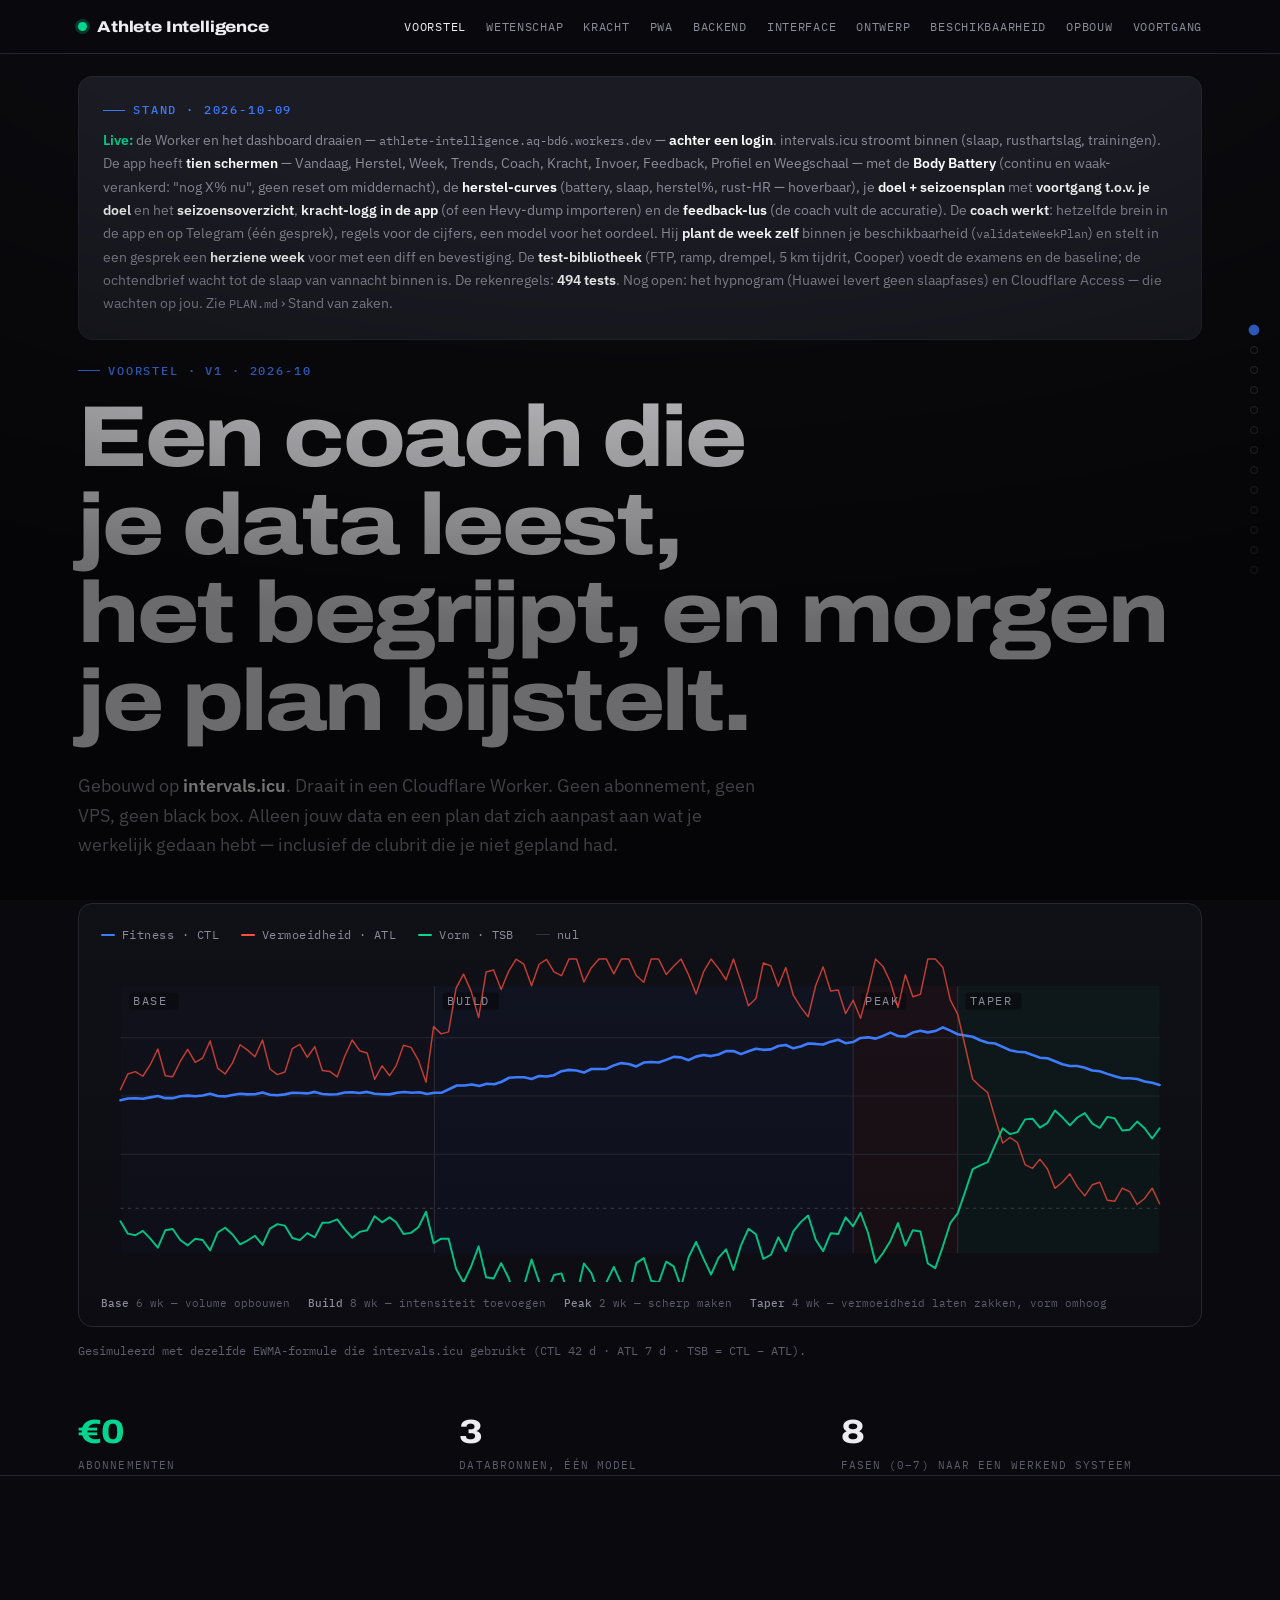
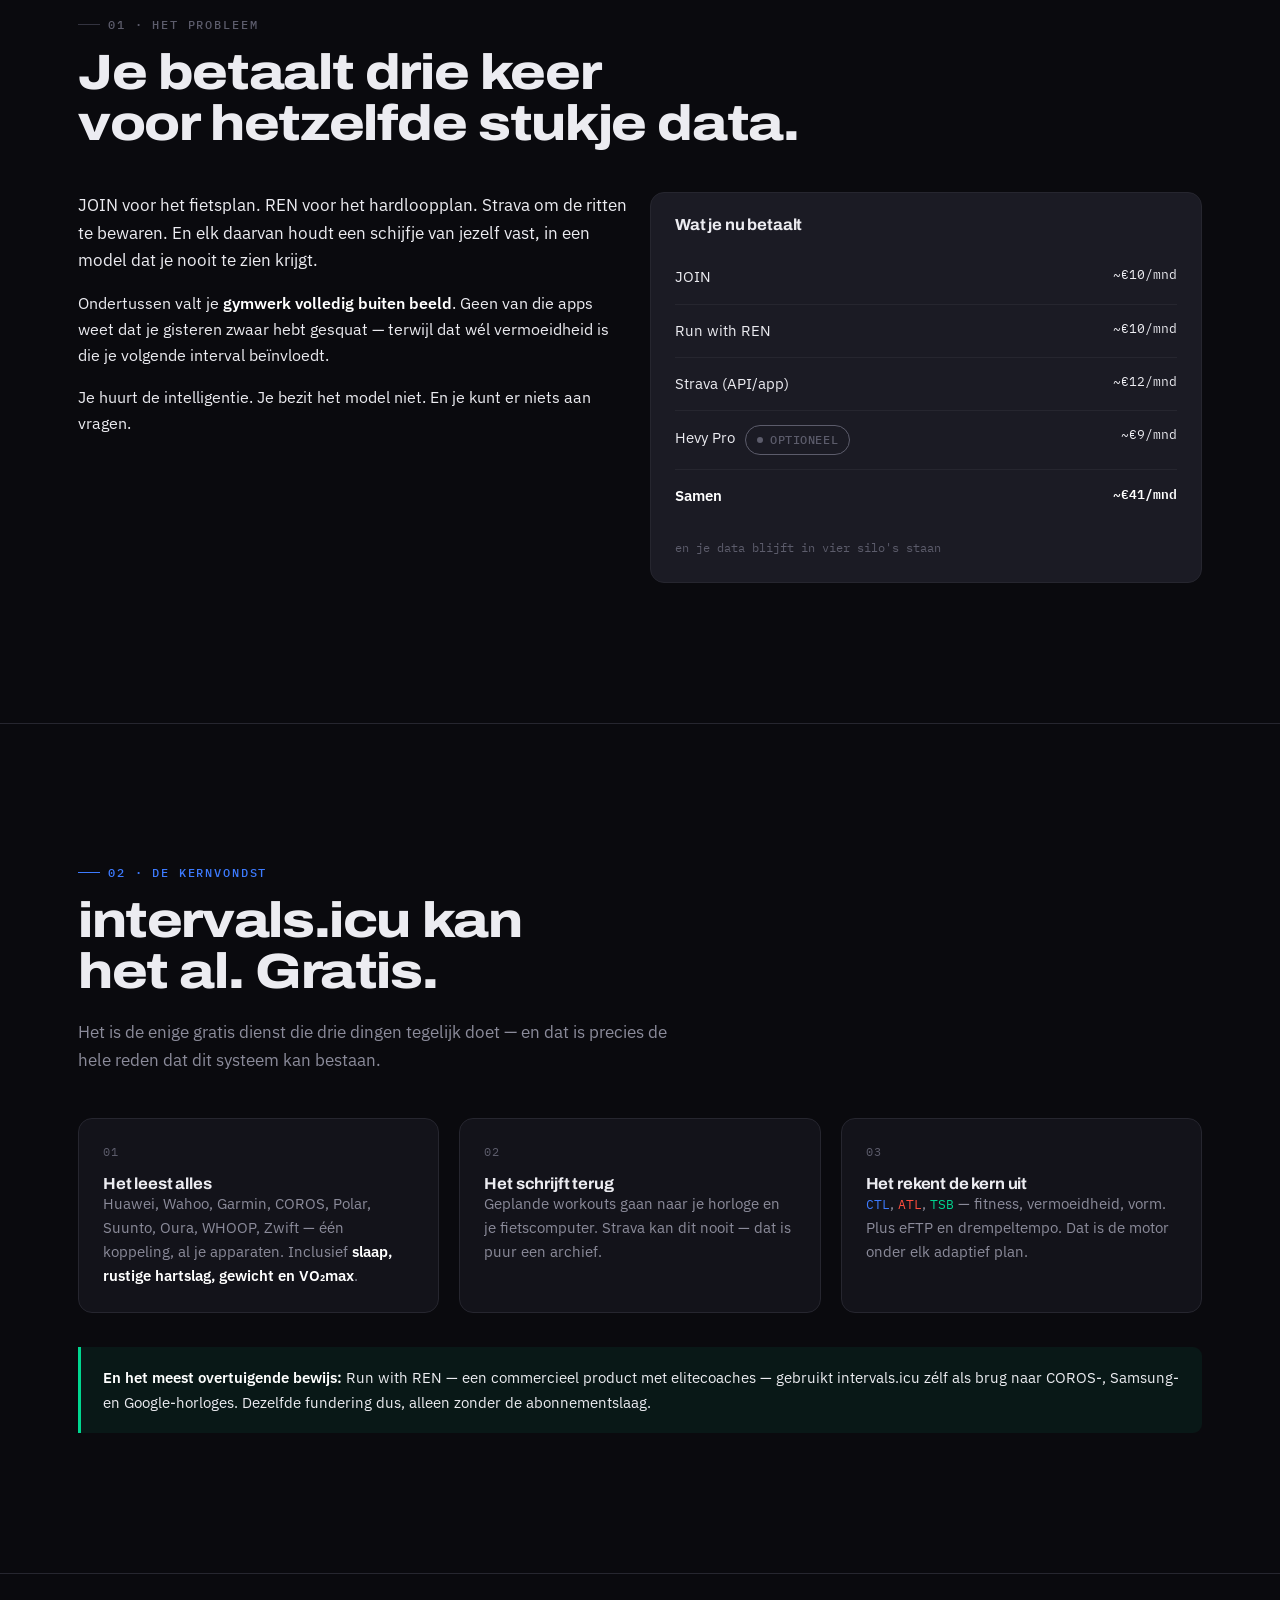
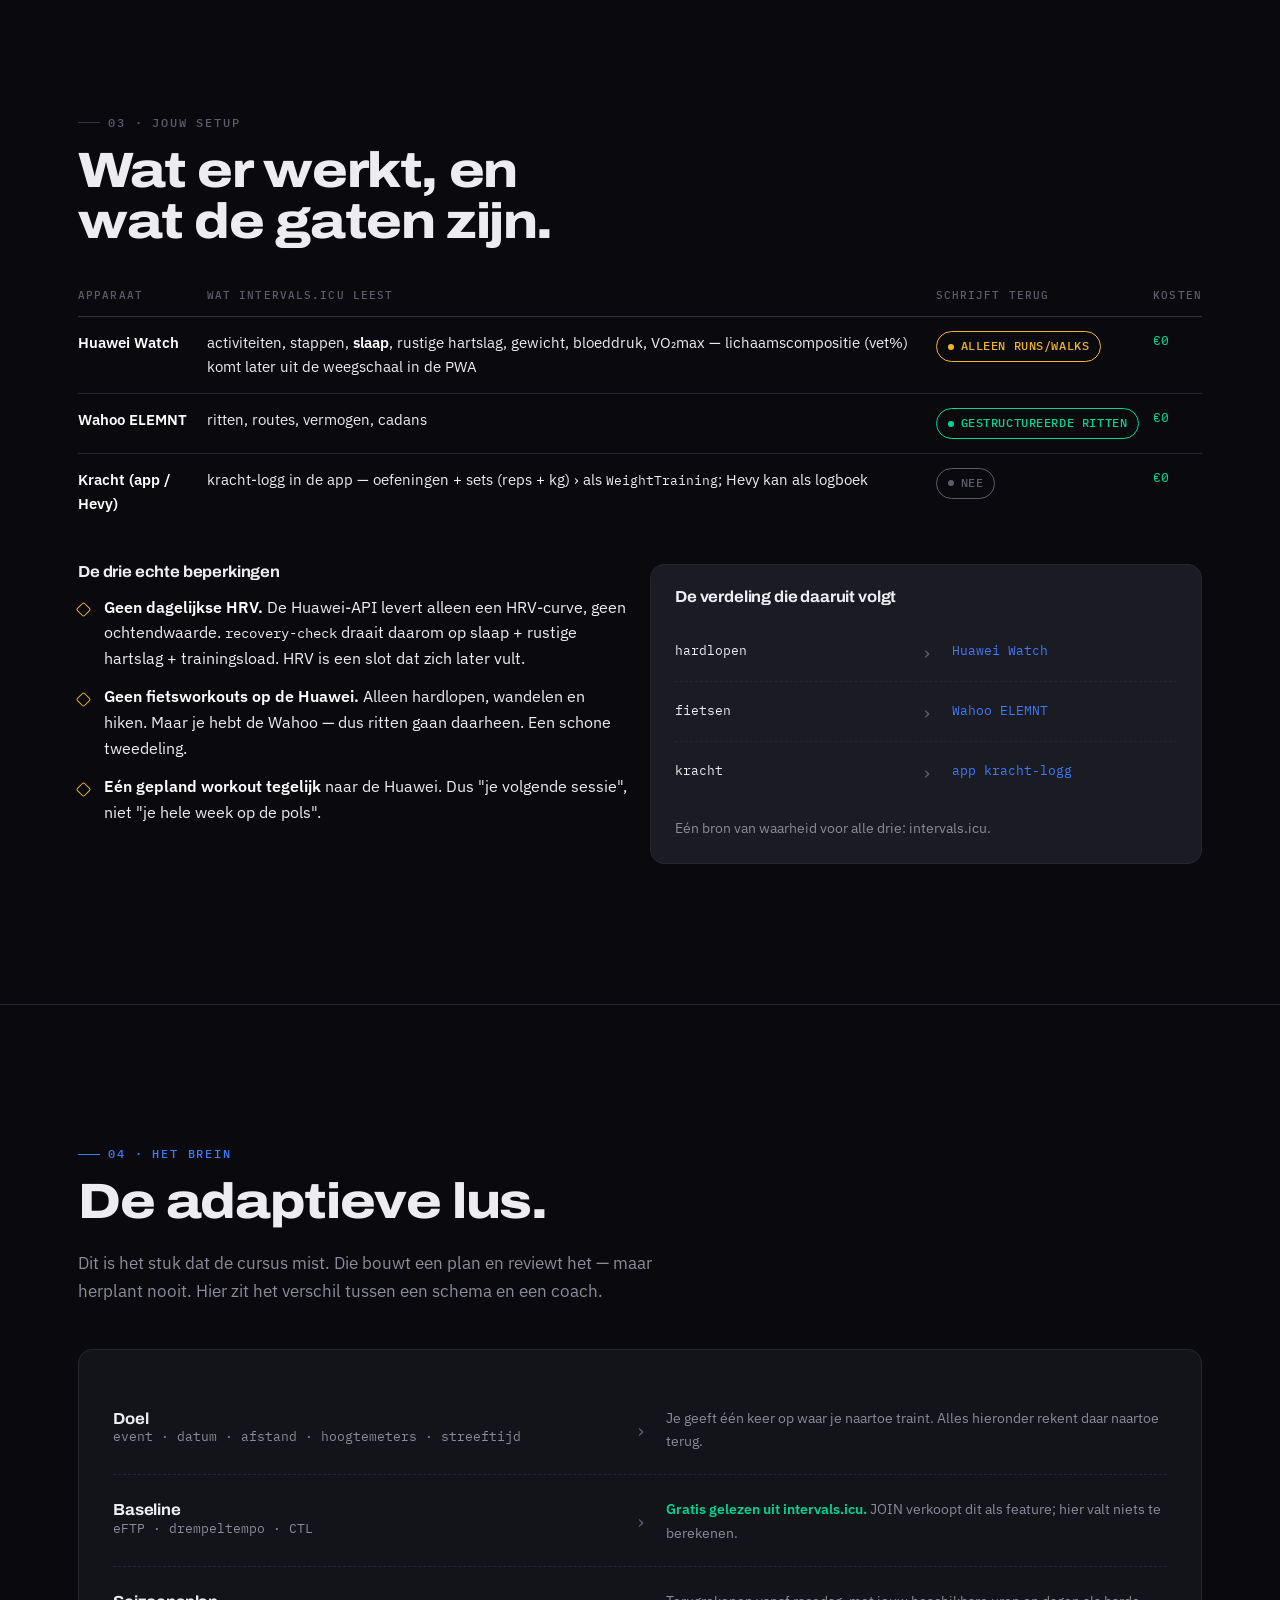
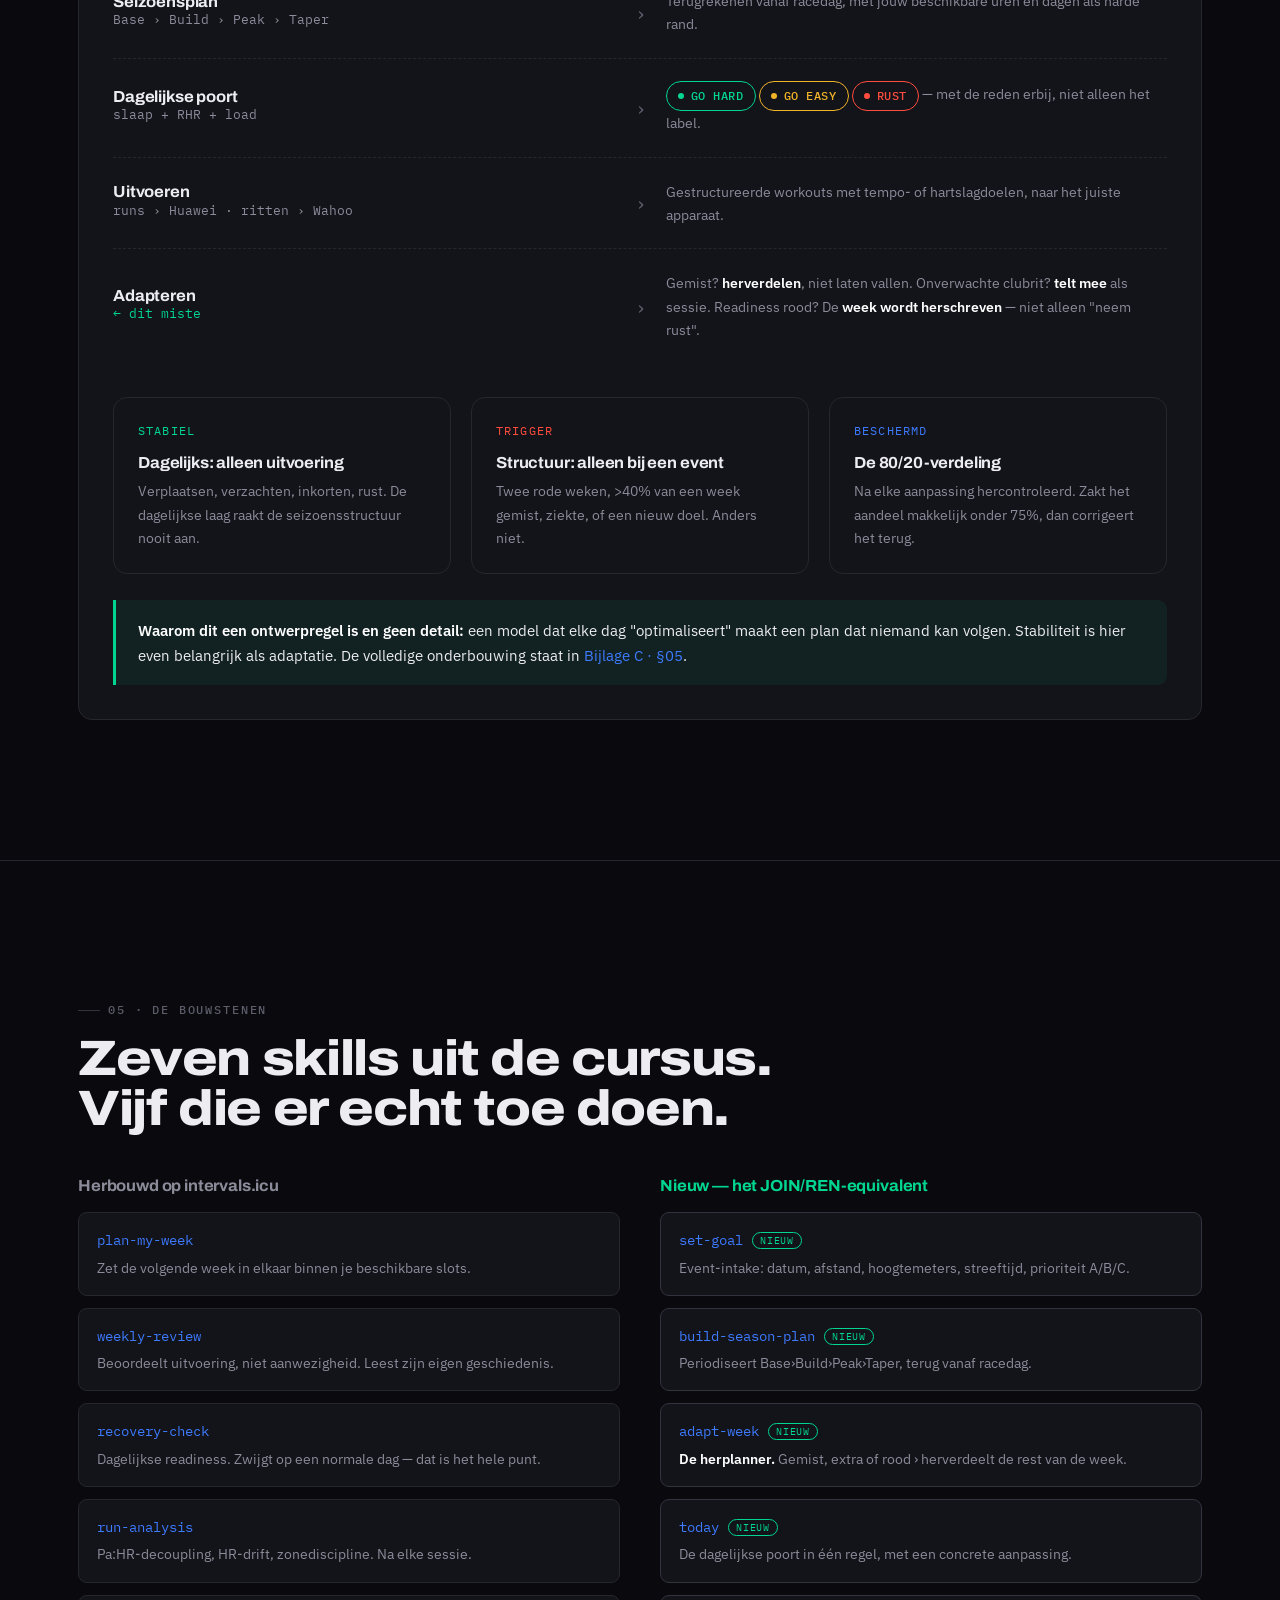
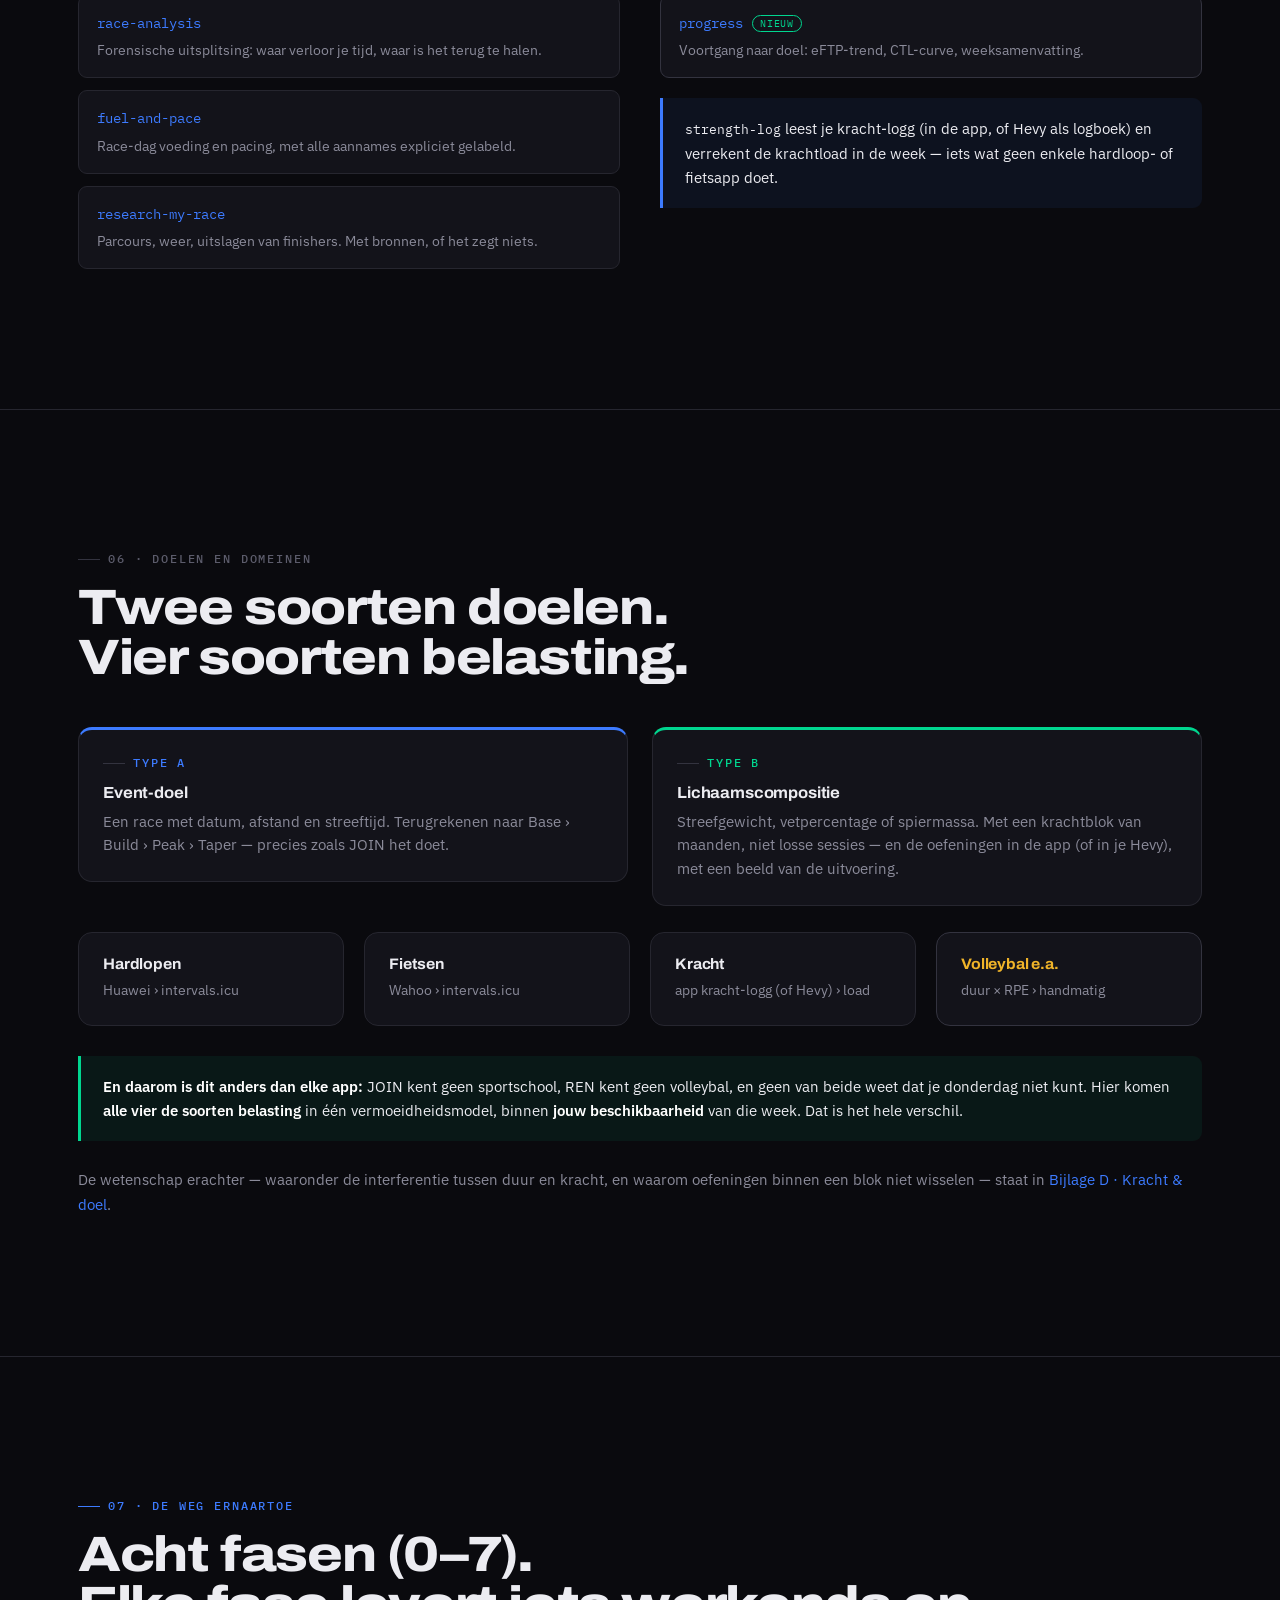
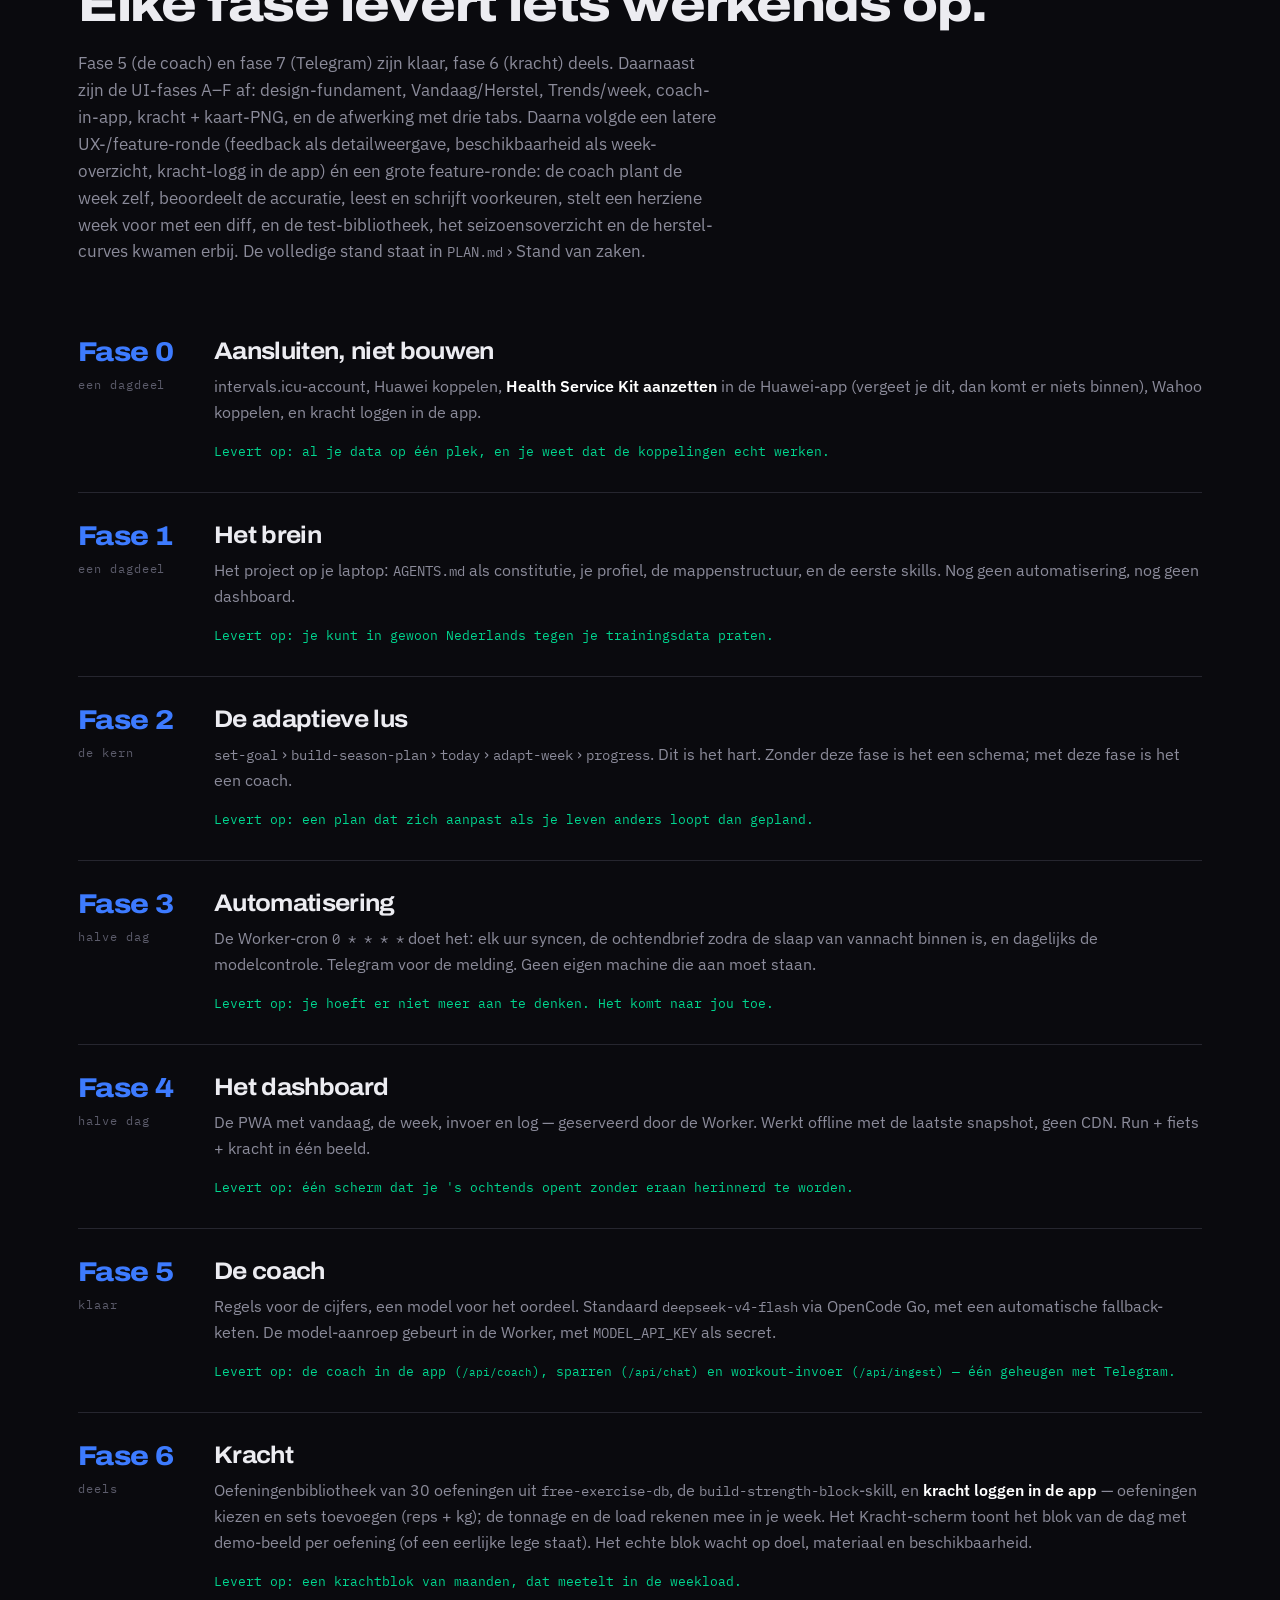
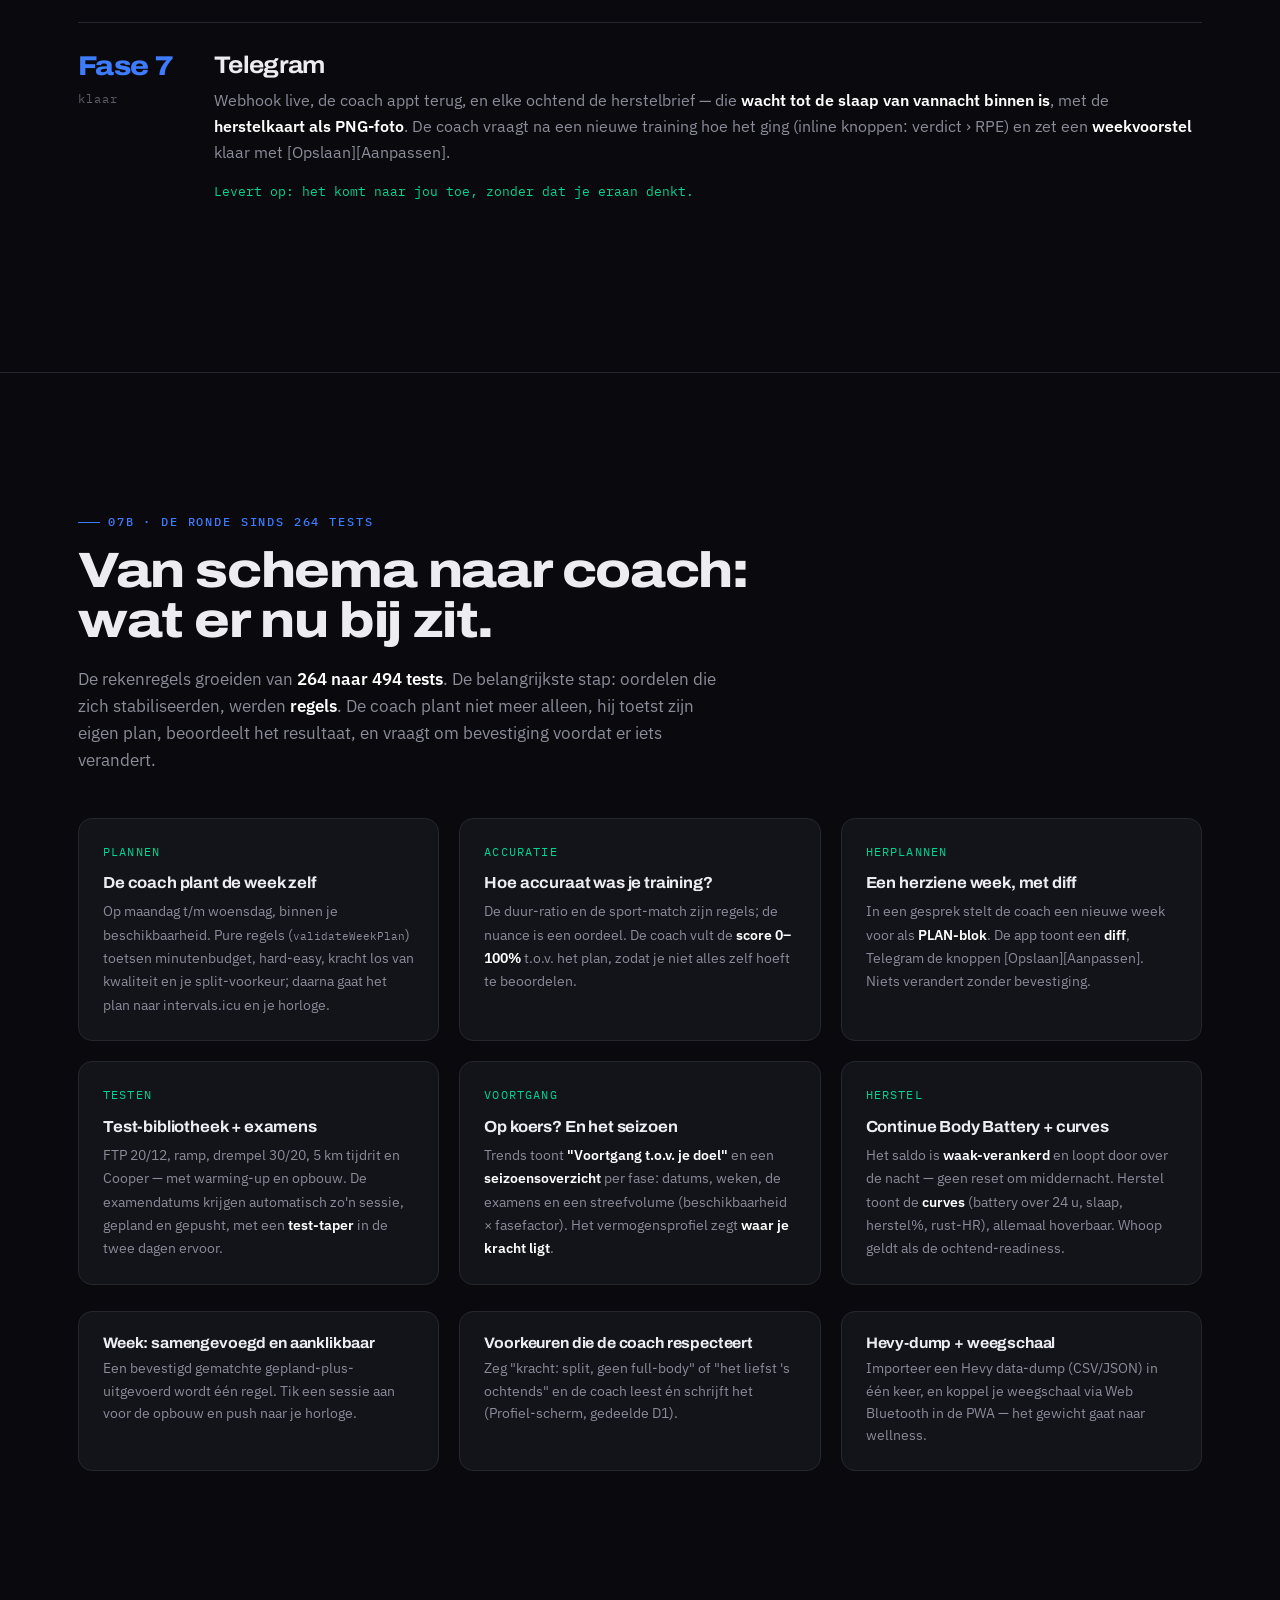
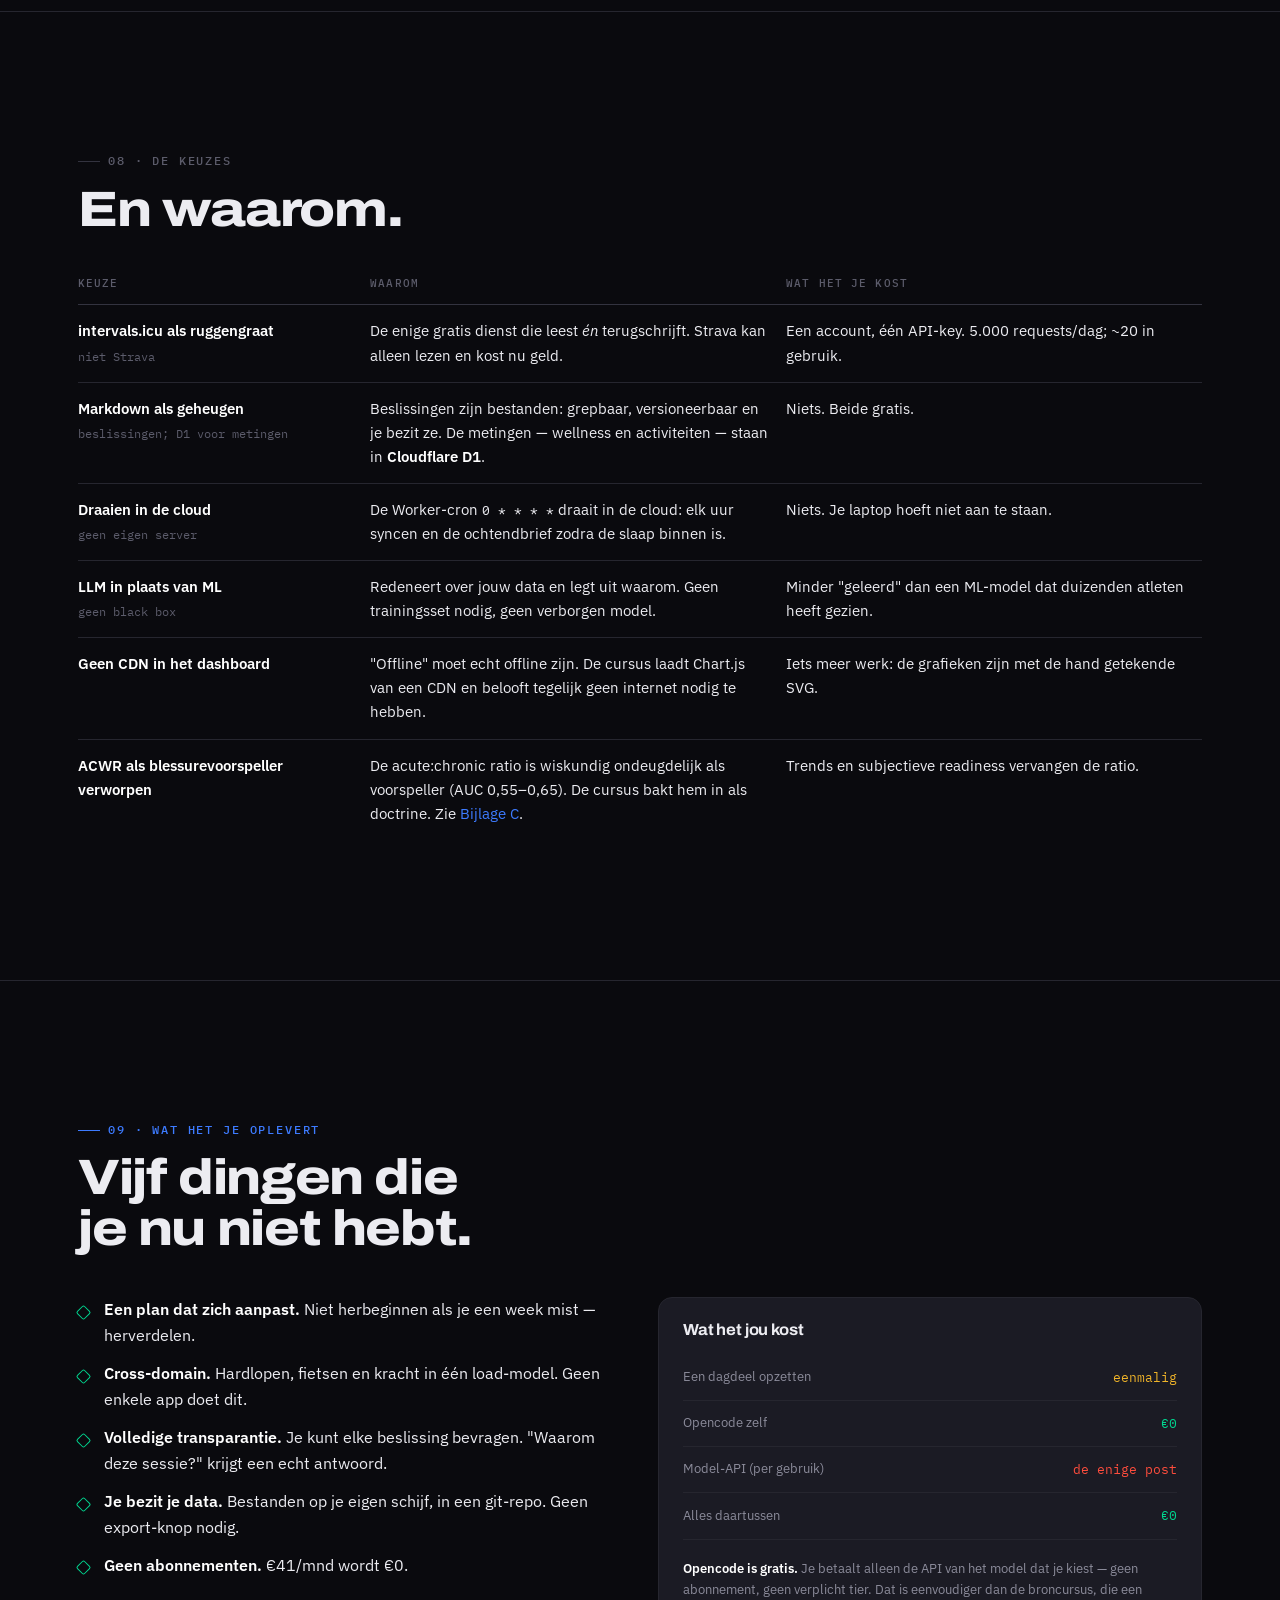
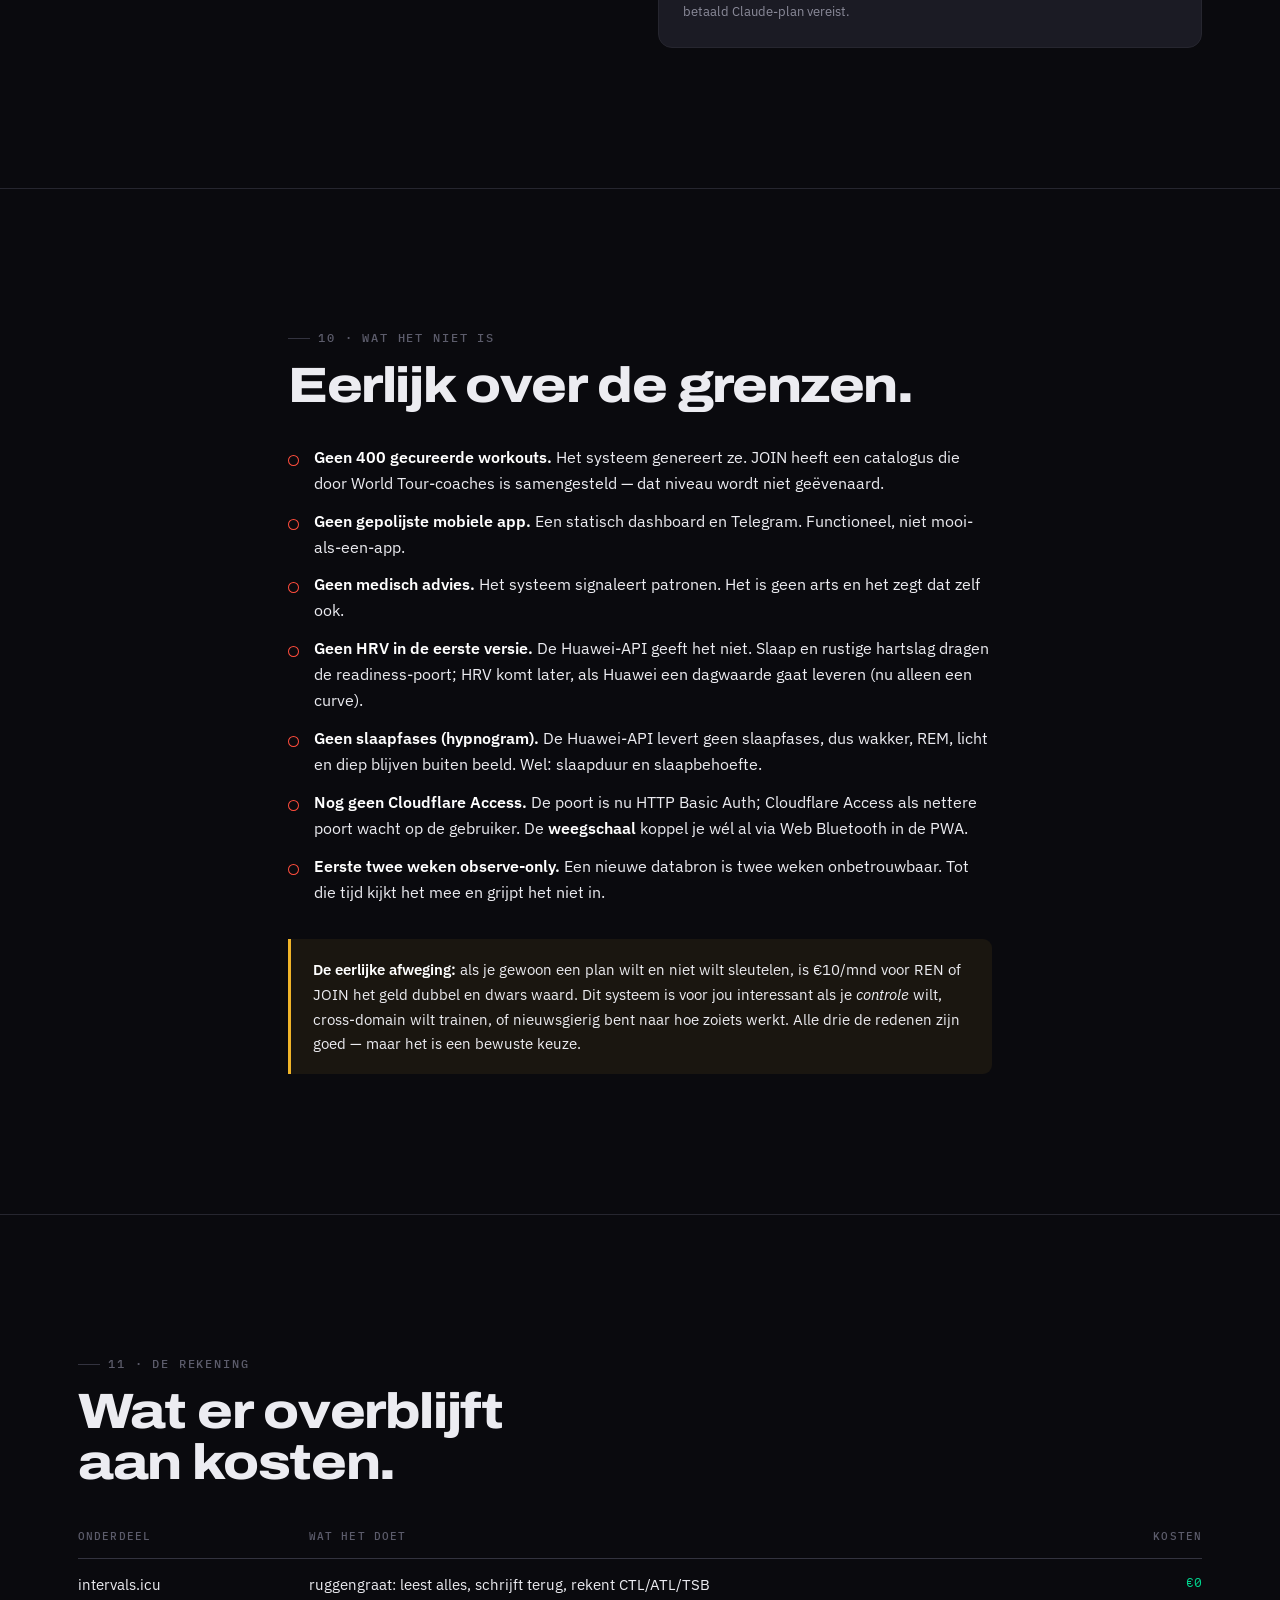
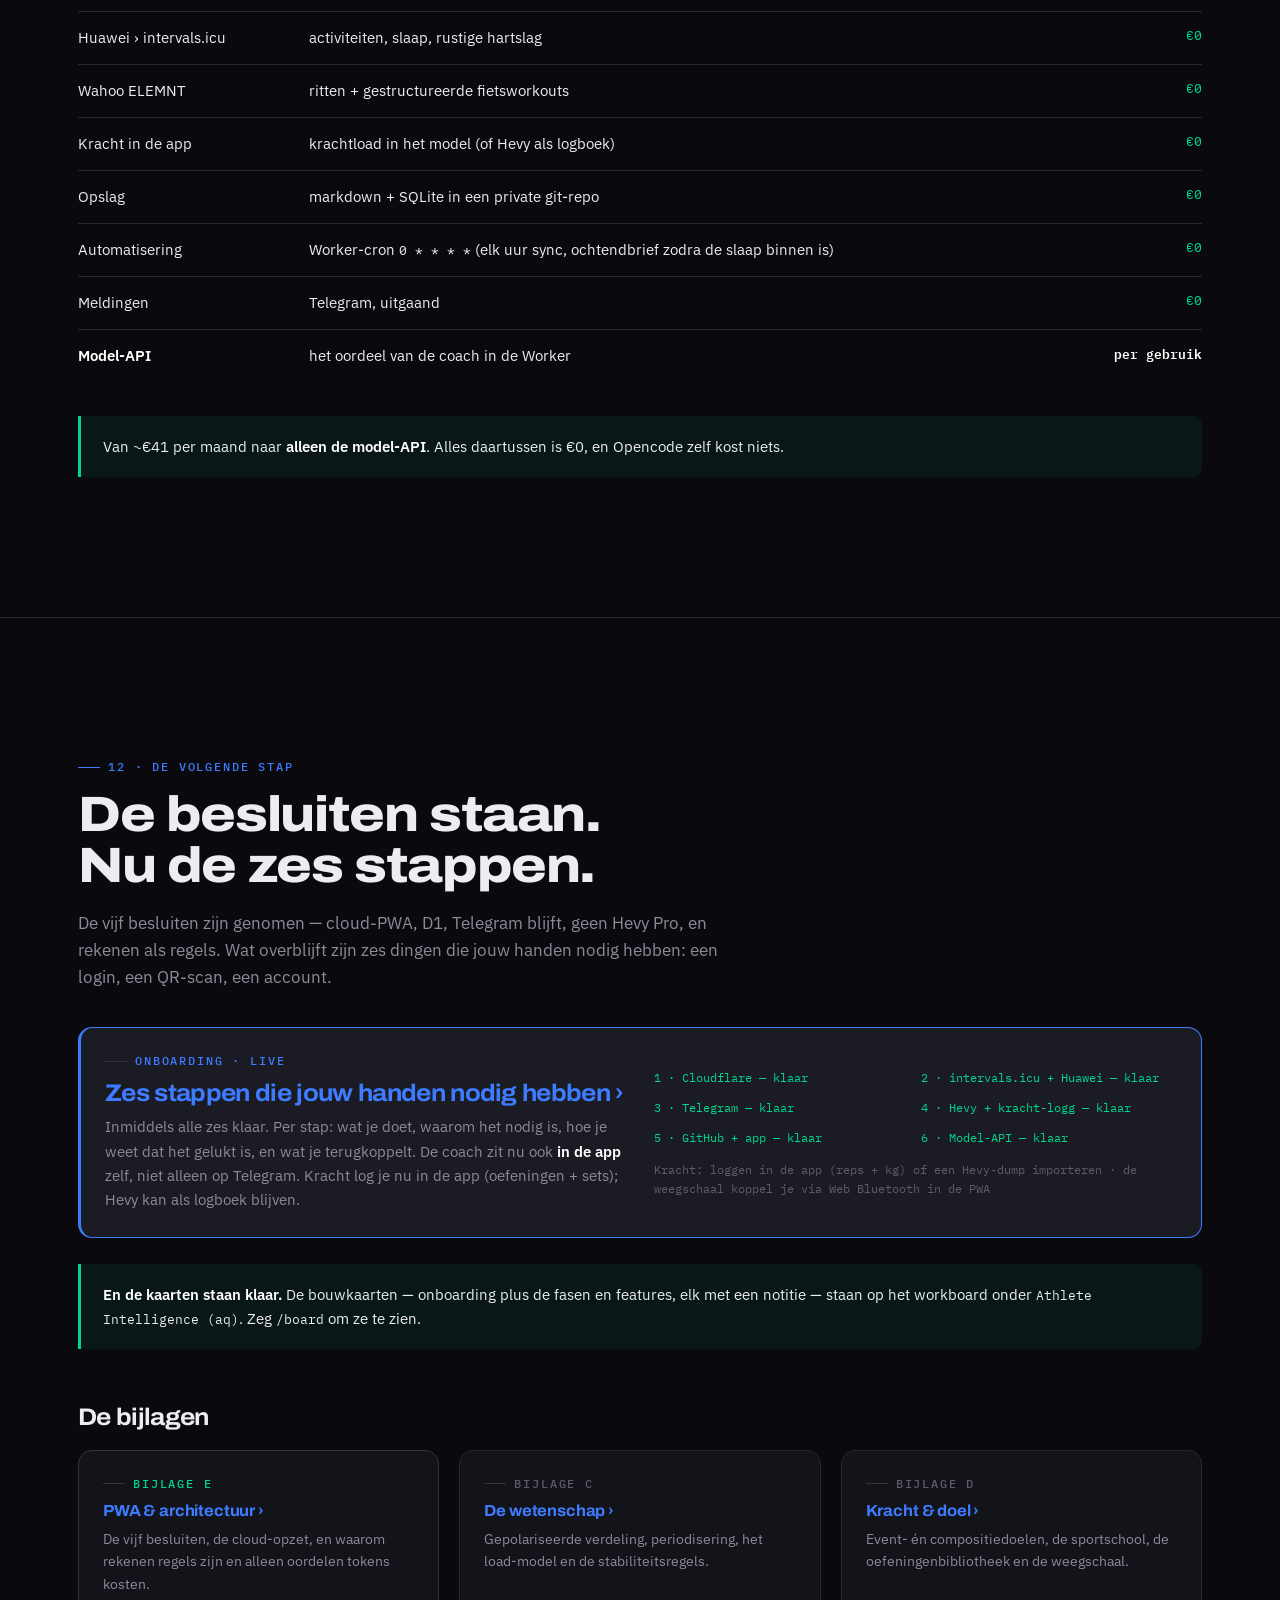
<file: index.html>
<!DOCTYPE html>
<html lang="nl">
<head>
<meta charset="utf-8">
<meta name="viewport" content="width=device-width, initial-scale=1">
<title>Athlete Intelligence — voorstel</title>
<meta name="description" content="Voorstel voor een zelfgebouwd, adaptief trainingssysteem op intervals.icu. Gratis, geen VPS, volledig transparant.">
<link rel="preconnect" href="https://fonts.googleapis.com">
<link rel="preconnect" href="https://fonts.gstatic.com" crossorigin>
<link href="https://fonts.googleapis.com/css2?family=Archivo:wdth,wght@62..125,400..900&family=IBM+Plex+Mono:wght@400;500&family=IBM+Plex+Sans:wght@400;500;600&display=swap" rel="stylesheet">
<link rel="stylesheet" href="assets/app.css">
</head>
<body>

<nav class="nav">
  <div class="nav-inner">
    <span class="brand"><span class="dot"></span>Athlete&nbsp;Intelligence</span>
    <div class="nav-links">
      <a href="index.html" aria-current="page">Voorstel</a>
      <a href="science.html">Wetenschap</a>
      <a href="strength.html">Kracht</a>
      <a href="pwa.html">PWA</a>
      <a href="backend.html">Backend</a>
      <a href="frontend.html">Interface</a>
      <a href="design.html">Ontwerp</a>
      <a href="beschikbaarheid.html">Beschikbaarheid</a>
      <a href="opbouw.html">Opbouw</a>
      <a href="voortgang.html">Voortgang</a>
    </div>
  </div>
</nav>

<!-- ============ STAND ============ -->
<section class="band" id="stand" style="padding:22px 0;border-top:0">
  <div class="wrap">
    <div class="card raised" style="display:flex;flex-wrap:wrap;gap:8px 26px;align-items:baseline">
      <span class="eyebrow accent" style="margin:0">Stand · 2026-10-09</span>
      <span style="font-size:.9rem;color:var(--muted)">
        <strong style="color:var(--form)">Live:</strong> de Worker en het dashboard draaien —
        <span class="mono" style="font-size:.82em">athlete-intelligence.aq-bd6.workers.dev</span> —
        <strong>achter een login</strong>. intervals.icu stroomt binnen (slaap, rusthartslag, trainingen).
        De app heeft <strong>tien schermen</strong> — Vandaag, Herstel, Week, Trends, Coach, Kracht,
        Invoer, Feedback, Profiel en Weegschaal — met de <strong>Body Battery</strong> (continu en
        waak-verankerd: "nog X% nu", geen reset om middernacht), de <strong>herstel-curves</strong>
        (battery, slaap, herstel%, rust-HR — hoverbaar), je <strong>doel + seizoensplan</strong> met
        <strong>voortgang t.o.v. je doel</strong> en het <strong>seizoensoverzicht</strong>,
        <strong>kracht-logg in de app</strong> (of een Hevy-dump importeren) en de
        <strong>feedback-lus</strong> (de coach vult de accuratie). De <strong>coach werkt</strong>:
        hetzelfde brein in de app en op Telegram (één gesprek), regels voor de cijfers, een model voor
        het oordeel. Hij <strong>plant de week zelf</strong> binnen je beschikbaarheid
        (<span class="mono" style="font-size:.82em">validateWeekPlan</span>) en stelt in een gesprek
        een <strong>herziene week</strong> voor met een diff en bevestiging. De <strong>test-bibliotheek</strong>
        (FTP, ramp, drempel, 5 km tijdrit, Cooper) voedt de examens en de baseline; de ochtendbrief
        wacht tot de slaap van vannacht binnen is. De rekenregels: <strong>494 tests</strong>. Nog open:
        het hypnogram (Huawei levert geen slaapfases) en Cloudflare Access — die wachten op jou.
        Zie <span class="mono" style="font-size:.82em">PLAN.md</span> › Stand van zaken.
      </span>
    </div>
  </div>
</section>

<!-- ============ HERO ============ -->
<header class="band" id="hero">
  <div class="wrap">
    <p class="eyebrow accent">Voorstel · v1 · 2026-10</p>
    <h1>Een coach die je data leest,<br>het begrijpt, en morgen<br>je plan bijstelt.</h1>

    <p class="lead reveal" style="max-width:62ch;margin-top:26px;font-size:1.12rem;color:var(--muted)">
      Gebouwd op <strong>intervals.icu</strong>. Draait in een Cloudflare Worker. Geen abonnement,
      geen VPS, geen black box. Alleen jouw data en een plan dat zich aanpast aan wat je
      werkelijk gedaan hebt — inclusief de clubrit die je niet gepland had.
    </p>

    <div class="reveal" style="margin-top:44px">
      <div class="chart-shell">
        <div class="chart-legend">
          <i class="l-ctl">Fitness · CTL</i>
          <i class="l-atl">Vermoeidheid · ATL</i>
          <i class="l-tsb">Vorm · TSB</i>
          <i class="l-zero">nul</i>
        </div>

        <svg class="chart-svg" viewBox="0 0 1000 300" role="img"
             aria-label="Fitness, vermoeidheid en vorm over een seizoen van twintig weken, met de fases Base, Build, Peak en Taper.">
          <defs>
            <linearGradient id="ctlFill" x1="0" y1="0" x2="0" y2="1">
              <stop offset="0%" stop-color="#3d7bff" stop-opacity="0.22"/>
              <stop offset="100%" stop-color="#3d7bff" stop-opacity="0"/>
            </linearGradient>
          </defs>

          <!-- fase-banden: het plan en de fysiologie zijn hetzelfde plaatje -->
          <g class="phase-bands">
            <rect x="18" y="26" width="291.3" height="248" fill="#3d7bff" opacity="0.02"/>
            <rect x="309.3" y="26" width="388.4" height="248" fill="#3d7bff" opacity="0.045"/>
            <rect x="697.7" y="26" width="97" height="248" fill="#ff4d3d" opacity="0.045"/>
            <rect x="794.7" y="26" width="187.3" height="248" fill="#00d68f" opacity="0.045"/>
          </g>
          <g stroke="#2c2c38" stroke-width="1" class="phase-bands">
            <line x1="309.3" y1="26" x2="309.3" y2="274"/>
            <line x1="697.7" y1="26" x2="697.7" y2="274"/>
            <line x1="794.7" y1="26" x2="794.7" y2="274"/>
          </g>
          <g font-family="IBM Plex Mono, monospace" font-size="11" letter-spacing="1.4">
            <rect x="26" y="32" width="46" height="16" rx="3" fill="#0a0a0e" opacity="0.72"/>
            <rect x="317" y="32" width="52" height="16" rx="3" fill="#0a0a0e" opacity="0.72"/>
            <rect x="705" y="32" width="42" height="16" rx="3" fill="#0a0a0e" opacity="0.72"/>
            <rect x="802" y="32" width="52" height="16" rx="3" fill="#0a0a0e" opacity="0.72"/>
            <text x="30" y="44" fill="#8b8b9a">BASE</text>
            <text x="321" y="44" fill="#8b8b9a">BUILD</text>
            <text x="709" y="44" fill="#8b8b9a">PEAK</text>
            <text x="806" y="44" fill="#8b8b9a">TAPER</text>
          </g>

          <!-- rasterlijnen -->
          <g stroke="#26262f" stroke-width="1">
            <line x1="18" y1="74" x2="982" y2="74"/>
            <line x1="18" y1="128" x2="982" y2="128"/>
            <line x1="18" y1="182" x2="982" y2="182"/>
          </g>

          <!-- nul-lijn voor TSB -->
          <line x1="18" y1="232.3" x2="982" y2="232.3" stroke="#33333f" stroke-width="1" stroke-dasharray="3 4"/>

          <!-- CTL -->
          <path d="M18.0 132.0 L24.9 130.3 L31.9 130.1 L38.8 130.5 L45.7 129.3 L52.7 128.0 L59.6 130.0 L66.5 130.0 L73.5 128.3 L80.4 127.7 L87.4 128.3 L94.3 127.6 L101.2 126.0 L108.2 128.0 L115.1 128.4 L122.0 127.1 L129.0 126.0 L135.9 126.5 L142.8 126.4 L149.8 124.8 L156.7 126.8 L163.6 127.4 L170.6 126.5 L177.5 125.0 L184.4 125.3 L191.4 125.6 L198.3 124.2 L205.3 126.1 L212.2 126.7 L219.1 126.4 L226.1 124.8 L233.0 124.6 L239.9 125.2 L246.9 124.2 L253.8 126.0 L260.7 126.4 L267.7 126.5 L274.6 125.0 L281.5 124.3 L288.5 125.0 L295.4 124.5 L302.3 126.2 L309.3 125.0 L316.2 124.9 L323.2 121.5 L330.1 118.3 L337.0 118.3 L344.0 117.3 L350.9 118.7 L357.8 116.7 L364.8 117.1 L371.7 114.8 L378.6 111.1 L385.6 110.6 L392.5 110.6 L399.4 112.2 L406.4 109.5 L413.3 109.9 L420.2 108.7 L427.2 105.0 L434.1 103.8 L441.1 104.4 L448.0 106.3 L454.9 103.0 L461.9 103.0 L468.8 102.9 L475.7 99.6 L482.7 97.5 L489.6 98.3 L496.5 100.6 L503.5 97.0 L510.4 96.4 L517.3 97.0 L524.3 94.5 L531.2 91.7 L538.1 92.2 L545.1 94.8 L552.0 91.5 L558.9 90.0 L565.9 91.0 L572.8 89.5 L579.8 86.4 L586.7 86.3 L593.6 89.2 L600.6 86.5 L607.5 84.2 L614.4 85.2 L621.4 84.8 L628.3 81.6 L635.2 80.7 L642.2 83.8 L649.1 82.1 L656.0 79.3 L663.0 79.7 L669.9 80.3 L676.8 77.6 L683.8 75.8 L690.7 79.0 L697.7 78.0 L704.6 74.2 L711.5 73.6 L718.5 74.8 L725.4 72.3 L732.3 69.2 L739.3 72.4 L746.2 72.7 L753.1 69.2 L760.1 67.5 L767.0 69.0 L773.9 67.8 L780.9 64.3 L787.8 67.4 L794.7 70.7 L801.7 71.9 L808.6 73.1 L815.6 76.3 L822.5 78.7 L829.4 79.3 L836.4 82.5 L843.3 85.6 L850.2 87.0 L857.2 87.5 L864.1 89.9 L871.0 92.5 L878.0 93.0 L884.9 95.8 L891.8 98.5 L898.8 100.2 L905.7 100.2 L912.6 101.8 L919.6 104.4 L926.5 105.1 L933.5 107.5 L940.4 109.6 L947.3 111.6 L954.3 111.5 L961.2 112.2 L968.1 114.6 L975.1 115.7 L982.0 117.8 L 982.0 274.0 L 18.0 274.0 Z"
                fill="url(#ctlFill)" stroke="none" opacity="0"/>
          <path class="draw" d="M18.0 132.0 L24.9 130.3 L31.9 130.1 L38.8 130.5 L45.7 129.3 L52.7 128.0 L59.6 130.0 L66.5 130.0 L73.5 128.3 L80.4 127.7 L87.4 128.3 L94.3 127.6 L101.2 126.0 L108.2 128.0 L115.1 128.4 L122.0 127.1 L129.0 126.0 L135.9 126.5 L142.8 126.4 L149.8 124.8 L156.7 126.8 L163.6 127.4 L170.6 126.5 L177.5 125.0 L184.4 125.3 L191.4 125.6 L198.3 124.2 L205.3 126.1 L212.2 126.7 L219.1 126.4 L226.1 124.8 L233.0 124.6 L239.9 125.2 L246.9 124.2 L253.8 126.0 L260.7 126.4 L267.7 126.5 L274.6 125.0 L281.5 124.3 L288.5 125.0 L295.4 124.5 L302.3 126.2 L309.3 125.0 L316.2 124.9 L323.2 121.5 L330.1 118.3 L337.0 118.3 L344.0 117.3 L350.9 118.7 L357.8 116.7 L364.8 117.1 L371.7 114.8 L378.6 111.1 L385.6 110.6 L392.5 110.6 L399.4 112.2 L406.4 109.5 L413.3 109.9 L420.2 108.7 L427.2 105.0 L434.1 103.8 L441.1 104.4 L448.0 106.3 L454.9 103.0 L461.9 103.0 L468.8 102.9 L475.7 99.6 L482.7 97.5 L489.6 98.3 L496.5 100.6 L503.5 97.0 L510.4 96.4 L517.3 97.0 L524.3 94.5 L531.2 91.7 L538.1 92.2 L545.1 94.8 L552.0 91.5 L558.9 90.0 L565.9 91.0 L572.8 89.5 L579.8 86.4 L586.7 86.3 L593.6 89.2 L600.6 86.5 L607.5 84.2 L614.4 85.2 L621.4 84.8 L628.3 81.6 L635.2 80.7 L642.2 83.8 L649.1 82.1 L656.0 79.3 L663.0 79.7 L669.9 80.3 L676.8 77.6 L683.8 75.8 L690.7 79.0 L697.7 78.0 L704.6 74.2 L711.5 73.6 L718.5 74.8 L725.4 72.3 L732.3 69.2 L739.3 72.4 L746.2 72.7 L753.1 69.2 L760.1 67.5 L767.0 69.0 L773.9 67.8 L780.9 64.3 L787.8 67.4 L794.7 70.7 L801.7 71.9 L808.6 73.1 L815.6 76.3 L822.5 78.7 L829.4 79.3 L836.4 82.5 L843.3 85.6 L850.2 87.0 L857.2 87.5 L864.1 89.9 L871.0 92.5 L878.0 93.0 L884.9 95.8 L891.8 98.5 L898.8 100.2 L905.7 100.2 L912.6 101.8 L919.6 104.4 L926.5 105.1 L933.5 107.5 L940.4 109.6 L947.3 111.6 L954.3 111.5 L961.2 112.2 L968.1 114.6 L975.1 115.7 L982.0 117.8"
                fill="none" stroke="#3d7bff" stroke-width="2.4" stroke-linecap="round" stroke-linejoin="round"/>

          <!-- ATL -->
          <path class="draw d2" d="M18.0 122.1 L24.9 107.6 L31.9 105.4 L38.8 109.7 L45.7 99.0 L52.7 84.4 L59.6 109.2 L66.5 110.1 L73.5 96.0 L80.4 84.7 L87.4 96.8 L94.3 92.8 L101.2 77.0 L108.2 102.1 L115.1 107.6 L122.0 97.3 L129.0 80.5 L135.9 85.5 L142.8 91.6 L149.8 76.0 L156.7 103.0 L163.6 108.2 L170.6 105.8 L177.5 84.0 L184.4 80.2 L191.4 92.1 L198.3 82.2 L205.3 104.4 L212.2 105.2 L219.1 110.3 L226.1 91.2 L233.0 76.1 L239.9 86.0 L246.9 88.1 L253.8 112.6 L260.7 100.0 L267.7 109.2 L273.7 100.1 L280.6 80.9 L287.6 82.9 L294.6 95.3 L301.5 115.2 L308.5 63.6 L315.5 70.4 L322.4 68.5 L329.4 27.9 L336.3 15.0 L343.3 30.7 L350.3 55.3 L357.2 13.0 L364.2 11.2 L371.2 29.2 L378.1 12.4 L385.1 1.0 L392.1 5.6 L399.4 25.7 L406.4 5.8 L413.3 1.2 L420.2 12.9 L427.2 16.4 L434.1 1.0 L441.1 1.0 L448.0 22.3 L454.9 9.0 L461.9 1.0 L468.8 1.0 L475.7 14.7 L482.7 1.0 L489.6 1.0 L496.5 16.3 L503.5 22.5 L510.4 1.0 L517.3 1.0 L524.3 15.3 L531.2 7.6 L538.1 1.0 L545.1 15.7 L552.0 33.5 L558.9 12.9 L565.9 1.0 L572.8 9.6 L579.8 20.2 L586.7 1.0 L593.6 21.9 L600.6 44.3 L607.5 37.6 L614.4 4.6 L621.4 7.3 L628.3 26.3 L635.2 8.8 L642.2 34.5 L649.1 45.6 L656.0 54.5 L663.0 25.5 L669.9 8.2 L676.8 30.6 L683.8 29.7 L690.7 51.5 L697.7 39.2 L704.6 55.9 L711.5 30.4 L718.5 1.0 L725.4 7.8 L732.3 22.3 L739.3 45.9 L746.2 15.5 L753.1 35.9 L760.1 33.7 L767.0 1.0 L773.9 1.0 L780.9 8.5 L787.8 38.8 L794.7 52.1 L801.7 82.1 L808.6 112.5 L815.6 119.1 L822.5 124.8 L829.4 148.5 L836.4 171.6 L843.3 166.5 L850.2 171.3 L857.2 191.6 L864.1 195.1 L871.0 186.6 L878.0 195.7 L884.9 213.7 L891.8 208.0 L898.8 200.2 L905.7 212.3 L912.6 220.7 L919.6 210.4 L926.5 208.0 L933.5 224.7 L940.4 225.7 L947.3 213.6 L954.3 216.7 L961.2 228.7 L968.1 223.1 L975.1 213.5 L982.0 228.0"
                fill="none" stroke="#ff4d3d" stroke-width="1.35" stroke-linecap="round" stroke-linejoin="round" opacity="0.75"/>

          <!-- TSB -->
          <path class="draw d3" d="M18.0 244.3 L24.9 255.7 L31.9 257.2 L38.8 253.2 L45.7 260.4 L52.7 268.7 L59.6 252.6 L66.5 251.4 L73.5 261.6 L80.4 266.6 L87.4 260.4 L94.3 261.6 L101.2 271.2 L108.2 254.7 L115.1 250.2 L122.0 256.5 L129.0 265.7 L135.9 262.1 L142.8 257.7 L149.8 266.2 L156.7 251.0 L163.6 246.9 L170.6 248.3 L177.5 259.7 L184.4 261.7 L191.4 255.2 L198.3 259.1 L205.3 245.6 L212.2 245.3 L219.1 242.4 L226.1 251.8 L233.0 259.5 L239.9 254.1 L246.9 252.5 L253.8 239.5 L260.7 245.2 L267.7 240.6 L273.7 245.2 L280.6 256.0 L287.6 255.0 L294.6 249.5 L301.5 235.4 L308.5 264.6 L315.5 260.4 L322.4 260.3 L329.4 288.4 L336.3 301.0 L343.3 286.2 L350.3 267.5 L357.2 296.2 L364.2 297.3 L371.2 283.0 L378.1 296.9 L385.1 316.9 L392.1 305.1 L399.4 279.6 L406.4 300.5 L413.3 311.4 L420.2 294.1 L427.2 292.6 L434.1 314.3 L441.1 313.2 L448.0 283.4 L454.9 292.3 L461.9 311.8 L468.8 301.0 L475.7 286.6 L482.7 302.3 L489.6 313.4 L496.5 283.1 L503.5 278.4 L510.4 299.4 L517.3 301.2 L524.3 281.7 L531.2 286.1 L538.1 305.2 L545.1 277.6 L552.0 263.4 L558.9 278.8 L565.9 293.6 L572.8 278.2 L579.8 270.2 L586.7 289.4 L593.6 266.8 L600.6 251.2 L607.5 256.3 L614.4 279.1 L621.4 275.3 L628.3 259.1 L635.2 271.9 L642.2 253.5 L649.1 245.0 L656.0 238.9 L663.0 261.3 L669.9 271.9 L676.8 255.4 L683.8 256.1 L690.7 240.6 L697.7 248.9 L704.6 236.4 L711.5 254.9 L718.5 282.7 L725.4 273.7 L732.3 262.5 L739.3 245.9 L746.2 267.0 L753.1 252.5 L760.1 253.7 L767.0 283.4 L773.9 287.7 L780.9 267.7 L787.8 246.0 L794.7 236.9 L801.7 216.6 L808.6 195.9 L815.6 192.4 L822.5 189.4 L829.4 173.5 L836.4 158.0 L843.3 163.4 L850.2 161.5 L857.2 149.7 L864.1 149.1 L871.0 157.4 L878.0 152.9 L884.9 141.5 L891.8 147.8 L898.8 155.3 L905.7 148.0 L912.6 143.9 L919.6 153.7 L926.5 157.7 L933.5 147.4 L940.4 148.8 L947.3 160.1 L954.3 159.3 L961.2 151.7 L968.1 157.9 L975.1 167.4 L982.0 158.0"
                fill="none" stroke="#00d68f" stroke-width="1.8" stroke-linecap="round" stroke-linejoin="round" opacity="0.9"/>
        </svg>

        <div class="phase-key">
          <span><b>Base</b> 6 wk — volume opbouwen</span>
          <span><b>Build</b> 8 wk — intensiteit toevoegen</span>
          <span><b>Peak</b> 2 wk — scherp maken</span>
          <span><b>Taper</b> 4 wk — vermoeidheid laten zakken, vorm omhoog</span>
        </div>
      </div>
      <p class="mono" style="color:var(--dim);font-size:0.76rem;margin-top:14px">
        Gesimuleerd met dezelfde EWMA-formule die intervals.icu gebruikt (CTL 42 d · ATL 7 d · TSB = CTL − ATL).
      </p>
    </div>

    <div class="grid g3 reveal" style="margin-top:56px">
      <div class="stat"><div class="n" style="color:var(--form)">€0</div><div class="l">abonnementen</div></div>
      <div class="stat"><div class="n">3</div><div class="l">databronnen, één model</div></div>
      <div class="stat"><div class="n">8</div><div class="l">fasen (0–7) naar een werkend systeem</div></div>
    </div>
  </div>
</header>

<!-- ============ PROBLEEM ============ -->
<section class="band" id="probleem">
  <div class="wrap">
    <p class="eyebrow">01 · Het probleem</p>
    <h2>Je betaalt drie keer<br>voor hetzelfde stukje data.</h2>
    <div class="grid g2" style="margin-top:44px;align-items:start">
      <div>
        <p style="font-size:1.06rem">
          JOIN voor het fietsplan. REN voor het hardloopplan. Strava om de ritten te bewaren.
          En elk daarvan houdt een schijfje van jezelf vast, in een model dat je nooit te zien krijgt.
        </p>
        <p>
          Ondertussen valt je <strong>gymwerk volledig buiten beeld</strong>. Geen van die apps
          weet dat je gisteren zwaar hebt gesquat — terwijl dat wél vermoeidheid is die je
          volgende interval beïnvloedt.
        </p>
        <p>
          Je huurt de intelligentie. Je bezit het model niet. En je kunt er niets aan vragen.
        </p>
      </div>
      <div class="card raised">
        <h4 style="margin-bottom:18px">Wat je nu betaalt</h4>
        <table>
          <tr><td>JOIN</td><td class="mono" style="text-align:right">~€10/mnd</td></tr>
          <tr><td>Run with REN</td><td class="mono" style="text-align:right">~€10/mnd</td></tr>
          <tr><td>Strava (API/app)</td><td class="mono" style="text-align:right">~€12/mnd</td></tr>
          <tr><td>Hevy Pro <span class="pill off" style="margin-left:6px">optioneel</span></td><td class="mono" style="text-align:right">~€9/mnd</td></tr>
          <tr><td><strong>Samen</strong></td><td class="mono" style="text-align:right;color:var(--fatigue)"><strong>~€41/mnd</strong></td></tr>
        </table>
        <p class="mono" style="font-size:0.74rem;color:var(--dim);margin-top:16px">
          en je data blijft in vier silo's staan
        </p>
      </div>
    </div>
  </div>
</section>

<!-- ============ KERNVONDST ============ -->
<section class="band" id="kernvondst">
  <div class="wrap">
    <p class="eyebrow accent">02 · De kernvondst</p>
    <h2>intervals.icu kan<br>het al. Gratis.</h2>
    <p class="lead" style="max-width:60ch;margin-top:22px;font-size:1.08rem;color:var(--muted)">
      Het is de enige gratis dienst die drie dingen tegelijk doet — en dat is precies
      de hele reden dat dit systeem kan bestaan.
    </p>

    <div class="grid g3" style="margin-top:44px">
      <div class="card">
        <span class="card-num">01</span>
        <h4>Het leest alles</h4>
        <p style="color:var(--muted);font-size:0.93rem">
          Huawei, Wahoo, Garmin, COROS, Polar, Suunto, Oura, WHOOP, Zwift — één koppeling,
          al je apparaten. Inclusief <strong>slaap, rustige hartslag, gewicht en VO₂max</strong>.
        </p>
      </div>
      <div class="card">
        <span class="card-num">02</span>
        <h4>Het schrijft terug</h4>
        <p style="color:var(--muted);font-size:0.93rem">
          Geplande workouts gaan naar je horloge en je fietscomputer. Strava kan dit nooit —
          dat is puur een archief.
        </p>
      </div>
      <div class="card">
        <span class="card-num">03</span>
        <h4>Het rekent de kern uit</h4>
        <p style="color:var(--muted);font-size:0.93rem">
          <span class="mono" style="color:var(--fitness)">CTL</span>,
          <span class="mono" style="color:var(--fatigue)">ATL</span>,
          <span class="mono" style="color:var(--form)">TSB</span> — fitness, vermoeidheid, vorm.
          Plus eFTP en drempeltempo. Dat is de motor onder elk adaptief plan.
        </p>
      </div>
    </div>

    <div class="callout form reveal" style="margin-top:34px">
      <strong>En het meest overtuigende bewijs:</strong> Run with REN — een commercieel product
      met elitecoaches — gebruikt intervals.icu zélf als brug naar COROS-, Samsung- en
      Google-horloges. Dezelfde fundering dus, alleen zonder de abonnementslaag.
    </div>
  </div>
</section>

<!-- ============ SETUP ============ -->
<section class="band" id="setup">
  <div class="wrap">
    <p class="eyebrow">03 · Jouw setup</p>
    <h2>Wat er werkt, en<br>wat de gaten zijn.</h2>

    <table style="margin-top:40px">
      <thead>
        <tr><th>Apparaat</th><th>Wat intervals.icu leest</th><th>Schrijft terug</th><th>Kosten</th></tr>
      </thead>
      <tbody>
        <tr>
          <td><strong>Huawei Watch</strong></td>
          <td>activiteiten, stappen, <strong>slaap</strong>, rustige hartslag, gewicht, bloeddruk, VO₂max — lichaamscompositie (vet%) komt later uit de weegschaal in de PWA</td>
          <td><span class="pill easy">alleen runs/walks</span></td>
          <td class="mono" style="color:var(--form)">€0</td>
        </tr>
        <tr>
          <td><strong>Wahoo ELEMNT</strong></td>
          <td>ritten, routes, vermogen, cadans</td>
          <td><span class="pill go">gestructureerde ritten</span></td>
          <td class="mono" style="color:var(--form)">€0</td>
        </tr>
        <tr>
          <td><strong>Kracht (app / Hevy)</strong></td>
          <td>kracht-logg in de app — oefeningen + sets (reps + kg) › als <span class="mono">WeightTraining</span>; Hevy kan als logboek</td>
          <td><span class="pill off">nee</span></td>
          <td class="mono" style="color:var(--form)">€0</td>
        </tr>
      </tbody>
    </table>

    <div class="grid g2" style="margin-top:34px;align-items:start">
      <div>
        <h4 style="margin-bottom:14px">De drie echte beperkingen</h4>
        <ul class="ticks">
          <li class="warn">
            <strong>Geen dagelijkse HRV.</strong> De Huawei-API levert alleen een HRV-curve,
            geen ochtendwaarde. <span class="mono">recovery-check</span> draait daarom op
            slaap + rustige hartslag + trainingsload. HRV is een slot dat zich later vult.
          </li>
          <li class="warn">
            <strong>Geen fietsworkouts op de Huawei.</strong> Alleen hardlopen, wandelen en
            hiken. Maar je hebt de Wahoo — dus ritten gaan daarheen. Een schone tweedeling.
          </li>
          <li class="warn">
            <strong>Eén gepland workout tegelijk</strong> naar de Huawei. Dus "je volgende
            sessie", niet "je hele week op de pols".
          </li>
        </ul>
      </div>
      <div class="card raised">
        <h4 style="margin-bottom:16px">De verdeling die daaruit volgt</h4>
        <div class="flow">
          <div class="flow-row" style="grid-template-columns:1fr auto 1fr;padding:14px 0">
            <span class="mono" style="font-size:0.84rem">hardlopen</span>
            <span class="flow-arrow">›</span>
            <span class="mono" style="font-size:0.84rem;color:var(--fitness)">Huawei Watch</span>
          </div>
          <div class="flow-row" style="grid-template-columns:1fr auto 1fr;padding:14px 0">
            <span class="mono" style="font-size:0.84rem">fietsen</span>
            <span class="flow-arrow">›</span>
            <span class="mono" style="font-size:0.84rem;color:var(--fitness)">Wahoo ELEMNT</span>
          </div>
          <div class="flow-row" style="grid-template-columns:1fr auto 1fr;padding:14px 0">
            <span class="mono" style="font-size:0.84rem">kracht</span>
            <span class="flow-arrow">›</span>
            <span class="mono" style="font-size:0.84rem;color:var(--fitness)">app kracht-logg</span>
          </div>
        </div>
        <p style="font-size:0.85rem;color:var(--muted);margin-top:16px">
          Eén bron van waarheid voor alle drie: intervals.icu.
        </p>
      </div>
    </div>
  </div>
</section>

<!-- ============ HET BREIN ============ -->
<section class="band" id="brein">
  <div class="wrap">
    <p class="eyebrow accent">04 · Het brein</p>
    <h2>De adaptieve lus.</h2>
    <p class="lead" style="max-width:62ch;margin-top:22px;font-size:1.08rem;color:var(--muted)">
      Dit is het stuk dat de cursus mist. Die bouwt een plan en reviewt het — maar herplant nooit.
      Hier zit het verschil tussen een schema en een coach.
    </p>

    <div class="card" style="margin-top:44px;padding:34px">
      <div class="flow">
        <div class="flow-row">
          <div>
            <h4>Doel</h4>
            <p class="mono" style="font-size:0.8rem;color:var(--muted)">event · datum · afstand · hoogtemeters · streeftijd</p>
          </div>
          <span class="flow-arrow">›</span>
          <div style="color:var(--muted);font-size:0.9rem">
            Je geeft één keer op waar je naartoe traint. Alles hieronder rekent daar naartoe terug.
          </div>
        </div>

        <div class="flow-row">
          <div>
            <h4>Baseline</h4>
            <p class="mono" style="font-size:0.8rem;color:var(--muted)">eFTP · drempeltempo · CTL</p>
          </div>
          <span class="flow-arrow">›</span>
          <div style="color:var(--muted);font-size:0.9rem">
            <strong style="color:var(--form)">Gratis gelezen uit intervals.icu.</strong>
            JOIN verkoopt dit als feature; hier valt niets te berekenen.
          </div>
        </div>

        <div class="flow-row">
          <div>
            <h4>Seizoensplan</h4>
            <p class="mono" style="font-size:0.8rem;color:var(--muted)">Base › Build › Peak › Taper</p>
          </div>
          <span class="flow-arrow">›</span>
          <div style="color:var(--muted);font-size:0.9rem">
            Terugrekenen vanaf racedag, met jouw beschikbare uren en dagen als harde rand.
          </div>
        </div>

        <div class="flow-row">
          <div>
            <h4>Dagelijkse poort</h4>
            <p class="mono" style="font-size:0.8rem;color:var(--muted)">slaap + RHR + load</p>
          </div>
          <span class="flow-arrow">›</span>
          <div style="color:var(--muted);font-size:0.9rem">
            <span class="pill go">go hard</span> <span class="pill easy">go easy</span> <span class="pill rest">rust</span>
            — met de reden erbij, niet alleen het label.
          </div>
        </div>

        <div class="flow-row">
          <div>
            <h4>Uitvoeren</h4>
            <p class="mono" style="font-size:0.8rem;color:var(--muted)">runs › Huawei · ritten › Wahoo</p>
          </div>
          <span class="flow-arrow">›</span>
          <div style="color:var(--muted);font-size:0.9rem">
            Gestructureerde workouts met tempo- of hartslagdoelen, naar het juiste apparaat.
          </div>
        </div>

        <div class="flow-row">
          <div>
            <h4>Adapteren</h4>
            <p class="mono" style="font-size:0.8rem;color:var(--form)">← dit miste</p>
          </div>
          <span class="flow-arrow">›</span>
          <div style="color:var(--muted);font-size:0.9rem">
            Gemist? <strong>herverdelen</strong>, niet laten vallen. Onverwachte clubrit?
            <strong>telt mee</strong> als sessie. Readiness rood? De <strong>week wordt
            herschreven</strong> — niet alleen "neem rust".
          </div>
        </div>
      </div>

      <div class="grid g3" style="margin-top:34px">
        <div class="card">
          <span class="card-num" style="color:var(--form)">STABIEL</span>
          <h4>Dagelijks: alleen uitvoering</h4>
          <p style="color:var(--muted);font-size:0.9rem;margin-top:8px">
            Verplaatsen, verzachten, inkorten, rust. De dagelijkse laag raakt de
            seizoensstructuur nooit aan.
          </p>
        </div>
        <div class="card">
          <span class="card-num" style="color:var(--fatigue)">TRIGGER</span>
          <h4>Structuur: alleen bij een event</h4>
          <p style="color:var(--muted);font-size:0.9rem;margin-top:8px">
            Twee rode weken, &gt;40% van een week gemist, ziekte, of een nieuw doel.
            Anders niet.
          </p>
        </div>
        <div class="card">
          <span class="card-num" style="color:var(--fitness)">BESCHERMD</span>
          <h4>De 80/20-verdeling</h4>
          <p style="color:var(--muted);font-size:0.9rem;margin-top:8px">
            Na elke aanpassing hercontroleerd. Zakt het aandeel makkelijk onder 75%,
            dan corrigeert het terug.
          </p>
        </div>
      </div>

      <div class="callout form" style="margin-top:26px">
        <strong>Waarom dit een ontwerpregel is en geen detail:</strong> een model dat elke
        dag "optimaliseert" maakt een plan dat niemand kan volgen. Stabiliteit is hier
        even belangrijk als adaptatie. De volledige onderbouwing staat in
        <a href="science.html#stabiliteit">Bijlage C · §05</a>.
      </div>
    </div>
  </div>
</section>

<!-- ============ SKILLS ============ -->
<section class="band" id="skills">
  <div class="wrap">
    <p class="eyebrow">05 · De bouwstenen</p>
    <h2>Zeven skills uit de cursus.<br>Vijf die er echt toe doen.</h2>

    <div class="grid g2" style="margin-top:44px;gap:40px;align-items:start">
      <div>
        <h4 style="margin-bottom:18px;color:var(--muted)">Herbouwd op intervals.icu</h4>
        <div class="grid" style="gap:12px">
          <div class="skill"><span class="name">plan-my-week</span><p>Zet de volgende week in elkaar binnen je beschikbare slots.</p></div>
          <div class="skill"><span class="name">weekly-review</span><p>Beoordeelt uitvoering, niet aanwezigheid. Leest zijn eigen geschiedenis.</p></div>
          <div class="skill"><span class="name">recovery-check</span><p>Dagelijkse readiness. Zwijgt op een normale dag — dat is het hele punt.</p></div>
          <div class="skill"><span class="name">run-analysis</span><p>Pa:HR-decoupling, HR-drift, zonediscipline. Na elke sessie.</p></div>
          <div class="skill"><span class="name">race-analysis</span><p>Forensische uitsplitsing: waar verloor je tijd, waar is het terug te halen.</p></div>
          <div class="skill"><span class="name">fuel-and-pace</span><p>Race-dag voeding en pacing, met alle aannames expliciet gelabeld.</p></div>
          <div class="skill"><span class="name">research-my-race</span><p>Parcours, weer, uitslagen van finishers. Met bronnen, of het zegt niets.</p></div>
        </div>
      </div>

      <div>
        <h4 style="margin-bottom:18px;color:var(--form)">Nieuw — het JOIN/REN-equivalent</h4>
        <div class="grid" style="gap:12px">
          <div class="skill" style="border-color:var(--line-2)"><span class="name new">set-goal</span><p>Event-intake: datum, afstand, hoogtemeters, streeftijd, prioriteit A/B/C.</p></div>
          <div class="skill" style="border-color:var(--line-2)"><span class="name new">build-season-plan</span><p>Periodiseert Base›Build›Peak›Taper, terug vanaf racedag.</p></div>
          <div class="skill" style="border-color:var(--line-2)"><span class="name new">adapt-week</span><p><strong>De herplanner.</strong> Gemist, extra of rood › herverdeelt de rest van de week.</p></div>
          <div class="skill" style="border-color:var(--line-2)"><span class="name new">today</span><p>De dagelijkse poort in één regel, met een concrete aanpassing.</p></div>
          <div class="skill" style="border-color:var(--line-2)"><span class="name new">progress</span><p>Voortgang naar doel: eFTP-trend, CTL-curve, weeksamenvatting.</p></div>
        </div>
        <div class="callout" style="margin-top:20px">
          <span class="mono" style="font-size:0.82rem">strength-log</span> leest je kracht-logg
          (in de app, of Hevy als logboek) en verrekent de krachtload in de week — iets wat geen
          enkele hardloop- of fietsapp doet.
        </div>
      </div>
    </div>
  </div>
</section>

<!-- ============ DOELEN & DOMEINEN ============ -->
<section class="band" id="doelen">
  <div class="wrap">
    <p class="eyebrow">06 · Doelen en domeinen</p>
    <h2>Twee soorten doelen.<br>Vier soorten belasting.</h2>

    <div class="grid g2" style="margin-top:44px;gap:24px;align-items:start">
      <div class="card" style="border-top:3px solid var(--fitness)">
        <span class="eyebrow" style="color:var(--fitness)">Type A</span>
        <h4>Event-doel</h4>
        <p style="color:var(--muted);font-size:0.92rem;margin-top:8px">
          Een race met datum, afstand en streeftijd. Terugrekenen naar
          Base › Build › Peak › Taper — precies zoals JOIN het doet.
        </p>
      </div>
      <div class="card" style="border-top:3px solid var(--form)">
        <span class="eyebrow" style="color:var(--form)">Type B</span>
        <h4>Lichaamscompositie</h4>
        <p style="color:var(--muted);font-size:0.92rem;margin-top:8px">
          Streefgewicht, vetpercentage of spiermassa. Met een krachtblok van maanden, niet
          losse sessies — en de oefeningen in de app (of in je Hevy), met een beeld van de uitvoering.
        </p>
      </div>
    </div>

    <div class="grid g4" style="margin-top:26px">
      <div class="card">
        <h4 style="font-size:0.95rem">Hardlopen</h4>
        <p style="color:var(--muted);font-size:0.86rem;margin-top:6px">Huawei › intervals.icu</p>
      </div>
      <div class="card">
        <h4 style="font-size:0.95rem">Fietsen</h4>
        <p style="color:var(--muted);font-size:0.86rem;margin-top:6px">Wahoo › intervals.icu</p>
      </div>
      <div class="card">
        <h4 style="font-size:0.95rem">Kracht</h4>
        <p style="color:var(--muted);font-size:0.86rem;margin-top:6px">app kracht-logg (of Hevy) › load</p>
      </div>
      <div class="card" style="border-color:var(--line-2)">
        <h4 style="font-size:0.95rem;color:var(--easy)">Volleybal e.a.</h4>
        <p style="color:var(--muted);font-size:0.86rem;margin-top:6px">duur × RPE › handmatig</p>
      </div>
    </div>

    <div class="callout form" style="margin-top:30px">
      <strong>En daarom is dit anders dan elke app:</strong> JOIN kent geen sportschool, REN
      kent geen volleybal, en geen van beide weet dat je donderdag niet kunt. Hier komen
      <strong>alle vier de soorten belasting</strong> in één vermoeidheidsmodel, binnen
      <strong>jouw beschikbaarheid</strong> van die week. Dat is het hele verschil.
    </div>

    <p style="margin-top:26px;color:var(--muted);font-size:0.95rem">
      De wetenschap erachter — waaronder de interferentie tussen duur en kracht, en waarom
      oefeningen binnen een blok niet wisselen — staat in
      <a href="strength.html">Bijlage D · Kracht &amp; doel</a>.
    </p>
  </div>
</section>

<!-- ============ FASEN ============ -->
<section class="band" id="fasen">
  <div class="wrap">
    <p class="eyebrow accent">07 · De weg ernaartoe</p>
    <h2>Acht fasen (0–7).<br>Elke fase levert iets werkends op.</h2>
    <p style="max-width:64ch;color:var(--muted);margin-top:20px;font-size:1.04rem">
      Fase 5 (de coach) en fase 7 (Telegram) zijn klaar, fase 6 (kracht) deels. Daarnaast zijn de
      UI-fases A–F af: design-fundament, Vandaag/Herstel, Trends/week, coach-in-app, kracht + kaart-PNG,
      en de afwerking met drie tabs. Daarna volgde een latere UX-/feature-ronde (feedback als
      detailweergave, beschikbaarheid als week-overzicht, kracht-logg in de app) én een grote
      feature-ronde: de coach plant de week zelf, beoordeelt de accuratie, leest en schrijft
      voorkeuren, stelt een herziene week voor met een diff, en de test-bibliotheek, het
      seizoensoverzicht en de herstel-curves kwamen erbij. De volledige stand staat in
      <span class="mono">PLAN.md</span> › Stand van zaken.
    </p>

    <div style="margin-top:44px">
      <div class="phase">
        <div class="phase-tag"><b>Fase 0</b><span class="dur">een dagdeel</span></div>
        <div>
          <h3>Aansluiten, niet bouwen</h3>
          <p style="color:var(--muted);margin-top:10px">
            intervals.icu-account, Huawei koppelen, <strong>Health Service Kit aanzetten</strong>
            in de Huawei-app (vergeet je dit, dan komt er niets binnen), Wahoo koppelen,
            en kracht loggen in de app.
          </p>
          <p class="mono" style="font-size:0.8rem;color:var(--form);margin-top:12px">
            Levert op: al je data op één plek, en je weet dat de koppelingen echt werken.
          </p>
        </div>
      </div>

      <div class="phase">
        <div class="phase-tag"><b>Fase 1</b><span class="dur">een dagdeel</span></div>
        <div>
          <h3>Het brein</h3>
          <p style="color:var(--muted);margin-top:10px">
            Het project op je laptop: <span class="mono">AGENTS.md</span> als constitutie,
            je profiel, de mappenstructuur, en de eerste skills. Nog geen automatisering,
            nog geen dashboard.
          </p>
          <p class="mono" style="font-size:0.8rem;color:var(--form);margin-top:12px">
            Levert op: je kunt in gewoon Nederlands tegen je trainingsdata praten.
          </p>
        </div>
      </div>

      <div class="phase">
        <div class="phase-tag"><b>Fase 2</b><span class="dur">de kern</span></div>
        <div>
          <h3>De adaptieve lus</h3>
          <p style="color:var(--muted);margin-top:10px">
            <span class="mono">set-goal</span> ›
            <span class="mono">build-season-plan</span> ›
            <span class="mono">today</span> ›
            <span class="mono">adapt-week</span> ›
            <span class="mono">progress</span>.
            Dit is het hart. Zonder deze fase is het een schema; met deze fase is het een coach.
          </p>
          <p class="mono" style="font-size:0.8rem;color:var(--form);margin-top:12px">
            Levert op: een plan dat zich aanpast als je leven anders loopt dan gepland.
          </p>
        </div>
      </div>

      <div class="phase">
        <div class="phase-tag"><b>Fase 3</b><span class="dur">halve dag</span></div>
        <div>
          <h3>Automatisering</h3>
          <p style="color:var(--muted);margin-top:10px">
            De Worker-cron <span class="mono">0 * * * *</span> doet het: elk uur syncen, de
            ochtendbrief zodra de slaap van vannacht binnen is, en dagelijks de modelcontrole.
            Telegram voor de melding. Geen eigen machine die aan moet staan.
          </p>
          <p class="mono" style="font-size:0.8rem;color:var(--form);margin-top:12px">
            Levert op: je hoeft er niet meer aan te denken. Het komt naar jou toe.
          </p>
        </div>
      </div>

      <div class="phase">
        <div class="phase-tag"><b>Fase 4</b><span class="dur">halve dag</span></div>
        <div>
          <h3>Het dashboard</h3>
          <p style="color:var(--muted);margin-top:10px">
            De PWA met vandaag, de week, invoer en log — geserveerd door de Worker. Werkt
            offline met de laatste snapshot, geen CDN. Run + fiets + kracht in één beeld.
          </p>
          <p class="mono" style="font-size:0.8rem;color:var(--form);margin-top:12px">
            Levert op: één scherm dat je 's ochtends opent zonder eraan herinnerd te worden.
          </p>
        </div>
      </div>

      <div class="phase">
        <div class="phase-tag"><b>Fase 5</b><span class="dur">klaar</span></div>
        <div>
          <h3>De coach</h3>
          <p style="color:var(--muted);margin-top:10px">
            Regels voor de cijfers, een model voor het oordeel. Standaard
            <span class="mono">deepseek-v4-flash</span> via OpenCode Go, met een automatische
            fallback-keten. De model-aanroep gebeurt in de Worker, met
            <span class="mono">MODEL_API_KEY</span> als secret.
          </p>
          <p class="mono" style="font-size:0.8rem;color:var(--form);margin-top:12px">
            Levert op: de coach in de app (<span class="mono">/api/coach</span>), sparren
            (<span class="mono">/api/chat</span>) en workout-invoer
            (<span class="mono">/api/ingest</span>) — één geheugen met Telegram.
          </p>
        </div>
      </div>

      <div class="phase">
        <div class="phase-tag"><b>Fase 6</b><span class="dur">deels</span></div>
        <div>
          <h3>Kracht</h3>
          <p style="color:var(--muted);margin-top:10px">
            Oefeningenbibliotheek van 30 oefeningen uit <span class="mono">free-exercise-db</span>,
            de <span class="mono">build-strength-block</span>-skill, en <strong>kracht loggen in de
            app</strong> — oefeningen kiezen en sets toevoegen (reps + kg); de tonnage en de load
            rekenen mee in je week. Het Kracht-scherm toont het blok van de dag met demo-beeld per
            oefening (of een eerlijke lege staat). Het echte blok
            wacht op doel, materiaal en beschikbaarheid.
          </p>
          <p class="mono" style="font-size:0.8rem;color:var(--form);margin-top:12px">
            Levert op: een krachtblok van maanden, dat meetelt in de weekload.
          </p>
        </div>
      </div>

      <div class="phase">
        <div class="phase-tag"><b>Fase 7</b><span class="dur">klaar</span></div>
        <div>
          <h3>Telegram</h3>
          <p style="color:var(--muted);margin-top:10px">
            Webhook live, de coach appt terug, en elke ochtend de herstelbrief — die
            <strong>wacht tot de slaap van vannacht binnen is</strong>, met de
            <strong>herstelkaart als PNG-foto</strong>. De coach vraagt na een nieuwe training hoe
            het ging (inline knoppen: verdict › RPE) en zet een <strong>weekvoorstel</strong> klaar
            met [Opslaan][Aanpassen].
          </p>
          <p class="mono" style="font-size:0.8rem;color:var(--form);margin-top:12px">
            Levert op: het komt naar jou toe, zonder dat je eraan denkt.
          </p>
        </div>
      </div>
    </div>
  </div>
</section>

<!-- ============ DE NIEUWE RONDE ============ -->
<section class="band" id="nieuw">
  <div class="wrap">
    <p class="eyebrow accent">07b · De ronde sinds 264 tests</p>
    <h2>Van schema naar coach:<br>wat er nu bij zit.</h2>
    <p style="max-width:64ch;color:var(--muted);margin-top:20px;font-size:1.04rem">
      De rekenregels groeiden van <strong>264 naar 494 tests</strong>. De belangrijkste stap:
      oordelen die zich stabiliseerden, werden <strong>regels</strong>. De coach plant niet meer
      alleen, hij toetst zijn eigen plan, beoordeelt het resultaat, en vraagt om bevestiging
      voordat er iets verandert.
    </p>

    <div class="grid g3" style="margin-top:44px">
      <div class="card">
        <span class="card-num" style="color:var(--form)">PLANNEN</span>
        <h4>De coach plant de week zelf</h4>
        <p style="color:var(--muted);font-size:0.9rem;margin-top:8px">
          Op maandag t/m woensdag, binnen je beschikbaarheid. Pure regels
          (<span class="mono" style="font-size:0.78em">validateWeekPlan</span>) toetsen
          minutenbudget, hard-easy, kracht los van kwaliteit en je split-voorkeur; daarna
          gaat het plan naar intervals.icu en je horloge.
        </p>
      </div>
      <div class="card">
        <span class="card-num" style="color:var(--form)">ACCURATIE</span>
        <h4>Hoe accuraat was je training?</h4>
        <p style="color:var(--muted);font-size:0.9rem;margin-top:8px">
          De duur-ratio en de sport-match zijn regels; de nuance is een oordeel. De coach
          vult de <strong>score 0–100%</strong> t.o.v. het plan, zodat je niet alles zelf
          hoeft te beoordelen.
        </p>
      </div>
      <div class="card">
        <span class="card-num" style="color:var(--form)">HERPLANNEN</span>
        <h4>Een herziene week, met diff</h4>
        <p style="color:var(--muted);font-size:0.9rem;margin-top:8px">
          In een gesprek stelt de coach een nieuwe week voor als <strong>PLAN-blok</strong>.
          De app toont een <strong>diff</strong>, Telegram de knoppen [Opslaan][Aanpassen].
          Niets verandert zonder bevestiging.
        </p>
      </div>
      <div class="card">
        <span class="card-num" style="color:var(--form)">TESTEN</span>
        <h4>Test-bibliotheek + examens</h4>
        <p style="color:var(--muted);font-size:0.9rem;margin-top:8px">
          FTP 20/12, ramp, drempel 30/20, 5 km tijdrit en Cooper — met warming-up en opbouw.
          De examendatums krijgen automatisch zo'n sessie, gepland en gepusht, met een
          <strong>test-taper</strong> in de twee dagen ervoor.
        </p>
      </div>
      <div class="card">
        <span class="card-num" style="color:var(--form)">VOORTGANG</span>
        <h4>Op koers? En het seizoen</h4>
        <p style="color:var(--muted);font-size:0.9rem;margin-top:8px">
          Trends toont <strong>"Voortgang t.o.v. je doel"</strong> en een
          <strong>seizoensoverzicht</strong> per fase: datums, weken, de examens en een
          streefvolume (beschikbaarheid × fasefactor). Het vermogensprofiel zegt
          <strong>waar je kracht ligt</strong>.
        </p>
      </div>
      <div class="card">
        <span class="card-num" style="color:var(--form)">HERSTEL</span>
        <h4>Continue Body Battery + curves</h4>
        <p style="color:var(--muted);font-size:0.9rem;margin-top:8px">
          Het saldo is <strong>waak-verankerd</strong> en loopt door over de nacht — geen
          reset om middernacht. Herstel toont de <strong>curves</strong> (battery over 24 u,
          slaap, herstel%, rust-HR), allemaal hoverbaar. Whoop geldt als de ochtend-readiness.
        </p>
      </div>
    </div>

    <div class="grid g3" style="margin-top:26px">
      <div class="card">
        <h4 style="font-size:0.95rem">Week: samengevoegd en aanklikbaar</h4>
        <p style="color:var(--muted);font-size:0.86rem;margin-top:6px">
          Een bevestigd gematchte gepland-plus-uitgevoerd wordt één regel. Tik een sessie aan
          voor de opbouw en push naar je horloge.
        </p>
      </div>
      <div class="card">
        <h4 style="font-size:0.95rem">Voorkeuren die de coach respecteert</h4>
        <p style="color:var(--muted);font-size:0.86rem;margin-top:6px">
          Zeg "kracht: split, geen full-body" of "het liefst 's ochtends" en de coach leest
          én schrijft het (Profiel-scherm, gedeelde D1).
        </p>
      </div>
      <div class="card">
        <h4 style="font-size:0.95rem">Hevy-dump + weegschaal</h4>
        <p style="color:var(--muted);font-size:0.86rem;margin-top:6px">
          Importeer een Hevy data-dump (CSV/JSON) in één keer, en koppel je weegschaal via
          Web Bluetooth in de PWA — het gewicht gaat naar wellness.
        </p>
      </div>
    </div>
  </div>
</section>

<!-- ============ KEUZES ============ -->
<section class="band" id="keuzes">
  <div class="wrap">
    <p class="eyebrow">08 · De keuzes</p>
    <h2>En waarom.</h2>

    <table style="margin-top:40px">
      <thead>
        <tr><th style="width:26%">Keuze</th><th style="width:37%">Waarom</th><th>Wat het je kost</th></tr>
      </thead>
      <tbody>
        <tr>
          <td><strong>intervals.icu als ruggengraat</strong><br><span class="mono" style="font-size:0.74rem;color:var(--dim)">niet Strava</span></td>
          <td>De enige gratis dienst die leest <em>én</em> terugschrijft. Strava kan alleen lezen en kost nu geld.</td>
          <td>Een account, één API-key. 5.000 requests/dag; ~20 in gebruik.</td>
        </tr>
        <tr>
          <td><strong>Markdown als geheugen</strong><br><span class="mono" style="font-size:0.74rem;color:var(--dim)">beslissingen; D1 voor metingen</span></td>
          <td>Beslissingen zijn bestanden: grepbaar, versioneerbaar en je bezit ze. De metingen — wellness en activiteiten — staan in <strong>Cloudflare D1</strong>.</td>
          <td>Niets. Beide gratis.</td>
        </tr>
        <tr>
          <td><strong>Draaien in de cloud</strong><br><span class="mono" style="font-size:0.74rem;color:var(--dim)">geen eigen server</span></td>
          <td>De Worker-cron <span class="mono">0 * * * *</span> draait in de cloud: elk uur syncen en de ochtendbrief zodra de slaap binnen is.</td>
          <td>Niets. Je laptop hoeft niet aan te staan.</td>
        </tr>
        <tr>
          <td><strong>LLM in plaats van ML</strong><br><span class="mono" style="font-size:0.74rem;color:var(--dim)">geen black box</span></td>
          <td>Redeneert over jouw data en legt uit waarom. Geen trainingsset nodig, geen verborgen model.</td>
          <td>Minder "geleerd" dan een ML-model dat duizenden atleten heeft gezien.</td>
        </tr>
        <tr>
          <td><strong>Geen CDN in het dashboard</strong></td>
          <td>"Offline" moet echt offline zijn. De cursus laadt Chart.js van een CDN en belooft tegelijk geen internet nodig te hebben.</td>
          <td>Iets meer werk: de grafieken zijn met de hand getekende SVG.</td>
        </tr>
        <tr>
          <td><strong>ACWR als blessurevoorspeller verworpen</strong></td>
          <td>De acute:chronic ratio is wiskundig ondeugdelijk als voorspeller (AUC 0,55–0,65). De cursus bakt hem in als doctrine. Zie <a href="science.html">Bijlage C</a>.</td>
          <td>Trends en subjectieve readiness vervangen de ratio.</td>
        </tr>
      </tbody>
    </table>
  </div>
</section>

<!-- ============ OPBRENGST ============ -->
<section class="band" id="opbrengst">
  <div class="wrap">
    <p class="eyebrow accent">09 · Wat het je oplevert</p>
    <h2>Vijf dingen die<br>je nu niet hebt.</h2>

    <div class="grid g2" style="margin-top:44px;gap:36px;align-items:start">
      <ul class="ticks" style="font-size:1rem">
        <li><strong>Een plan dat zich aanpast.</strong> Niet herbeginnen als je een week mist — herverdelen.</li>
        <li><strong>Cross-domain.</strong> Hardlopen, fietsen en kracht in één load-model. Geen enkele app doet dit.</li>
        <li><strong>Volledige transparantie.</strong> Je kunt elke beslissing bevragen. "Waarom deze sessie?" krijgt een echt antwoord.</li>
        <li><strong>Je bezit je data.</strong> Bestanden op je eigen schijf, in een git-repo. Geen export-knop nodig.</li>
        <li><strong>Geen abonnementen.</strong> €41/mnd wordt €0.</li>
      </ul>
      <div class="card raised">
        <h4 style="margin-bottom:16px">Wat het jou kost</h4>
        <div class="row"><span class="k">Een dagdeel opzetten</span><span class="v" style="color:var(--easy)">eenmalig</span></div>
        <div class="row"><span class="k">Opencode zelf</span><span class="v" style="color:var(--form)">€0</span></div>
        <div class="row"><span class="k">Model-API (per gebruik)</span><span class="v" style="color:var(--fatigue)">de enige post</span></div>
        <div class="row"><span class="k">Alles daartussen</span><span class="v" style="color:var(--form)">€0</span></div>
        <p style="font-size:0.84rem;color:var(--muted);margin-top:18px">
          <strong>Opencode is gratis.</strong> Je betaalt alleen de API van het model dat je
          kiest — geen abonnement, geen verplicht tier. Dat is eenvoudiger dan de broncursus,
          die een betaald Claude-plan vereist.
        </p>
      </div>
    </div>
  </div>
</section>

<!-- ============ GRENZEN ============ -->
<section class="band" id="grenzen">
  <div class="wrap-narrow">
    <p class="eyebrow">10 · Wat het niet is</p>
    <h2>Eerlijk over de grenzen.</h2>

    <ul class="ticks" style="margin-top:34px;font-size:1rem">
      <li class="no"><strong>Geen 400 gecureerde workouts.</strong> Het systeem genereert ze. JOIN heeft een catalogus die door World Tour-coaches is samengesteld — dat niveau wordt niet geëvenaard.</li>
      <li class="no"><strong>Geen gepolijste mobiele app.</strong> Een statisch dashboard en Telegram. Functioneel, niet mooi-als-een-app.</li>
      <li class="no"><strong>Geen medisch advies.</strong> Het systeem signaleert patronen. Het is geen arts en het zegt dat zelf ook.</li>
      <li class="no"><strong>Geen HRV in de eerste versie.</strong> De Huawei-API geeft het niet. Slaap en rustige hartslag dragen de readiness-poort; HRV komt later, als Huawei een dagwaarde gaat leveren (nu alleen een curve).</li>
      <li class="no"><strong>Geen slaapfases (hypnogram).</strong> De Huawei-API levert geen slaapfases, dus wakker, REM, licht en diep blijven buiten beeld. Wel: slaapduur en slaapbehoefte.</li>
      <li class="no"><strong>Nog geen Cloudflare Access.</strong> De poort is nu HTTP Basic Auth; Cloudflare Access als nettere poort wacht op de gebruiker. De <strong>weegschaal</strong> koppel je wél al via Web Bluetooth in de PWA.</li>
      <li class="no"><strong>Eerste twee weken observe-only.</strong> Een nieuwe databron is twee weken onbetrouwbaar. Tot die tijd kijkt het mee en grijpt het niet in.</li>
    </ul>

    <div class="callout warn" style="margin-top:34px">
      <strong>De eerlijke afweging:</strong> als je gewoon een plan wilt en niet wilt sleutelen,
      is €10/mnd voor REN of JOIN het geld dubbel en dwars waard. Dit systeem is voor jou
      interessant als je <em>controle</em> wilt, cross-domain wilt trainen, of nieuwsgierig bent
      naar hoe zoiets werkt. Alle drie de redenen zijn goed — maar het is een bewuste keuze.
    </div>
  </div>
</section>

<!-- ============ KOSTEN ============ -->
<section class="band" id="kosten">
  <div class="wrap">
    <p class="eyebrow">11 · De rekening</p>
    <h2>Wat er overblijft<br>aan kosten.</h2>

    <table style="margin-top:40px">
      <thead><tr><th>Onderdeel</th><th>Wat het doet</th><th style="text-align:right">Kosten</th></tr></thead>
      <tbody>
        <tr><td>intervals.icu</td><td>ruggengraat: leest alles, schrijft terug, rekent CTL/ATL/TSB</td><td class="mono" style="text-align:right;color:var(--form)">€0</td></tr>
        <tr><td>Huawei › intervals.icu</td><td>activiteiten, slaap, rustige hartslag</td><td class="mono" style="text-align:right;color:var(--form)">€0</td></tr>
        <tr><td>Wahoo ELEMNT</td><td>ritten + gestructureerde fietsworkouts</td><td class="mono" style="text-align:right;color:var(--form)">€0</td></tr>
        <tr><td>Kracht in de app</td><td>krachtload in het model (of Hevy als logboek)</td><td class="mono" style="text-align:right;color:var(--form)">€0</td></tr>
        <tr><td>Opslag</td><td>markdown + SQLite in een private git-repo</td><td class="mono" style="text-align:right;color:var(--form)">€0</td></tr>
        <tr><td>Automatisering</td><td>Worker-cron <span class="mono">0 * * * *</span> (elk uur sync, ochtendbrief zodra de slaap binnen is)</td><td class="mono" style="text-align:right;color:var(--form)">€0</td></tr>
        <tr><td>Meldingen</td><td>Telegram, uitgaand</td><td class="mono" style="text-align:right;color:var(--form)">€0</td></tr>
        <tr><td><strong>Model-API</strong></td><td>het oordeel van de coach in de Worker</td><td class="mono" style="text-align:right;color:var(--fatigue)"><strong>per gebruik</strong></td></tr>
      </tbody>
    </table>

    <div class="callout form" style="margin-top:34px">
      Van ~€41 per maand naar <strong>alleen de model-API</strong>. Alles daartussen is €0,
      en Opencode zelf kost niets.
    </div>
  </div>
</section>

<!-- ============ VOLGENDE STAP ============ -->
<section class="band" id="beslispunten">
  <div class="wrap">
    <p class="eyebrow accent">12 · De volgende stap</p>
    <h2>De besluiten staan.<br>Nu de zes stappen.</h2>
    <p style="max-width:64ch;color:var(--muted);margin-top:20px;font-size:1.04rem">
      De vijf besluiten zijn genomen — cloud-PWA, D1, Telegram blijft, geen Hevy Pro, en
      rekenen als regels. Wat overblijft zijn zes dingen die jouw handen nodig hebben:
      een login, een QR-scan, een account.
    </p>

    <a class="card raised" href="https://athlete-onboarding.aq-bd6.workers.dev"
       style="display:block;margin-top:36px;border-color:var(--fitness);border-left-width:3px">
      <div class="grid g2" style="gap:26px;align-items:center">
        <div>
          <p class="eyebrow" style="margin-bottom:10px;color:var(--fitness)">Onboarding · live</p>
          <h3>Zes stappen die jouw handen nodig hebben ›</h3>
          <p style="color:var(--muted);margin-top:10px;font-size:0.94rem">
            Inmiddels alle zes klaar. Per stap: wat je doet, waarom het nodig is, hoe je weet
            dat het gelukt is, en wat je terugkoppelt. De coach zit nu ook <strong>in de app</strong>
            zelf, niet alleen op Telegram. Kracht log je nu in de app (oefeningen + sets); Hevy kan
            als logboek blijven.
          </p>
        </div>
        <div>
          <div class="grid g2" style="gap:10px">
            <span class="mono" style="font-size:0.78rem;color:var(--form)">1 · Cloudflare — klaar</span>
            <span class="mono" style="font-size:0.78rem;color:var(--form)">2 · intervals.icu + Huawei — klaar</span>
            <span class="mono" style="font-size:0.78rem;color:var(--form)">3 · Telegram — klaar</span>
            <span class="mono" style="font-size:0.78rem;color:var(--form)">4 · Hevy + kracht-logg — klaar</span>
            <span class="mono" style="font-size:0.78rem;color:var(--form)">5 · GitHub + app — klaar</span>
            <span class="mono" style="font-size:0.78rem;color:var(--form)">6 · Model-API — klaar</span>
          </div>
          <p class="mono" style="font-size:0.72rem;color:var(--dim);margin-top:14px">
            Kracht: loggen in de app (reps + kg) of een Hevy-dump importeren · de weegschaal
            koppel je via Web Bluetooth in de PWA
          </p>
        </div>
      </div>
    </a>

    <div class="callout form" style="margin-top:26px">
      <strong>En de kaarten staan klaar.</strong> De bouwkaarten — onboarding plus de fasen
      en features, elk met een notitie — staan op het workboard onder
      <span class="mono">Athlete Intelligence (aq)</span>. Zeg <span class="mono">/board</span>
      om ze te zien.
    </div>

    <h3 style="margin-top:56px;margin-bottom:20px">De bijlagen</h3>
    <div class="grid g3" style="gap:20px">
      <a class="card" href="pwa.html" style="display:block;border-color:var(--line-2)">
        <p class="eyebrow" style="margin-bottom:10px;color:var(--form)">Bijlage E</p>
        <h4>PWA &amp; architectuur ›</h4>
        <p style="color:var(--muted);margin-top:8px;font-size:0.88rem">
          De vijf besluiten, de cloud-opzet, en waarom rekenen regels zijn en alleen
          oordelen tokens kosten.
        </p>
      </a>
      <a class="card" href="science.html" style="display:block">
        <p class="eyebrow" style="margin-bottom:10px">Bijlage C</p>
        <h4>De wetenschap ›</h4>
        <p style="color:var(--muted);margin-top:8px;font-size:0.88rem">
          Gepolariseerde verdeling, periodisering, het load-model en de stabiliteitsregels.
        </p>
      </a>
      <a class="card" href="strength.html" style="display:block">
        <p class="eyebrow" style="margin-bottom:10px">Bijlage D</p>
        <h4>Kracht &amp; doel ›</h4>
        <p style="color:var(--muted);margin-top:8px;font-size:0.88rem">
          Event- én compositiedoelen, de sportschool, de oefeningenbibliotheek en de
          weegschaal.
        </p>
      </a>
      <a class="card" href="backend.html" style="display:block">
        <p class="eyebrow" style="margin-bottom:10px">Bijlage A</p>
        <h4>De backend ›</h4>
        <p style="color:var(--muted);margin-top:8px;font-size:0.88rem">
          Datastroom, opslag, datamodel, schrijfwegen en de adaptatieregels.
        </p>
      </a>
      <a class="card" href="frontend.html" style="display:block">
        <p class="eyebrow" style="margin-bottom:10px">Bijlage B</p>
        <h4>De interface ›</h4>
        <p style="color:var(--muted);margin-top:8px;font-size:0.88rem">
          Gebouwd: Vandaag, Herstel, Week, Trends, Coach, Kracht, Invoer, Feedback, Profiel en
          Weegschaal. Feedback is een detailweergave (de coach vult de accuratie), beschikbaarheid
          is een week-overzicht, Body Battery is continu en waak-verankerd ("nog X% nu"), de
          herstel-curves zijn hoverbaar, en kracht log je in de app (of je importeert een Hevy-dump).
          Nog open: het hypnogram (slaapfases) — Huawei levert die niet — en Cloudflare Access,
          dat op jou wacht.
        </p>
      </a>
    </div>
  </div>
</section>

<footer>
  <div class="wrap">
    <span>Athlete Intelligence — voorstel v1 · gebouwd op intervals.icu</span>
    <span class="mono">Geen abonnement · geen VPS · jouw data blijft van jou</span>
  </div>
</footer>

<nav class="rail" aria-label="Secties">
  <a href="#hero" aria-label="Hero"></a>
  <a href="#probleem" aria-label="Probleem"></a>
  <a href="#kernvondst" aria-label="Kernvondst"></a>
  <a href="#setup" aria-label="Setup"></a>
  <a href="#brein" aria-label="Het brein"></a>
  <a href="#skills" aria-label="Skills"></a>
  <a href="#fasen" aria-label="Fasen"></a>
  <a href="#nieuw" aria-label="De nieuwe ronde"></a>
  <a href="#keuzes" aria-label="Keuzes"></a>
  <a href="#opbrengst" aria-label="Opbrengst"></a>
  <a href="#grenzen" aria-label="Grenzen"></a>
  <a href="#kosten" aria-label="Kosten"></a>
  <a href="#beslispunten" aria-label="Volgende stap"></a>
</nav>

<script src="assets/app.js"></script>
</body>
</html>
</file>
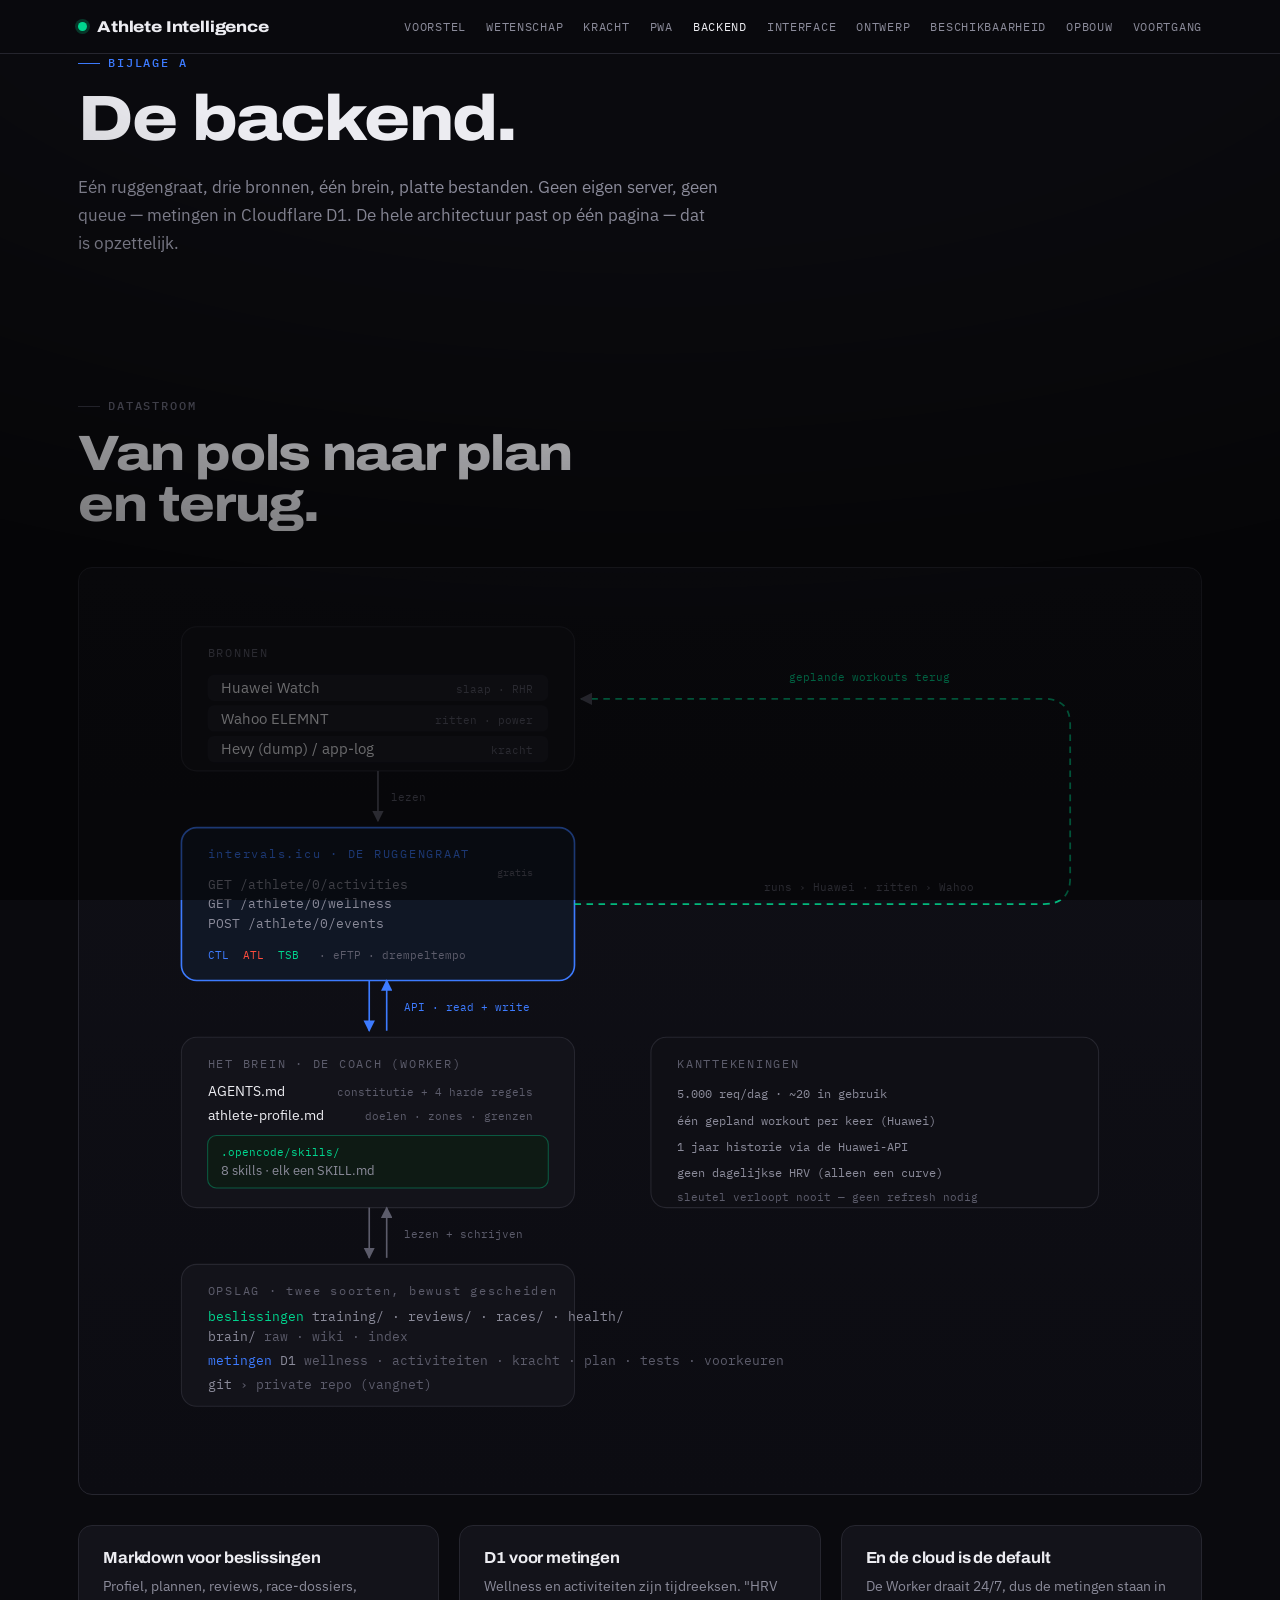
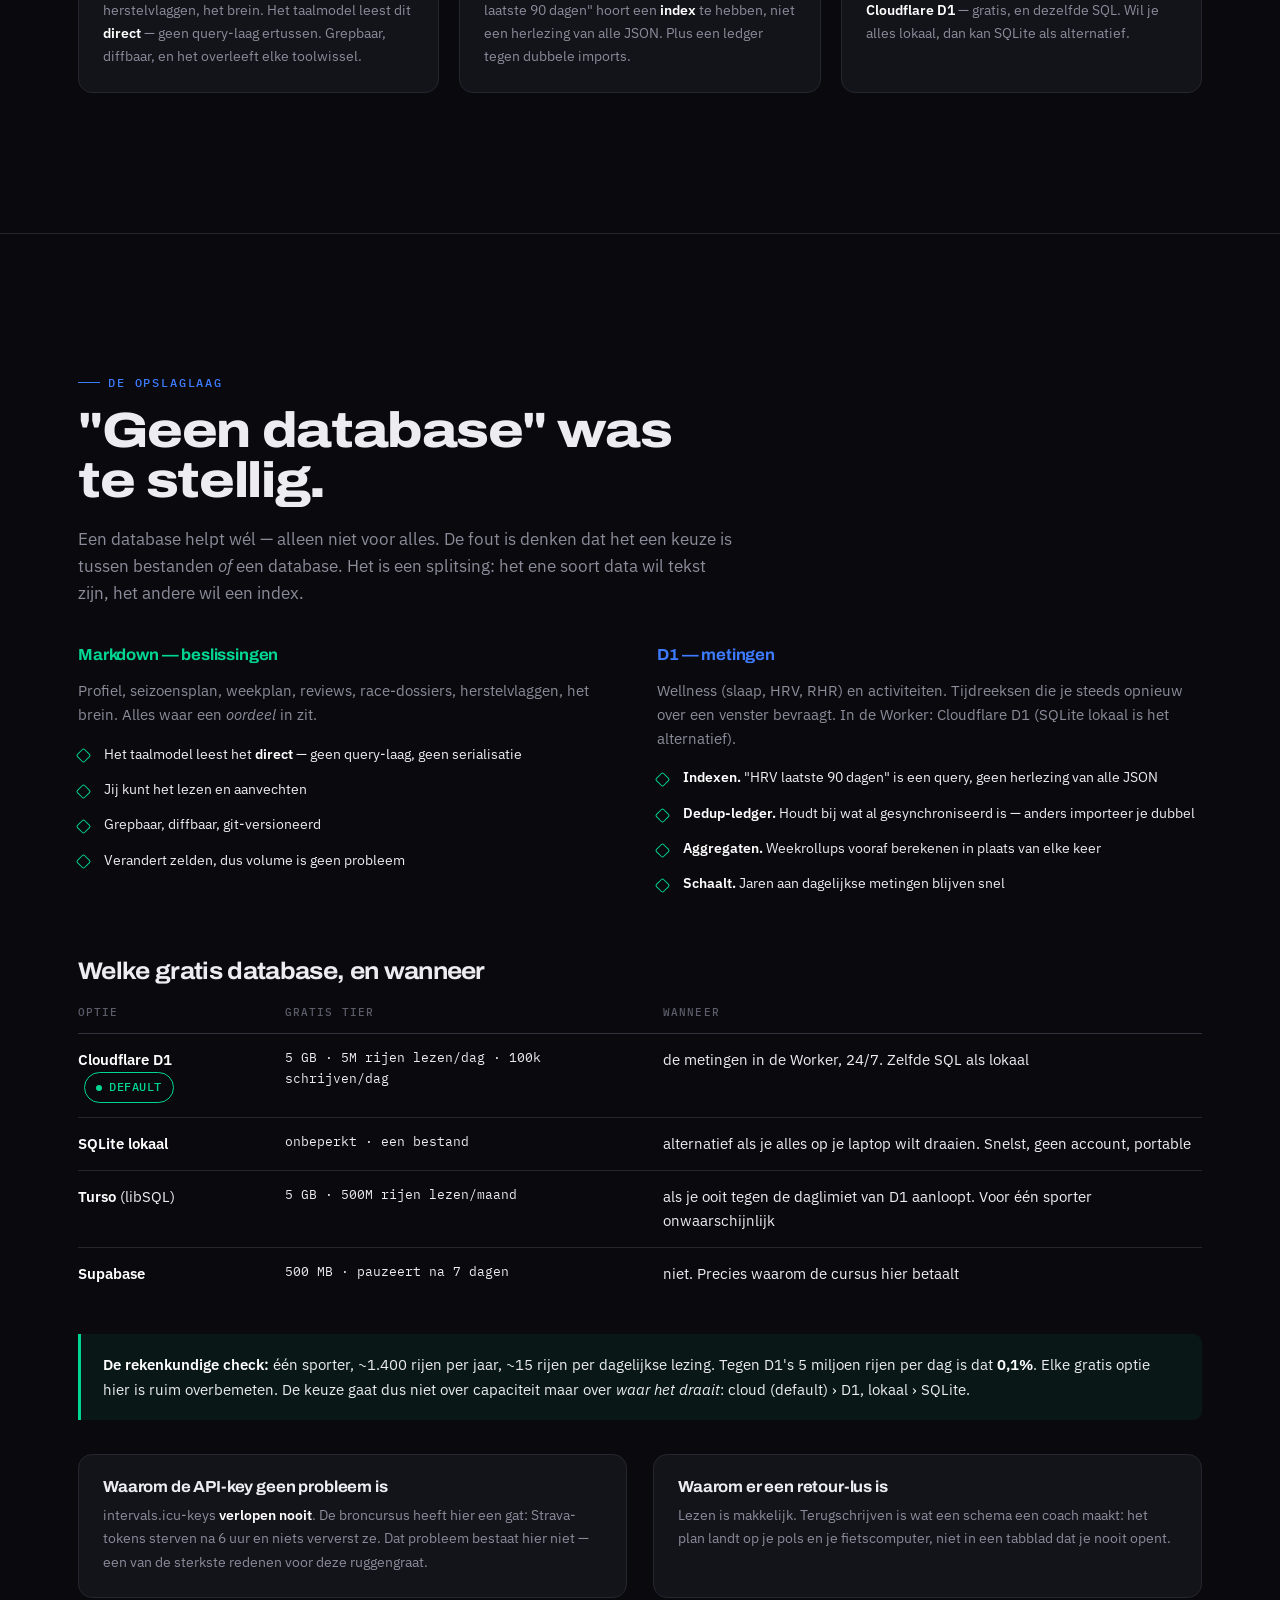
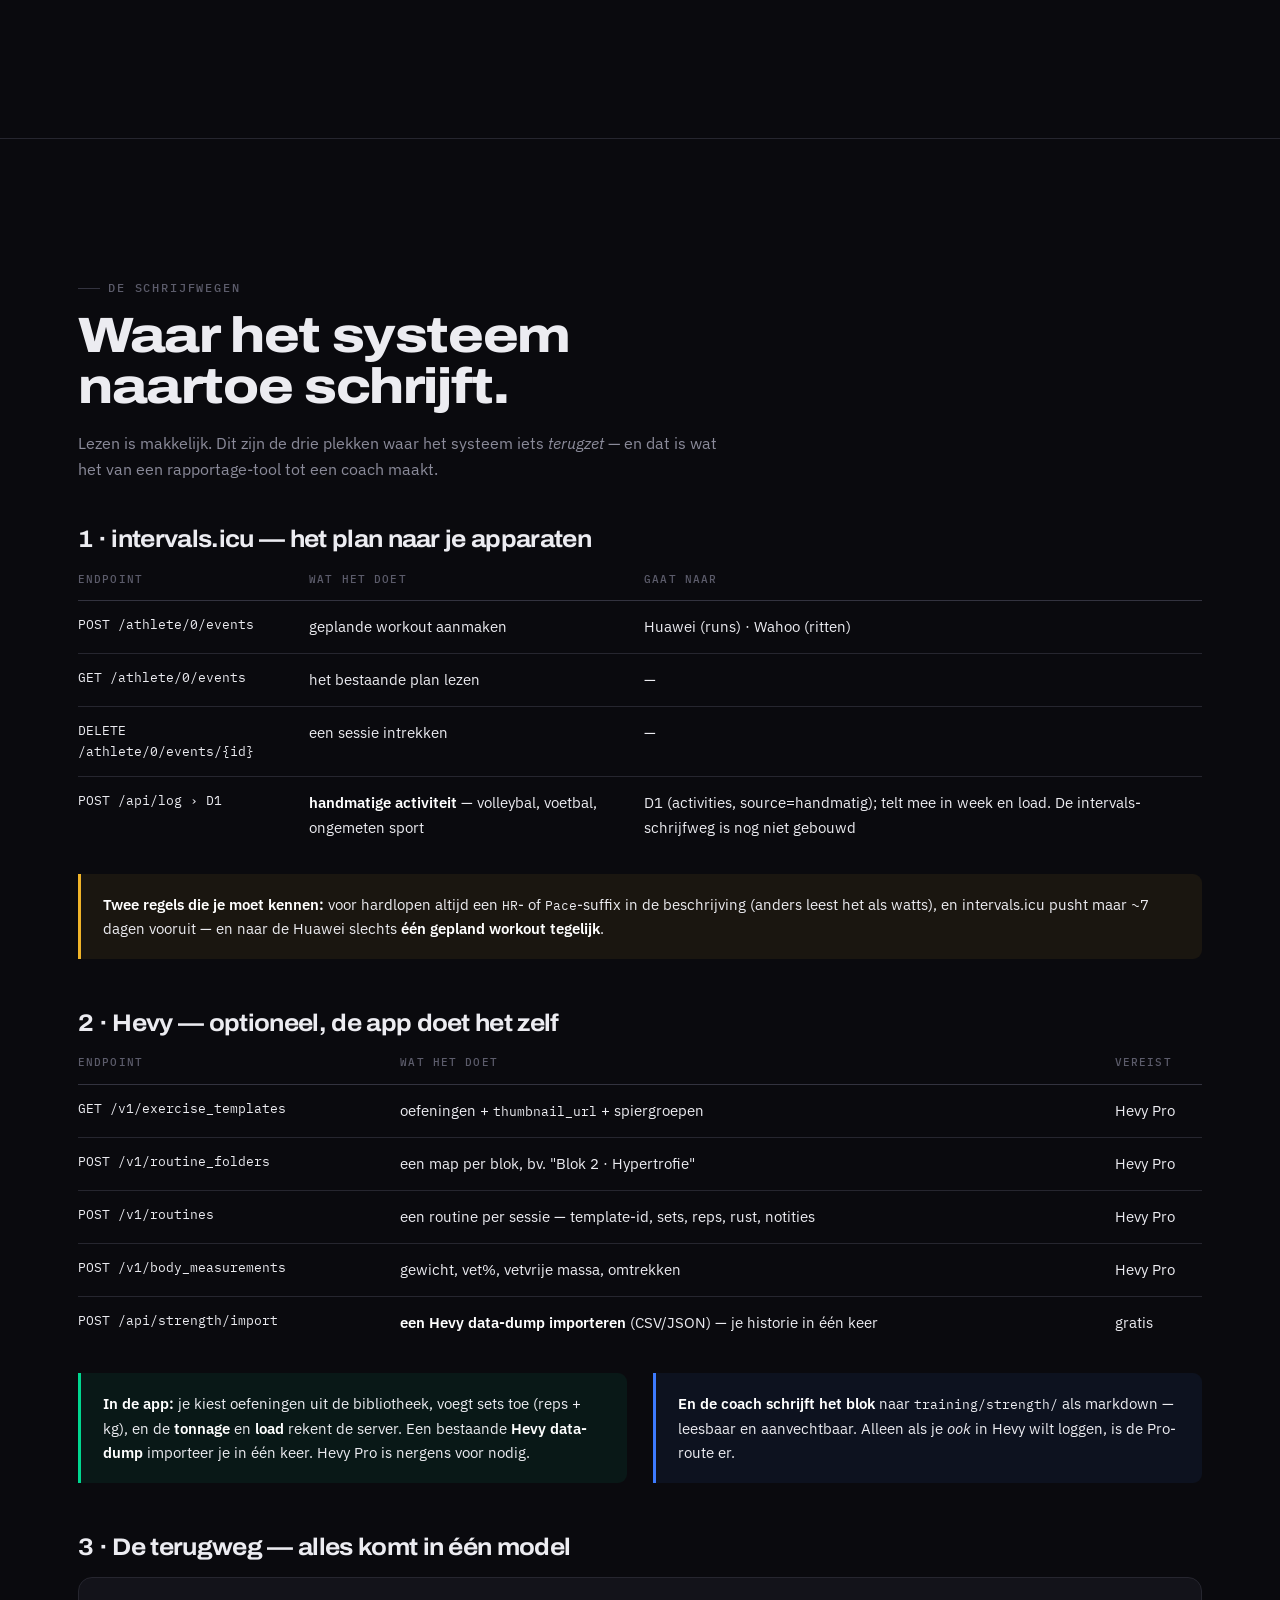
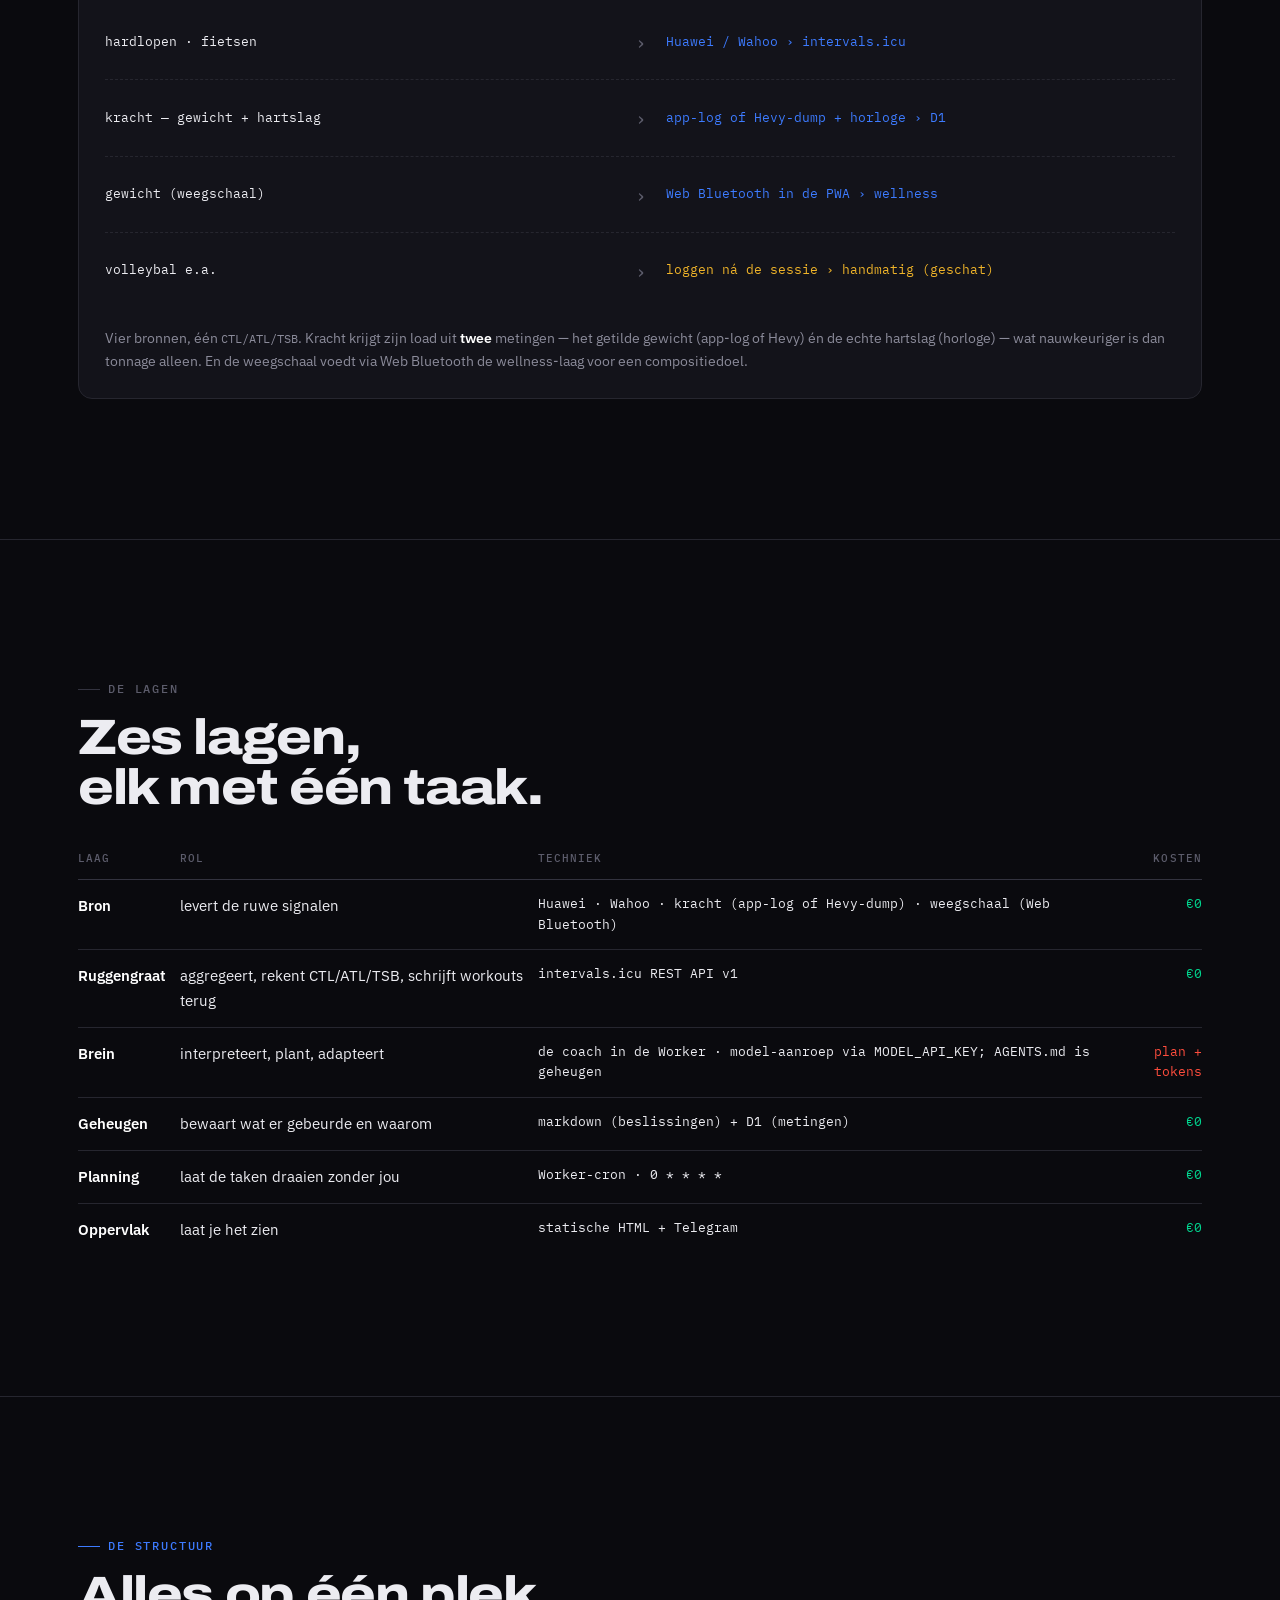
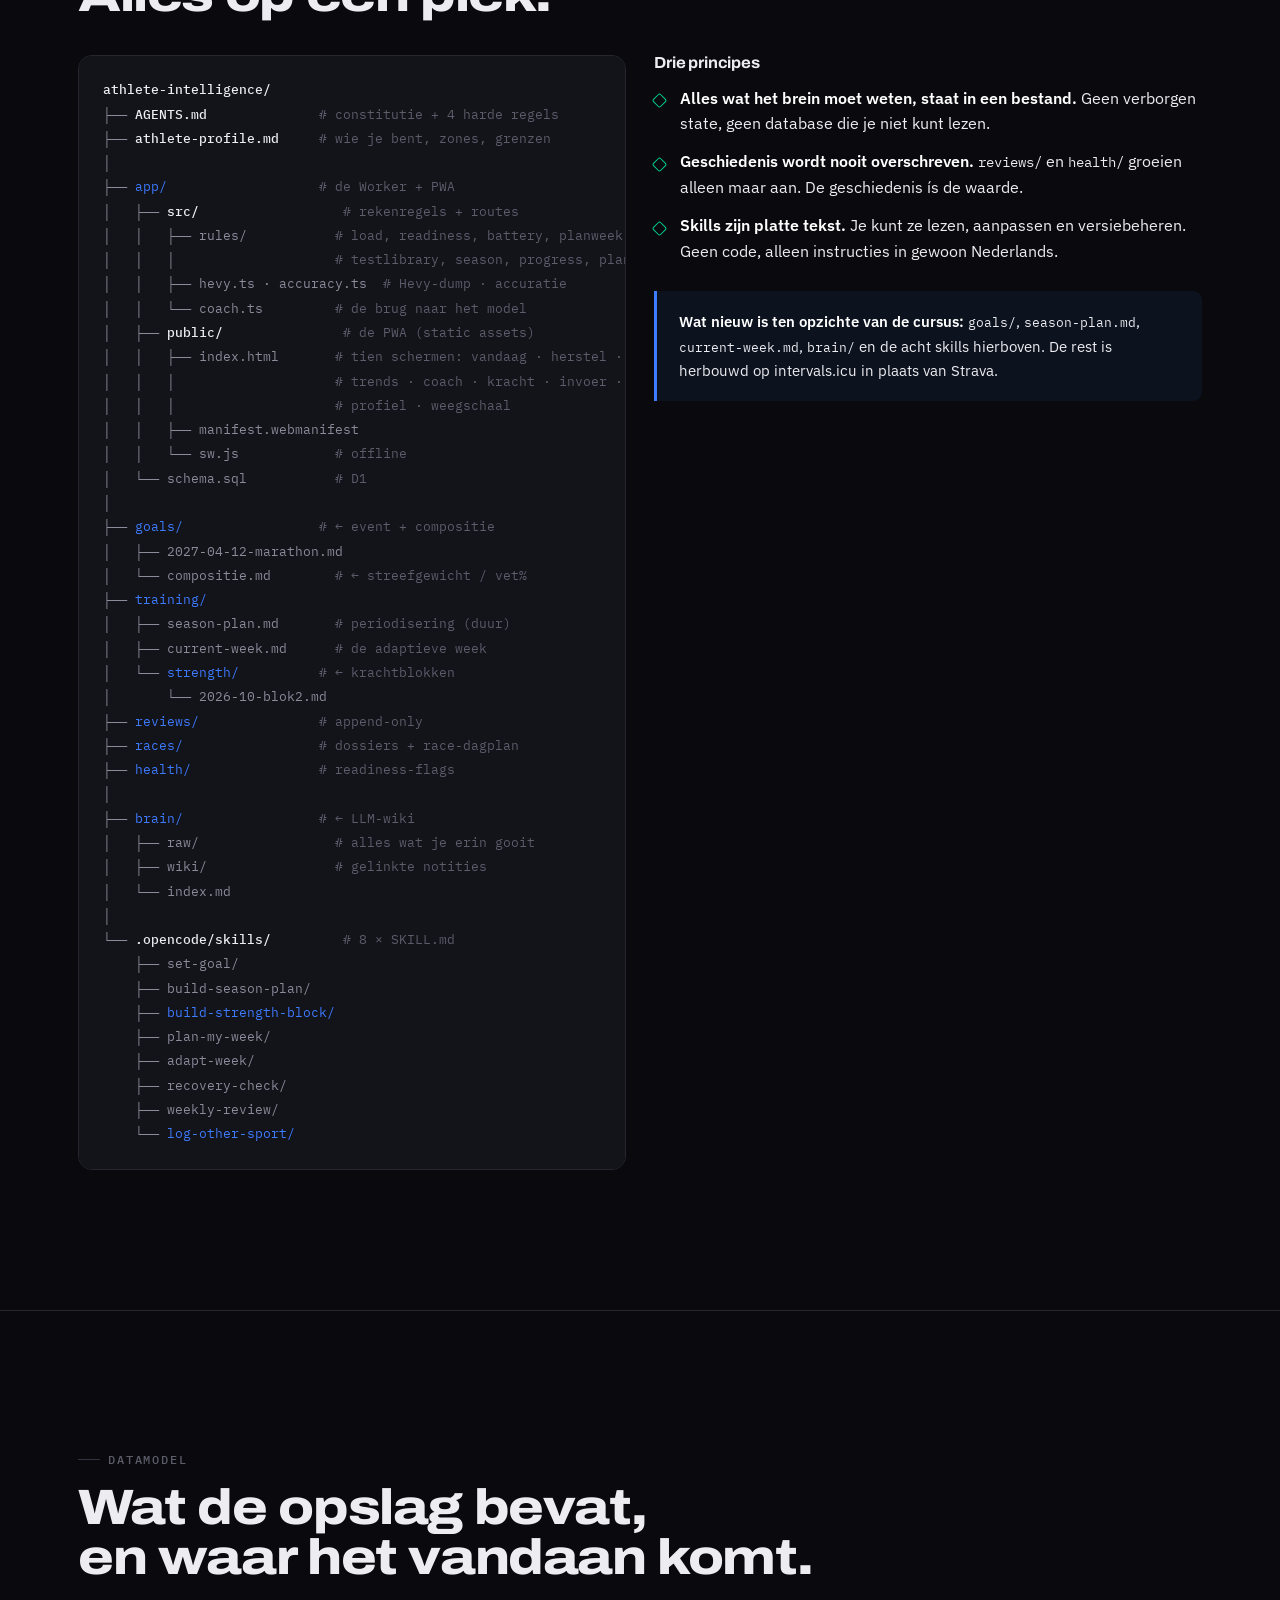
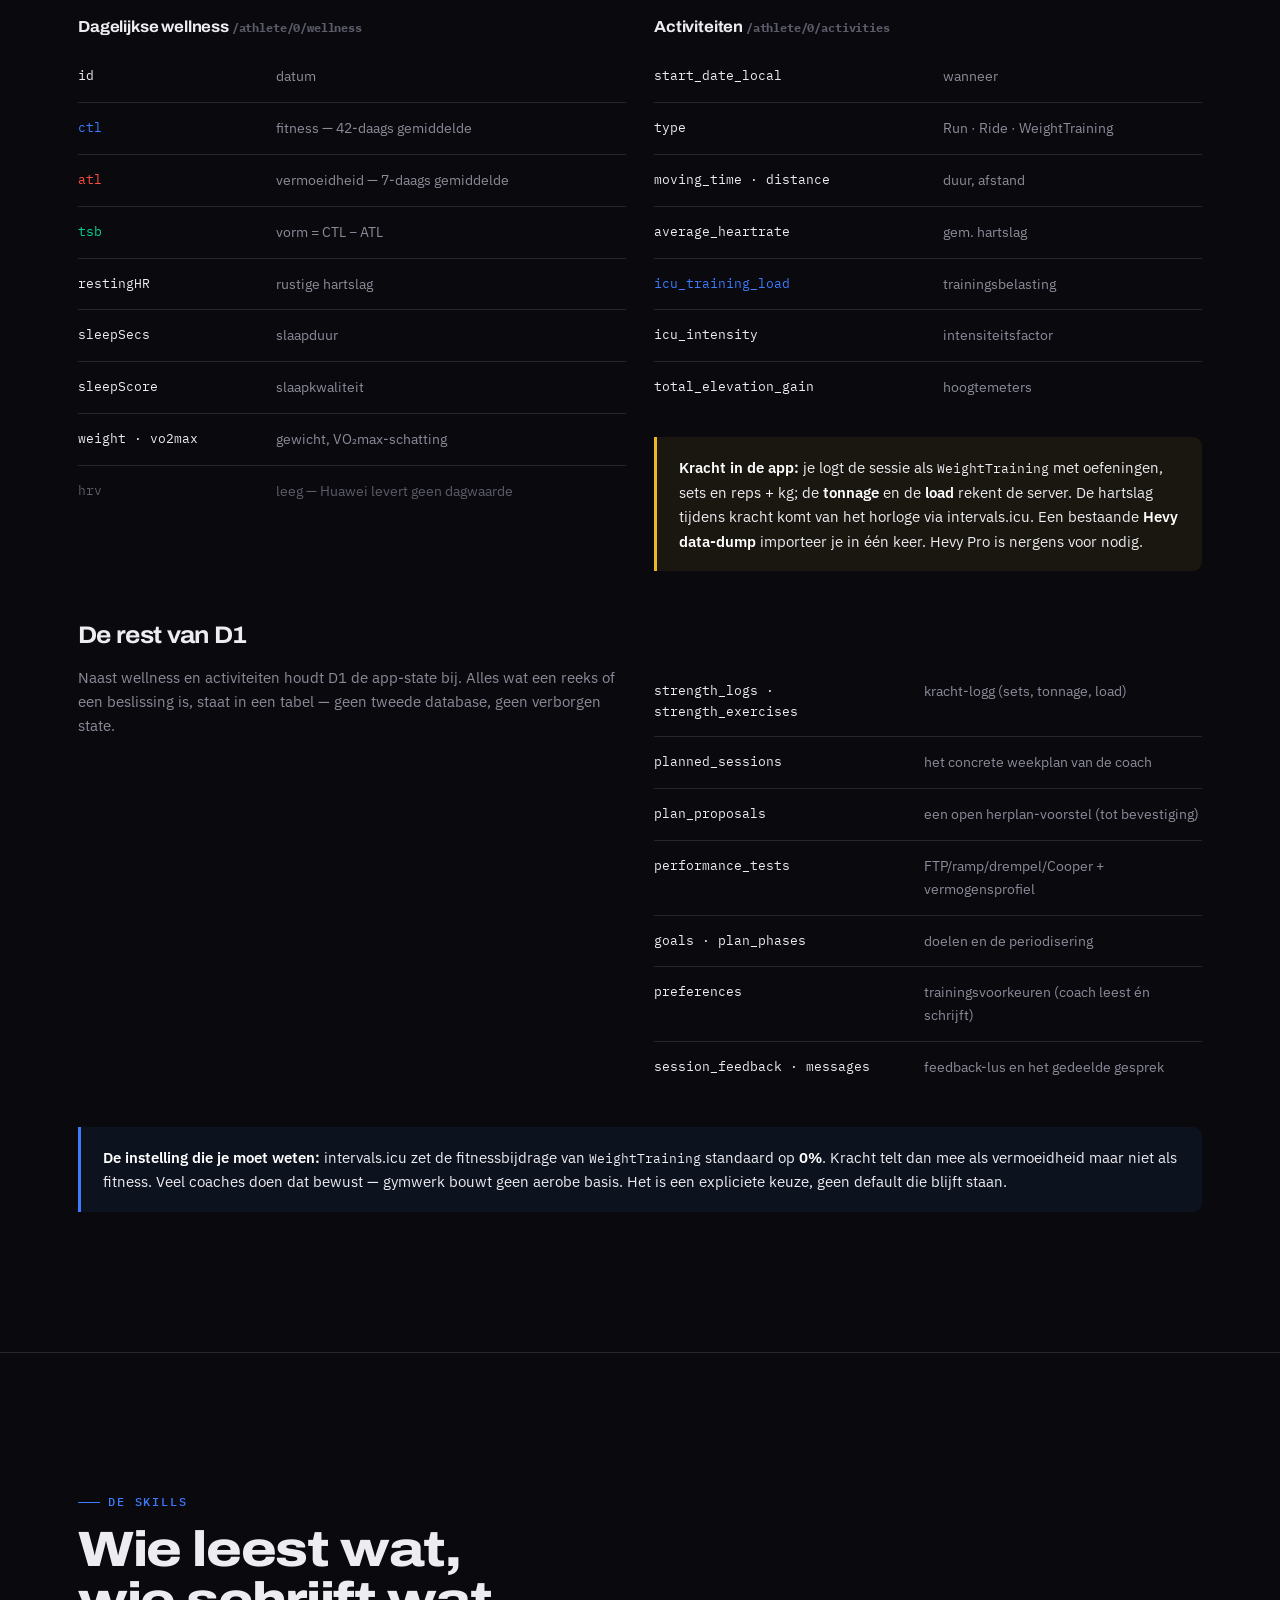
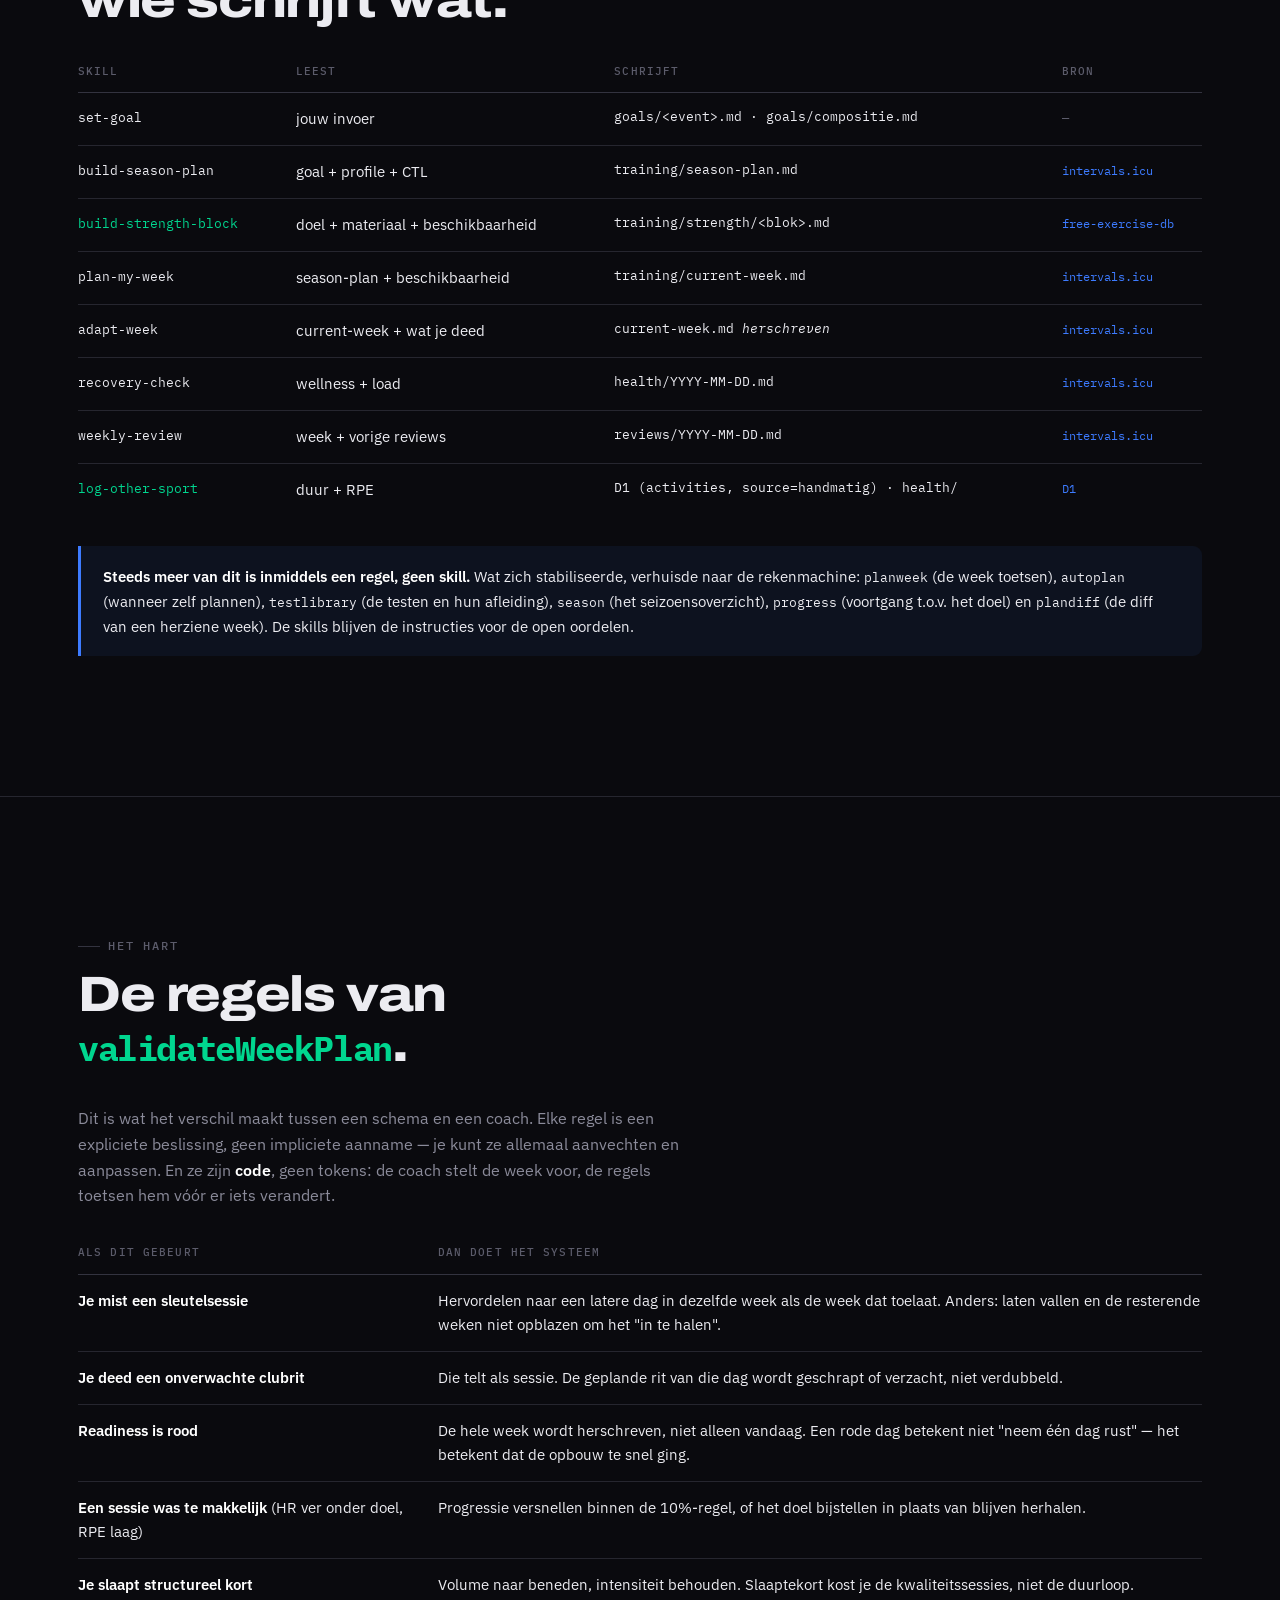
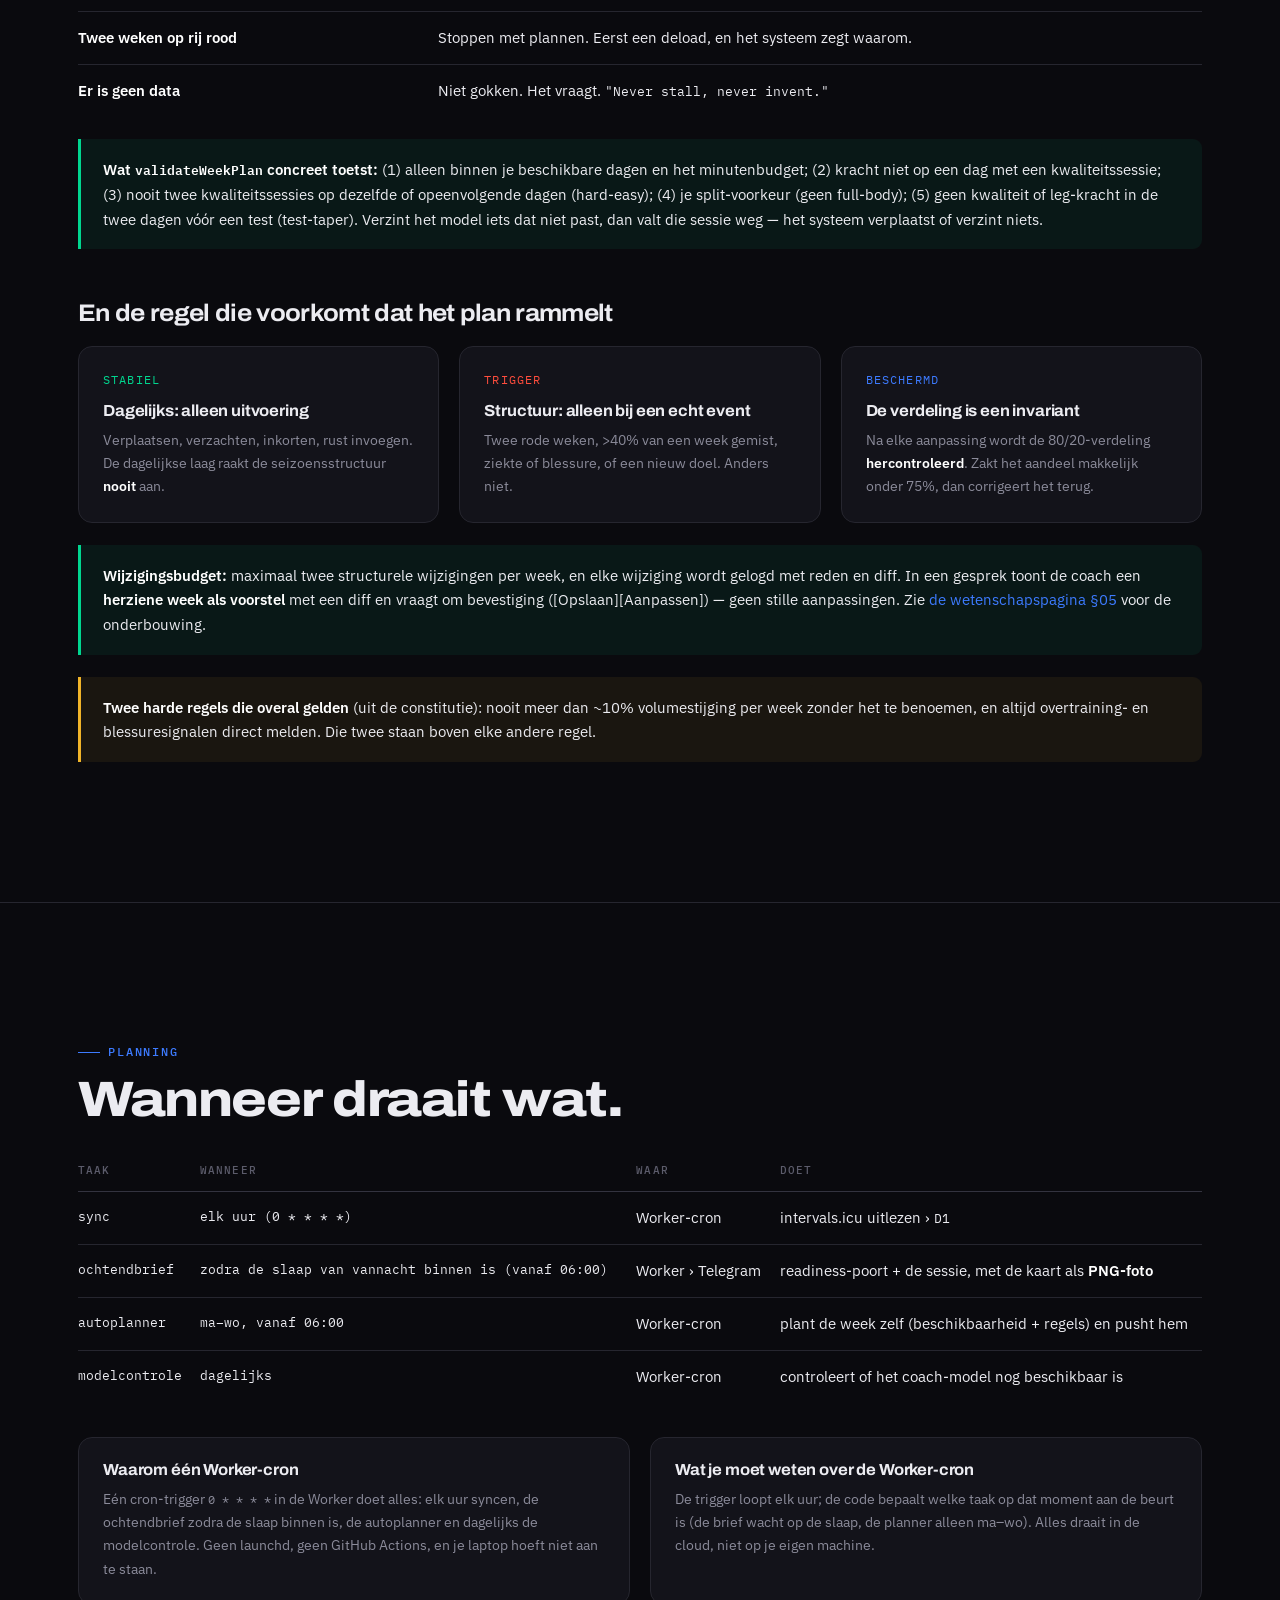
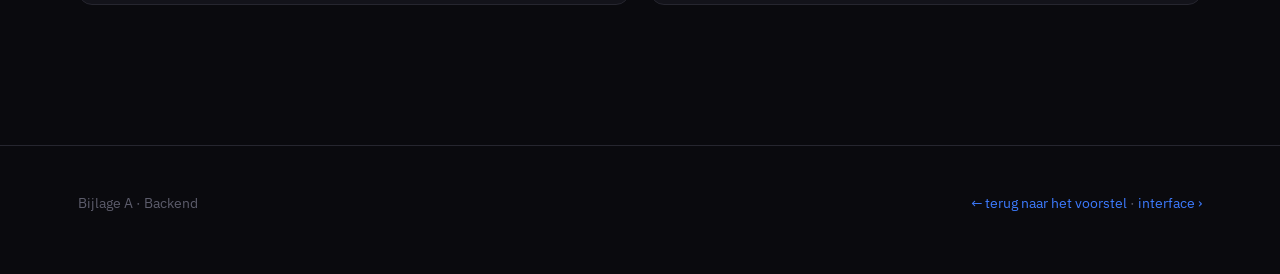
<file: backend.html>
<!DOCTYPE html>
<html lang="nl">
<head>
<meta charset="utf-8">
<meta name="viewport" content="width=device-width, initial-scale=1">
<title>Backend — Athlete Intelligence</title>
<meta name="description" content="De backend-structuur van Athlete Intelligence: datastroom, lagen, opslag, skills en datamodel.">
<link rel="preconnect" href="https://fonts.googleapis.com">
<link rel="preconnect" href="https://fonts.gstatic.com" crossorigin>
<link href="https://fonts.googleapis.com/css2?family=Archivo:wdth,wght@62..125,400..900&family=IBM+Plex+Mono:wght@400;500&family=IBM+Plex+Sans:wght@400;500;600&display=swap" rel="stylesheet">
<link rel="stylesheet" href="assets/app.css">
</head>
<body>

<nav class="nav">
  <div class="nav-inner">
    <span class="brand"><span class="dot"></span>Athlete&nbsp;Intelligence</span>
    <div class="nav-links">
      <a href="index.html">Voorstel</a>
      <a href="science.html">Wetenschap</a>
      <a href="strength.html">Kracht</a>
      <a href="pwa.html">PWA</a>
      <a href="backend.html" aria-current="page">Backend</a>
      <a href="frontend.html">Interface</a>
      <a href="design.html">Ontwerp</a>
      <a href="beschikbaarheid.html">Beschikbaarheid</a>
      <a href="opbouw.html">Opbouw</a>
      <a href="voortgang.html">Voortgang</a>
    </div>
  </div>
</nav>

<header class="band">
  <div class="wrap">
    <p class="eyebrow accent">Bijlage A</p>
    <h1 style="font-size:clamp(2.2rem,5.4vw,4rem)">De backend.</h1>
    <p class="lead" style="max-width:64ch;margin-top:22px;font-size:1.08rem;color:var(--muted)">
      Eén ruggengraat, drie bronnen, één brein, platte bestanden. Geen eigen server, geen
      queue — metingen in Cloudflare D1. De hele architectuur past op één pagina — dat is
      opzettelijk.
    </p>
  </div>
</header>

<!-- ============ ARCHITECTUUR ============ -->
<section class="band" id="architectuur">
  <div class="wrap">
    <p class="eyebrow">Datastroom</p>
    <h2 style="margin-bottom:38px">Van pols naar plan<br>en terug.</h2>

    <div class="chart-shell" style="padding:26px">
      <svg viewBox="0 0 980 800" class="chart-svg" role="img"
           aria-label="Architectuurdiagram: Huawei, Wahoo en Hevy leveren data aan intervals.icu; intervals.icu voedt het brein (de coach in de Worker, met de markdown-vault als geheugen); het brein schrijft naar de opslag; intervals.icu stuurt geplande workouts terug naar de apparaten.">
        <defs>
          <marker id="ah" viewBox="0 0 10 10" refX="9" refY="5" markerWidth="7" markerHeight="7" orient="auto-start-reverse">
            <path d="M0 0 L10 5 L0 10 z" fill="#5c5c6b"/>
          </marker>
          <marker id="ahb" viewBox="0 0 10 10" refX="9" refY="5" markerWidth="7" markerHeight="7" orient="auto-start-reverse">
            <path d="M0 0 L10 5 L0 10 z" fill="#3d7bff"/>
          </marker>
        </defs>

        <!-- A · BRONNEN -->
        <rect x="70" y="30" width="360" height="132" rx="14" fill="#13131a" stroke="#26262f"/>
        <text x="94" y="58" font-family="IBM Plex Mono, monospace" font-size="11" fill="#5c5c6b" letter-spacing="1.6">BRONNEN</text>
        <g font-family="IBM Plex Sans, sans-serif" font-size="13.5" fill="#ececf1">
          <rect x="94" y="74" width="312" height="24" rx="6" fill="#1b1b24"/>
          <text x="106" y="91">Huawei Watch</text>
          <text x="392" y="91" text-anchor="end" font-family="IBM Plex Mono, monospace" font-size="10.5" fill="#5c5c6b">slaap · RHR</text>
          <rect x="94" y="102" width="312" height="24" rx="6" fill="#1b1b24"/>
          <text x="106" y="119">Wahoo ELEMNT</text>
          <text x="392" y="119" text-anchor="end" font-family="IBM Plex Mono, monospace" font-size="10.5" fill="#5c5c6b">ritten · power</text>
          <rect x="94" y="130" width="312" height="24" rx="6" fill="#1b1b24"/>
          <text x="106" y="147">Hevy (dump) / app-log</text>
          <text x="392" y="147" text-anchor="end" font-family="IBM Plex Mono, monospace" font-size="10.5" fill="#5c5c6b">kracht</text>
        </g>

        <!-- pijl A -> B -->
        <line x1="250" y1="162" x2="250" y2="208" stroke="#5c5c6b" stroke-width="1.5" marker-end="url(#ah)"/>
        <text x="262" y="190" font-family="IBM Plex Mono, monospace" font-size="10.5" fill="#5c5c6b">lezen</text>

        <!-- B · INTERVALS.ICU -->
        <rect x="70" y="214" width="360" height="140" rx="14" fill="#101725" stroke="#3d7bff" stroke-width="1.5"/>
        <text x="94" y="242" font-family="IBM Plex Mono, monospace" font-size="11" fill="#3d7bff" letter-spacing="1.6">intervals.icu · DE RUGGENGRAAT</text>
        <g font-family="IBM Plex Mono, monospace" font-size="11.5" fill="#8b8b9a">
          <text x="94" y="270">GET  /athlete/0/activities</text>
          <text x="94" y="288">GET  /athlete/0/wellness</text>
          <text x="94" y="306">POST /athlete/0/events</text>
        </g>
        <g font-family="IBM Plex Mono, monospace" font-size="10.5">
          <text x="94" y="334" fill="#3d7bff">CTL</text>
          <text x="126" y="334" fill="#ff4d3d">ATL</text>
          <text x="158" y="334" fill="#00d68f">TSB</text>
          <text x="196" y="334" fill="#5c5c6b">· eFTP · drempeltempo</text>
        </g>
        <text x="392" y="258" text-anchor="end" font-family="IBM Plex Mono, monospace" font-size="9.5" fill="#5c5c6b">gratis</text>

        <!-- pijl B <-> C -->
        <line x1="242" y1="354" x2="242" y2="400" stroke="#3d7bff" stroke-width="1.5" marker-end="url(#ahb)"/>
        <line x1="258" y1="400" x2="258" y2="354" stroke="#3d7bff" stroke-width="1.5" marker-end="url(#ahb)"/>
        <text x="274" y="382" font-family="IBM Plex Mono, monospace" font-size="10.5" fill="#3d7bff">API · read + write</text>

        <!-- C · HET BREIN -->
        <rect x="70" y="406" width="360" height="156" rx="14" fill="#13131a" stroke="#26262f"/>
        <text x="94" y="434" font-family="IBM Plex Mono, monospace" font-size="11" fill="#5c5c6b" letter-spacing="1.6">HET BREIN · DE COACH (WORKER)</text>
        <g font-family="IBM Plex Sans, sans-serif" font-size="13" fill="#ececf1">
          <text x="94" y="460">AGENTS.md</text>
          <text x="392" y="460" text-anchor="end" font-family="IBM Plex Mono, monospace" font-size="10.5" fill="#5c5c6b">constitutie + 4 harde regels</text>
          <text x="94" y="482">athlete-profile.md</text>
          <text x="392" y="482" text-anchor="end" font-family="IBM Plex Mono, monospace" font-size="10.5" fill="#5c5c6b">doelen · zones · grenzen</text>
        </g>
        <rect x="94" y="496" width="312" height="48" rx="8" fill="#0e1a14" stroke="#00d68f" stroke-opacity="0.35"/>
        <text x="106" y="515" font-family="IBM Plex Mono, monospace" font-size="10.5" fill="#00d68f">.opencode/skills/</text>
        <text x="106" y="532" font-family="IBM Plex Sans, sans-serif" font-size="11.5" fill="#8b8b9a">8 skills · elk een SKILL.md</text>

        <!-- pijl C <-> D -->
        <line x1="242" y1="562" x2="242" y2="608" stroke="#5c5c6b" stroke-width="1.5" marker-end="url(#ah)"/>
        <line x1="258" y1="608" x2="258" y2="562" stroke="#5c5c6b" stroke-width="1.5" marker-end="url(#ah)"/>
        <text x="274" y="590" font-family="IBM Plex Mono, monospace" font-size="10.5" fill="#5c5c6b">lezen + schrijven</text>

        <!-- D · OPSLAG -->
        <rect x="70" y="614" width="360" height="130" rx="14" fill="#13131a" stroke="#26262f"/>
        <text x="94" y="642" font-family="IBM Plex Mono, monospace" font-size="11" fill="#5c5c6b" letter-spacing="1.6">OPSLAG · twee soorten, bewust gescheiden</text>
        <g font-family="IBM Plex Mono, monospace" font-size="12" fill="#8b8b9a">
          <text x="94" y="666"><tspan fill="#00d68f">beslissingen</tspan>  training/ · reviews/ · races/ · health/</text>
          <text x="94" y="684">brain/  <tspan fill="#5c5c6b">raw · wiki · index</tspan></text>
          <text x="94" y="706"><tspan fill="#3d7bff">metingen</tspan>     D1  <tspan fill="#5c5c6b">wellness · activiteiten · kracht · plan · tests · voorkeuren</tspan></text>
          <text x="94" y="728">git  <tspan fill="#5c5c6b">› private repo (vangnet)</tspan></text>
        </g>

        <!-- RETOUR-LUS: intervals.icu -> apparaten -->
        <path d="M430 284 L860 284 Q884 284 884 260 L884 120 Q884 96 860 96 L436 96"
              fill="none" stroke="#00d68f" stroke-width="1.6" stroke-dasharray="6 5" marker-end="url(#ah)" opacity="0.85"/>
        <text x="700" y="80" text-anchor="middle" font-family="IBM Plex Mono, monospace" font-size="10.5" fill="#00d68f">geplande workouts terug</text>
        <text x="700" y="272" text-anchor="middle" font-family="IBM Plex Mono, monospace" font-size="10" fill="#5c5c6b">runs › Huawei · ritten › Wahoo</text>

        <!-- kanttekening rechtsonder: eigen paneel zodat het bewust oogt -->
        <rect x="500" y="406" width="410" height="156" rx="14" fill="#0f0f15" stroke="#26262f"/>
        <text x="524" y="434" font-family="IBM Plex Mono, monospace" font-size="11" fill="#5c5c6b" letter-spacing="1.6">KANTTEKENINGEN</text>
        <g font-family="IBM Plex Mono, monospace" font-size="11" fill="#8b8b9a">
          <text x="524" y="462">5.000 req/dag · ~20 in gebruik</text>
          <text x="524" y="486">één gepland workout per keer (Huawei)</text>
          <text x="524" y="510">1 jaar historie via de Huawei-API</text>
          <text x="524" y="534">geen dagelijkse HRV (alleen een curve)</text>
        </g>
        <text x="524" y="556" font-family="IBM Plex Mono, monospace" font-size="10" fill="#5c5c6b">sleutel verloopt nooit — geen refresh nodig</text>
      </svg>
    </div>

    <div class="grid g3" style="margin-top:30px">
      <div class="card">
        <h4>Markdown voor beslissingen</h4>
        <p style="color:var(--muted);font-size:0.9rem;margin-top:8px">
          Profiel, plannen, reviews, race-dossiers, herstelvlaggen, het brein. Het taalmodel
          leest dit <strong>direct</strong> — geen query-laag ertussen. Grepbaar, diffbaar,
          en het overleeft elke toolwissel.
        </p>
      </div>
      <div class="card">
        <h4>D1 voor metingen</h4>
        <p style="color:var(--muted);font-size:0.9rem;margin-top:8px">
          Wellness en activiteiten zijn tijdreeksen. "HRV laatste 90 dagen" hoort een
          <strong>index</strong> te hebben, niet een herlezing van alle JSON. Plus een
          ledger tegen dubbele imports.
        </p>
      </div>
      <div class="card">
        <h4>En de cloud is de default</h4>
        <p style="color:var(--muted);font-size:0.9rem;margin-top:8px">
          De Worker draait 24/7, dus de metingen staan in <strong>Cloudflare D1</strong> —
          gratis, en dezelfde SQL. Wil je alles lokaal, dan kan SQLite als alternatief.
        </p>
      </div>
    </div>
  </div>
</section>

<!-- ============ OPSLAGLAAG ============ -->
<section class="band" id="opslag">
  <div class="wrap">
    <p class="eyebrow accent">De opslaglaag</p>
    <h2>"Geen database" was<br>te stellig.</h2>

    <p style="max-width:66ch;color:var(--muted);margin-top:20px;font-size:1.04rem">
      Een database helpt wél — alleen niet voor alles. De fout is denken dat het een
      keuze is tussen bestanden <em>of</em> een database. Het is een splitsing: het ene
      soort data wil tekst zijn, het andere wil een index.
    </p>

    <div class="grid g2" style="margin-top:40px;gap:34px;align-items:start">
      <div>
        <h4 style="margin-bottom:16px;color:var(--form)">Markdown — beslissingen</h4>
        <p style="color:var(--muted);font-size:0.92rem">
          Profiel, seizoensplan, weekplan, reviews, race-dossiers, herstelvlaggen, het
          brein. Alles waar een <em>oordeel</em> in zit.
        </p>
        <ul class="ticks" style="font-size:0.9rem;margin-top:14px">
          <li>Het taalmodel leest het <strong>direct</strong> — geen query-laag, geen serialisatie</li>
          <li>Jij kunt het lezen en aanvechten</li>
          <li>Grepbaar, diffbaar, git-versioneerd</li>
          <li>Verandert zelden, dus volume is geen probleem</li>
        </ul>
      </div>

      <div>
        <h4 style="margin-bottom:16px;color:var(--fitness)">D1 — metingen</h4>
        <p style="color:var(--muted);font-size:0.92rem">
          Wellness (slaap, HRV, RHR) en activiteiten. Tijdreeksen die je steeds opnieuw
          over een venster bevraagt. In de Worker: Cloudflare D1 (SQLite lokaal is het
          alternatief).
        </p>
        <ul class="ticks" style="font-size:0.9rem;margin-top:14px">
          <li><strong>Indexen.</strong> "HRV laatste 90 dagen" is een query, geen herlezing van alle JSON</li>
          <li><strong>Dedup-ledger.</strong> Houdt bij wat al gesynchroniseerd is — anders importeer je dubbel</li>
          <li><strong>Aggregaten.</strong> Weekrollups vooraf berekenen in plaats van elke keer</li>
          <li><strong>Schaalt.</strong> Jaren aan dagelijkse metingen blijven snel</li>
        </ul>
      </div>
    </div>

    <h3 style="margin-top:52px;margin-bottom:20px">Welke gratis database, en wanneer</h3>
    <table>
      <thead><tr><th>Optie</th><th>Gratis tier</th><th>Wanneer</th></tr></thead>
      <tbody>
        <tr>
          <td><strong>Cloudflare D1</strong> <span class="pill go" style="margin-left:6px">default</span></td>
          <td class="mono" style="font-size:0.8rem">5 GB · 5M rijen lezen/dag · 100k schrijven/dag</td>
          <td>de metingen in de Worker, 24/7. Zelfde SQL als lokaal</td>
        </tr>
        <tr>
          <td><strong>SQLite lokaal</strong></td>
          <td class="mono" style="font-size:0.8rem">onbeperkt · een bestand</td>
          <td>alternatief als je alles op je laptop wilt draaien. Snelst, geen account, portable</td>
        </tr>
        <tr>
          <td><strong>Turso</strong> (libSQL)</td>
          <td class="mono" style="font-size:0.8rem">5 GB · 500M rijen lezen/maand</td>
          <td>als je ooit tegen de daglimiet van D1 aanloopt. Voor één sporter onwaarschijnlijk</td>
        </tr>
        <tr>
          <td><strong>Supabase</strong></td>
          <td class="mono" style="font-size:0.8rem">500 MB · pauzeert na 7 dagen</td>
          <td>niet. Precies waarom de cursus hier betaalt</td>
        </tr>
      </tbody>
    </table>

    <div class="callout form" style="margin-top:34px">
      <strong>De rekenkundige check:</strong> één sporter, ~1.400 rijen per jaar, ~15 rijen
      per dagelijkse lezing. Tegen D1's 5 miljoen rijen per dag is dat <strong>0,1%</strong>.
      Elke gratis optie hier is ruim overbemeten. De keuze gaat dus niet over capaciteit
      maar over <em>waar het draait</em>: cloud (default) › D1, lokaal › SQLite.
    </div>

    <div class="grid g2" style="margin-top:34px;gap:26px">
      <div class="card">
        <h4>Waarom de API-key geen probleem is</h4>
        <p style="color:var(--muted);font-size:0.9rem;margin-top:8px">
          intervals.icu-keys <strong>verlopen nooit</strong>. De broncursus heeft hier een
          gat: Strava-tokens sterven na 6 uur en niets ververst ze. Dat probleem bestaat
          hier niet — een van de sterkste redenen voor deze ruggengraat.
        </p>
      </div>
      <div class="card">
        <h4>Waarom er een retour-lus is</h4>
        <p style="color:var(--muted);font-size:0.9rem;margin-top:8px">
          Lezen is makkelijk. Terugschrijven is wat een schema een coach maakt: het plan
          landt op je pols en je fietscomputer, niet in een tabblad dat je nooit opent.
        </p>
      </div>
    </div>
  </div>
</section>

<!-- ============ SCHRIJFWEGEN ============ -->
<section class="band" id="schrijfwegen">
  <div class="wrap">
    <p class="eyebrow">De schrijfwegen</p>
    <h2>Waar het systeem<br>naartoe schrijft.</h2>
    <p style="max-width:64ch;color:var(--muted);margin-top:20px">
      Lezen is makkelijk. Dit zijn de drie plekken waar het systeem iets <em>terugzet</em> —
      en dat is wat het van een rapportage-tool tot een coach maakt.
    </p>

    <h3 style="margin-top:44px;margin-bottom:18px">1 · intervals.icu — het plan naar je apparaten</h3>
    <table>
      <thead><tr><th>Endpoint</th><th>Wat het doet</th><th>Gaat naar</th></tr></thead>
      <tbody>
        <tr><td class="mono" style="font-size:0.8rem">POST /athlete/0/events</td><td>geplande workout aanmaken</td><td>Huawei (runs) · Wahoo (ritten)</td></tr>
        <tr><td class="mono" style="font-size:0.8rem">GET /athlete/0/events</td><td>het bestaande plan lezen</td><td>—</td></tr>
        <tr><td class="mono" style="font-size:0.8rem">DELETE /athlete/0/events/{id}</td><td>een sessie intrekken</td><td>—</td></tr>
        <tr><td class="mono" style="font-size:0.8rem">POST /api/log › D1</td><td><strong>handmatige activiteit</strong> — volleybal, voetbal, ongemeten sport</td><td>D1 (activities, source=handmatig); telt mee in week en load. De intervals-schrijfweg is nog niet gebouwd</td></tr>
      </tbody>
    </table>
    <div class="callout warn" style="margin-top:20px">
      <strong>Twee regels die je moet kennen:</strong> voor hardlopen altijd een
      <span class="mono">HR</span>- of <span class="mono">Pace</span>-suffix in de
      beschrijving (anders leest het als watts), en intervals.icu pusht maar ~7 dagen
      vooruit — en naar de Huawei slechts <strong>één gepland workout tegelijk</strong>.
    </div>

    <h3 style="margin-top:52px;margin-bottom:18px">2 · Hevy — optioneel, de app doet het zelf</h3>
    <table>
      <thead><tr><th>Endpoint</th><th>Wat het doet</th><th>Vereist</th></tr></thead>
      <tbody>
        <tr><td class="mono" style="font-size:0.8rem">GET /v1/exercise_templates</td><td>oefeningen + <span class="mono">thumbnail_url</span> + spiergroepen</td><td>Hevy Pro</td></tr>
        <tr><td class="mono" style="font-size:0.8rem">POST /v1/routine_folders</td><td>een map per blok, bv. "Blok 2 · Hypertrofie"</td><td>Hevy Pro</td></tr>
        <tr><td class="mono" style="font-size:0.8rem">POST /v1/routines</td><td>een routine per sessie — template-id, sets, reps, rust, notities</td><td>Hevy Pro</td></tr>
        <tr><td class="mono" style="font-size:0.8rem">POST /v1/body_measurements</td><td>gewicht, vet%, vetvrije massa, omtrekken</td><td>Hevy Pro</td></tr>
        <tr><td class="mono" style="font-size:0.8rem">POST /api/strength/import</td><td><strong>een Hevy data-dump importeren</strong> (CSV/JSON) — je historie in één keer</td><td>gratis</td></tr>
      </tbody>
    </table>

    <div class="grid g2" style="margin-top:24px;gap:26px">
      <div class="callout form">
        <strong>In de app:</strong> je kiest oefeningen uit de bibliotheek, voegt sets toe
        (reps + kg), en de <strong>tonnage</strong> en <strong>load</strong> rekent de server.
        Een bestaande <strong>Hevy data-dump</strong> importeer je in één keer. Hevy Pro is
        nergens voor nodig.
      </div>
      <div class="callout">
        <strong>En de coach schrijft het blok</strong> naar
        <span class="mono">training/strength/</span> als markdown — leesbaar en aanvechtbaar.
        Alleen als je <em>ook</em> in Hevy wilt loggen, is de Pro-route er.
      </div>
    </div>

    <h3 style="margin-top:52px;margin-bottom:18px">3 · De terugweg — alles komt in één model</h3>
    <div class="card" style="padding:26px">
      <div class="flow">
        <div class="flow-row" style="grid-template-columns:1fr auto 1fr">
          <span class="mono" style="font-size:0.84rem">hardlopen · fietsen</span>
          <span class="flow-arrow">›</span>
          <span class="mono" style="font-size:0.84rem;color:var(--fitness)">Huawei / Wahoo › intervals.icu</span>
        </div>
        <div class="flow-row" style="grid-template-columns:1fr auto 1fr">
          <span class="mono" style="font-size:0.84rem">kracht — gewicht + hartslag</span>
          <span class="flow-arrow">›</span>
          <span class="mono" style="font-size:0.84rem;color:var(--fitness)">app-log of Hevy-dump + horloge › D1</span>
        </div>
        <div class="flow-row" style="grid-template-columns:1fr auto 1fr">
          <span class="mono" style="font-size:0.84rem">gewicht (weegschaal)</span>
          <span class="flow-arrow">›</span>
          <span class="mono" style="font-size:0.84rem;color:var(--fitness)">Web Bluetooth in de PWA › wellness</span>
        </div>
        <div class="flow-row" style="grid-template-columns:1fr auto 1fr">
          <span class="mono" style="font-size:0.84rem">volleybal e.a.</span>
          <span class="flow-arrow">›</span>
          <span class="mono" style="font-size:0.84rem;color:var(--easy)">loggen ná de sessie › handmatig (geschat)</span>
        </div>
      </div>
      <p style="color:var(--muted);font-size:0.9rem;margin-top:18px">
        Vier bronnen, één <span class="mono">CTL/ATL/TSB</span>. Kracht krijgt zijn load uit
        <strong>twee</strong> metingen — het getilde gewicht (app-log of Hevy) én de echte
        hartslag (horloge) — wat nauwkeuriger is dan tonnage alleen. En de weegschaal voedt via
        Web Bluetooth de wellness-laag voor een compositiedoel.
      </p>
    </div>
  </div>
</section>

<!-- ============ LAGEN ============ -->
<section class="band" id="lagen">
  <div class="wrap">
    <p class="eyebrow">De lagen</p>
    <h2 style="margin-bottom:36px">Zes lagen,<br>elk met één taak.</h2>

    <table>
      <thead><tr><th>Laag</th><th>Rol</th><th>Techniek</th><th style="text-align:right">Kosten</th></tr></thead>
      <tbody>
        <tr><td><strong>Bron</strong></td><td>levert de ruwe signalen</td><td class="mono" style="font-size:0.8rem">Huawei · Wahoo · kracht (app-log of Hevy-dump) · weegschaal (Web Bluetooth)</td><td class="mono" style="text-align:right;color:var(--form)">€0</td></tr>
        <tr><td><strong>Ruggengraat</strong></td><td>aggregeert, rekent CTL/ATL/TSB, schrijft workouts terug</td><td class="mono" style="font-size:0.8rem">intervals.icu REST API v1</td><td class="mono" style="text-align:right;color:var(--form)">€0</td></tr>
        <tr><td><strong>Brein</strong></td><td>interpreteert, plant, adapteert</td><td class="mono" style="font-size:0.8rem">de coach in de Worker · model-aanroep via MODEL_API_KEY; AGENTS.md is geheugen</td><td class="mono" style="text-align:right;color:var(--fatigue)">plan + tokens</td></tr>
        <tr><td><strong>Geheugen</strong></td><td>bewaart wat er gebeurde en waarom</td><td class="mono" style="font-size:0.8rem">markdown (beslissingen) + D1 (metingen)</td><td class="mono" style="text-align:right;color:var(--form)">€0</td></tr>
        <tr><td><strong>Planning</strong></td><td>laat de taken draaien zonder jou</td><td class="mono" style="font-size:0.8rem">Worker-cron · 0 * * * *</td><td class="mono" style="text-align:right;color:var(--form)">€0</td></tr>
        <tr><td><strong>Oppervlak</strong></td><td>laat je het zien</td><td class="mono" style="font-size:0.8rem">statische HTML + Telegram</td><td class="mono" style="text-align:right;color:var(--form)">€0</td></tr>
      </tbody>
    </table>
  </div>
</section>

<!-- ============ BESTANDSSTRUCTUUR ============ -->
<section class="band" id="structuur">
  <div class="wrap">
    <p class="eyebrow accent">De structuur</p>
    <h2 style="margin-bottom:36px">Alles op één plek.</h2>

    <div class="grid g2" style="gap:28px;align-items:start">
      <div class="tree"><b>athlete-intelligence/</b>
├── <b>AGENTS.md</b>              <span class="c"># constitutie + 4 harde regels</span>
├── <b>athlete-profile.md</b>     <span class="c"># wie je bent, zones, grenzen</span>
│
├── <span class="hi">app/</span>                   <span class="c"># de Worker + PWA</span>
│   ├── <b>src/</b>                  <span class="c"># rekenregels + routes</span>
│   │   ├── rules/           <span class="c"># load, readiness, battery, planweek, autoplan,</span>
│   │   │                    <span class="c"># testlibrary, season, progress, plandiff, trends</span>
│   │   ├── hevy.ts · accuracy.ts  <span class="c"># Hevy-dump · accuratie</span>
│   │   └── coach.ts         <span class="c"># de brug naar het model</span>
│   ├── <b>public/</b>               <span class="c"># de PWA (static assets)</span>
│   │   ├── index.html       <span class="c"># tien schermen: vandaag · herstel · week ·</span>
│   │   │                    <span class="c"># trends · coach · kracht · invoer · feedback ·</span>
│   │   │                    <span class="c"># profiel · weegschaal</span>
│   │   ├── manifest.webmanifest
│   │   └── sw.js            <span class="c"># offline</span>
│   └── schema.sql           <span class="c"># D1</span>
│
├── <span class="hi">goals/</span>                 <span class="c"># ← event + compositie</span>
│   ├── 2027-04-12-marathon.md
│   └── compositie.md        <span class="c"># ← streefgewicht / vet%</span>
├── <span class="hi">training/</span>
│   ├── season-plan.md       <span class="c"># periodisering (duur)</span>
│   ├── current-week.md      <span class="c"># de adaptieve week</span>
│   └── <span class="hi">strength/</span>          <span class="c"># ← krachtblokken</span>
│       └── 2026-10-blok2.md
├── <span class="hi">reviews/</span>               <span class="c"># append-only</span>
├── <span class="hi">races/</span>                 <span class="c"># dossiers + race-dagplan</span>
├── <span class="hi">health/</span>                <span class="c"># readiness-flags</span>
│
├── <span class="hi">brain/</span>                 <span class="c"># ← LLM-wiki</span>
│   ├── raw/                 <span class="c"># alles wat je erin gooit</span>
│   ├── wiki/                <span class="c"># gelinkte notities</span>
│   └── index.md
│
└── <b>.opencode/skills/</b>         <span class="c"># 8 × SKILL.md</span>
    ├── set-goal/
    ├── build-season-plan/
    ├── <span class="hi">build-strength-block/</span>
    ├── plan-my-week/
    ├── adapt-week/
    ├── recovery-check/
    ├── weekly-review/
    └── <span class="hi">log-other-sport/</span></div>

      <div>
        <h4 style="margin-bottom:14px">Drie principes</h4>
        <ul class="ticks">
          <li><strong>Alles wat het brein moet weten, staat in een bestand.</strong> Geen verborgen state, geen database die je niet kunt lezen.</li>
          <li><strong>Geschiedenis wordt nooit overschreven.</strong> <span class="mono">reviews/</span> en <span class="mono">health/</span> groeien alleen maar aan. De geschiedenis ís de waarde.</li>
          <li><strong>Skills zijn platte tekst.</strong> Je kunt ze lezen, aanpassen en versiebeheren. Geen code, alleen instructies in gewoon Nederlands.</li>
        </ul>

        <div class="callout" style="margin-top:26px">
          <strong>Wat nieuw is ten opzichte van de cursus:</strong>
          <span class="mono" style="font-size:0.82rem">goals/</span>,
          <span class="mono" style="font-size:0.82rem">season-plan.md</span>,
          <span class="mono" style="font-size:0.82rem">current-week.md</span>,
          <span class="mono" style="font-size:0.82rem">brain/</span> en de acht skills hierboven.
          De rest is herbouwd op intervals.icu in plaats van Strava.
        </div>
      </div>
    </div>
  </div>
</section>

<!-- ============ DATAMODEL ============ -->
<section class="band" id="datamodel">
  <div class="wrap">
    <p class="eyebrow">Datamodel</p>
    <h2 style="margin-bottom:36px">Wat de opslag bevat,<br>en waar het vandaan komt.</h2>

    <div class="grid g2" style="gap:28px;align-items:start">
      <div>
        <h4 style="margin-bottom:16px">Dagelijkse wellness <span class="mono" style="font-size:0.72rem;color:var(--dim)">/athlete/0/wellness</span></h4>
        <table>
          <tbody>
            <tr><td class="mono" style="font-size:0.82rem">id</td><td style="color:var(--muted);font-size:0.88rem">datum</td></tr>
            <tr><td class="mono" style="font-size:0.82rem;color:var(--fitness)">ctl</td><td style="color:var(--muted);font-size:0.88rem">fitness — 42-daags gemiddelde</td></tr>
            <tr><td class="mono" style="font-size:0.82rem;color:var(--fatigue)">atl</td><td style="color:var(--muted);font-size:0.88rem">vermoeidheid — 7-daags gemiddelde</td></tr>
            <tr><td class="mono" style="font-size:0.82rem;color:var(--form)">tsb</td><td style="color:var(--muted);font-size:0.88rem">vorm = CTL − ATL</td></tr>
            <tr><td class="mono" style="font-size:0.82rem">restingHR</td><td style="color:var(--muted);font-size:0.88rem">rustige hartslag</td></tr>
            <tr><td class="mono" style="font-size:0.82rem">sleepSecs</td><td style="color:var(--muted);font-size:0.88rem">slaapduur</td></tr>
            <tr><td class="mono" style="font-size:0.82rem">sleepScore</td><td style="color:var(--muted);font-size:0.88rem">slaapkwaliteit</td></tr>
            <tr><td class="mono" style="font-size:0.82rem">weight · vo2max</td><td style="color:var(--muted);font-size:0.88rem">gewicht, VO₂max-schatting</td></tr>
            <tr><td class="mono" style="font-size:0.82rem;color:var(--dim)">hrv</td><td style="color:var(--dim);font-size:0.88rem">leeg — Huawei levert geen dagwaarde</td></tr>
          </tbody>
        </table>
      </div>

      <div>
        <h4 style="margin-bottom:16px">Activiteiten <span class="mono" style="font-size:0.72rem;color:var(--dim)">/athlete/0/activities</span></h4>
        <table>
          <tbody>
            <tr><td class="mono" style="font-size:0.82rem">start_date_local</td><td style="color:var(--muted);font-size:0.88rem">wanneer</td></tr>
            <tr><td class="mono" style="font-size:0.82rem">type</td><td style="color:var(--muted);font-size:0.88rem">Run · Ride · WeightTraining</td></tr>
            <tr><td class="mono" style="font-size:0.82rem">moving_time · distance</td><td style="color:var(--muted);font-size:0.88rem">duur, afstand</td></tr>
            <tr><td class="mono" style="font-size:0.82rem">average_heartrate</td><td style="color:var(--muted);font-size:0.88rem">gem. hartslag</td></tr>
            <tr><td class="mono" style="font-size:0.82rem;color:var(--fitness)">icu_training_load</td><td style="color:var(--muted);font-size:0.88rem">trainingsbelasting</td></tr>
            <tr><td class="mono" style="font-size:0.82rem">icu_intensity</td><td style="color:var(--muted);font-size:0.88rem">intensiteitsfactor</td></tr>
            <tr><td class="mono" style="font-size:0.82rem">total_elevation_gain</td><td style="color:var(--muted);font-size:0.88rem">hoogtemeters</td></tr>
          </tbody>
        </table>

        <div class="callout warn" style="margin-top:24px">
          <strong>Kracht in de app:</strong> je logt de sessie als
          <span class="mono">WeightTraining</span> met oefeningen, sets en reps + kg; de
          <strong>tonnage</strong> en de <strong>load</strong> rekent de server. De hartslag
          tijdens kracht komt van het horloge via intervals.icu. Een bestaande
          <strong>Hevy data-dump</strong> importeer je in één keer. Hevy Pro is nergens voor nodig.
        </div>
      </div>
    </div>

    <h3 style="margin-top:52px;margin-bottom:18px">De rest van D1</h3>
    <div class="grid g2" style="gap:28px;align-items:start">
      <div>
        <p style="color:var(--muted);font-size:0.92rem">
          Naast wellness en activiteiten houdt D1 de app-state bij. Alles wat een reeks of een
          beslissing is, staat in een tabel — geen tweede database, geen verborgen state.
        </p>
      </div>
      <div>
        <table>
          <tbody>
            <tr><td class="mono" style="font-size:0.82rem">strength_logs · strength_exercises</td><td style="color:var(--muted);font-size:0.88rem">kracht-logg (sets, tonnage, load)</td></tr>
            <tr><td class="mono" style="font-size:0.82rem">planned_sessions</td><td style="color:var(--muted);font-size:0.88rem">het concrete weekplan van de coach</td></tr>
            <tr><td class="mono" style="font-size:0.82rem">plan_proposals</td><td style="color:var(--muted);font-size:0.88rem">een open herplan-voorstel (tot bevestiging)</td></tr>
            <tr><td class="mono" style="font-size:0.82rem">performance_tests</td><td style="color:var(--muted);font-size:0.88rem">FTP/ramp/drempel/Cooper + vermogensprofiel</td></tr>
            <tr><td class="mono" style="font-size:0.82rem">goals · plan_phases</td><td style="color:var(--muted);font-size:0.88rem">doelen en de periodisering</td></tr>
            <tr><td class="mono" style="font-size:0.82rem">preferences</td><td style="color:var(--muted);font-size:0.88rem">trainingsvoorkeuren (coach leest én schrijft)</td></tr>
            <tr><td class="mono" style="font-size:0.82rem">session_feedback · messages</td><td style="color:var(--muted);font-size:0.88rem">feedback-lus en het gedeelde gesprek</td></tr>
          </tbody>
        </table>
      </div>
    </div>

    <div class="callout" style="margin-top:34px">
      <strong>De instelling die je moet weten:</strong> intervals.icu zet de fitnessbijdrage van
      <span class="mono">WeightTraining</span> standaard op <strong>0%</strong>. Kracht telt dan
      mee als vermoeidheid maar niet als fitness. Veel coaches doen dat bewust — gymwerk bouwt
      geen aerobe basis. Het is een expliciete keuze, geen default die blijft staan.
    </div>
  </div>
</section>

<!-- ============ SKILL I/O ============ -->
<section class="band" id="skills-io">
  <div class="wrap">
    <p class="eyebrow accent">De skills</p>
    <h2 style="margin-bottom:36px">Wie leest wat,<br>wie schrijft wat.</h2>

    <table>
      <thead><tr><th>Skill</th><th>Leest</th><th>Schrijft</th><th>Bron</th></tr></thead>
      <tbody>
        <tr><td class="mono" style="font-size:0.82rem">set-goal</td><td>jouw invoer</td><td class="mono" style="font-size:0.8rem">goals/&lt;event&gt;.md · goals/compositie.md</td><td class="mono" style="font-size:0.78rem;color:var(--dim)">—</td></tr>
        <tr><td class="mono" style="font-size:0.82rem">build-season-plan</td><td>goal + profile + CTL</td><td class="mono" style="font-size:0.8rem">training/season-plan.md</td><td class="mono" style="font-size:0.78rem;color:var(--fitness)">intervals.icu</td></tr>
        <tr><td class="mono" style="font-size:0.82rem;color:var(--form)">build-strength-block</td><td>doel + materiaal + beschikbaarheid</td><td class="mono" style="font-size:0.8rem">training/strength/&lt;blok&gt;.md</td><td class="mono" style="font-size:0.78rem;color:var(--fitness)">free-exercise-db</td></tr>
        <tr><td class="mono" style="font-size:0.82rem">plan-my-week</td><td>season-plan + beschikbaarheid</td><td class="mono" style="font-size:0.8rem">training/current-week.md</td><td class="mono" style="font-size:0.78rem;color:var(--fitness)">intervals.icu</td></tr>
        <tr><td class="mono" style="font-size:0.82rem">adapt-week</td><td>current-week + wat je deed</td><td class="mono" style="font-size:0.8rem">current-week.md <em>herschreven</em></td><td class="mono" style="font-size:0.78rem;color:var(--fitness)">intervals.icu</td></tr>
        <tr><td class="mono" style="font-size:0.82rem">recovery-check</td><td>wellness + load</td><td class="mono" style="font-size:0.8rem">health/YYYY-MM-DD.md</td><td class="mono" style="font-size:0.78rem;color:var(--fitness)">intervals.icu</td></tr>
        <tr><td class="mono" style="font-size:0.82rem">weekly-review</td><td>week + vorige reviews</td><td class="mono" style="font-size:0.8rem">reviews/YYYY-MM-DD.md</td><td class="mono" style="font-size:0.78rem;color:var(--fitness)">intervals.icu</td></tr>
        <tr><td class="mono" style="font-size:0.82rem;color:var(--form)">log-other-sport</td><td>duur + RPE</td><td class="mono" style="font-size:0.8rem">D1 (activities, source=handmatig) · health/</td><td class="mono" style="font-size:0.78rem;color:var(--fitness)">D1</td></tr>
      </tbody>
    </table>

    <div class="callout" style="margin-top:30px">
      <strong>Steeds meer van dit is inmiddels een regel, geen skill.</strong> Wat zich
      stabiliseerde, verhuisde naar de rekenmachine: <span class="mono">planweek</span>
      (de week toetsen), <span class="mono">autoplan</span> (wanneer zelf plannen),
      <span class="mono">testlibrary</span> (de testen en hun afleiding),
      <span class="mono">season</span> (het seizoensoverzicht),
      <span class="mono">progress</span> (voortgang t.o.v. het doel) en
      <span class="mono">plandiff</span> (de diff van een herziene week). De skills blijven
      de instructies voor de open oordelen.
    </div>
  </div>
</section>

<!-- ============ ADAPTATIEREGELS ============ -->
<section class="band" id="regels">
  <div class="wrap">
    <p class="eyebrow">Het hart</p>
    <h2 style="margin-bottom:36px">De regels van<br><span class="mono" style="color:var(--form);font-size:0.7em">validateWeekPlan</span>.</h2>
    <p style="max-width:62ch;color:var(--muted);margin-bottom:34px">
      Dit is wat het verschil maakt tussen een schema en een coach. Elke regel is een
      expliciete beslissing, geen impliciete aanname — je kunt ze allemaal aanvechten en aanpassen.
      En ze zijn <strong>code</strong>, geen tokens: de coach stelt de week voor, de regels toetsen
      hem vóór er iets verandert.
    </p>

    <table>
      <thead><tr><th style="width:32%">Als dit gebeurt</th><th>Dan doet het systeem</th></tr></thead>
      <tbody>
        <tr><td><strong>Je mist een sleutelsessie</strong></td><td>Hervordelen naar een latere dag in dezelfde week als de week dat toelaat. Anders: laten vallen en de resterende weken niet opblazen om het "in te halen".</td></tr>
        <tr><td><strong>Je deed een onverwachte clubrit</strong></td><td>Die telt als sessie. De geplande rit van die dag wordt geschrapt of verzacht, niet verdubbeld.</td></tr>
        <tr><td><strong>Readiness is rood</strong></td><td>De hele week wordt herschreven, niet alleen vandaag. Een rode dag betekent niet "neem één dag rust" — het betekent dat de opbouw te snel ging.</td></tr>
        <tr><td><strong>Een sessie was te makkelijk</strong> (HR ver onder doel, RPE laag)</td><td>Progressie versnellen binnen de 10%-regel, of het doel bijstellen in plaats van blijven herhalen.</td></tr>
        <tr><td><strong>Je slaapt structureel kort</strong></td><td>Volume naar beneden, intensiteit behouden. Slaaptekort kost je de kwaliteitssessies, niet de duurloop.</td></tr>
        <tr><td><strong>Twee weken op rij rood</strong></td><td>Stoppen met plannen. Eerst een deload, en het systeem zegt waarom.</td></tr>
        <tr><td><strong>Er is geen data</strong></td><td>Niet gokken. Het vraagt. <span class="mono" style="font-size:0.82rem">"Never stall, never invent."</span></td></tr>
      </tbody>
    </table>

    <div class="callout form" style="margin-top:22px">
      <strong>Wat <span class="mono" style="font-size:0.82rem">validateWeekPlan</span> concreet toetst:</strong>
      (1) alleen binnen je beschikbare dagen en het minutenbudget; (2) kracht niet op een dag met
      een kwaliteitssessie; (3) nooit twee kwaliteitssessies op dezelfde of opeenvolgende dagen
      (hard-easy); (4) je split-voorkeur (geen full-body); (5) geen kwaliteit of leg-kracht in de
      twee dagen vóór een test (test-taper). Verzint het model iets dat niet past, dan valt die
      sessie weg — het systeem verplaatst of verzint niets.
    </div>

    <h3 style="margin-top:52px;margin-bottom:20px">En de regel die voorkomt dat het plan rammelt</h3>
    <div class="grid g3">
      <div class="card">
        <span class="card-num" style="color:var(--form)">STABIEL</span>
        <h4>Dagelijks: alleen uitvoering</h4>
        <p style="color:var(--muted);font-size:0.9rem;margin-top:8px">
          Verplaatsen, verzachten, inkorten, rust invoegen. De dagelijkse laag raakt de
          seizoensstructuur <strong>nooit</strong> aan.
        </p>
      </div>
      <div class="card">
        <span class="card-num" style="color:var(--fatigue)">TRIGGER</span>
        <h4>Structuur: alleen bij een echt event</h4>
        <p style="color:var(--muted);font-size:0.9rem;margin-top:8px">
          Twee rode weken, &gt;40% van een week gemist, ziekte of blessure, of een nieuw
          doel. Anders niet.
        </p>
      </div>
      <div class="card">
        <span class="card-num" style="color:var(--fitness)">BESCHERMD</span>
        <h4>De verdeling is een invariant</h4>
        <p style="color:var(--muted);font-size:0.9rem;margin-top:8px">
          Na elke aanpassing wordt de 80/20-verdeling <strong>hercontroleerd</strong>. Zakt
          het aandeel makkelijk onder 75%, dan corrigeert het terug.
        </p>
      </div>
    </div>
    <div class="callout form" style="margin-top:22px">
      <strong>Wijzigingsbudget:</strong> maximaal twee structurele wijzigingen per week, en
      elke wijziging wordt gelogd met reden en diff. In een gesprek toont de coach een
      <strong>herziene week als voorstel</strong> met een diff en vraagt om bevestiging
      ([Opslaan][Aanpassen]) — geen stille aanpassingen. Zie
      <a href="science.html#stabiliteit">de wetenschapspagina §05</a> voor de onderbouwing.
    </div>

    <div class="callout warn" style="margin-top:22px">
      <strong>Twee harde regels die overal gelden</strong> (uit de constitutie):
      nooit meer dan ~10% volumestijging per week zonder het te benoemen, en altijd
      overtraining- en blessuresignalen direct melden. Die twee staan boven elke andere regel.
    </div>
  </div>
</section>

<!-- ============ PLANNING ============ -->
<section class="band" id="planning">
  <div class="wrap">
    <p class="eyebrow accent">Planning</p>
    <h2 style="margin-bottom:36px">Wanneer draait wat.</h2>

    <table>
      <thead><tr><th>Taak</th><th>Wanneer</th><th>Waar</th><th>Doet</th></tr></thead>
      <tbody>
        <tr><td class="mono" style="font-size:0.82rem">sync</td><td class="mono" style="font-size:0.82rem">elk uur (0 * * * *)</td><td>Worker-cron</td><td>intervals.icu uitlezen › <span class="mono" style="font-size:0.8rem">D1</span></td></tr>
        <tr><td class="mono" style="font-size:0.82rem">ochtendbrief</td><td class="mono" style="font-size:0.82rem">zodra de slaap van vannacht binnen is (vanaf 06:00)</td><td>Worker › Telegram</td><td>readiness-poort + de sessie, met de kaart als <strong>PNG-foto</strong></td></tr>
        <tr><td class="mono" style="font-size:0.82rem">autoplanner</td><td class="mono" style="font-size:0.82rem">ma–wo, vanaf 06:00</td><td>Worker-cron</td><td>plant de week zelf (beschikbaarheid + regels) en pusht hem</td></tr>
        <tr><td class="mono" style="font-size:0.82rem">modelcontrole</td><td class="mono" style="font-size:0.82rem">dagelijks</td><td>Worker-cron</td><td>controleert of het coach-model nog beschikbaar is</td></tr>
      </tbody>
    </table>

    <div class="grid g2" style="margin-top:34px">
      <div class="card">
        <h4>Waarom één Worker-cron</h4>
        <p style="color:var(--muted);font-size:0.9rem;margin-top:8px">
          Eén cron-trigger <span class="mono">0 * * * *</span> in de Worker doet alles: elk
          uur syncen, de ochtendbrief zodra de slaap binnen is, de autoplanner en dagelijks de
          modelcontrole. Geen launchd, geen GitHub Actions, en je laptop hoeft niet aan te staan.
        </p>
      </div>
      <div class="card">
        <h4>Wat je moet weten over de Worker-cron</h4>
        <p style="color:var(--muted);font-size:0.9rem;margin-top:8px">
          De trigger loopt elk uur; de code bepaalt welke taak op dat moment aan de beurt is
          (de brief wacht op de slaap, de planner alleen ma–wo). Alles draait in de cloud, niet op
          je eigen machine.
        </p>
      </div>
    </div>
  </div>
</section>

<footer>
  <div class="wrap">
    <span>Bijlage A · Backend</span>
    <span><a href="index.html">← terug naar het voorstel</a> · <a href="frontend.html">interface ›</a></span>
  </div>
</footer>

<script src="assets/app.js"></script>
</body>
</html>
</file>
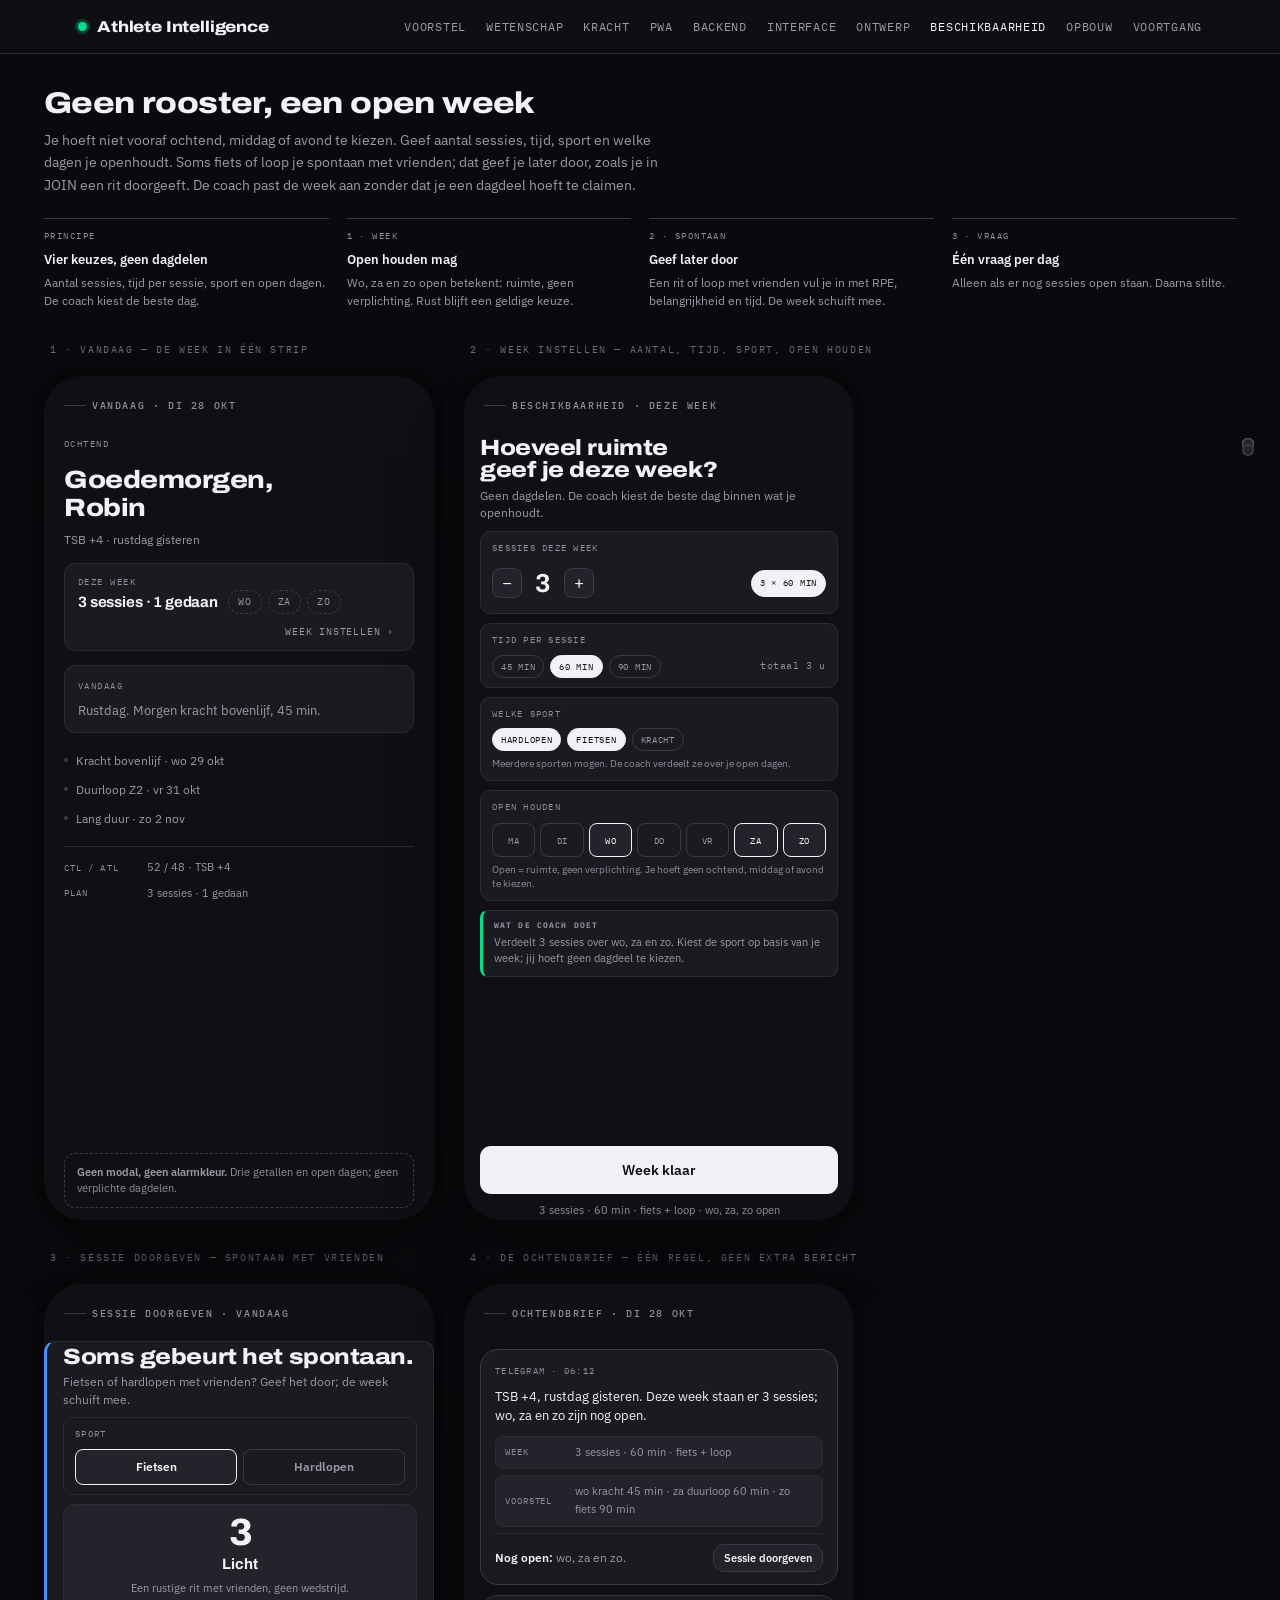
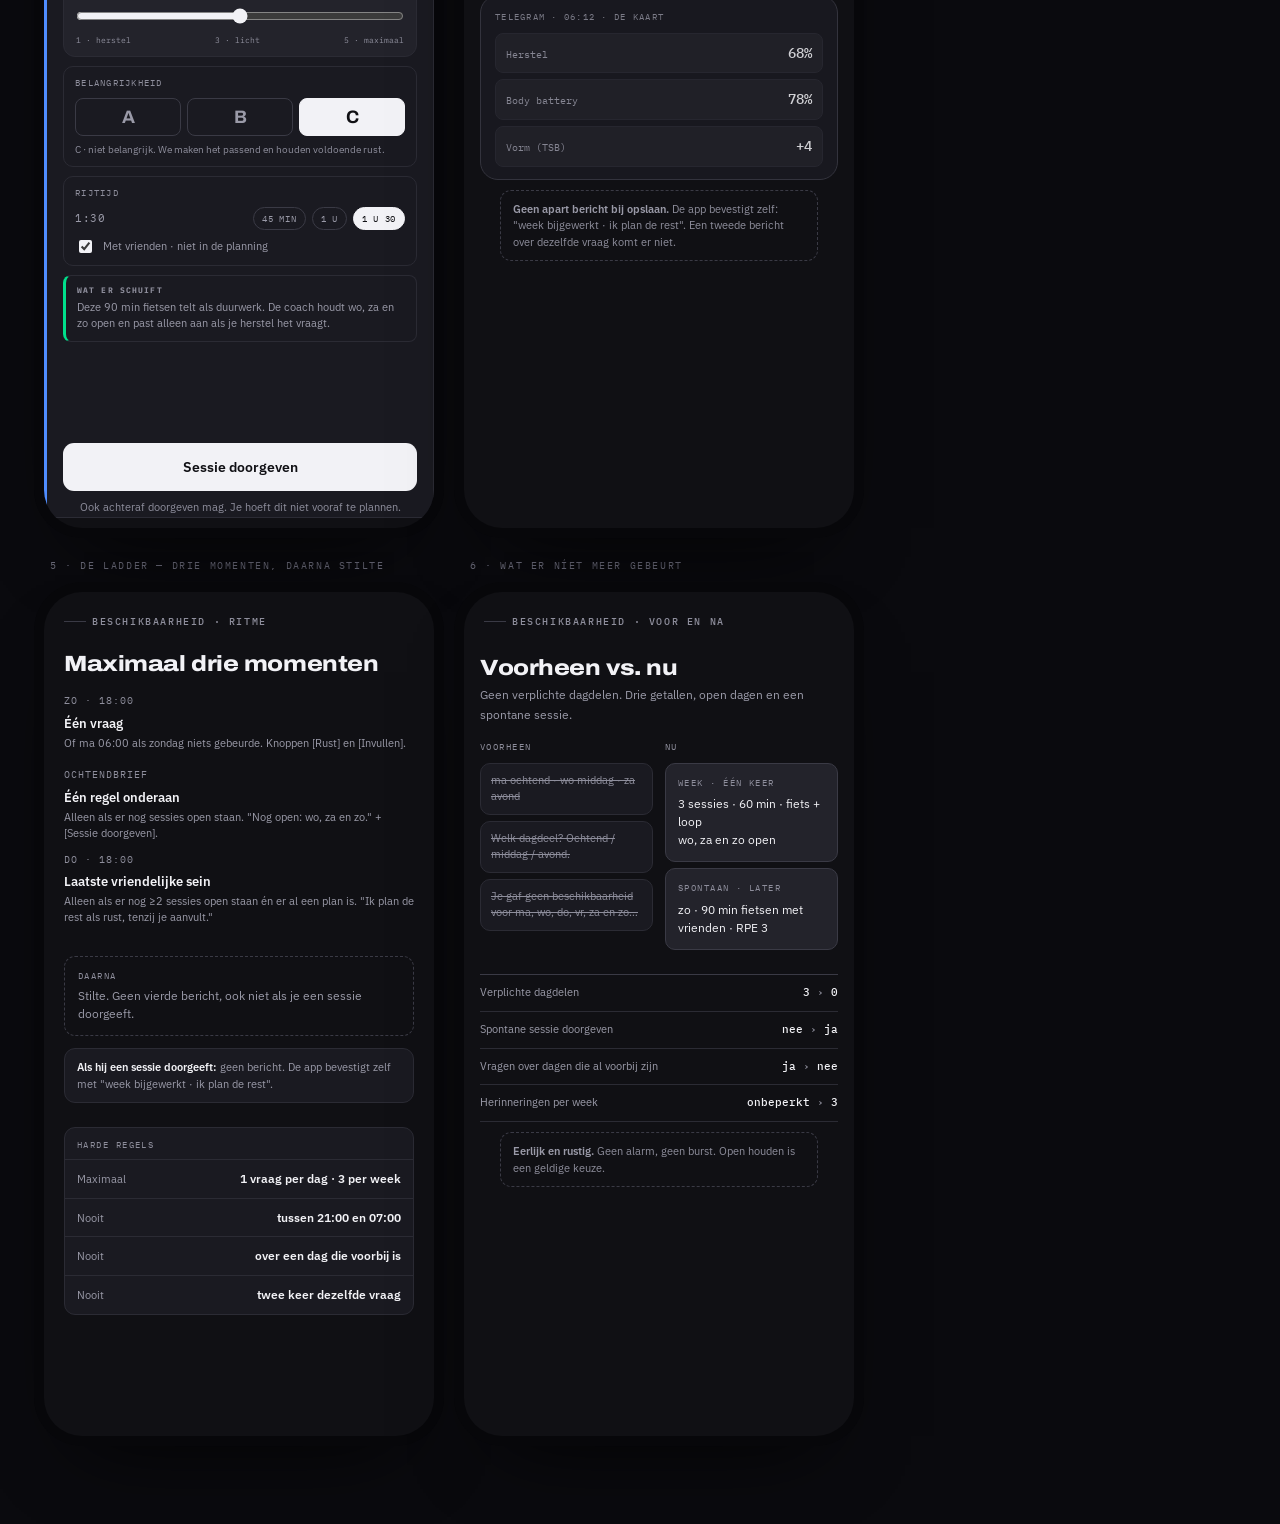
<file: beschikbaarheid.html>
<!DOCTYPE html>
<html lang="nl">
<head>
<meta charset="utf-8">
<meta name="viewport" content="width=device-width, initial-scale=1">
<title>Beschikbaarheid &amp; meldingen · Athlete Intelligence</title>
<meta name="description" content="Voorstel voor het beschikbaarheidssysteem en de meldingen: een gat in je week is geen alarm maar een openstaande vraag.">
<link rel="preconnect" href="https://fonts.googleapis.com">
<link rel="preconnect" href="https://fonts.gstatic.com" crossorigin>
<link href="https://fonts.googleapis.com/css2?family=Archivo:wdth,wght@62..125,400..900&family=IBM+Plex+Mono:wght@400;500&family=IBM+Plex+Sans:wght@400;500;600&display=swap" rel="stylesheet">
<link rel="stylesheet" href="assets/app.css">
<style>
  body::before { display: none !important; }

  :root{
    --void:#101014; --surface:#1a1a21; --surface-2:#23232b; --line:#2b2b34; --line-2:#3a3a45;
    --text:#f2f2f6; --muted:#9a9aa8; --dim:#8e8e9c;
    --fitness:#4f8dff; --fatigue:#ff4d4d; --form:#00e08c; --easy:#ffd12e;
    --radius:18px; --radius-sm:11px;
    --mono:"IBM Plex Mono",monospace; --sans:"IBM Plex Sans",sans-serif; --display:"Archivo",sans-serif;
  }
  .aqmock *{box-sizing:border-box}
  .aqmock{background:#0a0a0e;font-family:var(--sans);color:var(--text);-webkit-font-smoothing:antialiased;padding:0 0 40px}
  .mh{display:flex;align-items:center;justify-content:space-between;gap:16px;padding:16px 20px;border-bottom:1px solid var(--line);font-size:.9rem}
  .mh span:first-child{font-family:var(--mono);font-size:.62rem;letter-spacing:.14em;text-transform:uppercase;color:var(--muted)}
  .mh span:last-child{font-family:var(--mono);font-size:.62rem;letter-spacing:.14em;text-transform:uppercase;color:var(--dim);white-space:nowrap}

  .pitch{max-width:2400px;padding:34px 44px 6px}
  .pitch h1{font-family:var(--display);font-weight:800;font-size:30px;letter-spacing:-.02em;margin:0 0 10px}
  .pitch .lead{margin:0;max-width:78ch;font-size:14px;line-height:1.6;color:var(--muted)}
  .principles{display:grid;grid-template-columns:repeat(4,minmax(0,1fr));gap:18px;margin-top:22px}
  .pr{border-top:1px solid var(--line-2);padding-top:10px}
  .pr .lab{font-family:var(--mono);font-size:9px;letter-spacing:.16em;text-transform:uppercase;color:var(--dim)}
  .pr b{display:block;margin:5px 0 4px;font-size:13px;font-weight:600}
  .pr p{margin:0;font-size:12px;line-height:1.5;color:var(--muted)}

  .stage{display:flex;flex-wrap:wrap;gap:30px;padding:26px 44px 48px;align-items:flex-start}
  .frame{
    width:390px;height:844px;border-radius:38px;overflow:hidden;position:relative;flex:none;
    background:var(--void);box-shadow:0 0 0 10px #07070a,0 40px 80px -40px #000;
    display:flex;flex-direction:column;
  }
  .cap{font-family:var(--mono);font-size:10px;letter-spacing:.16em;text-transform:uppercase;color:#6b6b7a;padding:0 0 12px 6px;height:34px}

  .eyebrow{display:flex;align-items:center;gap:.6em;font-family:var(--mono);font-size:10px;letter-spacing:.16em;text-transform:uppercase;color:var(--dim);padding:22px 20px 8px}
  .eyebrow::before{content:"";width:22px;height:1px;background:var(--line-2)}

  .btn-ink{background:var(--text);color:var(--void);border:0;border-radius:var(--radius-sm);padding:9px 14px;font-family:var(--sans);font-size:12px;font-weight:600}
  .btn-quiet{background:var(--surface-2);color:var(--text);border:1px solid var(--line-2);border-radius:var(--radius-sm);padding:9px 14px;font-family:var(--sans);font-size:12px;font-weight:600}
  .mono{font-family:var(--mono);letter-spacing:.06em}

  /* f1 vandaag */
  .vandaag{padding:4px 20px 0;display:flex;flex-direction:column;gap:14px;flex:1 1 auto}
  .kicker{font-family:var(--mono);font-size:9px;letter-spacing:.16em;text-transform:uppercase;color:var(--dim)}
  .h1{font-family:var(--display);font-weight:800;font-size:25px;line-height:1.12;letter-spacing:-.02em;margin:0}
  .sub{font-size:12px;color:var(--muted);margin-top:-6px}
  .panel{border:1px solid var(--line);border-radius:var(--radius-sm);background:var(--surface);padding:13px 13px 11px}
  .panel__lab{font-family:var(--mono);font-size:9px;letter-spacing:.16em;text-transform:uppercase;color:var(--dim);margin-bottom:8px}
  .strip{border:1px solid var(--line);border-radius:var(--radius-sm);background:var(--surface);padding:11px 13px}
  .strip__row{display:flex;align-items:center;gap:10px;flex-wrap:wrap}
  .strip__lab{font-family:var(--mono);font-size:9px;letter-spacing:.16em;text-transform:uppercase;color:var(--dim)}
  .strip__count{font-family:var(--display);font-weight:700;font-size:15px;letter-spacing:-.01em}
  .chips{display:flex;gap:6px;flex-wrap:wrap}
  .chip{font-family:var(--mono);font-size:10px;letter-spacing:.08em;text-transform:uppercase;color:var(--muted);border:1px dashed var(--line-2);border-radius:100px;padding:3px 9px}
  .strip__link{margin-left:auto;font-family:var(--mono);font-size:10px;letter-spacing:.08em;text-transform:uppercase;color:var(--muted);background:none;border:0;cursor:pointer}
  .exlist{display:grid;gap:2px}
  .exrow{display:flex;align-items:center;gap:8px;font-size:12px;color:var(--muted);min-height:27px}
  .exrow .dot{width:4px;height:4px;border-radius:50%;background:var(--line-2);flex:none}
  .facts{display:grid;gap:8px;border-top:1px solid var(--line);padding-top:12px;font-size:11px;color:var(--muted)}
  .facts div{display:flex;align-items:center;gap:9px}
  .facts .mono{flex:none;width:74px;font-size:9px;letter-spacing:.12em;text-transform:uppercase;color:var(--dim)}
  .hint{margin:0 20px 12px;padding:10px 12px;border:1px dashed var(--line-2);border-radius:var(--radius-sm);font-size:11px;color:var(--dim);line-height:1.5}
  .hint b{color:var(--muted);font-weight:600}
  .minicard{display:grid;gap:6px;margin-top:8px}
  .minicard__row{display:flex;align-items:baseline;justify-content:space-between;gap:12px;padding:8px 10px;border:1px solid var(--line);border-radius:8px;background:var(--surface-2);font-family:var(--mono);font-size:10px;color:var(--muted)}
  .minicard__row b{font-size:14px;color:var(--text);font-weight:500}
  .bubble--soft{opacity:.85}
  .rules{margin-top:12px;border:1px solid var(--line);border-radius:var(--radius-sm);background:var(--surface);overflow:hidden}
  .rules__lab{padding:10px 12px 6px;font-family:var(--mono);font-size:9px;letter-spacing:.16em;text-transform:uppercase;color:var(--dim)}
  .rule{display:flex;align-items:baseline;justify-content:space-between;gap:12px;padding:9px 12px;border-top:1px solid var(--line);font-size:11px;color:var(--muted)}
  .rule b{font-size:12px;color:var(--text);font-weight:600;text-align:right}
  .count{margin-top:14px;border-top:1px solid var(--line-2)}
  .count__row{display:flex;align-items:baseline;justify-content:space-between;gap:12px;padding:9px 0;border-bottom:1px solid var(--line);font-size:11px;color:var(--muted)}
  .count__row b{font-family:var(--mono);font-size:11px;color:var(--text);font-weight:500;white-space:nowrap}
  .count__row i{font-style:normal;color:var(--dim)}

  /* f2 beschikbaarheid */
  .avail{padding:4px 16px 0;display:flex;flex-direction:column;gap:10px;flex:1 1 auto}
  .avail__head{font-family:var(--display);font-weight:800;font-size:22px;letter-spacing:-.02em;margin:0}
  .avail__sub{font-size:12px;color:var(--muted);margin-top:-4px}
  .daylist{display:grid;gap:6px;margin-top:6px}
  .dayrow{display:flex;align-items:center;gap:10px;min-height:54px;padding:8px 11px;border:1px solid var(--line);border-radius:10px;background:var(--surface)}
  .dayrow.past{opacity:.45;border-style:dashed}
  .dayrow.today{border-color:var(--line-2);background:var(--surface-2)}
  .dayrow.open{border-style:dashed;border-color:var(--line-2);background:transparent}
  .dayrow .dd{font-family:var(--mono);font-size:11px;font-weight:500;width:26px;flex:none;color:var(--muted)}
  .dayrow.today .dd{color:var(--text)}
  .dayrow .info{flex:1 1 auto;min-width:0}
  .dayrow .nm{display:block;font-size:13px;font-weight:600}
  .dayrow .mt{display:block;font-size:10px;color:var(--dim);margin-top:2px;white-space:nowrap;overflow:hidden;text-overflow:ellipsis}
  .dayrow .status{font-family:var(--mono);font-size:9px;letter-spacing:.08em;text-transform:uppercase;color:var(--dim);border:1px solid var(--line-2);border-radius:100px;padding:3px 8px;flex:none}
  .dayrow .status.rust{color:var(--muted);border-style:solid}
  .dayrow .rustbtn{font-family:var(--sans);font-size:11px;font-weight:600;color:var(--muted);background:var(--surface-2);border:1px solid var(--line-2);border-radius:8px;padding:6px 9px;flex:none}
  .foot{margin-top:auto;padding:12px 0 0;display:grid;gap:8px}
  .foot .btn-ink{width:100%;min-height:48px;font-size:14px}
  .foot .note{font-size:11px;color:var(--dim);text-align:center}

  /* f2 weekkeuzes */
  .prefs{padding:4px 16px 0;display:flex;flex-direction:column;gap:9px;flex:1 1 auto}
  .prefs__head{font-family:var(--display);font-weight:800;font-size:22px;letter-spacing:-.02em;margin:0}
  .prefs__sub{font-size:12px;color:var(--muted);margin-top:-4px;line-height:1.45}
  .prefcard{border:1px solid var(--line);border-radius:10px;background:var(--surface);padding:9px 11px}
  .prefcard__lab{font-family:var(--mono);font-size:9px;letter-spacing:.14em;text-transform:uppercase;color:var(--dim)}
  .prefrow{display:flex;align-items:center;justify-content:space-between;gap:10px;margin-top:7px}
  .stepper{display:flex;align-items:center;gap:11px}
  .stepbtn{width:30px;height:30px;border-radius:8px;border:1px solid var(--line-2);background:var(--surface-2);color:var(--text);font-family:var(--sans);font-size:17px;line-height:1}
  .stepval{font-family:var(--display);font-weight:700;font-size:26px;letter-spacing:-.03em;min-width:20px;text-align:center}
  .choice{font-family:var(--mono);font-size:9px;letter-spacing:.08em;text-transform:uppercase;color:var(--muted);border:1px solid var(--line-2);border-radius:100px;padding:5px 8px;background:transparent}
  .choice.on{background:var(--text);color:var(--void);border-color:var(--text)}
  .days{display:grid;grid-template-columns:repeat(7,1fr);gap:5px;margin-top:8px}
  .daybtn{min-height:34px;border-radius:8px;border:1px solid var(--line-2);background:transparent;color:var(--muted);font-family:var(--mono);font-size:9px;letter-spacing:.04em;text-transform:uppercase}
  .daybtn.on{background:var(--surface-2);border-color:var(--text);color:var(--text)}
  .prefnote{font-size:10px;color:var(--dim);line-height:1.4;margin:6px 0 0}
  .coachnote{border:1px solid var(--line);border-left:3px solid var(--form);border-radius:8px;background:var(--surface);padding:9px 11px;font-size:11px;line-height:1.45;color:var(--muted)}
  .coachnote b{display:block;font-family:var(--mono);font-size:8px;letter-spacing:.14em;text-transform:uppercase;color:var(--dim);margin-bottom:3px}

  /* f3 sessie doorgeven */
  .session{padding:4px 16px 0;display:flex;flex-direction:column;gap:9px;flex:1 1 auto}
  .session__head{font-family:var(--display);font-weight:800;font-size:22px;letter-spacing:-.02em;margin:0}
  .session__sub{font-size:12px;color:var(--muted);margin-top:-4px;line-height:1.45}
  .seg{display:flex;gap:6px;margin-top:7px}
  .segbtn{flex:1 1 0;min-height:36px;border-radius:8px;border:1px solid var(--line-2);background:transparent;color:var(--muted);font-family:var(--sans);font-size:12px;font-weight:600}
  .segbtn.on{background:var(--surface-2);border-color:var(--text);color:var(--text)}
  .rpe-card{border:1px solid var(--line);border-radius:12px;background:var(--surface-2);padding:11px 12px 9px;text-align:center}
  .rpe-num{font-family:var(--display);font-weight:800;font-size:38px;line-height:.9;letter-spacing:-.03em}
  .rpe-word{font-family:var(--display);font-size:15px;font-weight:700;margin-top:2px}
  .rpe-desc{font-size:11px;color:var(--muted);margin-top:4px}
  .rpe-slider{width:100%;margin:10px 0 0;accent-color:var(--text)}
  .rpe-scale{display:flex;justify-content:space-between;font-family:var(--mono);font-size:8px;color:var(--dim);margin-top:2px}
  .imp{display:grid;grid-template-columns:repeat(3,1fr);gap:6px;margin-top:7px}
  .impbtn{min-height:38px;border-radius:8px;border:1px solid var(--line-2);background:transparent;color:var(--muted);font-family:var(--display);font-size:18px;font-weight:700}
  .impbtn.on{background:var(--text);color:var(--void);border-color:var(--text)}
  .impdesc{font-size:10px;color:var(--dim);line-height:1.4;margin:7px 0 0}
  .timerow{display:flex;align-items:center;justify-content:space-between;gap:10px;margin-top:7px}
  .timerow .mono{font-size:11px;color:var(--muted)}
  .toggle{display:flex;align-items:center;gap:8px;font-size:11px;color:var(--muted)}
  .toggle input{accent-color:var(--text)}

  /* f3 ochtendbrief */
  .brief{padding:8px 16px 0;display:flex;flex-direction:column;gap:10px;flex:1 1 auto;justify-content:flex-start}
  .bubble{border:1px solid var(--line-2);border-radius:var(--radius);background:var(--surface);padding:14px 14px 12px}
  .bubble__ttl{font-family:var(--mono);font-size:9px;letter-spacing:.14em;text-transform:uppercase;color:var(--dim);margin-bottom:8px}
  .bubble p{margin:0 0 10px;font-size:13px;line-height:1.5;color:var(--text)}
  .brow{display:flex;align-items:center;gap:8px;padding:7px 9px;border:1px solid var(--line);border-radius:8px;background:var(--surface-2);font-size:11px;color:var(--muted);margin-bottom:6px}
  .brow .lab{font-family:var(--mono);font-size:9px;letter-spacing:.1em;text-transform:uppercase;color:var(--dim);flex:none;width:62px}
  .openline{display:flex;align-items:center;gap:10px;margin-top:6px;padding-top:10px;border-top:1px solid var(--line);font-size:12px;color:var(--muted)}
  .openline b{color:var(--text);font-weight:600}
  .openline .btn-quiet{margin-left:auto;padding:6px 10px;font-size:11px}

  /* f4 ladder */
  .ladder{padding:4px 20px 0;display:flex;flex-direction:column;gap:12px;flex:1 1 auto}
  .ladder__ttl{font-family:var(--display);font-weight:800;font-size:22px;letter-spacing:-.02em;margin:0}
  .tl{display:grid;gap:0;margin-top:6px}
  .tlnode{display:flex;gap:12px;min-height:74px}
  .tlnode .rail{display:flex;flex-direction:column;align-items:center;flex:none;width:20px}
  .tlnode .dot{width:12px;height:12px;border-radius:50%;background:var(--surface-2);border:2px solid var(--line-2);flex:none}
  .tlnode .dot.loud{background:var(--text);border-color:var(--text)}
  .tlnode .line{flex:1 1 auto;width:2px;background:var(--line)}
  .tlnode:last-child .line{display:none}
  .tlnode .body{flex:1 1 auto;padding-bottom:10px}
  .tlnode .when{font-family:var(--mono);font-size:10px;letter-spacing:.1em;text-transform:uppercase;color:var(--dim)}
  .tlnode .what{font-size:13px;font-weight:600;margin:3px 0 2px}
  .tlnode .desc{font-size:11px;color:var(--muted);line-height:1.45}
  .silence{margin-top:8px;padding:12px 13px;border:1px dashed var(--line-2);border-radius:var(--radius-sm);background:transparent}
  .silence .lab{font-family:var(--mono);font-size:9px;letter-spacing:.16em;text-transform:uppercase;color:var(--dim);margin-bottom:4px}
  .silence p{margin:0;font-size:12px;color:var(--muted);line-height:1.5}
  .fillnote{padding:10px 12px;border:1px solid var(--line);border-radius:var(--radius-sm);background:var(--surface);font-size:11px;color:var(--muted);line-height:1.5}
  .fillnote b{color:var(--text);font-weight:600}

  /* f5 before/after */
  .ba{padding:8px 16px 0;display:flex;flex-direction:column;gap:10px;flex:1 1 auto;justify-content:flex-start}
  .ba__ttl{font-family:var(--display);font-weight:800;font-size:22px;letter-spacing:-.02em;margin:0}
  .ba__sub{font-size:12px;color:var(--muted);margin-top:-4px}
  .cols{display:grid;grid-template-columns:1fr 1fr;gap:12px;margin-top:6px}
  .col .lab{font-family:var(--mono);font-size:9px;letter-spacing:.16em;text-transform:uppercase;color:var(--dim);margin-bottom:8px}
  .msg{border:1px solid var(--line);border-radius:10px;background:var(--surface);padding:9px 10px;font-size:11px;color:var(--muted);line-height:1.45;margin-bottom:6px}
  .msg.struck{text-decoration:line-through;color:var(--dim)}
  .clean{border:1px solid var(--line-2);border-radius:10px;background:var(--surface-2);padding:12px 12px;font-size:12px;color:var(--text);line-height:1.5}
  .clean .lab{font-family:var(--mono);font-size:9px;letter-spacing:.16em;text-transform:uppercase;color:var(--dim);margin-bottom:6px}

  @media (max-width: 900px){
    .stage{display:grid;gap:26px;padding:12px;justify-items:center}
    .cap{padding-left:0}
    .frame{width:min(390px, calc(100vw - 24px))}
    .principles{grid-template-columns:1fr}
  }

</style>
</head>
<body>
<nav class="nav">
  <div class="nav-inner">
    <span class="brand"><span class="dot"></span>Athlete&nbsp;Intelligence</span>
    <div class="nav-links">
      <a href="index.html">Voorstel</a>
      <a href="science.html">Wetenschap</a>
      <a href="strength.html">Kracht</a>
      <a href="pwa.html">PWA</a>
      <a href="backend.html">Backend</a>
      <a href="frontend.html">Interface</a>
      <a href="design.html">Ontwerp</a>
      <a href="beschikbaarheid.html" aria-current="page">Beschikbaarheid</a>
      <a href="opbouw.html">Opbouw</a>
      <a href="voortgang.html">Voortgang</a>
    </div>
  </div>
</nav>
<div class="aqmock">
<section class="pitch">
  <h1>Geen rooster, een open week</h1>
  <p class="lead">
    Je hoeft niet vooraf ochtend, middag of avond te kiezen. Geef aantal sessies,
    tijd, sport en welke dagen je openhoudt. Soms fiets of loop je spontaan met
    vrienden; dat geef je later door, zoals je in JOIN een rit doorgeeft. De coach
    past de week aan zonder dat je een dagdeel hoeft te claimen.
  </p>
  <div class="principles">
    <div class="pr"><div class="lab">principe</div><b>Vier keuzes, geen dagdelen</b><p>Aantal sessies, tijd per sessie, sport en open dagen. De coach kiest de beste dag.</p></div>
    <div class="pr"><div class="lab">1 · week</div><b>Open houden mag</b><p>Wo, za en zo open betekent: ruimte, geen verplichting. Rust blijft een geldige keuze.</p></div>
    <div class="pr"><div class="lab">2 · spontaan</div><b>Geef later door</b><p>Een rit of loop met vrienden vul je in met RPE, belangrijkheid en tijd. De week schuift mee.</p></div>
    <div class="pr"><div class="lab">3 · vraag</div><b>Één vraag per dag</b><p>Alleen als er nog sessies open staan. Daarna stilte.</p></div>
  </div>
</section>
<div class="stage">

  <!-- 1 -->
  <div>
    <div class="cap">1 · vandaag — de week in één strip</div>
    <div class="frame" id="f1">
      <div class="eyebrow">Vandaag · di 28 okt</div>
      <div class="vandaag">
        <div class="kicker">ochtend</div>
        <h1 class="h1">Goedemorgen,<br>Robin</h1>
        <div class="sub">TSB +4 · rustdag gisteren</div>

        <div class="strip">
          <div class="strip__lab">Deze week</div>
          <div class="strip__row">
            <span class="strip__count">3 sessies · 1 gedaan</span>
            <span class="chips">
              <span class="chip">wo</span>
              <span class="chip">za</span>
              <span class="chip">zo</span>
            </span>
            <button class="strip__link">week instellen ›</button>
          </div>
        </div>

        <div class="panel">
          <div class="panel__lab">vandaag</div>
          <div style="font-size:13px;color:var(--muted);line-height:1.5">Rustdag. Morgen kracht bovenlijf, 45 min.</div>
        </div>

        <div class="exlist">
          <div class="exrow"><span class="dot"></span>Kracht bovenlijf · wo 29 okt</div>
          <div class="exrow"><span class="dot"></span>Duurloop Z2 · vr 31 okt</div>
          <div class="exrow"><span class="dot"></span>Lang duur · zo 2 nov</div>
        </div>

        <div class="facts">
          <div><span class="mono">ctl / atl</span>52 / 48 · TSB +4</div>
          <div><span class="mono">plan</span>3 sessies · 1 gedaan</div>
        </div>
      </div>
      <div class="hint"><b>Geen modal, geen alarmkleur.</b> Drie getallen en open dagen; geen verplichte dagdelen.</div>
    </div>
  </div>

  <!-- 2 -->
  <div>
    <div class="cap">2 · week instellen — aantal, tijd, sport, open houden</div>
    <div class="frame" id="f2">
      <div class="eyebrow">Beschikbaarheid · deze week</div>
      <div class="prefs">
        <h2 class="prefs__head">Hoeveel ruimte geef je deze week?</h2>
        <div class="prefs__sub">Geen dagdelen. De coach kiest de beste dag binnen wat je openhoudt.</div>

        <div class="prefcard">
          <div class="prefcard__lab">Sessies deze week</div>
          <div class="prefrow">
            <div class="stepper">
              <button class="stepbtn" aria-label="minder sessies">−</button>
              <span class="stepval">3</span>
              <button class="stepbtn" aria-label="meer sessies">+</button>
            </div>
            <span class="choice on">3 × 60 min</span>
          </div>
        </div>

        <div class="prefcard">
          <div class="prefcard__lab">Tijd per sessie</div>
          <div class="prefrow">
            <div class="chips">
              <button class="choice">45 min</button>
              <button class="choice on">60 min</button>
              <button class="choice">90 min</button>
            </div>
            <span class="mono" style="font-size:10px;color:var(--dim)">totaal 3 u</span>
          </div>
        </div>

        <div class="prefcard">
          <div class="prefcard__lab">Welke sport</div>
          <div class="prefrow">
            <div class="chips">
              <button class="choice on">Hardlopen</button>
              <button class="choice on">Fietsen</button>
              <button class="choice">Kracht</button>
            </div>
          </div>
          <p class="prefnote">Meerdere sporten mogen. De coach verdeelt ze over je open dagen.</p>
        </div>

        <div class="prefcard">
          <div class="prefcard__lab">Open houden</div>
          <div class="days">
            <button class="daybtn">ma</button>
            <button class="daybtn">di</button>
            <button class="daybtn on">wo</button>
            <button class="daybtn">do</button>
            <button class="daybtn">vr</button>
            <button class="daybtn on">za</button>
            <button class="daybtn on">zo</button>
          </div>
          <p class="prefnote">Open = ruimte, geen verplichting. Je hoeft geen ochtend, middag of avond te kiezen.</p>
        </div>

        <div class="coachnote"><b>Wat de coach doet</b>Verdeelt 3 sessies over wo, za en zo. Kiest de sport op basis van je week; jij hoeft geen dagdeel te kiezen.</div>

        <div class="foot">
          <button class="btn-ink">Week klaar</button>
          <div class="note">3 sessies · 60 min · fiets + loop · wo, za, zo open</div>
        </div>
      </div>
    </div>
  </div>


  <!-- 3 -->
  <div>
    <div class="cap">3 · sessie doorgeven — spontaan met vrienden</div>
    <div class="frame" id="f3">
      <div class="eyebrow">Sessie doorgeven · vandaag</div>
      <div class="session">
        <h2 class="session__head">Soms gebeurt het spontaan.</h2>
        <div class="session__sub">Fietsen of hardlopen met vrienden? Geef het door; de week schuift mee.</div>

        <div class="prefcard">
          <div class="prefcard__lab">Sport</div>
          <div class="seg">
            <button class="segbtn on">Fietsen</button>
            <button class="segbtn">Hardlopen</button>
          </div>
        </div>

        <div class="rpe-card">
          <div class="rpe-num">3</div>
          <div class="rpe-word">Licht</div>
          <div class="rpe-desc">Een rustige rit met vrienden, geen wedstrijd.</div>
          <input class="rpe-slider" type="range" min="1" max="5" value="3" aria-label="Verwachte RPE">
          <div class="rpe-scale"><span>1 · herstel</span><span>3 · licht</span><span>5 · maximaal</span></div>
        </div>

        <div class="prefcard">
          <div class="prefcard__lab">Belangrijkheid</div>
          <div class="imp">
            <button class="impbtn">A</button>
            <button class="impbtn">B</button>
            <button class="impbtn on">C</button>
          </div>
          <p class="impdesc">C · niet belangrijk. We maken het passend en houden voldoende rust.</p>
        </div>

        <div class="prefcard">
          <div class="prefcard__lab">Rijtijd</div>
          <div class="timerow">
            <span class="mono">1:30</span>
            <div class="chips">
              <button class="choice">45 min</button>
              <button class="choice">1 u</button>
              <button class="choice on">1 u 30</button>
            </div>
          </div>
          <label class="toggle" style="margin-top:7px">
            <input type="checkbox" checked> Met vrienden · niet in de planning
          </label>
        </div>

        <div class="coachnote"><b>Wat er schuift</b>Deze 90 min fietsen telt als duurwerk. De coach houdt wo, za en zo open en past alleen aan als je herstel het vraagt.</div>

        <div class="foot">
          <button class="btn-ink">Sessie doorgeven</button>
          <div class="note">Ook achteraf doorgeven mag. Je hoeft dit niet vooraf te plannen.</div>
        </div>
      </div>
    </div>
  </div>


  <!-- 4 -->
  <div>
    <div class="cap">4 · de ochtendbrief — één regel, geen extra bericht</div>
    <div class="frame" id="f4">
      <div class="eyebrow">Ochtendbrief · di 28 okt</div>
      <div class="brief">
        <div class="bubble">
          <div class="bubble__ttl">Telegram · 06:12</div>
          <p>TSB +4, rustdag gisteren. Deze week staan er 3 sessies; wo, za en zo zijn nog open.</p>
          <div class="brow"><span class="lab">week</span><span>3 sessies · 60 min · fiets + loop</span></div>
          <div class="brow"><span class="lab">voorstel</span><span>wo kracht 45 min · za duurloop 60 min · zo fiets 90 min</span></div>
          <div class="openline">
            <span><b>Nog open:</b> wo, za en zo.</span>
            <button class="btn-quiet">Sessie doorgeven</button>
          </div>
        </div>
        <div class="bubble bubble--soft">
          <div class="bubble__ttl">Telegram · 06:12 · de kaart</div>
          <div class="minicard">
            <div class="minicard__row"><span>Herstel</span><b>68%</b></div>
            <div class="minicard__row"><span>Body battery</span><b>78%</b></div>
            <div class="minicard__row"><span>Vorm (TSB)</span><b>+4</b></div>
          </div>
        </div>
        <div class="hint"><b>Geen apart bericht bij opslaan.</b> De app bevestigt zelf: "week bijgewerkt · ik plan de rest". Een tweede bericht over dezelfde vraag komt er niet.</div>
      </div>
    </div>
  </div>


  <!-- 5 -->
  <div>
    <div class="cap">5 · de ladder — drie momenten, daarna stilte</div>
    <div class="frame" id="f5">
      <div class="eyebrow">Beschikbaarheid · ritme</div>
      <div class="ladder">
        <h2 class="ladder__ttl">Maximaal drie momenten</h2>
        <div class="tl">
          <div class="tlnode">
            <div class="rail"><span class="dot loud"></span><span class="line"></span></div>
            <div class="body">
              <div class="when">zo · 18:00</div>
              <div class="what">Één vraag</div>
              <div class="desc">Of ma 06:00 als zondag niets gebeurde. Knoppen [Rust] en [Invullen].</div>
            </div>
          </div>
          <div class="tlnode">
            <div class="rail"><span class="dot"></span><span class="line"></span></div>
            <div class="body">
              <div class="when">ochtendbrief</div>
              <div class="what">Één regel onderaan</div>
              <div class="desc">Alleen als er nog sessies open staan. "Nog open: wo, za en zo." + [Sessie doorgeven].</div>
            </div>
          </div>
          <div class="tlnode">
            <div class="rail"><span class="dot"></span><span class="line"></span></div>
            <div class="body">
              <div class="when">do · 18:00</div>
              <div class="what">Laatste vriendelijke sein</div>
              <div class="desc">Alleen als er nog ≥2 sessies open staan én er al een plan is. "Ik plan de rest als rust, tenzij je aanvult."</div>
            </div>
          </div>
        </div>
        <div class="silence">
          <div class="lab">daarna</div>
          <p>Stilte. Geen vierde bericht, ook niet als je een sessie doorgeeft.</p>
        </div>
        <div class="fillnote"><b>Als hij een sessie doorgeeft:</b> geen bericht. De app bevestigt zelf met "week bijgewerkt · ik plan de rest".</div>
        <div class="rules">
          <div class="rules__lab">harde regels</div>
          <div class="rule"><span>Maximaal</span><b>1 vraag per dag · 3 per week</b></div>
          <div class="rule"><span>Nooit</span><b>tussen 21:00 en 07:00</b></div>
          <div class="rule"><span>Nooit</span><b>over een dag die voorbij is</b></div>
          <div class="rule"><span>Nooit</span><b>twee keer dezelfde vraag</b></div>
        </div>
      </div>
    </div>
  </div>


  <!-- 6 -->
  <div>
    <div class="cap">6 · wat er níet meer gebeurt</div>
    <div class="frame" id="f6">
      <div class="eyebrow">Beschikbaarheid · voor en na</div>
      <div class="ba">
        <h2 class="ba__ttl">Voorheen vs. nu</h2>
        <div class="ba__sub">Geen verplichte dagdelen. Drie getallen, open dagen en een spontane sessie.</div>
        <div class="cols">
          <div class="col">
            <div class="lab">voorheen</div>
            <div class="msg struck">ma ochtend · wo middag · za avond</div>
            <div class="msg struck">Welk dagdeel? Ochtend / middag / avond.</div>
            <div class="msg struck">Je gaf geen beschikbaarheid voor ma, wo, do, vr, za en zo…</div>
          </div>
          <div class="col">
            <div class="lab">nu</div>
            <div class="clean">
              <div class="lab">week · één keer</div>
              3 sessies · 60 min · fiets + loop<br>wo, za en zo open
            </div>
            <div class="clean" style="margin-top:6px">
              <div class="lab">spontaan · later</div>
              zo · 90 min fietsen met vrienden · RPE 3
            </div>
          </div>
        </div>
        <div class="count">
          <div class="count__row"><span>Verplichte dagdelen</span><b>3 <i>›</i> 0</b></div>
          <div class="count__row"><span>Spontane sessie doorgeven</span><b>nee <i>›</i> ja</b></div>
          <div class="count__row"><span>Vragen over dagen die al voorbij zijn</span><b>ja <i>›</i> nee</b></div>
          <div class="count__row"><span>Herinneringen per week</span><b>onbeperkt <i>›</i> 3</b></div>
        </div>
        <div class="hint"><b>Eerlijk en rustig.</b> Geen alarm, geen burst. Open houden is een geldige keuze.</div>
      </div>
    </div>
  </div>

</div>
</div>
</body>
</html>
</file>
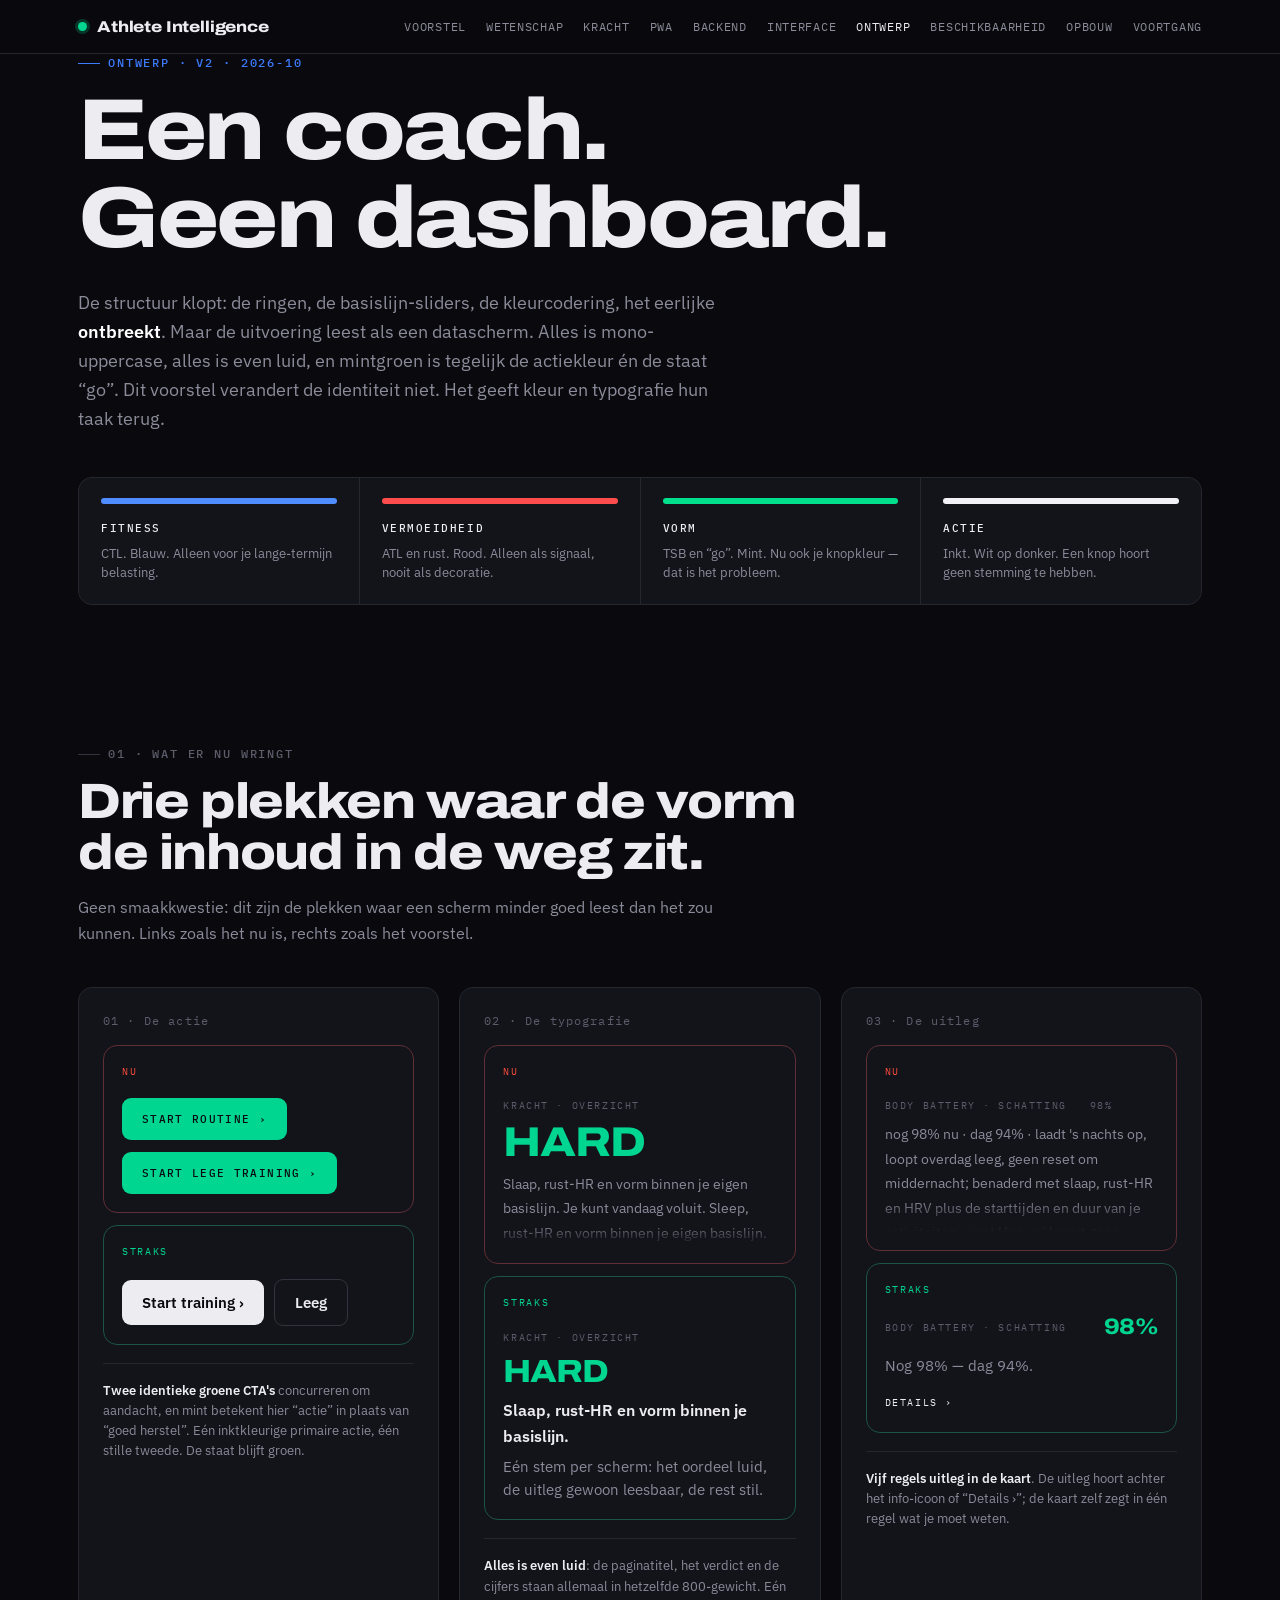
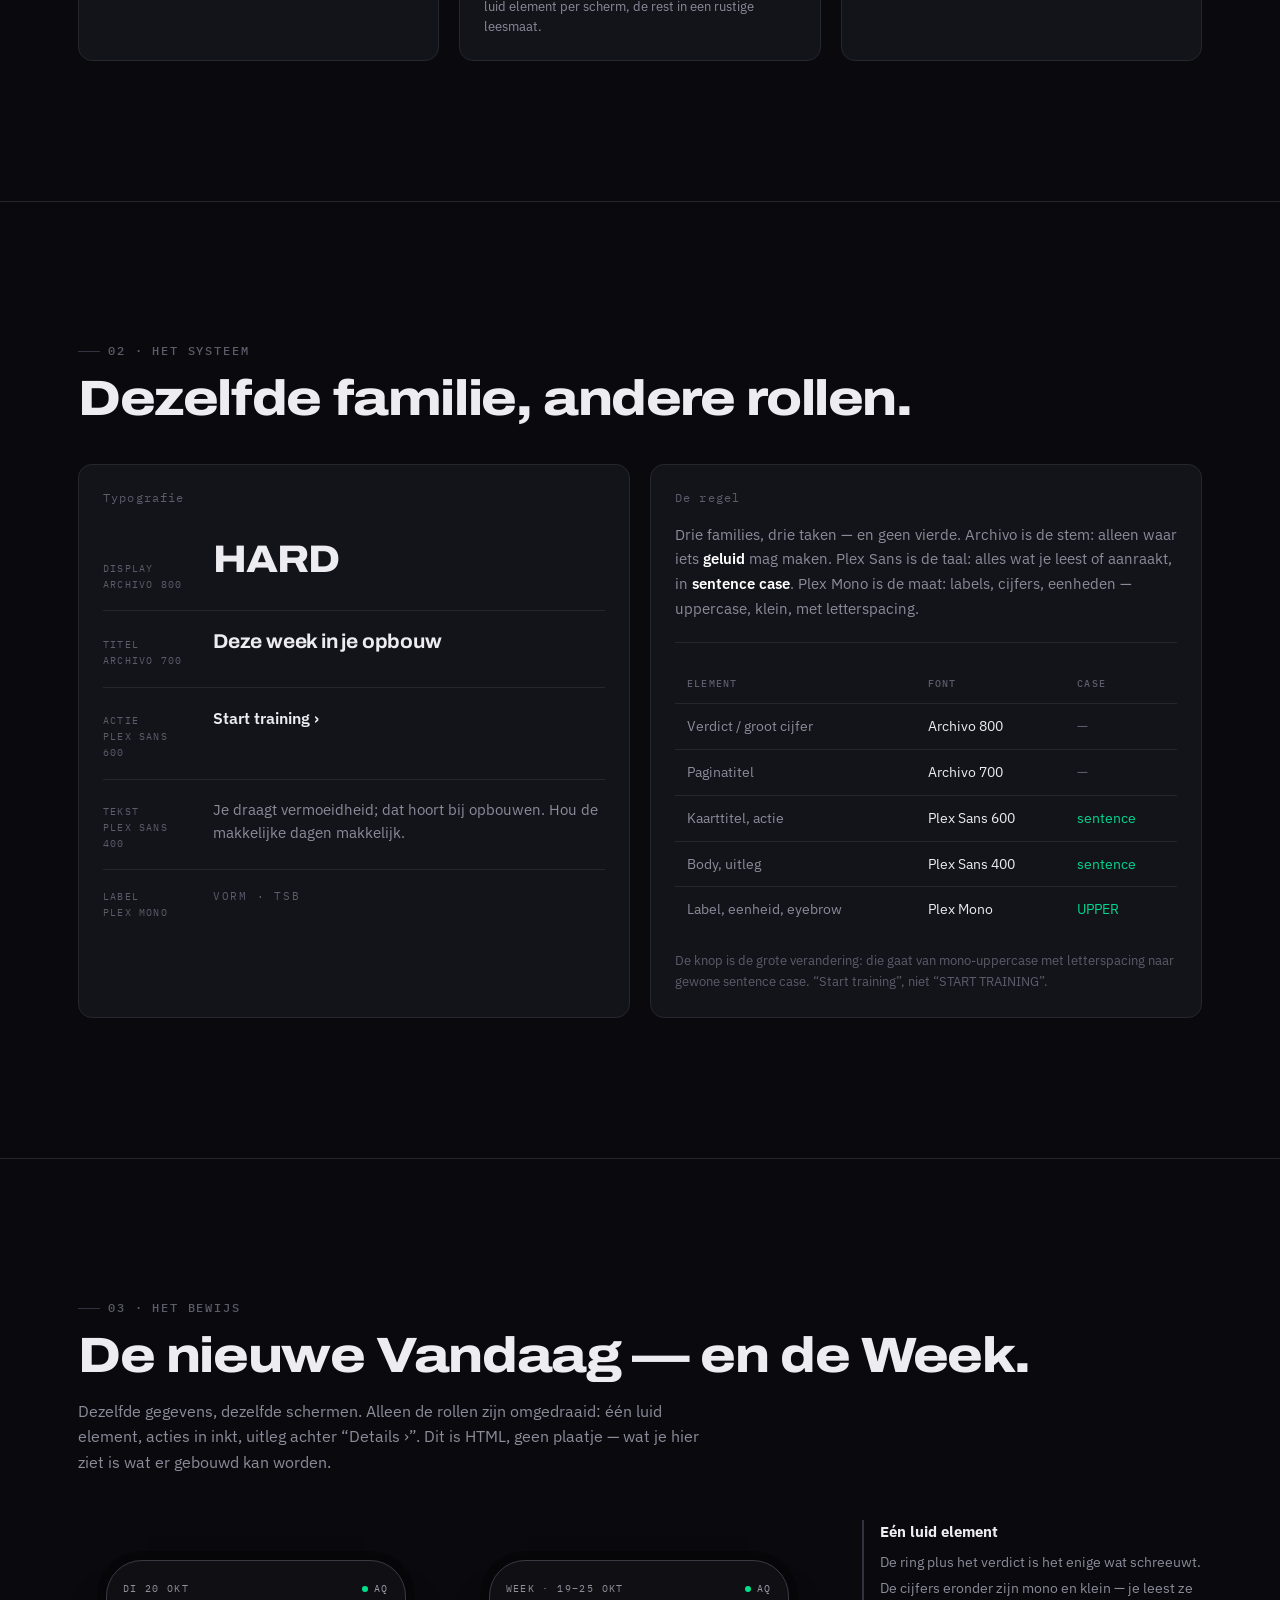
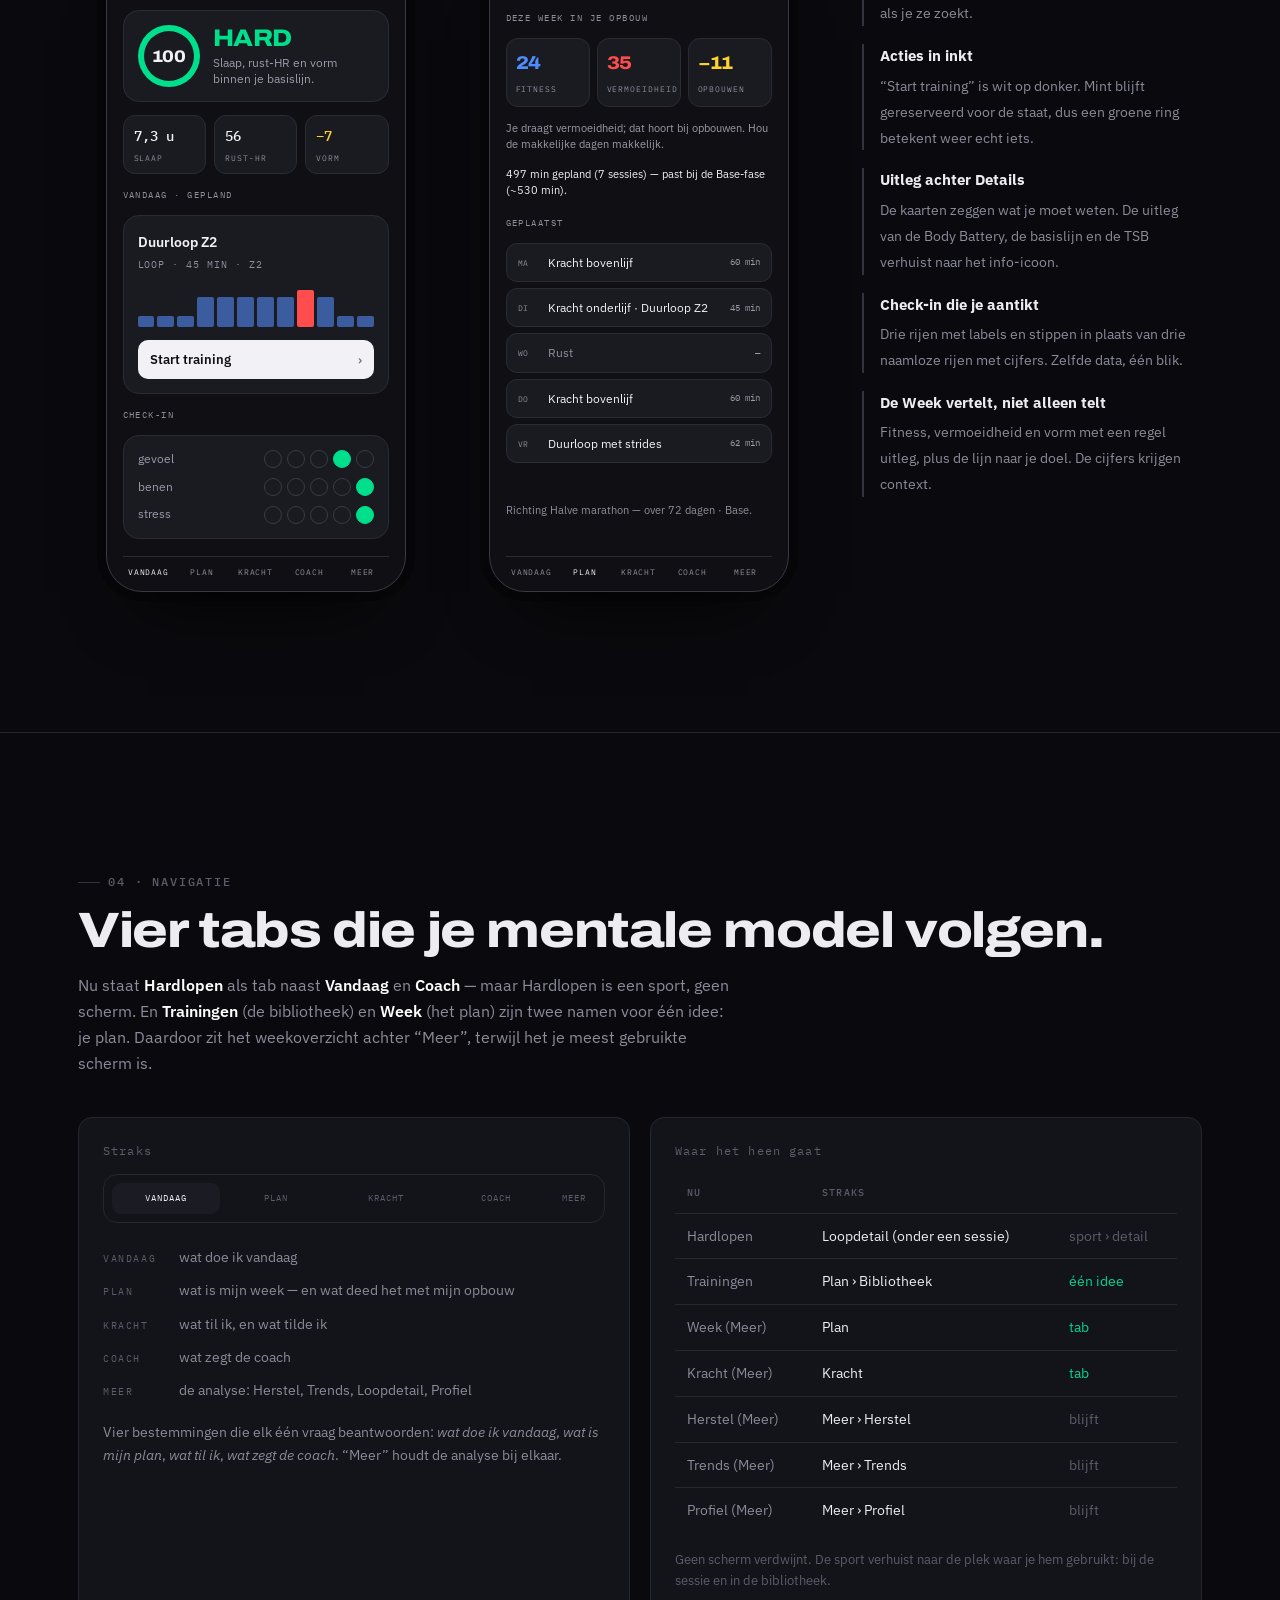
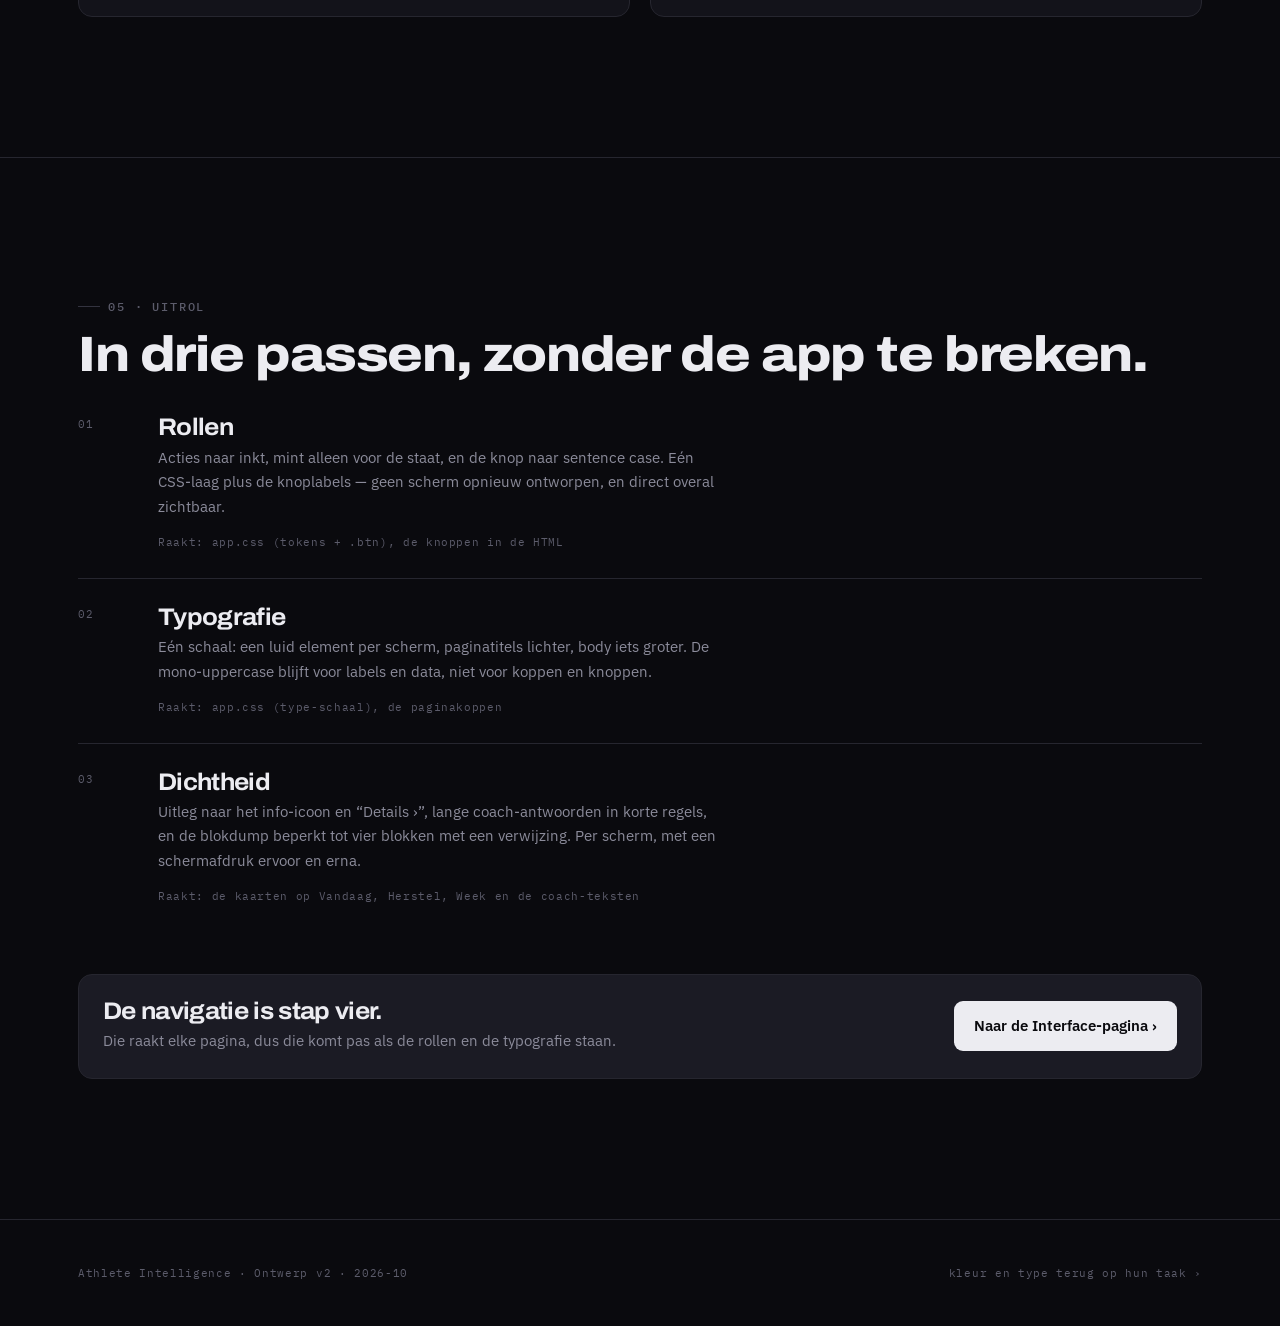
<file: design.html>
<!DOCTYPE html>
<html lang="nl">
<head>
<meta charset="utf-8">
<meta name="viewport" content="width=device-width, initial-scale=1">
<title>Ontwerp · Athlete Intelligence</title>
<meta name="description" content="Ontwerpvoorstel voor Athlete Intelligence: kleur en typografie terug op hun taak. Met live mockups van Vandaag en Week.">
<link rel="preconnect" href="https://fonts.googleapis.com">
<link rel="preconnect" href="https://fonts.gstatic.com" crossorigin>
<link href="https://fonts.googleapis.com/css2?family=Archivo:wdth,wght@62..125,400..900&family=IBM+Plex+Mono:wght@400;500&family=IBM+Plex+Sans:wght@400;500;600&display=swap" rel="stylesheet">
<link rel="stylesheet" href="assets/app.css">
<style>
  /* Een ontwerppagina is een proef: geen enkele overlay mag de specimens tinten.
     De deck-vignette (multiply, 0.55) maakt een witte knop grijs — hier dus uit. */
  body::before { display: none !important; }

  /* ---------- de app-tokens, exact zoals ze in de app staan ---------- */
  .appscope {
    --a-void: #101014;
    --a-surface: #1a1a21;
    --a-surface-2: #23232b;
    --a-line: #2b2b34;
    --a-line-2: #3a3a45;
    --a-text: #f2f2f6;
    --a-muted: #9a9aa8;
    --a-dim: #8e8e9c;
    --a-fitness: #4f8dff;
    --a-fatigue: #ff4d4d;
    --a-form: #00e08c;
    --a-easy: #ffd12e;
    --a-rest: #ff4d4d;
  }

  /* ---------- de rolverdeling: de handtekening van deze pagina ---------- */
  .roles {
    display: grid;
    grid-template-columns: repeat(4, minmax(0, 1fr));
    gap: 1px;
    background: var(--line);
    border: 1px solid var(--line);
    border-radius: var(--radius);
    overflow: hidden;
    margin-top: 44px;
  }
  .role {
    background: var(--surface);
    padding: 20px 22px 22px;
  }
  .role i {
    display: block;
    width: 100%;
    height: 6px;
    border-radius: 4px;
    margin-bottom: 16px;
  }
  .role b {
    display: block;
    font-family: var(--mono);
    font-size: 0.68rem;
    letter-spacing: 0.14em;
    text-transform: uppercase;
    color: var(--text);
    font-weight: 500;
  }
  .role span {
    display: block;
    margin-top: 6px;
    font-size: 0.82rem;
    color: var(--muted);
    line-height: 1.45;
  }
  @media (max-width: 780px) { .roles { grid-template-columns: repeat(2, minmax(0, 1fr)); } }

  /* ---------- nu / straks ---------- */
  .ba { display: grid; grid-template-columns: 1fr 1fr; gap: 18px; align-items: start; }
  @media (max-width: 780px) { .ba { grid-template-columns: 1fr; } }
  .ba__side {
    border: 1px solid var(--line);
    border-radius: var(--radius);
    background: var(--surface);
    padding: 22px;
    min-width: 0;
  }
  .ba__tag {
    font-family: var(--mono);
    font-size: 0.64rem;
    letter-spacing: 0.16em;
    text-transform: uppercase;
    color: var(--dim);
    margin-bottom: 18px;
    display: block;
  }
  .ba__side--old { border-color: color-mix(in srgb, var(--fatigue) 26%, var(--line)); }
  .ba__side--old .ba__tag { color: var(--fatigue); }
  .ba__side--new { border-color: color-mix(in srgb, var(--form) 26%, var(--line)); }
  .ba__side--new .ba__tag { color: var(--form); }
  .ba__why {
    margin-top: 18px;
    padding-top: 16px;
    border-top: 1px solid var(--line);
    font-size: 0.84rem;
    color: var(--muted);
    line-height: 1.5;
  }
  .ba__why b { color: var(--text); font-weight: 600; }

  /* ---------- specimen: oude stijl ---------- */
  .s-old-btn {
    font-family: var(--mono);
    font-size: 0.7rem;
    letter-spacing: 0.12em;
    text-transform: uppercase;
    color: var(--void);
    background: var(--form);
    border: 0;
    border-radius: var(--radius-sm);
    padding: 14px 20px;
    font-weight: 500;
  }
  .s-old-label {
    font-family: var(--mono);
    font-size: 0.62rem;
    letter-spacing: 0.16em;
    text-transform: uppercase;
    color: var(--dim);
  }
  .s-old-loud {
    font-family: var(--display);
    font-variation-settings: "wdth" 116;
    font-weight: 800;
    font-size: 2.6rem;
    line-height: 1;
    letter-spacing: -0.03em;
    color: var(--form);
  }
  .s-old-quote {
    font-family: var(--sans);
    font-size: 0.9rem;
    color: var(--muted);
    line-height: 1.7;
    max-height: 7.6em;
    overflow: hidden;
    mask-image: linear-gradient(#000 70%, transparent);
    -webkit-mask-image: linear-gradient(#000 70%, transparent);
  }

  /* ---------- specimen: nieuwe stijl ---------- */
  .s-new-btn {
    font-family: var(--sans);
    font-size: 0.92rem;
    font-weight: 600;
    letter-spacing: 0;
    color: var(--void);
    background: var(--text);
    border: 0;
    border-radius: var(--radius-sm);
    padding: 13px 20px;
  }
  .s-new-btn--ghost {
    background: transparent;
    color: var(--text);
    border: 1px solid var(--line-2);
  }
  .s-new-label {
    font-family: var(--mono);
    font-size: 0.62rem;
    letter-spacing: 0.16em;
    text-transform: uppercase;
    color: var(--dim);
  }
  .s-new-loud {
    font-family: var(--display);
    font-variation-settings: "wdth" 112;
    font-weight: 800;
    font-size: 2rem;
    line-height: 1;
    letter-spacing: -0.03em;
    color: var(--form);
  }
  .s-new-title {
    font-family: var(--sans);
    font-size: 1rem;
    font-weight: 600;
    color: var(--text);
    margin-top: 10px;
  }
  .s-new-body {
    font-family: var(--sans);
    font-size: 0.92rem;
    color: var(--muted);
    line-height: 1.55;
    margin-top: 6px;
  }
  .s-row { display: flex; gap: 10px; flex-wrap: wrap; align-items: center; }

  /* ---------- typeschaal ---------- */
  .scale { display: grid; gap: 0; margin-top: 8px; }
  .scale__row {
    display: grid;
    grid-template-columns: 92px minmax(0, 1fr);
    gap: 18px;
    align-items: baseline;
    padding: 18px 0;
    border-top: 1px solid var(--line);
  }
  .scale__row:first-child { border-top: 0; }
  .scale__meta {
    font-family: var(--mono);
    font-size: 0.62rem;
    letter-spacing: 0.12em;
    text-transform: uppercase;
    color: var(--dim);
    line-height: 1.6;
  }
  .t-display { font-family: var(--display); font-variation-settings: "wdth" 112; font-weight: 800; font-size: 2.4rem; line-height: 1; letter-spacing: -0.03em; }
  .t-title { font-family: var(--display); font-variation-settings: "wdth" 104; font-weight: 700; font-size: 1.25rem; line-height: 1.2; letter-spacing: -0.01em; }
  .t-action { font-family: var(--sans); font-weight: 600; font-size: 1rem; }
  .t-body { font-family: var(--sans); font-size: 0.95rem; color: var(--muted); line-height: 1.55; }
  .t-label { font-family: var(--mono); font-size: 0.68rem; letter-spacing: 0.16em; text-transform: uppercase; color: var(--dim); }

  /* ---------- telefoons ---------- */
  .phones {
    display: grid;
    grid-template-columns: repeat(auto-fit, minmax(280px, 1fr));
    gap: 28px;
    margin-top: 40px;
    justify-items: center;
  }
  .phone {
    width: 300px;
    max-width: 100%;
    height: 632px;
    border-radius: 36px;
    background: var(--a-void);
    border: 1px solid #3a3a45;
    box-shadow: 0 40px 70px -40px #000, 0 0 0 9px #07070a;
    padding: 20px 16px 12px;
    display: flex;
    flex-direction: column;
    gap: 13px;
    overflow: hidden;
    font-family: var(--sans);
    color: var(--a-text);
    position: relative;
  }
  .ph-head { display: flex; align-items: center; justify-content: space-between; }
  .ph-date { font-family: var(--mono); font-size: 0.62rem; letter-spacing: 0.14em; text-transform: uppercase; color: var(--a-dim); }
  .ph-brand { display: inline-flex; align-items: center; gap: 6px; font-family: var(--mono); font-size: 0.62rem; letter-spacing: 0.14em; color: var(--a-muted); }
  .ph-dot { width: 6px; height: 6px; border-radius: 50%; background: var(--a-form); }
  .ph-label { font-family: var(--mono); font-size: 0.58rem; letter-spacing: 0.16em; text-transform: uppercase; color: var(--a-dim); }

  .ph-card { background: var(--a-surface); border: 1px solid var(--a-line); border-radius: 16px; padding: 14px; }

  .ph-verdict { display: grid; grid-template-columns: auto minmax(0, 1fr); gap: 13px; align-items: center; }
  .ph-ring {
    position: relative;
    width: 62px; height: 62px; border-radius: 50%;
    background: conic-gradient(var(--a-form) 100%, var(--a-line) 0);
    display: grid; place-items: center;
  }
  .ph-ring::before { content: ""; position: absolute; inset: 6px; border-radius: 50%; background: var(--a-surface); }
  .ph-ring b { position: relative; font-family: var(--display); font-variation-settings: "wdth" 112; font-weight: 800; font-size: 1.05rem; letter-spacing: -0.02em; }
  .ph-loud { font-family: var(--display); font-variation-settings: "wdth" 112; font-weight: 800; font-size: 1.5rem; line-height: 1; letter-spacing: -0.02em; color: var(--a-form); }
  .ph-reason { font-size: 0.72rem; color: var(--a-muted); line-height: 1.4; margin-top: 5px; }
  .ph-more { font-family: var(--mono); font-size: 0.6rem; letter-spacing: 0.08em; color: var(--a-dim); }

  .ph-stats { display: grid; grid-template-columns: repeat(3, minmax(0, 1fr)); gap: 8px; }
  .ph-stats > div { background: var(--a-surface); border: 1px solid var(--a-line); border-radius: 12px; padding: 9px 10px; }
  .ph-stats b { display: block; font-family: var(--mono); font-size: 0.86rem; font-weight: 500; }
  .ph-stats span { display: block; font-family: var(--mono); font-size: 0.52rem; letter-spacing: 0.12em; text-transform: uppercase; color: var(--a-dim); margin-top: 3px; }
  .ph-state { color: var(--a-easy); }

  .ph-session__ttl { font-weight: 600; font-size: 0.9rem; }
  .ph-session__meta { font-family: var(--mono); font-size: 0.6rem; letter-spacing: 0.1em; text-transform: uppercase; color: var(--a-dim); margin-top: 4px; }
  .ph-blocks { display: flex; align-items: flex-end; gap: 3px; height: 42px; margin: 12px 0 13px; }
  .ph-blocks i { flex: 1; border-radius: 2px; background: color-mix(in srgb, var(--a-fitness) 55%, var(--a-surface-2)); }
  .ph-blocks i.hard { background: var(--a-fatigue); }
  .ph-cta {
    width: 100%;
    border: 0;
    border-radius: 10px;
    background: var(--a-text);
    color: var(--a-void);
    font-family: var(--sans);
    font-size: 0.82rem;
    font-weight: 600;
    padding: 11px 12px;
    text-align: left;
  }
  .ph-cta span { float: right; opacity: 0.55; }

  .ph-checkin { display: grid; gap: 9px; }
  .ph-checkin__row { display: flex; align-items: center; justify-content: space-between; }
  .ph-checkin__l { font-size: 0.72rem; color: var(--a-muted); }
  .ph-pills { display: flex; gap: 5px; }
  .ph-pills i { width: 18px; height: 18px; border-radius: 50%; border: 1px solid var(--a-line-2); }
  .ph-pills i.on { background: var(--a-form); border-color: var(--a-form); }

  .ph-tabs {
    margin-top: auto;
    display: grid;
    grid-template-columns: repeat(5, 1fr);
    gap: 2px;
    border-top: 1px solid var(--a-line);
    padding-top: 9px;
    font-family: var(--mono);
    font-size: 0.5rem;
    letter-spacing: 0.1em;
    text-transform: uppercase;
    color: var(--a-dim);
    text-align: center;
  }
  .ph-tabs span.on { color: var(--a-text); }

  /* week-mock */
  .ph-opbouw { display: grid; grid-template-columns: repeat(3, minmax(0, 1fr)); gap: 7px; }
  .ph-opbouw > div { background: var(--a-surface); border: 1px solid var(--a-line); border-radius: 12px; padding: 10px 9px; }
  .ph-opbouw b { display: block; font-family: var(--display); font-variation-settings: "wdth" 112; font-weight: 800; font-size: 1.15rem; letter-spacing: -0.03em; }
  .ph-opbouw span { display: block; font-family: var(--mono); font-size: 0.5rem; letter-spacing: 0.12em; text-transform: uppercase; color: var(--a-dim); margin-top: 4px; }
  .ph-opbouw .fit b { color: var(--a-fitness); }
  .ph-opbouw .fat b { color: var(--a-fatigue); }
  .ph-opbouw .form b { color: var(--a-easy); }
  .ph-line { font-size: 0.7rem; color: var(--a-muted); line-height: 1.45; }
  .ph-line--goal { color: var(--a-text); }
  .ph-days { display: grid; gap: 6px; }
  .ph-day { display: flex; align-items: center; justify-content: space-between; background: var(--a-surface); border: 1px solid var(--a-line); border-radius: 11px; padding: 9px 11px; }
  .ph-day small { font-family: var(--mono); font-size: 0.52rem; letter-spacing: 0.12em; text-transform: uppercase; color: var(--a-dim); width: 26px; }
  .ph-day span { flex: 1; font-size: 0.74rem; margin-left: 4px; }
  .ph-day em { font-family: var(--mono); font-size: 0.56rem; font-style: normal; color: var(--a-muted); }
  .ph-day.rest span { color: var(--a-dim); }

  /* ---------- notities naast de mock ---------- */
  .mock-wrap { display: grid; grid-template-columns: minmax(0, 1fr) 340px; gap: 46px; align-items: start; margin-top: 44px; }
  @media (max-width: 980px) { .mock-wrap { grid-template-columns: 1fr; } }
  .notes { display: grid; gap: 18px; }
  .note { border-left: 2px solid var(--line-2); padding-left: 16px; }
  .note b { display: block; font-size: 0.94rem; margin-bottom: 4px; }
  .note span { font-size: 0.86rem; color: var(--muted); line-height: 1.5; }

  /* ---------- navigatie ---------- */
  .tabbar {
    display: grid; grid-template-columns: repeat(4, 1fr) 44px;
    gap: 2px;
    background: var(--surface);
    border: 1px solid var(--line);
    border-radius: 14px;
    padding: 8px;
    font-family: var(--mono);
    font-size: 0.56rem;
    letter-spacing: 0.1em;
    text-transform: uppercase;
    text-align: center;
    color: var(--dim);
  }
  .tabbar span { padding: 8px 2px; border-radius: 9px; }
  .tabbar span.on { background: var(--surface-2); color: var(--text); }
  .tabbar span.more { color: var(--dim); }

  table.routes { width: 100%; border-collapse: collapse; font-size: 0.88rem; }
  table.routes th, table.routes td { text-align: left; padding: 11px 12px; border-bottom: 1px solid var(--line); vertical-align: top; }
  table.routes th { font-family: var(--mono); font-size: 0.62rem; letter-spacing: 0.12em; text-transform: uppercase; color: var(--dim); font-weight: 500; }
  table.routes td:first-child { color: var(--muted); white-space: nowrap; }
  table.routes tr:last-child td { border-bottom: 0; }
  .yes { color: var(--form); }
  .no { color: var(--dim); }

  /* ---------- uitrol ---------- */
  .steps { display: grid; gap: 0; margin-top: 10px; }
  .step { display: grid; grid-template-columns: 58px minmax(0, 1fr); gap: 22px; padding: 26px 0; border-top: 1px solid var(--line); }
  .step:first-child { border-top: 0; }
  .step__n { font-family: var(--mono); font-size: 0.7rem; color: var(--dim); letter-spacing: 0.1em; }
  .step h3 { margin-bottom: 6px; }
  .step p { color: var(--muted); font-size: 0.94rem; max-width: 62ch; }
  .step__meta { font-family: var(--mono); font-size: 0.68rem; color: var(--dim); letter-spacing: 0.06em; margin-top: 8px; }
</style>
</head>
<body>

<nav class="nav">
  <div class="nav-inner">
    <span class="brand"><span class="dot"></span>Athlete&nbsp;Intelligence</span>
    <div class="nav-links">
      <a href="index.html">Voorstel</a>
      <a href="science.html">Wetenschap</a>
      <a href="strength.html">Kracht</a>
      <a href="pwa.html">PWA</a>
      <a href="backend.html">Backend</a>
      <a href="frontend.html">Interface</a>
      <a href="design.html" aria-current="page">Ontwerp</a>
      <a href="beschikbaarheid.html">Beschikbaarheid</a>
      <a href="opbouw.html">Opbouw</a>
      <a href="voortgang.html">Voortgang</a>
    </div>
  </div>
</nav>

<!-- ============ THESIS ============ -->
<header class="band" id="thesis">
  <div class="wrap">
    <p class="eyebrow accent">Ontwerp · v2 · 2026-10</p>
    <h1>Een coach.<br>Geen dashboard.</h1>

    <p class="lead" style="max-width:60ch;margin-top:26px;font-size:1.12rem;color:var(--muted)">
      De structuur klopt: de ringen, de basislijn-sliders, de kleurcodering, het eerlijke
      <strong>ontbreekt</strong>. Maar de uitvoering leest als een datascherm. Alles is
      mono-uppercase, alles is even luid, en mintgroen is tegelijk de actiekleur én de staat
      &ldquo;go&rdquo;. Dit voorstel verandert de identiteit niet. Het geeft kleur en typografie
      hun taak terug.
    </p>

    <div class="roles appscope" aria-label="De rolverdeling van de kleuren">
      <div class="role">
        <i style="background:var(--a-fitness)"></i>
        <b>Fitness</b>
        <span>CTL. Blauw. Alleen voor je lange-termijn belasting.</span>
      </div>
      <div class="role">
        <i style="background:var(--a-fatigue)"></i>
        <b>Vermoeidheid</b>
        <span>ATL en rust. Rood. Alleen als signaal, nooit als decoratie.</span>
      </div>
      <div class="role">
        <i style="background:var(--a-form)"></i>
        <b>Vorm</b>
        <span>TSB en &ldquo;go&rdquo;. Mint. Nu ook je knopkleur — dat is het probleem.</span>
      </div>
      <div class="role">
        <i style="background:var(--a-text)"></i>
        <b>Actie</b>
        <span>Inkt. Wit op donker. Een knop hoort geen stemming te hebben.</span>
      </div>
    </div>
  </div>
</header>

<!-- ============ 01 DIAGNOSE ============ -->
<section class="band" id="diagnose">
  <div class="wrap">
    <p class="eyebrow">01 · Wat er nu wringt</p>
    <h2>Drie plekken waar de vorm de inhoud in de weg zit.</h2>
    <p class="lead" style="max-width:64ch;color:var(--muted);margin-top:18px">
      Geen smaakkwestie: dit zijn de plekken waar een scherm minder goed leest dan het zou
      kunnen. Links zoals het nu is, rechts zoals het voorstel.
    </p>

    <div class="grid g3" style="margin-top:40px">

      <div class="card">
        <span class="card-num">01 · De actie</span>
        <div class="ba__side ba__side--old" style="padding:18px;margin-bottom:12px">
          <span class="ba__tag">Nu</span>
          <button class="s-old-btn" type="button">Start routine ›</button>
          <div style="margin-top:12px">
            <button class="s-old-btn" type="button">Start lege training ›</button>
          </div>
        </div>
        <div class="ba__side ba__side--new" style="padding:18px">
          <span class="ba__tag">Straks</span>
          <div class="s-row">
            <button class="s-new-btn" type="button">Start training ›</button>
            <button class="s-new-btn s-new-btn--ghost" type="button">Leeg</button>
          </div>
        </div>
        <div class="ba__why">
          <b>Twee identieke groene CTA's</b> concurreren om aandacht, en mint betekent hier
          &ldquo;actie&rdquo; in plaats van &ldquo;goed herstel&rdquo;. Eén inktkleurige primaire
          actie, één stille tweede. De staat blijft groen.
        </div>
      </div>

      <div class="card">
        <span class="card-num">02 · De typografie</span>
        <div class="ba__side ba__side--old" style="padding:18px;margin-bottom:12px">
          <span class="ba__tag">Nu</span>
          <div class="s-old-label">Kracht · overzicht</div>
          <div style="height:8px"></div>
          <div class="s-old-loud">HARD</div>
          <div style="height:8px"></div>
          <div class="s-old-quote">Slaap, rust-HR en vorm binnen je eigen basislijn. Je kunt vandaag voluit. Sleep, rust-HR en vorm binnen je eigen basislijn.</div>
        </div>
        <div class="ba__side ba__side--new" style="padding:18px">
          <span class="ba__tag">Straks</span>
          <div class="s-new-label">Kracht · overzicht</div>
          <div style="height:10px"></div>
          <div class="s-new-loud">HARD</div>
          <div class="s-new-title">Slaap, rust-HR en vorm binnen je basislijn.</div>
          <div class="s-new-body">Eén stem per scherm: het oordeel luid, de uitleg gewoon leesbaar, de rest stil.</div>
        </div>
        <div class="ba__why">
          <b>Alles is even luid</b>: de paginatitel, het verdict en de cijfers staan allemaal in
          hetzelfde 800-gewicht. Eén luid element per scherm, de rest in een rustige leesmaat.
        </div>
      </div>

      <div class="card">
        <span class="card-num">03 · De uitleg</span>
        <div class="ba__side ba__side--old" style="padding:18px;margin-bottom:12px">
          <span class="ba__tag">Nu</span>
          <div class="s-old-label">Body Battery · schatting &nbsp; 98%</div>
          <div style="height:8px"></div>
          <div class="s-old-quote">nog 98% nu · dag 94% · laadt 's nachts op, loopt overdag leeg, geen reset om middernacht; benaderd met slaap, rust-HR en HRV plus de starttijden en duur van je activiteiten, want Huawei levert geen continue hartcurve.</div>
        </div>
        <div class="ba__side ba__side--new" style="padding:18px">
          <span class="ba__tag">Straks</span>
          <div class="s-row" style="justify-content:space-between">
            <span class="s-new-label">Body Battery · schatting</span>
            <span class="s-new-loud" style="font-size:1.4rem">98%</span>
          </div>
          <div style="height:10px"></div>
          <div class="s-new-body">Nog 98% — dag 94%.</div>
          <div style="margin-top:10px">
            <span class="s-new-label" style="color:var(--text)">Details ›</span>
          </div>
        </div>
        <div class="ba__why">
          <b>Vijf regels uitleg in de kaart</b>. De uitleg hoort achter het info-icoon of
          &ldquo;Details ›&rdquo;; de kaart zelf zegt in één regel wat je moet weten.
        </div>
      </div>

    </div>
  </div>
</section>

<!-- ============ 02 HET SYSTEEM ============ -->
<section class="band" id="systeem">
  <div class="wrap">
    <p class="eyebrow">02 · Het systeem</p>
    <h2>Dezelfde familie, andere rollen.</h2>

    <div class="grid g2" style="margin-top:40px">
      <div class="card">
        <span class="card-num">Typografie</span>
        <div class="scale">
          <div class="scale__row">
            <div class="scale__meta">Display<br>Archivo 800</div>
            <div class="t-display">HARD</div>
          </div>
          <div class="scale__row">
            <div class="scale__meta">Titel<br>Archivo 700</div>
            <div class="t-title">Deze week in je opbouw</div>
          </div>
          <div class="scale__row">
            <div class="scale__meta">Actie<br>Plex Sans 600</div>
            <div class="t-action">Start training ›</div>
          </div>
          <div class="scale__row">
            <div class="scale__meta">Tekst<br>Plex Sans 400</div>
            <div class="t-body">Je draagt vermoeidheid; dat hoort bij opbouwen. Hou de makkelijke dagen makkelijk.</div>
          </div>
          <div class="scale__row">
            <div class="scale__meta">Label<br>Plex Mono</div>
            <div class="t-label">Vorm · TSB</div>
          </div>
        </div>
      </div>

      <div class="card">
        <span class="card-num">De regel</span>
        <p style="color:var(--muted);font-size:0.95rem">
          Drie families, drie taken — en geen vierde. Archivo is de stem: alleen waar iets
          <strong>geluid</strong> mag maken. Plex Sans is de taal: alles wat je leest of
          aanraakt, in <strong>sentence case</strong>. Plex Mono is de maat: labels, cijfers,
          eenheden — uppercase, klein, met letterspacing.
        </p>
        <div style="height:1px;background:var(--line);margin:22px 0"></div>
        <table class="routes">
          <tr><th>Element</th><th>Font</th><th>Case</th></tr>
          <tr><td>Verdict / groot cijfer</td><td>Archivo 800</td><td class="no">—</td></tr>
          <tr><td>Paginatitel</td><td>Archivo 700</td><td class="no">—</td></tr>
          <tr><td>Kaarttitel, actie</td><td>Plex Sans 600</td><td class="yes">sentence</td></tr>
          <tr><td>Body, uitleg</td><td>Plex Sans 400</td><td class="yes">sentence</td></tr>
          <tr><td>Label, eenheid, eyebrow</td><td>Plex Mono</td><td class="yes">UPPER</td></tr>
        </table>
        <p style="color:var(--dim);font-size:0.82rem;margin-top:18px">
          De knop is de grote verandering: die gaat van mono-uppercase met letterspacing naar
          gewone sentence case. &ldquo;Start training&rdquo;, niet &ldquo;START TRAINING&rdquo;.
        </p>
      </div>
    </div>
  </div>
</section>

<!-- ============ 03 DE NIEUWE VANDAAG ============ -->
<section class="band" id="mock">
  <div class="wrap">
    <p class="eyebrow">03 · Het bewijs</p>
    <h2>De nieuwe Vandaag — en de Week.</h2>
    <p class="lead" style="max-width:64ch;color:var(--muted);margin-top:18px">
      Dezelfde gegevens, dezelfde schermen. Alleen de rollen zijn omgedraaid: één luid
      element, acties in inkt, uitleg achter &ldquo;Details ›&rdquo;. Dit is HTML, geen plaatje —
      wat je hier ziet is wat er gebouwd kan worden.
    </p>

    <div class="mock-wrap">
      <div class="phones appscope">

        <!-- VANDAAG -->
        <div class="phone" aria-label="Mockup: het nieuwe Vandaag-scherm">
          <div class="ph-head">
            <span class="ph-date">di 20 okt</span>
            <span class="ph-brand"><span class="ph-dot"></span>AQ</span>
          </div>

          <div class="ph-card ph-verdict">
            <div class="ph-ring"><b>100</b></div>
            <div>
              <div class="ph-loud">HARD</div>
              <div class="ph-reason">Slaap, rust-HR en vorm binnen je basislijn.</div>
            </div>
          </div>

          <div class="ph-stats">
            <div><b>7,3 u</b><span>slaap</span></div>
            <div><b>56</b><span>rust-HR</span></div>
            <div><b class="ph-state">−7</b><span>vorm</span></div>
          </div>

          <div class="ph-label">Vandaag · gepland</div>
          <div class="ph-card">
            <div class="ph-session__ttl">Duurloop Z2</div>
            <div class="ph-session__meta">Loop · 45 min · Z2</div>
            <div class="ph-blocks">
              <i style="height:26%"></i><i style="height:26%"></i><i style="height:26%"></i>
              <i style="height:72%"></i><i style="height:72%"></i><i style="height:72%"></i>
              <i style="height:72%"></i><i style="height:72%"></i><i class="hard" style="height:88%"></i>
              <i style="height:72%"></i><i style="height:26%"></i><i style="height:26%"></i>
            </div>
            <button class="ph-cta" type="button">Start training <span>›</span></button>
          </div>

          <div class="ph-label">Check-in</div>
          <div class="ph-card ph-checkin">
            <div class="ph-checkin__row">
              <span class="ph-checkin__l">gevoel</span>
              <span class="ph-pills"><i></i><i></i><i></i><i class="on"></i><i></i></span>
            </div>
            <div class="ph-checkin__row">
              <span class="ph-checkin__l">benen</span>
              <span class="ph-pills"><i></i><i></i><i></i><i></i><i class="on"></i></span>
            </div>
            <div class="ph-checkin__row">
              <span class="ph-checkin__l">stress</span>
              <span class="ph-pills"><i></i><i></i><i></i><i></i><i class="on"></i></span>
            </div>
          </div>

          <div class="ph-tabs">
            <span class="on">Vandaag</span><span>Plan</span><span>Kracht</span><span>Coach</span><span>Meer</span>
          </div>
        </div>

        <!-- WEEK -->
        <div class="phone" aria-label="Mockup: het nieuwe Week-scherm">
          <div class="ph-head">
            <span class="ph-date">week · 19–25 okt</span>
            <span class="ph-brand"><span class="ph-dot"></span>AQ</span>
          </div>

          <div class="ph-label">Deze week in je opbouw</div>
          <div class="ph-opbouw">
            <div class="fit"><b>24</b><span>fitness</span></div>
            <div class="fat"><b>35</b><span>vermoeidheid</span></div>
            <div class="form"><b>−11</b><span>opbouwen</span></div>
          </div>
          <div class="ph-line">
            Je draagt vermoeidheid; dat hoort bij opbouwen. Hou de makkelijke dagen makkelijk.
          </div>
          <div class="ph-line ph-line--goal">
            497 min gepland (7 sessies) — past bij de Base-fase (~530 min).
          </div>

          <div class="ph-label" style="margin-top:4px">Geplaatst</div>
          <div class="ph-days">
            <div class="ph-day"><small>ma</small><span>Kracht bovenlijf</span><em>60 min</em></div>
            <div class="ph-day"><small>di</small><span>Kracht onderlijf · Duurloop Z2</span><em>45 min</em></div>
            <div class="ph-day rest"><small>wo</small><span>Rust</span><em>—</em></div>
            <div class="ph-day"><small>do</small><span>Kracht bovenlijf</span><em>60 min</em></div>
            <div class="ph-day"><small>vr</small><span>Duurloop met strides</span><em>62 min</em></div>
          </div>

          <div class="ph-line" style="margin-top:auto;color:var(--a-dim)">
            Richting Halve marathon — over 72 dagen · Base.
          </div>

          <div class="ph-tabs">
            <span>Vandaag</span><span class="on">Plan</span><span>Kracht</span><span>Coach</span><span>Meer</span>
          </div>
        </div>

      </div>

      <div class="notes">
        <div class="note">
          <b>Eén luid element</b>
          <span>De ring plus het verdict is het enige wat schreeuwt. De cijfers eronder zijn
          mono en klein — je leest ze als je ze zoekt.</span>
        </div>
        <div class="note">
          <b>Acties in inkt</b>
          <span>&ldquo;Start training&rdquo; is wit op donker. Mint blijft gereserveerd voor de
          staat, dus een groene ring betekent weer echt iets.</span>
        </div>
        <div class="note">
          <b>Uitleg achter Details</b>
          <span>De kaarten zeggen wat je moet weten. De uitleg van de Body Battery, de
          basislijn en de TSB verhuist naar het info-icoon.</span>
        </div>
        <div class="note">
          <b>Check-in die je aantikt</b>
          <span>Drie rijen met labels en stippen in plaats van drie naamloze rijen met
          cijfers. Zelfde data, één blik.</span>
        </div>
        <div class="note">
          <b>De Week vertelt, niet alleen telt</b>
          <span>Fitness, vermoeidheid en vorm met een regel uitleg, plus de lijn naar je doel.
          De cijfers krijgen context.</span>
        </div>
      </div>
    </div>
  </div>
</section>

<!-- ============ 04 NAVIGATIE ============ -->
<section class="band" id="navigatie">
  <div class="wrap">
    <p class="eyebrow">04 · Navigatie</p>
    <h2>Vier tabs die je mentale model volgen.</h2>
    <p class="lead" style="max-width:66ch;color:var(--muted);margin-top:18px">
      Nu staat <strong>Hardlopen</strong> als tab naast <strong>Vandaag</strong> en
      <strong>Coach</strong> — maar Hardlopen is een sport, geen scherm. En
      <strong>Trainingen</strong> (de bibliotheek) en <strong>Week</strong> (het plan) zijn twee
      namen voor één idee: je plan. Daardoor zit het weekoverzicht achter &ldquo;Meer&rdquo;,
      terwijl het je meest gebruikte scherm is.
    </p>

    <div class="grid g2" style="margin-top:40px">
      <div class="card">
        <span class="card-num">Straks</span>
        <div class="tabbar appscope">
          <span class="on">Vandaag</span><span>Plan</span><span>Kracht</span><span>Coach</span><span class="more">Meer</span>
        </div>
        <div style="margin-top:22px;display:grid;gap:10px">
          <div style="display:flex;gap:12px;align-items:baseline">
            <span class="s-new-label" style="width:64px;flex:none">Vandaag</span>
            <span style="color:var(--muted);font-size:0.9rem">wat doe ik vandaag</span>
          </div>
          <div style="display:flex;gap:12px;align-items:baseline">
            <span class="s-new-label" style="width:64px;flex:none">Plan</span>
            <span style="color:var(--muted);font-size:0.9rem">wat is mijn week — en wat deed het met mijn opbouw</span>
          </div>
          <div style="display:flex;gap:12px;align-items:baseline">
            <span class="s-new-label" style="width:64px;flex:none">Kracht</span>
            <span style="color:var(--muted);font-size:0.9rem">wat til ik, en wat tilde ik</span>
          </div>
          <div style="display:flex;gap:12px;align-items:baseline">
            <span class="s-new-label" style="width:64px;flex:none">Coach</span>
            <span style="color:var(--muted);font-size:0.9rem">wat zegt de coach</span>
          </div>
          <div style="display:flex;gap:12px;align-items:baseline">
            <span class="s-new-label" style="width:64px;flex:none">Meer</span>
            <span style="color:var(--muted);font-size:0.9rem">de analyse: Herstel, Trends, Loopdetail, Profiel</span>
          </div>
        </div>
        <p style="color:var(--muted);font-size:0.9rem;margin-top:18px">
          Vier bestemmingen die elk één vraag beantwoorden: <em>wat doe ik vandaag</em>,
          <em>wat is mijn plan</em>, <em>wat til ik</em>, <em>wat zegt de coach</em>.
          &ldquo;Meer&rdquo; houdt de analyse bij elkaar.
        </p>
      </div>

      <div class="card">
        <span class="card-num">Waar het heen gaat</span>
        <table class="routes">
          <tr><th>Nu</th><th>Straks</th><th></th></tr>
          <tr><td>Hardlopen</td><td>Loopdetail (onder een sessie)</td><td class="no">sport › detail</td></tr>
          <tr><td>Trainingen</td><td>Plan › Bibliotheek</td><td class="yes">één idee</td></tr>
          <tr><td>Week (Meer)</td><td>Plan</td><td class="yes">tab</td></tr>
          <tr><td>Kracht (Meer)</td><td>Kracht</td><td class="yes">tab</td></tr>
          <tr><td>Herstel (Meer)</td><td>Meer › Herstel</td><td class="no">blijft</td></tr>
          <tr><td>Trends (Meer)</td><td>Meer › Trends</td><td class="no">blijft</td></tr>
          <tr><td>Profiel (Meer)</td><td>Meer › Profiel</td><td class="no">blijft</td></tr>
        </table>
        <p style="color:var(--dim);font-size:0.82rem;margin-top:16px">
          Geen scherm verdwijnt. De sport verhuist naar de plek waar je hem gebruikt: bij de
          sessie en in de bibliotheek.
        </p>
      </div>
    </div>
  </div>
</section>

<!-- ============ 05 UITROL ============ -->
<section class="band" id="uitrol">
  <div class="wrap">
    <p class="eyebrow">05 · Uitrol</p>
    <h2>In drie passen, zonder de app te breken.</h2>

    <div class="steps">
      <div class="step">
        <span class="step__n">01</span>
        <div>
          <h3>Rollen</h3>
          <p>Acties naar inkt, mint alleen voor de staat, en de knop naar sentence case. Eén
          CSS-laag plus de knoplabels — geen scherm opnieuw ontworpen, en direct overal
          zichtbaar.</p>
          <div class="step__meta">Raakt: app.css (tokens + .btn), de knoppen in de HTML</div>
        </div>
      </div>
      <div class="step">
        <span class="step__n">02</span>
        <div>
          <h3>Typografie</h3>
          <p>Eén schaal: een luid element per scherm, paginatitels lichter, body iets groter.
          De mono-uppercase blijft voor labels en data, niet voor koppen en knoppen.</p>
          <div class="step__meta">Raakt: app.css (type-schaal), de paginakoppen</div>
        </div>
      </div>
      <div class="step">
        <span class="step__n">03</span>
        <div>
          <h3>Dichtheid</h3>
          <p>Uitleg naar het info-icoon en &ldquo;Details ›&rdquo;, lange coach-antwoorden in
          korte regels, en de blokdump beperkt tot vier blokken met een verwijzing. Per scherm,
          met een schermafdruk ervoor en erna.</p>
          <div class="step__meta">Raakt: de kaarten op Vandaag, Herstel, Week en de coach-teksten</div>
        </div>
      </div>
    </div>

    <div class="card raised" style="margin-top:42px;display:flex;flex-wrap:wrap;gap:18px;align-items:center;justify-content:space-between">
      <div>
        <h3 style="margin-bottom:6px">De navigatie is stap vier.</h3>
        <p style="color:var(--muted);font-size:0.94rem;margin:0">
          Die raakt elke pagina, dus die komt pas als de rollen en de typografie staan.
        </p>
      </div>
      <a class="s-new-btn" href="frontend.html" style="text-decoration:none;display:inline-block">Naar de Interface-pagina ›</a>
    </div>
  </div>
</section>

<footer class="band" style="padding:44px 0">
  <div class="wrap" style="display:flex;flex-wrap:wrap;gap:12px;justify-content:space-between;color:var(--dim);font-family:var(--mono);font-size:0.7rem;letter-spacing:0.06em">
    <span>Athlete Intelligence · Ontwerp v2 · 2026-10</span>
    <span> kleur en type terug op hun taak ›</span>
  </div>
</footer>

<script src="assets/app.js"></script>
</body>
</html>
</file>
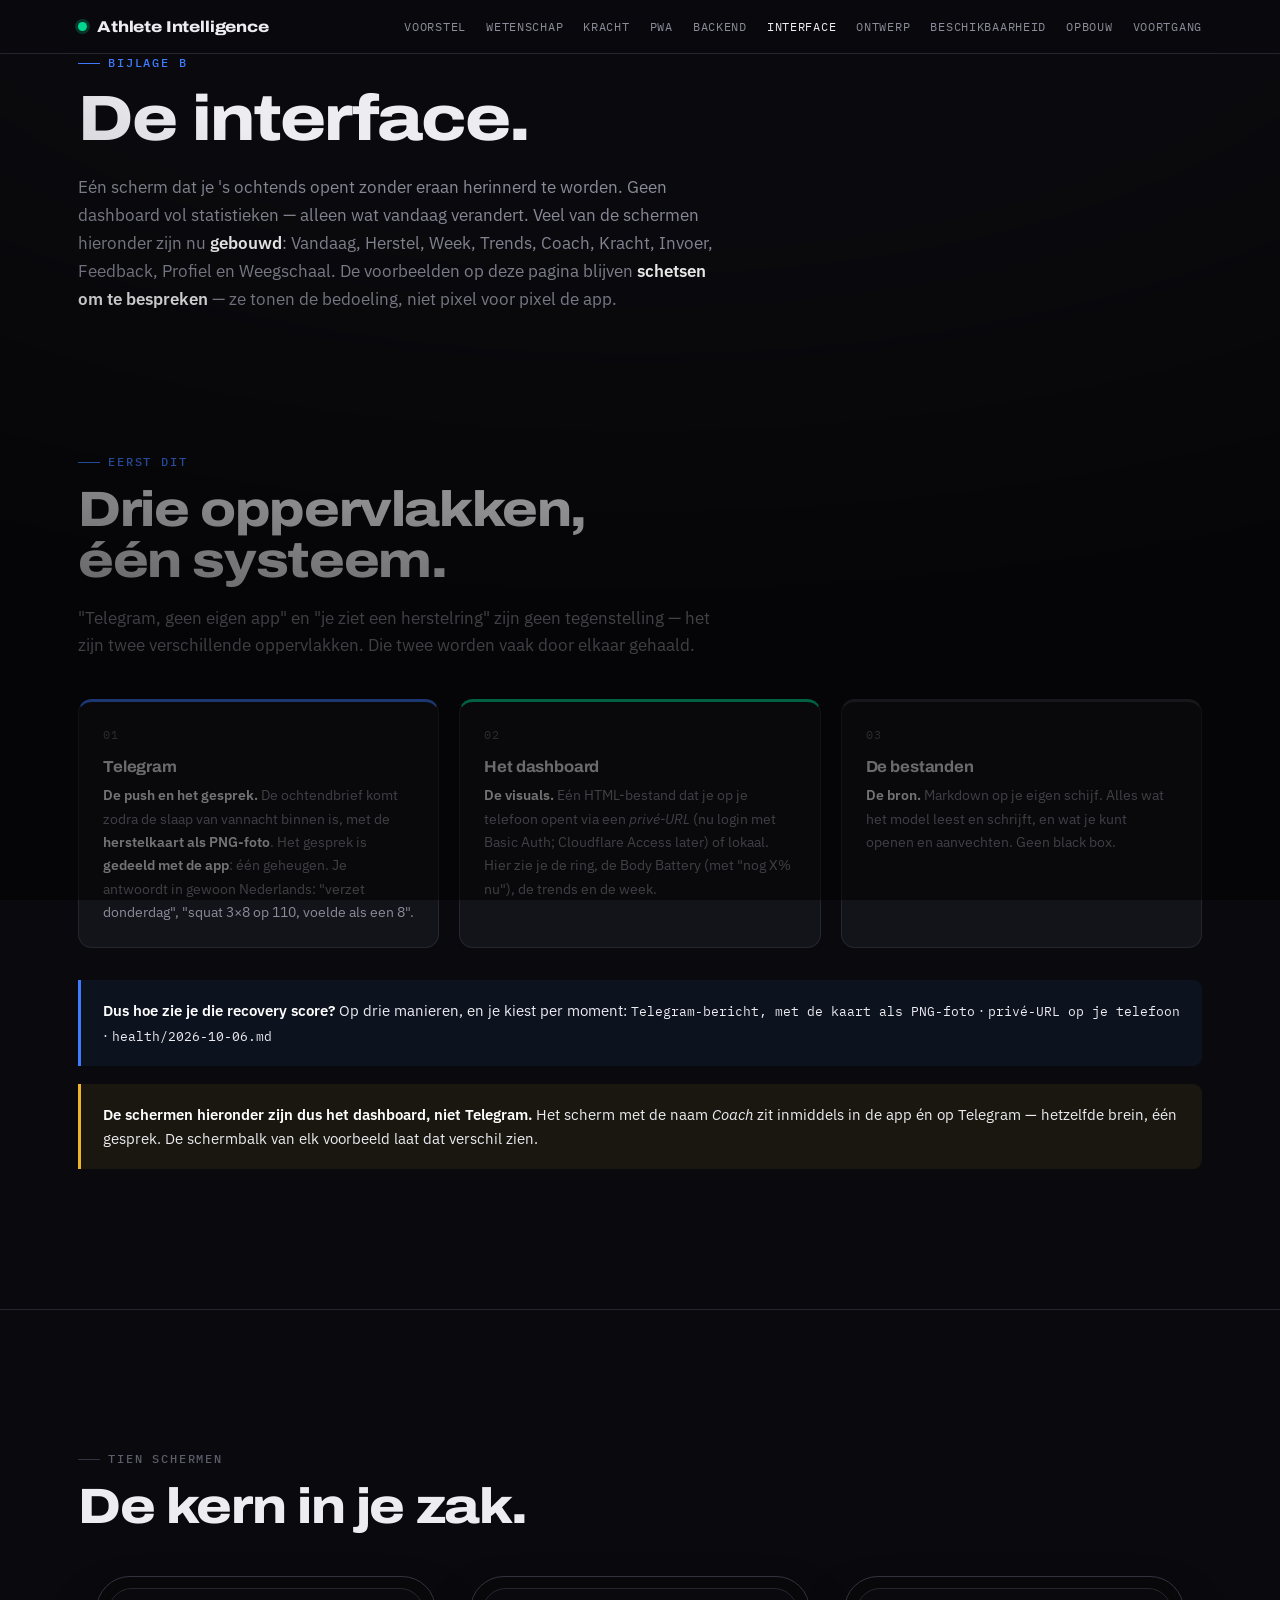
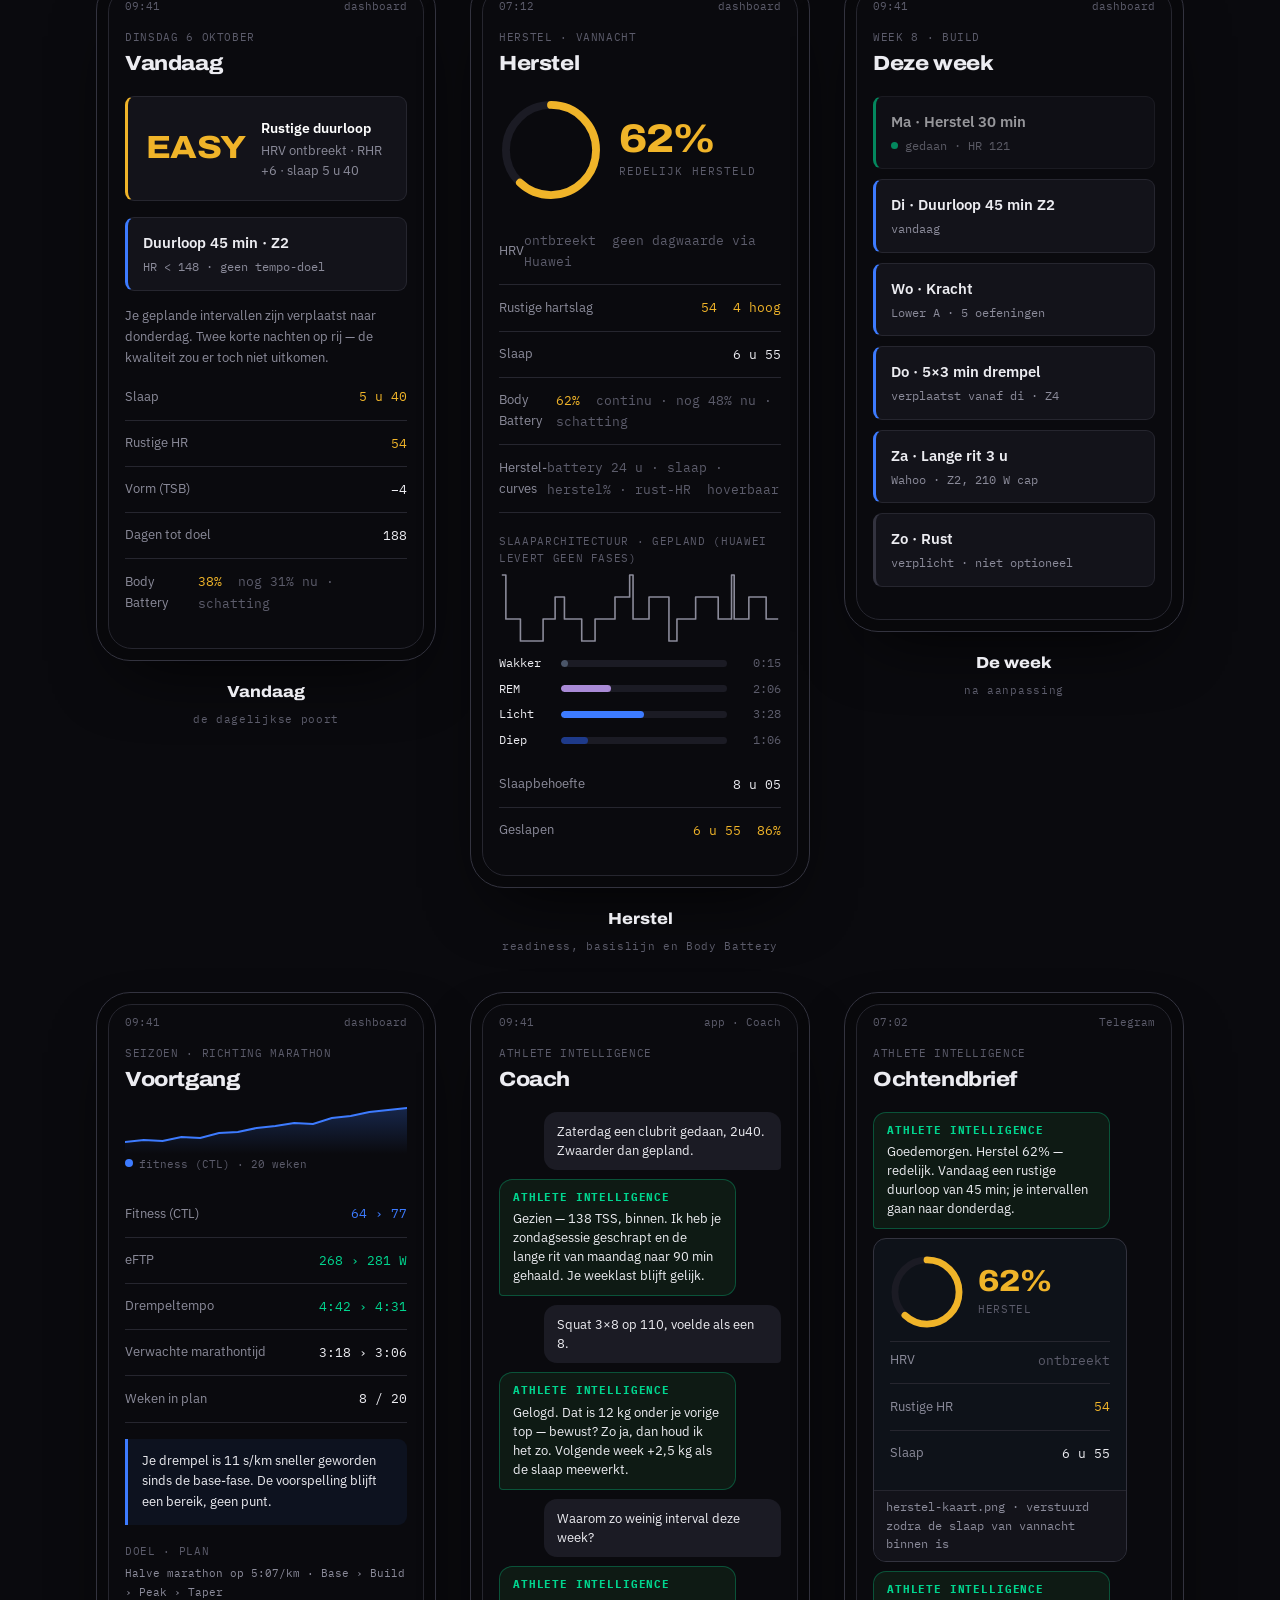
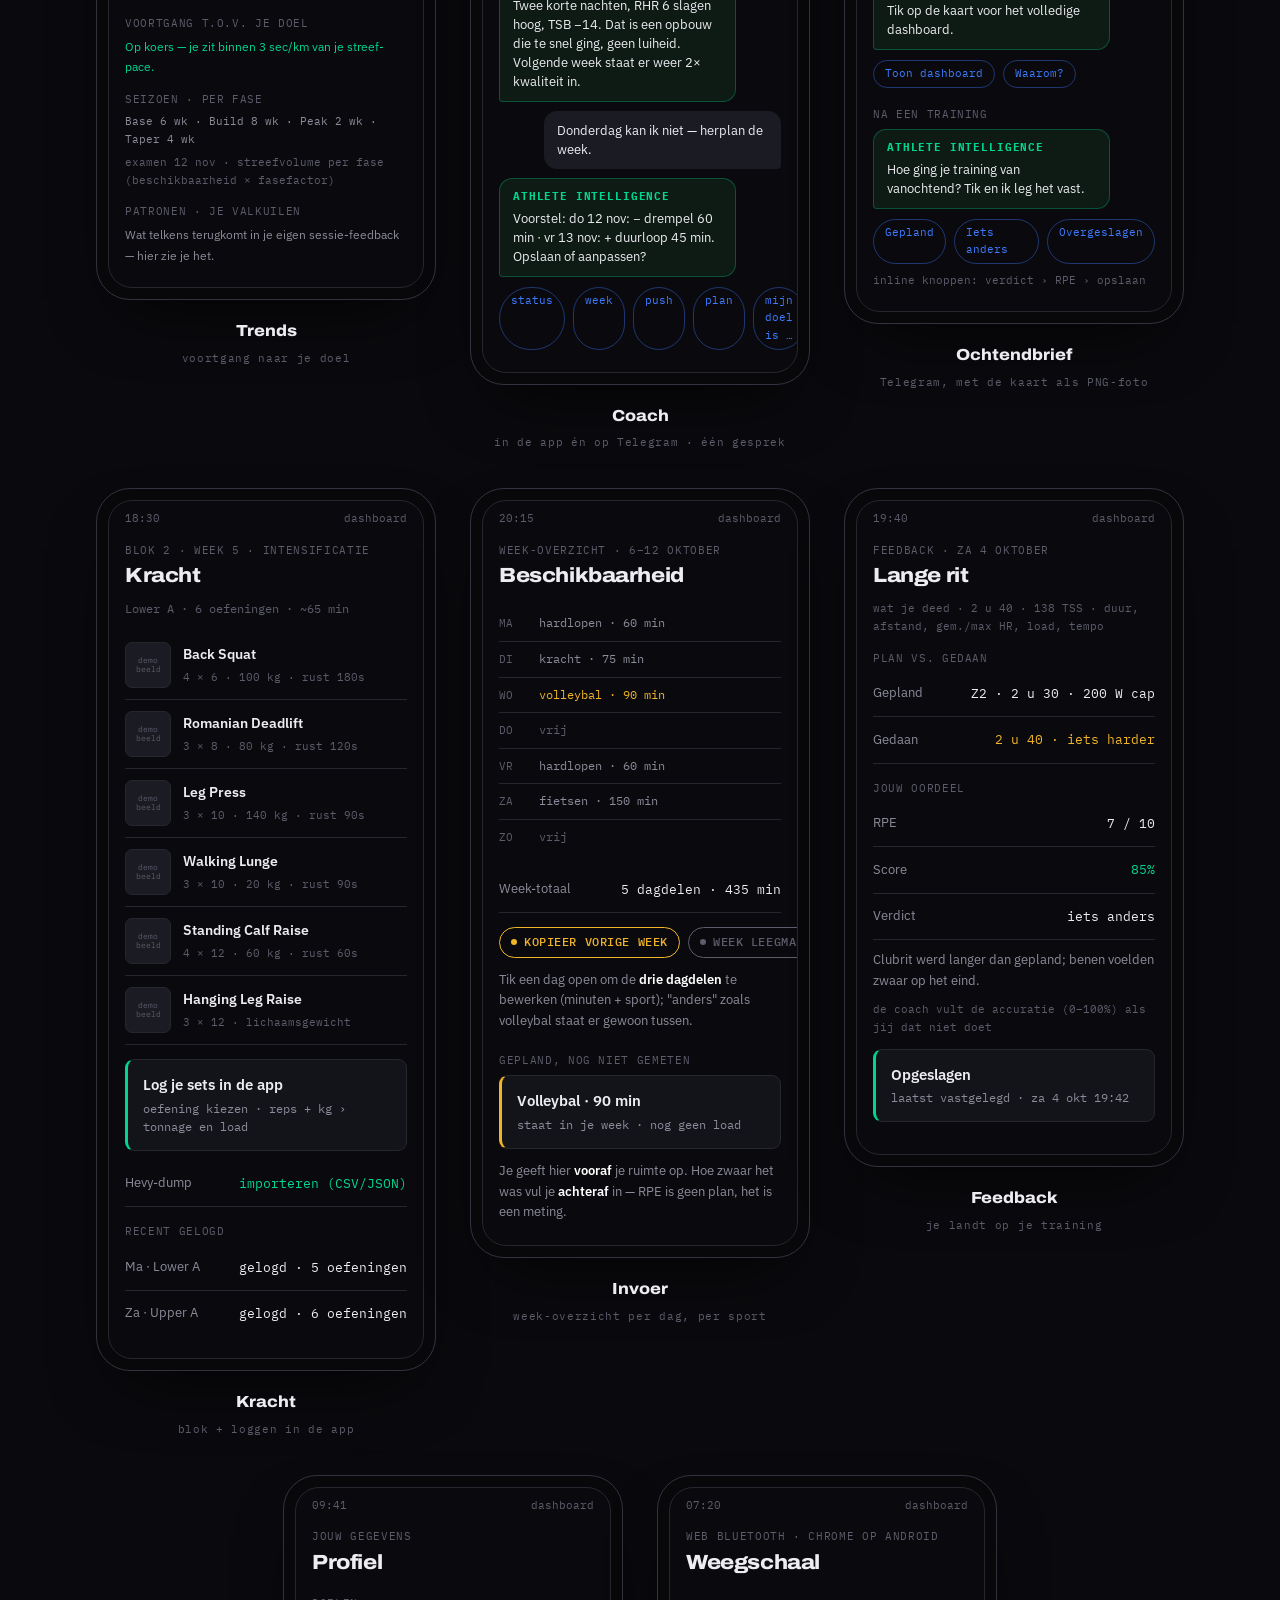
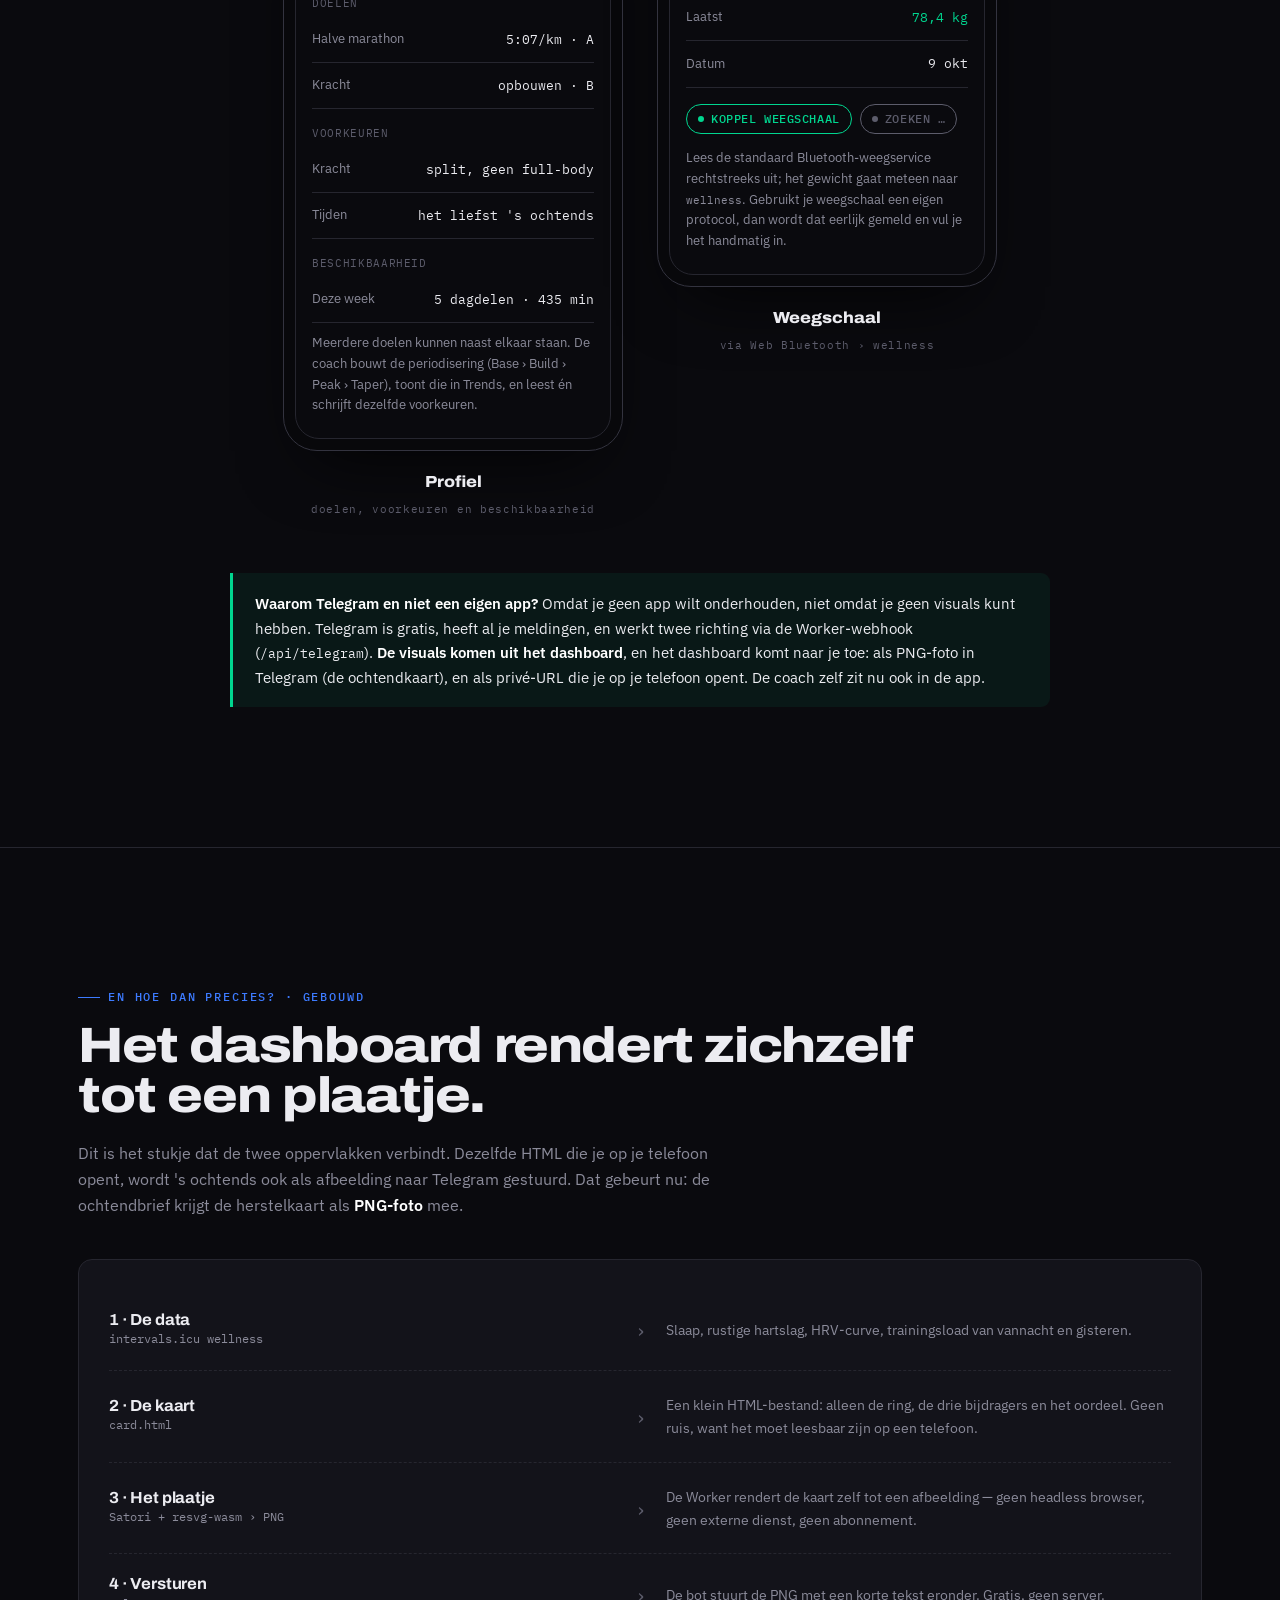
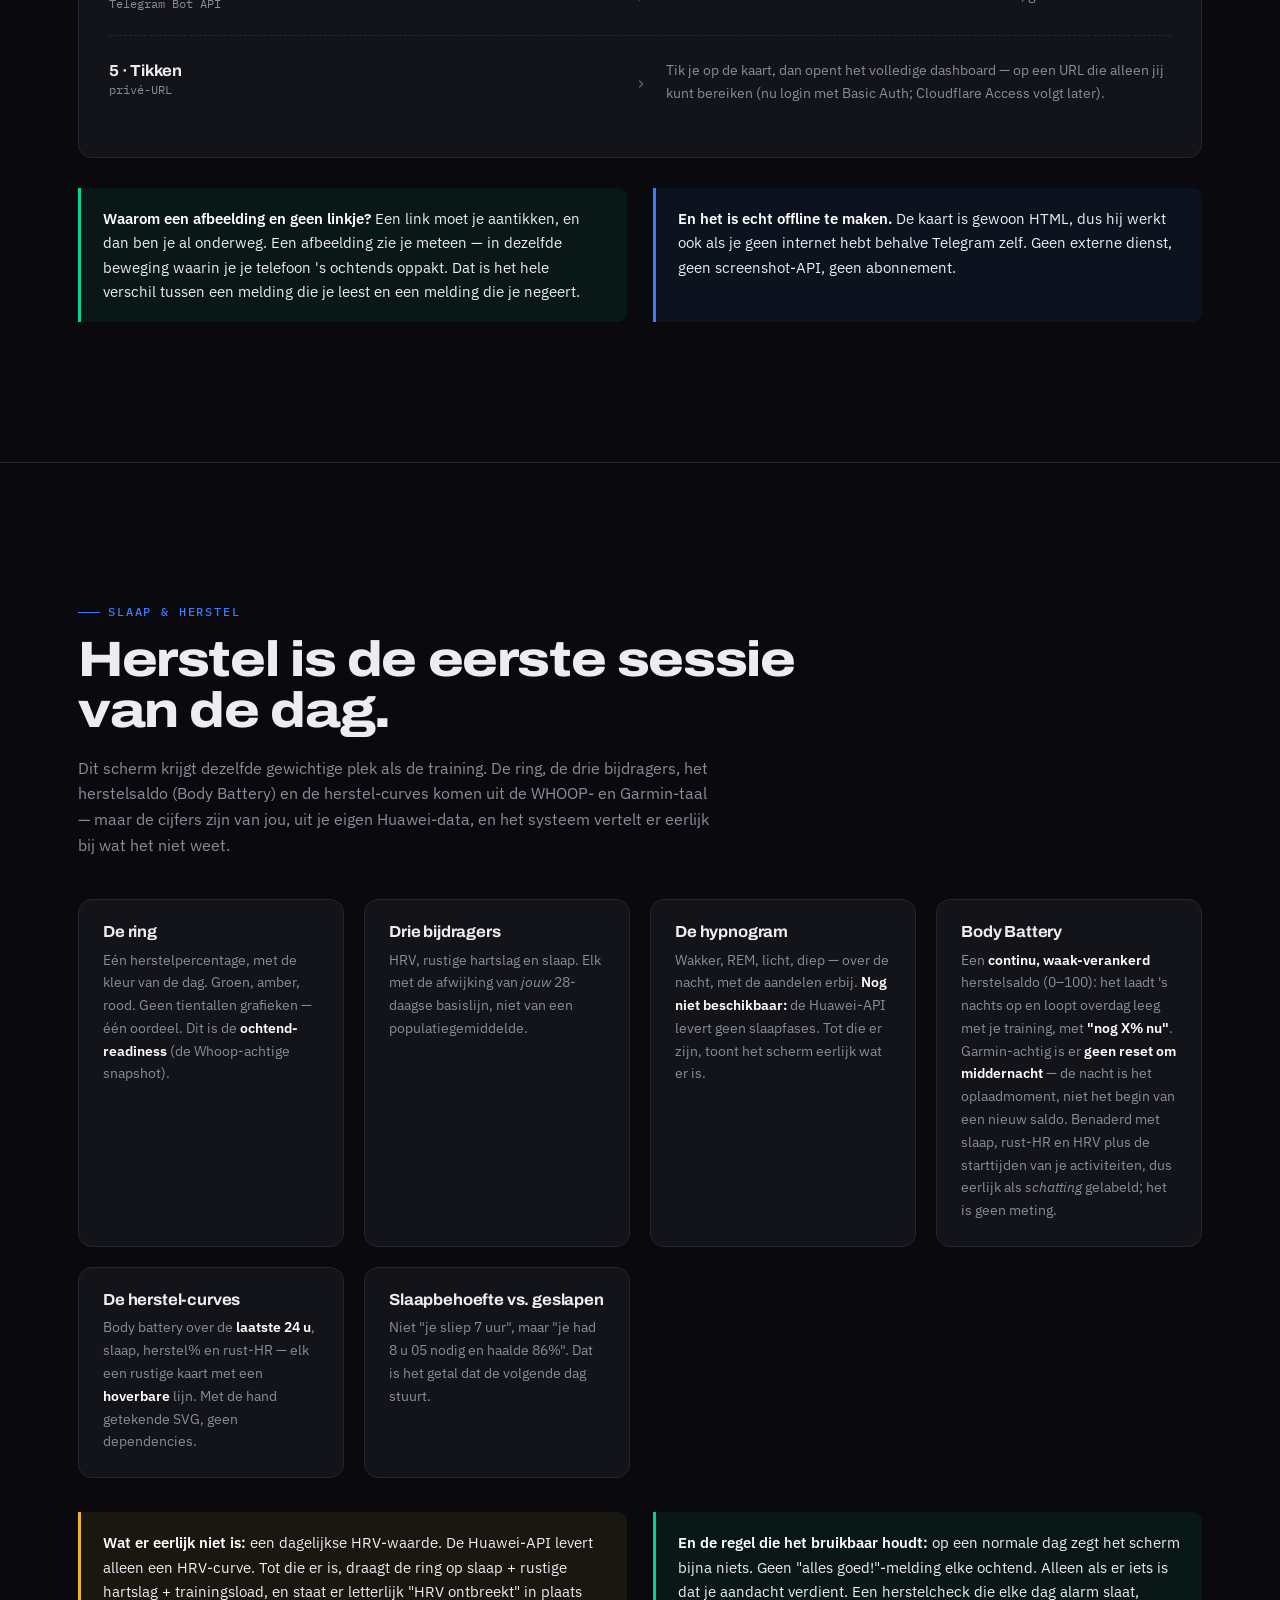
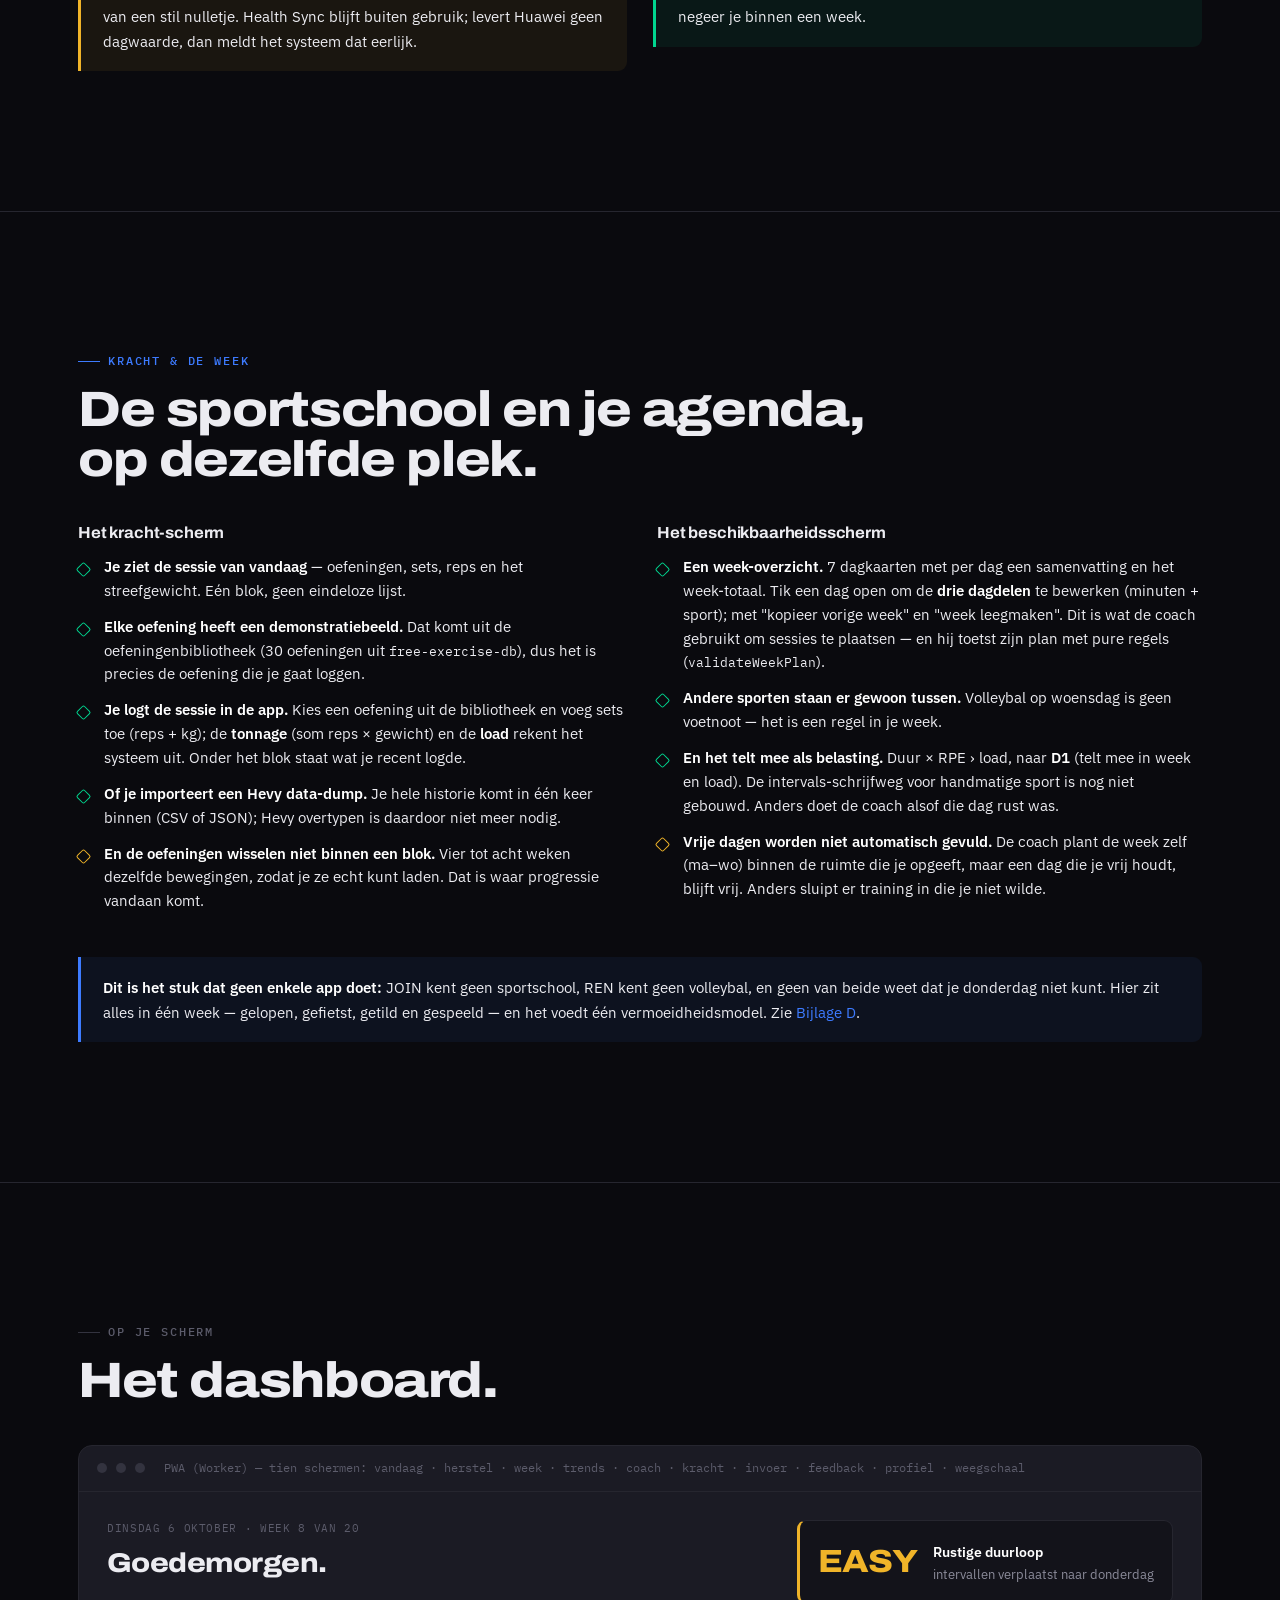
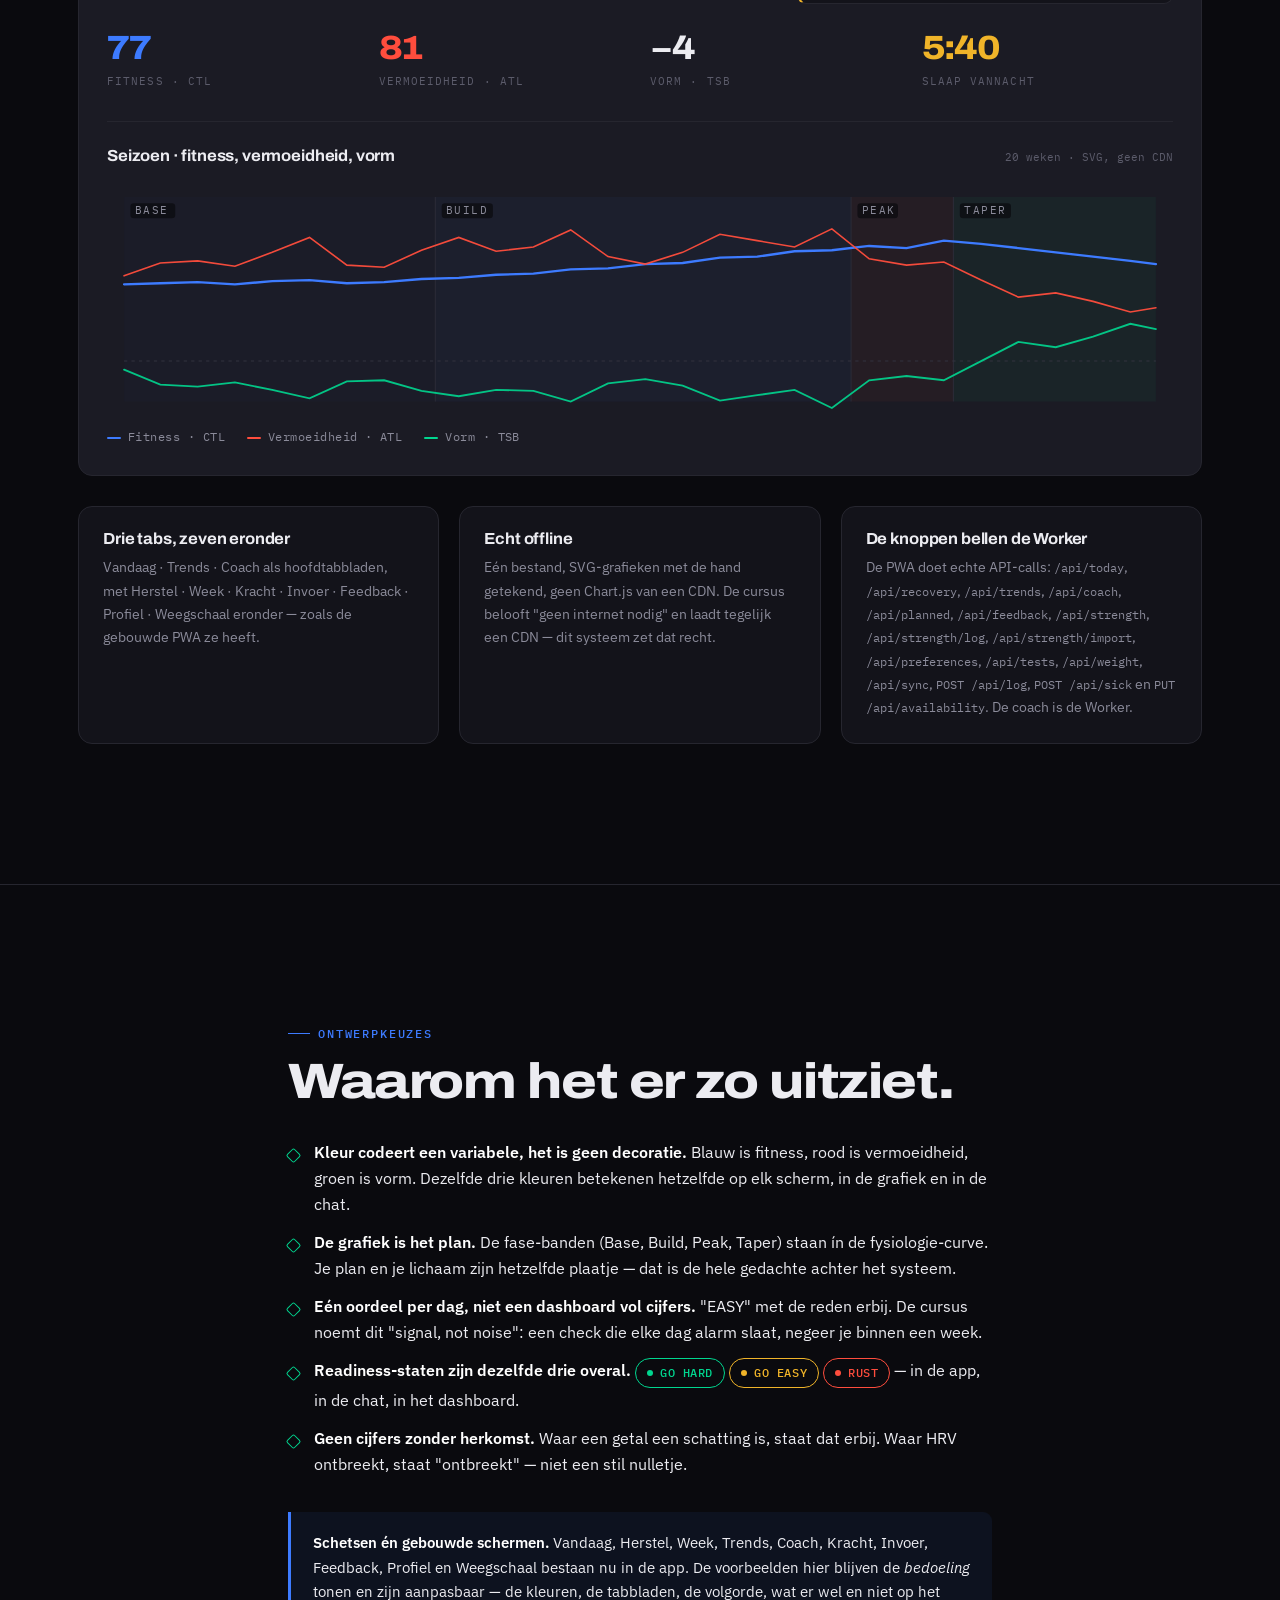
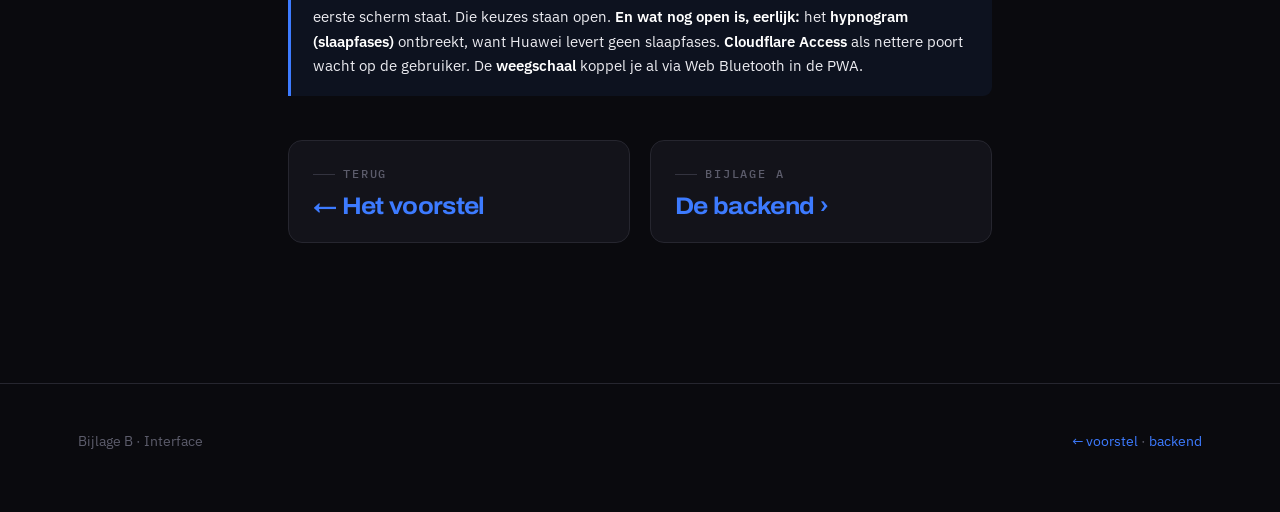
<file: frontend.html>
<!DOCTYPE html>
<html lang="nl">
<head>
<meta charset="utf-8">
<meta name="viewport" content="width=device-width, initial-scale=1">
<title>Interface — Athlete Intelligence</title>
<meta name="description" content="Hoe Athlete Intelligence eruit komt te zien: vandaag, de week, de voortgang en de coach in je zak.">
<link rel="preconnect" href="https://fonts.googleapis.com">
<link rel="preconnect" href="https://fonts.gstatic.com" crossorigin>
<link href="https://fonts.googleapis.com/css2?family=Archivo:wdth,wght@62..125,400..900&family=IBM+Plex+Mono:wght@400;500&family=IBM+Plex+Sans:wght@400;500;600&display=swap" rel="stylesheet">
<link rel="stylesheet" href="assets/app.css">
<style>
  .screens { display: flex; flex-wrap: wrap; gap: 34px; justify-content: center; align-items: flex-start; }
  .screen-label { text-align: center; margin-top: 18px; }
  .screen-label b { font-family: var(--display); font-variation-settings:"wdth" 110; font-weight: 800; display: block; font-size: 1rem; }
  .screen-label span { font-family: var(--mono); font-size: 0.7rem; color: var(--dim); letter-spacing: 0.06em; }

  .bubble { max-width: 84%; padding: 10px 13px; border-radius: 13px; font-size: 0.82rem; line-height: 1.45; margin-bottom: 9px; }
  .bubble.me { background: var(--surface-2); margin-left: auto; border-bottom-right-radius: 4px; }
  .bubble.coach { background: #0e1a14; border: 1px solid color-mix(in srgb, var(--form) 30%, transparent); border-bottom-left-radius: 4px; }
  .bubble.coach b { color: var(--form); display: block; font-family: var(--mono); font-size: 0.66rem; letter-spacing: 0.08em; text-transform: uppercase; margin-bottom: 4px; }

  .minichart { width: 100%; height: 56px; display: block; }
  .legend-dot { display:inline-block;width:8px;height:8px;border-radius:50%;margin-right:6px;vertical-align:1px }

  /* herstel-ring (WHOOP-achtig) */
  .ring { display: flex; align-items: center; gap: 16px; }
  .ring svg { width: 104px; height: 104px; flex: none; }
  .ring .big { font-family: var(--display); font-variation-settings:"wdth" 112; font-weight: 800; font-size: 2.5rem; line-height: 1; letter-spacing: -0.03em; }
  .ring .sub { font-family: var(--mono); font-size: 0.66rem; letter-spacing: 0.1em; text-transform: uppercase; color: var(--dim); margin-top: 4px; }

  /* slaapfases */
  .hypno { width: 100%; height: 72px; display: block; margin: 4px 0 10px; }
  .stage { display: grid; grid-template-columns: 52px 1fr 44px; align-items: center; gap: 10px; font-family: var(--mono); font-size: 0.72rem; margin-bottom: 7px; }
  .stage .sbar { height: 7px; border-radius: 4px; background: var(--surface-2); overflow: hidden; }
  .stage .sfill { height: 100%; border-radius: 4px; }
  .stage .spct { text-align: right; color: var(--dim); }
  .st-w .sfill { background: #4a5568; } .st-r .sfill { background: #a98ad6; }
  .st-l .sfill { background: #3d7bff; } .st-d .sfill { background: #1e3a8a; }

  /* krachtoefeningen */
  .gym-ex { display: grid; grid-template-columns: 46px 1fr; gap: 12px; align-items: center; padding: 11px 0; border-bottom: 1px solid var(--line); }
  .gym-ex:last-of-type { border-bottom: 0; }
  .gym-ex .thumb { width: 46px; height: 46px; border-radius: 7px; background: var(--surface-2); border: 1px solid var(--line); display: flex; align-items: center; justify-content: center; font-family: var(--mono); font-size: 0.5rem; color: var(--dim); text-align: center; line-height: 1.15; }
  .gym-ex .meta { font-family: var(--mono); font-size: 0.68rem; color: var(--dim); margin-top: 3px; }
  .gym-ex .ttl { font-size: 0.88rem; font-weight: 600; }

  /* beschikbaarheid */
  .avail { display: grid; grid-template-columns: 30px 1fr; gap: 10px; align-items: baseline; padding: 8px 0; border-bottom: 1px solid var(--line); font-size: 0.82rem; }
  .avail:last-child { border-bottom: 0; }
  .avail .d { font-family: var(--mono); font-size: 0.68rem; color: var(--dim); text-transform: uppercase; }
  .avail .what { font-family: var(--mono); font-size: 0.72rem; color: var(--muted); }
  .avail.other .what { color: var(--easy); }
  .avail.free .what { color: var(--dim); }

  /* telegram-fotobijlage */
  .tg-img { border: 1px solid var(--line-2); border-radius: 13px; overflow: hidden; max-width: 90%; margin-bottom: 9px; background: #0e1219; }
  .tg-img .inner { padding: 16px 16px 14px; }
  .tg-img .cap { font-size: 0.72rem; color: var(--muted); padding: 7px 12px; background: var(--surface); border-top: 1px solid var(--line); font-family: var(--mono); }
  .tg-actions { display: flex; gap: 8px; margin-top: 10px; }
  .tg-actions span { font-family: var(--mono); font-size: 0.68rem; color: var(--fitness); border: 1px solid color-mix(in srgb, var(--fitness) 40%, transparent); border-radius: 100px; padding: 4px 11px; }
</style>
</head>
<body>

<nav class="nav">
  <div class="nav-inner">
    <span class="brand"><span class="dot"></span>Athlete&nbsp;Intelligence</span>
    <div class="nav-links">
      <a href="index.html">Voorstel</a>
      <a href="science.html">Wetenschap</a>
      <a href="strength.html">Kracht</a>
      <a href="pwa.html">PWA</a>
      <a href="backend.html">Backend</a>
      <a href="frontend.html" aria-current="page">Interface</a>
      <a href="design.html">Ontwerp</a>
      <a href="beschikbaarheid.html">Beschikbaarheid</a>
      <a href="opbouw.html">Opbouw</a>
      <a href="voortgang.html">Voortgang</a>
    </div>
  </div>
</nav>

<header class="band">
  <div class="wrap">
    <p class="eyebrow accent">Bijlage B</p>
    <h1 style="font-size:clamp(2.2rem,5.4vw,4rem)">De interface.</h1>
    <p class="lead" style="max-width:64ch;margin-top:22px;font-size:1.08rem;color:var(--muted)">
      Eén scherm dat je 's ochtends opent zonder eraan herinnerd te worden. Geen dashboard vol
      statistieken — alleen wat vandaag verandert. Veel van de schermen hieronder zijn nu
      <strong>gebouwd</strong>: Vandaag, Herstel, Week, Trends, Coach, Kracht, Invoer, Feedback,
      Profiel en Weegschaal.
      De voorbeelden op deze pagina blijven <strong>schetsen om te bespreken</strong> — ze tonen de
      bedoeling, niet pixel voor pixel de app.
    </p>
  </div>
</header>

<!-- ============ DRIE OPPERVLAKKEN ============ -->
<section class="band" id="oppervlakken">
  <div class="wrap">
    <p class="eyebrow accent">Eerst dit</p>
    <h2>Drie oppervlakken,<br>één systeem.</h2>
    <p style="max-width:64ch;color:var(--muted);margin-top:20px;font-size:1.04rem">
      "Telegram, geen eigen app" en "je ziet een herstelring" zijn geen tegenstelling —
      het zijn twee verschillende oppervlakken. Die twee worden vaak door elkaar gehaald.
    </p>

    <div class="grid g3" style="margin-top:40px">
      <div class="card" style="border-top:3px solid var(--fitness)">
        <span class="card-num">01</span>
        <h4>Telegram</h4>
        <p style="color:var(--muted);font-size:0.9rem;margin-top:8px">
          <strong>De push en het gesprek.</strong> De ochtendbrief komt zodra de slaap van vannacht
          binnen is, met de
          <strong>herstelkaart als PNG-foto</strong>. Het gesprek is <strong>gedeeld met de app</strong>:
          één geheugen. Je antwoordt in gewoon Nederlands:
          "verzet donderdag", "squat 3×8 op 110, voelde als een 8".
        </p>
      </div>
      <div class="card" style="border-top:3px solid var(--form)">
        <span class="card-num">02</span>
        <h4>Het dashboard</h4>
        <p style="color:var(--muted);font-size:0.9rem;margin-top:8px">
          <strong>De visuals.</strong> Eén HTML-bestand dat je op je telefoon opent via een
          <em>privé-URL</em> (nu login met Basic Auth; Cloudflare Access later) of lokaal.
          Hier zie je de ring, de Body Battery (met "nog X% nu"), de trends en de week.
        </p>
      </div>
      <div class="card" style="border-top:3px solid var(--line-2)">
        <span class="card-num">03</span>
        <h4>De bestanden</h4>
        <p style="color:var(--muted);font-size:0.9rem;margin-top:8px">
          <strong>De bron.</strong> Markdown op je eigen schijf. Alles wat het model leest
          en schrijft, en wat je kunt openen en aanvechten. Geen black box.
        </p>
      </div>
    </div>

    <div class="callout" style="margin-top:32px">
      <strong>Dus hoe zie je die recovery score?</strong> Op drie manieren, en je kiest
      per moment:
      <span class="mono" style="font-size:0.84rem">Telegram-bericht, met de kaart als PNG-foto</span> ·
      <span class="mono" style="font-size:0.84rem">privé-URL op je telefoon</span> ·
      <span class="mono" style="font-size:0.84rem">health/2026-10-06.md</span>
    </div>

    <div class="callout warn" style="margin-top:18px">
      <strong>De schermen hieronder zijn dus het dashboard, niet Telegram.</strong>
      Het scherm met de naam <em>Coach</em> zit inmiddels in de app én op Telegram — hetzelfde brein,
      één gesprek. De schermbalk van elk voorbeeld laat dat verschil zien.
    </div>
  </div>
</section>

<!-- ============ TELEFOON ============ -->
<section class="band" id="telefoon">
  <div class="wrap">
    <p class="eyebrow">Tien schermen</p>
    <h2 style="margin-bottom:44px">De kern in je zak.</h2>

    <div class="screens">

      <!-- SCHERM 1 · VANDAAG -->
      <div>
        <div class="device">
          <div class="device-screen">
            <div class="device-bar"><span>09:41</span><span>dashboard</span></div>
            <div class="device-body">
              <div class="app-sub">Dinsdag 6 oktober</div>
              <div class="app-h">Vandaag</div>

              <div class="readiness easy" style="margin:16px 0">
                <div class="val">EASY</div>
                <div>
                  <strong style="font-size:0.88rem">Rustige duurloop</strong>
                  <small>HRV ontbreekt · RHR +6 · slaap 5 u 40</small>
                </div>
              </div>

              <div class="session">
                <div class="t">Duurloop 45 min · Z2</div>
                <div class="d">HR &lt; 148 · geen tempo-doel</div>
              </div>

              <p style="font-size:0.82rem;color:var(--muted);margin:14px 0 6px">
                Je geplande intervallen zijn verplaatst naar donderdag. Twee korte nachten op
                rij — de kwaliteit zou er toch niet uitkomen.
              </p>

              <div class="row"><span class="k">Slaap</span><span class="v" style="color:var(--easy)">5 u 40</span></div>
              <div class="row"><span class="k">Rustige HR</span><span class="v" style="color:var(--easy)">54</span></div>
              <div class="row"><span class="k">Vorm (TSB)</span><span class="v">−4</span></div>
              <div class="row"><span class="k">Dagen tot doel</span><span class="v">188</span></div>
              <div class="row"><span class="k">Body Battery</span><span class="v" style="color:var(--easy)">38% &nbsp;<span style="color:var(--dim)">nog 31% nu · schatting</span></span></div>
            </div>
          </div>
        </div>
        <div class="screen-label"><b>Vandaag</b><span>de dagelijkse poort</span></div>
      </div>

      <!-- SCHERM · HERSTEL -->
      <div>
        <div class="device">
          <div class="device-screen">
            <div class="device-bar"><span>07:12</span><span>dashboard</span></div>
            <div class="device-body">
              <div class="app-sub">Herstel · vannacht</div>
              <div class="app-h">Herstel</div>

              <div class="ring" style="margin:18px 0 16px">
                <svg viewBox="0 0 120 120" aria-hidden="true">
                  <circle cx="60" cy="60" r="52" fill="none" stroke="#1b1b24" stroke-width="9"/>
                  <circle cx="60" cy="60" r="52" fill="none" stroke="var(--easy)" stroke-width="9"
                          stroke-linecap="round" stroke-dasharray="326.7" stroke-dashoffset="124.1"
                          transform="rotate(-90 60 60)"/>
                </svg>
                <div>
                  <div class="big" style="color:var(--easy)">62%</div>
                  <div class="sub">redelijk hersteld</div>
                </div>
              </div>

              <div class="row"><span class="k">HRV</span><span class="v" style="color:var(--dim)">ontbreekt &nbsp;geen dagwaarde via Huawei</span></div>
              <div class="row"><span class="k">Rustige hartslag</span><span class="v" style="color:var(--easy)">54 &nbsp;4 hoog</span></div>
              <div class="row"><span class="k">Slaap</span><span class="v">6 u 55</span></div>
              <div class="row"><span class="k">Body Battery</span><span class="v" style="color:var(--easy)">62% &nbsp;<span style="color:var(--dim)">continu · nog 48% nu · schatting</span></span></div>
              <div class="row"><span class="k">Herstel-curves</span><span class="v" style="color:var(--dim)">battery 24 u · slaap · herstel% · rust-HR &nbsp;hoverbaar</span></div>

              <div class="app-sub" style="margin:20px 0 4px">Slaaparchitectuur · gepland (Huawei levert geen fases)</div>
              <svg class="hypno" viewBox="0 0 300 72" preserveAspectRatio="none"
                   aria-label="Hypnogram: wakker boven, diepe slaap onder, over de nacht.">
                <path d="M3 3 H7.3 V47 H22.8 V69 H46.9 V47 H59.7 V25 H69.6 V47 H88 V69 H102.2 V47 H123.4 V25 H139 V3 H142.6 V47 H159.6 V25 H180.8 V69 H189.3 V47 H209.2 V25 H233.2 V47 H247.4 V3 H250.2 V47 H265.8 V25 H284.2 V47 H297"
                      fill="none" stroke="#8b8b9a" stroke-width="1.7" stroke-linejoin="round"/>
              </svg>

              <div class="stage st-w"><span>Wakker</span><div class="sbar"><div class="sfill" style="width:4%"></div></div><span class="spct">0:15</span></div>
              <div class="stage st-r"><span>REM</span><div class="sbar"><div class="sfill" style="width:30%"></div></div><span class="spct">2:06</span></div>
              <div class="stage st-l"><span>Licht</span><div class="sbar"><div class="sfill" style="width:50%"></div></div><span class="spct">3:28</span></div>
              <div class="stage st-d"><span>Diep</span><div class="sbar"><div class="sfill" style="width:16%"></div></div><span class="spct">1:06</span></div>

              <div class="row" style="margin-top:12px"><span class="k">Slaapbehoefte</span><span class="v">8 u 05</span></div>
              <div class="row"><span class="k">Geslapen</span><span class="v" style="color:var(--easy)">6 u 55 &nbsp;86%</span></div>
            </div>
          </div>
        </div>
        <div class="screen-label"><b>Herstel</b><span>readiness, basislijn en Body Battery</span></div>
      </div>

      <!-- SCHERM 2 · DE WEEK -->
      <div>
        <div class="device">
          <div class="device-screen">
            <div class="device-bar"><span>09:41</span><span>dashboard</span></div>
            <div class="device-body">
              <div class="app-sub">Week 8 · Build</div>
              <div class="app-h">Deze week</div>

              <div style="margin-top:16px">
                <div class="session done">
                  <div class="t">Ma · Herstel 30 min</div>
                  <div class="d"><span class="ok"></span>gedaan · HR 121</div>
                </div>
                <div class="session">
                  <div class="t">Di · Duurloop 45 min Z2</div>
                  <div class="d">vandaag</div>
                </div>
                <div class="session">
                  <div class="t">Wo · Kracht</div>
                  <div class="d">Lower A · 5 oefeningen</div>
                </div>
                <div class="session">
                  <div class="t">Do · 5×3 min drempel</div>
                  <div class="d">verplaatst vanaf di · Z4</div>
                </div>
                <div class="session">
                  <div class="t">Za · Lange rit 3 u</div>
                  <div class="d">Wahoo · Z2, 210 W cap</div>
                </div>
                <div class="session rest">
                  <div class="t">Zo · Rust</div>
                  <div class="d">verplicht · niet optioneel</div>
                </div>
              </div>
            </div>
          </div>
        </div>
        <div class="screen-label"><b>De week</b><span>na aanpassing</span></div>
      </div>

      <!-- SCHERM 3 · VOORTGANG -->
      <div>
        <div class="device">
          <div class="device-screen">
            <div class="device-bar"><span>09:41</span><span>dashboard</span></div>
            <div class="device-body">
              <div class="app-sub">Seizoen · richting marathon</div>
              <div class="app-h">Voortgang</div>

              <svg class="minichart" viewBox="0 0 300 56" preserveAspectRatio="none" aria-hidden="true">
                <path d="M0 44 L20 42 L40 43 L60 39 L80 40 L100 35 L120 34 L140 30 L160 28 L180 25 L200 26 L220 20 L240 18 L260 14 L280 12 L300 10"
                      fill="none" stroke="#3d7bff" stroke-width="2" stroke-linecap="round"/>
                <path d="M0 44 L20 42 L40 43 L60 39 L80 40 L100 35 L120 34 L140 30 L160 28 L180 25 L200 26 L220 20 L240 18 L260 14 L280 12 L300 10 L300 56 L0 56 Z"
                      fill="url(#g1)" stroke="none"/>
                <defs><linearGradient id="g1" x1="0" y1="0" x2="0" y2="1">
                  <stop offset="0%" stop-color="#3d7bff" stop-opacity="0.25"/>
                  <stop offset="100%" stop-color="#3d7bff" stop-opacity="0"/>
                </linearGradient></defs>
              </svg>
              <p class="mono" style="font-size:0.68rem;color:var(--dim);margin:2px 0 18px">
                <span class="legend-dot" style="background:var(--fitness)"></span>fitness (CTL) · 20 weken
              </p>

              <div class="row"><span class="k">Fitness (CTL)</span><span class="v" style="color:var(--fitness)">64 › 77</span></div>
              <div class="row"><span class="k">eFTP</span><span class="v" style="color:var(--form)">268 › 281 W</span></div>
              <div class="row"><span class="k">Drempeltempo</span><span class="v" style="color:var(--form)">4:42 › 4:31</span></div>
              <div class="row"><span class="k">Verwachte marathontijd</span><span class="v">3:18 › 3:06</span></div>
              <div class="row"><span class="k">Weken in plan</span><span class="v">8 / 20</span></div>

              <div class="callout" style="margin-top:16px;font-size:0.8rem;padding:12px 14px">
                Je drempel is 11 s/km sneller geworden sinds de base-fase. De voorspelling
                blijft een bereik, geen punt.
              </div>

              <div class="app-sub" style="margin:18px 0 4px">Doel · plan</div>
              <p class="mono" style="font-size:0.7rem;color:var(--muted);margin:0 0 4px">
                Halve marathon op 5:07/km · Base › Build › Peak › Taper
              </p>

              <div class="app-sub" style="margin:14px 0 4px">Voortgang t.o.v. je doel</div>
              <p style="font-size:0.78rem;color:var(--form);margin:0 0 4px">
                Op koers — je zit binnen 3 sec/km van je streef-pace.
              </p>

              <div class="app-sub" style="margin:14px 0 4px">Seizoen · per fase</div>
              <p class="mono" style="font-size:0.7rem;color:var(--muted);margin:0 0 4px">
                Base 6 wk · Build 8 wk · Peak 2 wk · Taper 4 wk
              </p>
              <p class="mono" style="font-size:0.7rem;color:var(--dim);margin:0">
                examen 12 nov · streefvolume per fase (beschikbaarheid × fasefactor)
              </p>

              <div class="app-sub" style="margin:14px 0 4px">Patronen · je valkuilen</div>
              <p style="font-size:0.78rem;color:var(--muted);margin:0">
                Wat telkens terugkomt in je eigen sessie-feedback — hier zie je het.
              </p>
            </div>
          </div>
        </div>
        <div class="screen-label"><b>Trends</b><span>voortgang naar je doel</span></div>
      </div>

      <!-- SCHERM 4 · COACH -->
      <div>
        <div class="device">
          <div class="device-screen">
            <div class="device-bar"><span>09:41</span><span>app · Coach</span></div>
            <div class="device-body">
              <div class="app-sub">Athlete Intelligence</div>
              <div class="app-h" style="margin-bottom:16px">Coach</div>

              <div class="bubble me">Zaterdag een clubrit gedaan, 2u40. Zwaarder dan gepland.</div>
              <div class="bubble coach">
                <b>Athlete Intelligence</b>
                Gezien — 138 TSS, binnen. Ik heb je zondagsessie geschrapt en de lange rit van
                maandag naar 90 min gehaald. Je weeklast blijft gelijk.
              </div>

              <div class="bubble me">Squat 3×8 op 110, voelde als een 8.</div>
              <div class="bubble coach">
                <b>Athlete Intelligence</b>
                Gelogd. Dat is 12 kg onder je vorige top — bewust? Zo ja, dan houd ik het zo.
                Volgende week +2,5 kg als de slaap meewerkt.
              </div>

              <div class="bubble me">Waarom zo weinig interval deze week?</div>
              <div class="bubble coach">
                <b>Athlete Intelligence</b>
                Twee korte nachten, RHR 6 slagen hoog, TSB −14. Dat is een opbouw die te snel
                ging, geen luiheid. Volgende week staat er weer 2× kwaliteit in.
              </div>

              <div class="bubble me">Donderdag kan ik niet — herplan de week.</div>
              <div class="bubble coach">
                <b>Athlete Intelligence</b>
                Voorstel: do 12 nov: − drempel 60 min · vr 13 nov: + duurloop 45 min.
                Opslaan of aanpassen?
              </div>

              <div class="tg-actions">
                <span>status</span><span>week</span><span>push</span><span>plan</span>
                <span>mijn doel is …</span><span>log</span><span>ziek</span><span>help</span>
              </div>
            </div>
          </div>
        </div>
        <div class="screen-label"><b>Coach</b><span>in de app én op Telegram · één gesprek</span></div>
      </div>

      <!-- SCHERM · OCHTENDBRIEF IN TELEGRAM -->
      <div>
        <div class="device">
          <div class="device-screen">
            <div class="device-bar"><span>07:02</span><span>Telegram</span></div>
            <div class="device-body">
              <div class="app-sub">Athlete Intelligence</div>
              <div class="app-h" style="margin-bottom:16px">Ochtendbrief</div>

              <div class="bubble coach">
                <b>Athlete Intelligence</b>
                Goedemorgen. Herstel 62% — redelijk. Vandaag een rustige duurloop van
                45 min; je intervallen gaan naar donderdag.
              </div>

              <!-- de herstelkaart als meegestuurde afbeelding -->
              <div class="tg-img">
                <div class="inner">
                  <div style="display:flex;align-items:center;gap:14px">
                    <svg viewBox="0 0 120 120" style="width:74px;height:74px;flex:none" aria-hidden="true">
                      <circle cx="60" cy="60" r="52" fill="none" stroke="#1b1b24" stroke-width="11"/>
                      <circle cx="60" cy="60" r="52" fill="none" stroke="var(--easy)" stroke-width="11"
                              stroke-linecap="round" stroke-dasharray="326.7" stroke-dashoffset="124.1"
                              transform="rotate(-90 60 60)"/>
                    </svg>
                    <div>
                      <div style="font-family:var(--display);font-variation-settings:'wdth' 112;font-weight:800;font-size:1.9rem;line-height:1;color:var(--easy)">62%</div>
                      <div class="app-sub" style="margin-top:4px">herstel</div>
                    </div>
                  </div>
                  <div class="row" style="border-top:1px solid var(--line);margin-top:12px;padding-top:8px">
                    <span class="k">HRV</span><span class="v" style="color:var(--dim)">ontbreekt</span>
                  </div>
                  <div class="row"><span class="k">Rustige HR</span><span class="v" style="color:var(--easy)">54</span></div>
                  <div class="row"><span class="k">Slaap</span><span class="v">6 u 55</span></div>
                </div>
                <div class="cap">herstel-kaart.png · verstuurd zodra de slaap van vannacht binnen is</div>
              </div>

              <div class="bubble coach" style="margin-bottom:0">
                <b>Athlete Intelligence</b>
                Tik op de kaart voor het volledige dashboard.
              </div>

              <div class="tg-actions">
                <span>Toon dashboard</span>
                <span>Waarom?</span>
              </div>

              <div class="app-sub" style="margin:18px 0 6px">Na een training</div>
              <div class="bubble coach">
                <b>Athlete Intelligence</b>
                Hoe ging je training van vanochtend? Tik en ik leg het vast.
              </div>
              <div class="tg-actions">
                <span>Gepland</span>
                <span>Iets anders</span>
                <span>Overgeslagen</span>
              </div>
              <p class="mono" style="font-size:0.66rem;color:var(--dim);margin:8px 0 0">
                inline knoppen: verdict › RPE › opslaan
              </p>
            </div>
          </div>
        </div>
        <div class="screen-label"><b>Ochtendbrief</b><span>Telegram, met de kaart als PNG-foto</span></div>
      </div>

      <!-- SCHERM · KRACHT -->
      <div>
        <div class="device">
          <div class="device-screen">
            <div class="device-bar"><span>18:30</span><span>dashboard</span></div>
            <div class="device-body">
              <div class="app-sub">Blok 2 · week 5 · intensificatie</div>
              <div class="app-h">Kracht</div>
              <p class="mono" style="font-size:0.72rem;color:var(--dim);margin:8px 0 12px">Lower A · 6 oefeningen · ~65 min</p>

              <div class="gym-ex">
                <div class="thumb">demo<br>beeld</div>
                <div><div class="ttl">Back Squat</div><div class="meta">4 × 6 · 100 kg · rust 180s</div></div>
              </div>
              <div class="gym-ex">
                <div class="thumb">demo<br>beeld</div>
                <div><div class="ttl">Romanian Deadlift</div><div class="meta">3 × 8 · 80 kg · rust 120s</div></div>
              </div>
              <div class="gym-ex">
                <div class="thumb">demo<br>beeld</div>
                <div><div class="ttl">Leg Press</div><div class="meta">3 × 10 · 140 kg · rust 90s</div></div>
              </div>
              <div class="gym-ex">
                <div class="thumb">demo<br>beeld</div>
                <div><div class="ttl">Walking Lunge</div><div class="meta">3 × 10 · 20 kg · rust 90s</div></div>
              </div>
              <div class="gym-ex">
                <div class="thumb">demo<br>beeld</div>
                <div><div class="ttl">Standing Calf Raise</div><div class="meta">4 × 12 · 60 kg · rust 60s</div></div>
              </div>
              <div class="gym-ex">
                <div class="thumb">demo<br>beeld</div>
                <div><div class="ttl">Hanging Leg Raise</div><div class="meta">3 × 12 · lichaamsgewicht</div></div>
              </div>

              <div class="session" style="margin-top:14px;border-left-color:var(--form)">
                <div class="t">Log je sets in de app</div>
                <div class="d">oefening kiezen · reps + kg › tonnage en load</div>
              </div>
              <div class="row" style="margin-top:10px"><span class="k">Hevy-dump</span><span class="v" style="color:var(--form)">importeren (CSV/JSON)</span></div>
              <div class="app-sub" style="margin:16px 0 4px">Recent gelogd</div>
              <div class="row"><span class="k">Ma · Lower A</span><span class="v">gelogd · 5 oefeningen</span></div>
              <div class="row"><span class="k">Za · Upper A</span><span class="v">gelogd · 6 oefeningen</span></div>
            </div>
          </div>
        </div>
        <div class="screen-label"><b>Kracht</b><span>blok + loggen in de app</span></div>
      </div>

      <!-- SCHERM · BESCHIKBAARHEID -->
      <div>
        <div class="device">
          <div class="device-screen">
            <div class="device-bar"><span>20:15</span><span>dashboard</span></div>
            <div class="device-body">
              <div class="app-sub">Week-overzicht · 6–12 oktober</div>
              <div class="app-h">Beschikbaarheid</div>

              <div style="margin-top:14px">
                <div class="avail"><span class="d">ma</span><span class="what">hardlopen · 60 min</span></div>
                <div class="avail"><span class="d">di</span><span class="what">kracht · 75 min</span></div>
                <div class="avail other"><span class="d">wo</span><span class="what">volleybal · 90 min</span></div>
                <div class="avail free"><span class="d">do</span><span class="what">vrij</span></div>
                <div class="avail"><span class="d">vr</span><span class="what">hardlopen · 60 min</span></div>
                <div class="avail"><span class="d">za</span><span class="what">fietsen · 150 min</span></div>
                <div class="avail free"><span class="d">zo</span><span class="what">vrij</span></div>
              </div>

              <div class="row" style="margin-top:12px"><span class="k">Week-totaal</span><span class="v">5 dagdelen · 435 min</span></div>
              <div style="display:flex;gap:8px;margin-top:14px">
                <span class="pill easy">kopieer vorige week</span>
                <span class="pill off">week leegmaken</span>
              </div>
              <p style="font-size:0.8rem;color:var(--muted);margin:12px 0 0">
                Tik een dag open om de <strong>drie dagdelen</strong> te bewerken (minuten + sport);
                "anders" zoals volleybal staat er gewoon tussen.
              </p>

              <div class="app-sub" style="margin:20px 0 6px">Gepland, nog niet gemeten</div>
              <div class="session" style="border-left-color:var(--easy)">
                <div class="t">Volleybal · 90 min</div>
                <div class="d">staat in je week · nog geen load</div>
              </div>
              <p style="font-size:0.8rem;color:var(--muted);margin:12px 0 0">
                Je geeft hier <strong>vooraf</strong> je ruimte op. Hoe zwaar het was vul je
                <strong>achteraf</strong> in — RPE is geen plan, het is een meting.
              </p>
            </div>
          </div>
        </div>
        <div class="screen-label"><b>Invoer</b><span>week-overzicht per dag, per sport</span></div>
      </div>

      <!-- SCHERM · FEEDBACK -->
      <div>
        <div class="device">
          <div class="device-screen">
            <div class="device-bar"><span>19:40</span><span>dashboard</span></div>
            <div class="device-body">
              <div class="app-sub">Feedback · za 4 oktober</div>
              <div class="app-h">Lange rit</div>
              <p class="mono" style="font-size:0.68rem;color:var(--dim);margin:8px 0 12px">
                wat je deed · 2 u 40 · 138 TSS · duur, afstand, gem./max HR, load, tempo
              </p>

              <div class="app-sub" style="margin:14px 0 4px">Plan vs. gedaan</div>
              <div class="row"><span class="k">Gepland</span><span class="v">Z2 · 2 u 30 · 200 W cap</span></div>
              <div class="row"><span class="k">Gedaan</span><span class="v" style="color:var(--easy)">2 u 40 · iets harder</span></div>

              <div class="app-sub" style="margin:16px 0 4px">Jouw oordeel</div>
              <div class="row"><span class="k">RPE</span><span class="v">7 / 10</span></div>
              <div class="row"><span class="k">Score</span><span class="v" style="color:var(--form)">85%</span></div>
              <div class="row"><span class="k">Verdict</span><span class="v">iets anders</span></div>
              <p style="font-size:0.8rem;color:var(--muted);margin:10px 0 0">
                Clubrit werd langer dan gepland; benen voelden zwaar op het eind.
              </p>
              <p class="mono" style="font-size:0.68rem;color:var(--dim);margin:10px 0 0">
                de coach vult de accuratie (0–100%) als jij dat niet doet
              </p>
              <div class="session" style="margin-top:12px;border-left-color:var(--form)">
                <div class="t">Opgeslagen</div>
                <div class="d">laatst vastgelegd · za 4 okt 19:42</div>
              </div>
            </div>
          </div>
        </div>
        <div class="screen-label"><b>Feedback</b><span>je landt op je training</span></div>
      </div>

      <!-- SCHERM · PROFIEL -->
      <div>
        <div class="device">
          <div class="device-screen">
            <div class="device-bar"><span>09:41</span><span>dashboard</span></div>
            <div class="device-body">
              <div class="app-sub">Jouw gegevens</div>
              <div class="app-h">Profiel</div>

              <div class="app-sub" style="margin:16px 0 4px">Doelen</div>
              <div class="row"><span class="k">Halve marathon</span><span class="v">5:07/km · A</span></div>
              <div class="row"><span class="k">Kracht</span><span class="v">opbouwen · B</span></div>

              <div class="app-sub" style="margin:16px 0 4px">Voorkeuren</div>
              <div class="row"><span class="k">Kracht</span><span class="v">split, geen full-body</span></div>
              <div class="row"><span class="k">Tijden</span><span class="v">het liefst 's ochtends</span></div>

              <div class="app-sub" style="margin:16px 0 4px">Beschikbaarheid</div>
              <div class="row"><span class="k">Deze week</span><span class="v">5 dagdelen · 435 min</span></div>
              <p style="font-size:0.8rem;color:var(--muted);margin:10px 0 0">
                Meerdere doelen kunnen naast elkaar staan. De coach bouwt de periodisering
                (Base › Build › Peak › Taper), toont die in Trends, en leest én schrijft
                dezelfde voorkeuren.
              </p>
            </div>
          </div>
        </div>
        <div class="screen-label"><b>Profiel</b><span>doelen, voorkeuren en beschikbaarheid</span></div>
      </div>

      <!-- SCHERM · WEEGSCHAAL -->
      <div>
        <div class="device">
          <div class="device-screen">
            <div class="device-bar"><span>07:20</span><span>dashboard</span></div>
            <div class="device-body">
              <div class="app-sub">Web Bluetooth · Chrome op Android</div>
              <div class="app-h">Weegschaal</div>

              <div class="row" style="margin-top:16px"><span class="k">Laatst</span><span class="v" style="color:var(--form)">78,4 kg</span></div>
              <div class="row"><span class="k">Datum</span><span class="v">9 okt</span></div>

              <div style="display:flex;gap:8px;margin-top:16px">
                <span class="pill go">koppel weegschaal</span>
                <span class="pill off">zoeken …</span>
              </div>
              <p style="font-size:0.8rem;color:var(--muted);margin:14px 0 0">
                Lees de standaard Bluetooth-weegservice rechtstreeks uit; het gewicht gaat
                meteen naar <span class="mono">wellness</span>. Gebruikt je weegschaal een
                eigen protocol, dan wordt dat eerlijk gemeld en vul je het handmatig in.
              </p>
            </div>
          </div>
        </div>
        <div class="screen-label"><b>Weegschaal</b><span>via Web Bluetooth › wellness</span></div>
      </div>

    </div>

    <div class="callout form" style="max-width:820px;margin:52px auto 0">
      <strong>Waarom Telegram en niet een eigen app?</strong> Omdat je geen app wilt
      onderhouden, niet omdat je geen visuals kunt hebben. Telegram is gratis, heeft al je
      meldingen, en werkt twee richting via de Worker-webhook (<span class="mono">/api/telegram</span>).
      <strong>De visuals komen uit het dashboard</strong>, en het dashboard komt naar je toe:
      als PNG-foto in Telegram (de ochtendkaart), en als privé-URL die je op je telefoon opent.
      De coach zelf zit nu ook in de app.
    </div>
  </div>
</section>

<!-- ============ HOE DE KAART IN TELEGRAM KOMT ============ -->
<section class="band" id="kaart">
  <div class="wrap">
    <p class="eyebrow accent">En hoe dan precies? · gebouwd</p>
    <h2>Het dashboard rendert zichzelf<br>tot een plaatje.</h2>
    <p style="max-width:64ch;color:var(--muted);margin-top:20px">
      Dit is het stukje dat de twee oppervlakken verbindt. Dezelfde HTML die je op je
      telefoon opent, wordt 's ochtends ook als afbeelding naar Telegram gestuurd. Dat
      gebeurt nu: de ochtendbrief krijgt de herstelkaart als <strong>PNG-foto</strong> mee.
    </p>

    <div class="card" style="margin-top:40px;padding:30px">
      <div class="flow">
        <div class="flow-row">
          <div>
            <h4>1 · De data</h4>
            <p class="mono" style="font-size:0.78rem;color:var(--muted)">intervals.icu wellness</p>
          </div>
          <span class="flow-arrow">›</span>
          <div style="color:var(--muted);font-size:0.9rem">
            Slaap, rustige hartslag, HRV-curve, trainingsload van vannacht en gisteren.
          </div>
        </div>
        <div class="flow-row">
          <div>
            <h4>2 · De kaart</h4>
            <p class="mono" style="font-size:0.78rem;color:var(--muted)">card.html</p>
          </div>
          <span class="flow-arrow">›</span>
          <div style="color:var(--muted);font-size:0.9rem">
            Een klein HTML-bestand: alleen de ring, de drie bijdragers en het oordeel.
            Geen ruis, want het moet leesbaar zijn op een telefoon.
          </div>
        </div>
        <div class="flow-row">
          <div>
            <h4>3 · Het plaatje</h4>
            <p class="mono" style="font-size:0.78rem;color:var(--muted)">Satori + resvg-wasm › PNG</p>
          </div>
          <span class="flow-arrow">›</span>
          <div style="color:var(--muted);font-size:0.9rem">
            De Worker rendert de kaart zelf tot een afbeelding — geen headless browser,
            geen externe dienst, geen abonnement.
          </div>
        </div>
        <div class="flow-row">
          <div>
            <h4>4 · Versturen</h4>
            <p class="mono" style="font-size:0.78rem;color:var(--muted)">Telegram Bot API</p>
          </div>
          <span class="flow-arrow">›</span>
          <div style="color:var(--muted);font-size:0.9rem">
            De bot stuurt de PNG met een korte tekst eronder. Gratis, geen server.
          </div>
        </div>
        <div class="flow-row">
          <div>
            <h4>5 · Tikken</h4>
            <p class="mono" style="font-size:0.78rem;color:var(--muted)">privé-URL</p>
          </div>
          <span class="flow-arrow">›</span>
          <div style="color:var(--muted);font-size:0.9rem">
            Tik je op de kaart, dan opent het volledige dashboard — op een URL die alleen
            jij kunt bereiken (nu login met Basic Auth; Cloudflare Access volgt later).
          </div>
        </div>
      </div>
    </div>

    <div class="grid g2" style="margin-top:30px;gap:26px">
      <div class="callout form">
        <strong>Waarom een afbeelding en geen linkje?</strong> Een link moet je aantikken,
        en dan ben je al onderweg. Een afbeelding zie je meteen — in dezelfde beweging
        waarin je je telefoon 's ochtends oppakt. Dat is het hele verschil tussen een
        melding die je leest en een melding die je negeert.
      </div>
      <div class="callout">
        <strong>En het is echt offline te maken.</strong> De kaart is gewoon HTML, dus hij
        werkt ook als je geen internet hebt behalve Telegram zelf. Geen externe dienst, geen
        screenshot-API, geen abonnement.
      </div>
    </div>
  </div>
</section>

<!-- ============ SLAAP & HERSTEL ============ -->
<section class="band" id="herstel">
  <div class="wrap">
    <p class="eyebrow accent">Slaap &amp; herstel</p>
    <h2>Herstel is de eerste sessie<br>van de dag.</h2>
    <p style="max-width:64ch;color:var(--muted);margin-top:20px">
      Dit scherm krijgt dezelfde gewichtige plek als de training. De ring, de drie bijdragers,
      het herstelsaldo (Body Battery) en de herstel-curves komen uit de WHOOP- en Garmin-taal —
      maar de cijfers zijn van jou, uit je eigen Huawei-data, en het systeem vertelt er eerlijk
      bij wat het niet weet.
    </p>

    <div class="grid g4" style="margin-top:40px">
      <div class="card">
        <h4>De ring</h4>
        <p style="color:var(--muted);font-size:0.88rem;margin-top:8px">
          Eén herstelpercentage, met de kleur van de dag. Groen, amber, rood. Geen
          tientallen grafieken — één oordeel. Dit is de <strong>ochtend-readiness</strong>
          (de Whoop-achtige snapshot).
        </p>
      </div>
      <div class="card">
        <h4>Drie bijdragers</h4>
        <p style="color:var(--muted);font-size:0.88rem;margin-top:8px">
          HRV, rustige hartslag en slaap. Elk met de afwijking van <em>jouw</em> 28-daagse
          basislijn, niet van een populatiegemiddelde.
        </p>
      </div>
      <div class="card">
        <h4>De hypnogram</h4>
        <p style="color:var(--muted);font-size:0.88rem;margin-top:8px">
          Wakker, REM, licht, diep — over de nacht, met de aandelen erbij.
          <strong>Nog niet beschikbaar:</strong> de Huawei-API levert geen slaapfases. Tot die
          er zijn, toont het scherm eerlijk wat er is.
        </p>
      </div>
      <div class="card">
        <h4>Body Battery</h4>
        <p style="color:var(--muted);font-size:0.88rem;margin-top:8px">
          Een <strong>continu, waak-verankerd</strong> herstelsaldo (0–100): het laadt 's nachts
          op en loopt overdag leeg met je training, met <strong>"nog X% nu"</strong>. Garmin-achtig
          is er <strong>geen reset om middernacht</strong> — de nacht is het oplaadmoment, niet het
          begin van een nieuw saldo. Benaderd met slaap, rust-HR en HRV plus de starttijden van je
          activiteiten, dus eerlijk als <em>schatting</em> gelabeld; het is geen meting.
        </p>
      </div>
      <div class="card">
        <h4>De herstel-curves</h4>
        <p style="color:var(--muted);font-size:0.88rem;margin-top:8px">
          Body battery over de <strong>laatste 24 u</strong>, slaap, herstel% en rust-HR — elk een
          rustige kaart met een <strong>hoverbare</strong> lijn. Met de hand getekende SVG, geen
          dependencies.
        </p>
      </div>
      <div class="card">
        <h4>Slaapbehoefte vs. geslapen</h4>
        <p style="color:var(--muted);font-size:0.88rem;margin-top:8px">
          Niet "je sliep 7 uur", maar "je had 8 u 05 nodig en haalde 86%". Dat is het
          getal dat de volgende dag stuurt.
        </p>
      </div>
    </div>

    <div class="grid g2" style="margin-top:34px;gap:26px;align-items:start">
      <div class="callout warn">
        <strong>Wat er eerlijk niet is:</strong> een dagelijkse HRV-waarde. De Huawei-API
        levert alleen een HRV-curve. Tot die er is, draagt de ring op slaap + rustige
        hartslag + trainingsload, en staat er letterlijk "HRV ontbreekt" in plaats van
        een stil nulletje. Health Sync blijft buiten gebruik; levert Huawei geen dagwaarde,
        dan meldt het systeem dat eerlijk.
      </div>
      <div class="callout form">
        <strong>En de regel die het bruikbaar houdt:</strong> op een normale dag zegt het
        scherm bijna niets. Geen "alles goed!"-melding elke ochtend. Alleen als er iets
        is dat je aandacht verdient. Een herstelcheck die elke dag alarm slaat, negeer je
        binnen een week.
      </div>
    </div>
  </div>
</section>

<!-- ============ KRACHT & BESCHIKBAARHEID ============ -->
<section class="band" id="kracht-beschikbaarheid">
  <div class="wrap">
    <p class="eyebrow accent">Kracht &amp; de week</p>
    <h2>De sportschool en je agenda,<br>op dezelfde plek.</h2>

    <div class="grid g2" style="margin-top:40px;gap:34px;align-items:start">
      <div>
        <h4 style="margin-bottom:14px">Het kracht-scherm</h4>
        <ul class="ticks" style="font-size:0.92rem">
          <li>
            <strong>Je ziet de sessie van vandaag</strong> — oefeningen, sets, reps en het
            streefgewicht. Eén blok, geen eindeloze lijst.
          </li>
          <li>
            <strong>Elke oefening heeft een demonstratiebeeld.</strong> Dat komt uit de
            oefeningenbibliotheek (30 oefeningen uit <span class="mono">free-exercise-db</span>),
            dus het is precies de oefening die je gaat loggen.
          </li>
          <li>
            <strong>Je logt de sessie in de app.</strong> Kies een oefening uit de bibliotheek en
            voeg sets toe (reps + kg); de <strong>tonnage</strong> (som reps × gewicht) en de
            <strong>load</strong> rekent het systeem uit. Onder het blok staat wat je recent logde.
          </li>
          <li>
            <strong>Of je importeert een Hevy data-dump.</strong> Je hele historie komt in één keer
            binnen (CSV of JSON); Hevy overtypen is daardoor niet meer nodig.
          </li>
          <li class="warn">
            <strong>En de oefeningen wisselen niet binnen een blok.</strong> Vier tot acht
            weken dezelfde bewegingen, zodat je ze echt kunt laden. Dat is waar progressie
            vandaan komt.
          </li>
        </ul>
      </div>

      <div>
        <h4 style="margin-bottom:14px">Het beschikbaarheidsscherm</h4>
        <ul class="ticks" style="font-size:0.92rem">
          <li>
            <strong>Een week-overzicht.</strong> 7 dagkaarten met per dag een samenvatting en het
            week-totaal. Tik een dag open om de <strong>drie dagdelen</strong> te bewerken (minuten +
            sport); met "kopieer vorige week" en "week leegmaken". Dit is wat de coach gebruikt om
            sessies te plaatsen — en hij toetst zijn plan met pure regels
            (<span class="mono">validateWeekPlan</span>).
          </li>
          <li>
            <strong>Andere sporten staan er gewoon tussen.</strong> Volleybal op woensdag
            is geen voetnoot — het is een regel in je week.
          </li>
          <li>
            <strong>En het telt mee als belasting.</strong> Duur × RPE › load, naar
            <strong>D1</strong> (telt mee in week en load). De intervals-schrijfweg voor
            handmatige sport is nog niet gebouwd. Anders doet de coach alsof die dag rust was.
          </li>
          <li class="warn">
            <strong>Vrije dagen worden niet automatisch gevuld.</strong> De coach plant de week
            zelf (ma–wo) binnen de ruimte die je opgeeft, maar een dag die je vrij houdt, blijft
            vrij. Anders sluipt er training in die je niet wilde.
          </li>
        </ul>
      </div>
    </div>

    <div class="callout" style="margin-top:32px">
      <strong>Dit is het stuk dat geen enkele app doet:</strong> JOIN kent geen
      sportschool, REN kent geen volleybal, en geen van beide weet dat je donderdag niet
      kunt. Hier zit alles in één week — gelopen, gefietst, getild en gespeeld — en het
      voedt één vermoeidheidsmodel. Zie <a href="strength.html">Bijlage D</a>.
    </div>
  </div>
</section>

<!-- ============ DESKTOP ============ -->
<section class="band" id="desktop">
  <div class="wrap">
    <p class="eyebrow">Op je scherm</p>
    <h2 style="margin-bottom:40px">Het dashboard.</h2>

    <div class="card raised" style="padding:0;overflow:hidden">
      <div style="display:flex;align-items:center;gap:9px;padding:13px 18px;border-bottom:1px solid var(--line)">
        <span style="width:10px;height:10px;border-radius:50%;background:#33333f"></span>
        <span style="width:10px;height:10px;border-radius:50%;background:#33333f"></span>
        <span style="width:10px;height:10px;border-radius:50%;background:#33333f"></span>
        <span class="mono" style="font-size:0.72rem;color:var(--dim);margin-left:10px">PWA (Worker) — tien schermen: vandaag · herstel · week · trends · coach · kracht · invoer · feedback · profiel · weegschaal</span>
      </div>

      <div style="padding:28px">
        <div style="display:flex;flex-wrap:wrap;gap:26px;justify-content:space-between;align-items:flex-start;margin-bottom:28px">
          <div>
            <div class="app-sub">Dinsdag 6 oktober · week 8 van 20</div>
            <div class="app-h" style="font-size:1.7rem;margin-top:4px">Goedemorgen.</div>
          </div>
          <div class="readiness easy" style="min-width:260px">
            <div class="val">EASY</div>
            <div>
              <strong style="font-size:0.88rem">Rustige duurloop</strong>
              <small>intervallen verplaatst naar donderdag</small>
            </div>
          </div>
        </div>

        <div class="grid g4" style="margin-bottom:30px">
          <div class="stat"><div class="n" style="color:var(--fitness)">77</div><div class="l">Fitness · CTL</div></div>
          <div class="stat"><div class="n" style="color:var(--fatigue)">81</div><div class="l">Vermoeidheid · ATL</div></div>
          <div class="stat"><div class="n">−4</div><div class="l">Vorm · TSB</div></div>
          <div class="stat"><div class="n" style="color:var(--easy)">5:40</div><div class="l">Slaap vannacht</div></div>
        </div>

        <div style="border-top:1px solid var(--line);padding-top:26px">
          <div style="display:flex;justify-content:space-between;align-items:baseline;margin-bottom:16px">
            <h4>Seizoen · fitness, vermoeidheid, vorm</h4>
            <span class="mono" style="font-size:0.7rem;color:var(--dim)">20 weken · SVG, geen CDN</span>
          </div>

          <svg viewBox="0 0 1000 220" class="chart-svg" aria-label="Fitness, vermoeidheid en vorm over het seizoen.">
            <g class="phase-bands">
              <rect x="16" y="14" width="292" height="192" fill="#3d7bff" opacity="0.02"/>
              <rect x="308" y="14" width="390" height="192" fill="#3d7bff" opacity="0.045"/>
              <rect x="698" y="14" width="96" height="192" fill="#ff4d3d" opacity="0.045"/>
              <rect x="794" y="14" width="190" height="192" fill="#00d68f" opacity="0.045"/>
            </g>
            <g stroke="#2c2c38" stroke-width="1">
              <line x1="308" y1="14" x2="308" y2="206"/>
              <line x1="698" y1="14" x2="698" y2="206"/>
              <line x1="794" y1="14" x2="794" y2="206"/>
            </g>
            <g font-family="IBM Plex Mono, monospace" font-size="10" letter-spacing="1.4">
              <rect x="22" y="20" width="42" height="14" rx="3" fill="#0a0a0e" opacity="0.72"/>
              <rect x="314" y="20" width="48" height="14" rx="3" fill="#0a0a0e" opacity="0.72"/>
              <rect x="704" y="20" width="38" height="14" rx="3" fill="#0a0a0e" opacity="0.72"/>
              <rect x="800" y="20" width="48" height="14" rx="3" fill="#0a0a0e" opacity="0.72"/>
              <text x="26" y="30" fill="#8b8b9a">BASE</text><text x="318" y="30" fill="#8b8b9a">BUILD</text>
              <text x="708" y="30" fill="#8b8b9a">PEAK</text><text x="804" y="30" fill="#8b8b9a">TAPER</text>
            </g>
            <line x1="16" y1="168" x2="984" y2="168" stroke="#33333f" stroke-dasharray="3 4"/>
            <path d="M16 96 L50 95 L85 94 L120 96 L155 93 L190 92 L225 95 L260 94 L295 91 L330 90 L365 87 L400 86 L435 82 L470 81 L505 77 L540 76 L575 71 L610 70 L645 65 L680 64 L715 60 L750 62 L785 55 L820 58 L855 62 L890 66 L925 70 L960 74 L984 77"
                  fill="none" stroke="#3d7bff" stroke-width="2.2" stroke-linecap="round"/>
            <path d="M16 88 L50 76 L85 74 L120 79 L155 66 L190 52 L225 78 L260 80 L295 64 L330 52 L365 65 L400 61 L435 45 L470 70 L505 77 L540 66 L575 49 L610 55 L645 61 L680 44 L715 72 L750 78 L785 75 L820 92 L855 108 L890 104 L925 112 L960 122 L984 118"
                  fill="none" stroke="#ff4d3d" stroke-width="1.5" stroke-linecap="round" opacity="0.95"/>
            <path d="M16 176 L50 190 L85 192 L120 188 L155 195 L190 203 L225 187 L260 186 L295 196 L330 201 L365 195 L400 196 L435 206 L470 189 L505 185 L540 191 L575 205 L610 200 L645 195 L680 212 L715 186 L750 182 L785 186 L820 168 L855 150 L890 155 L925 145 L960 133 L984 138"
                  fill="none" stroke="#00d68f" stroke-width="1.7" stroke-linecap="round" opacity="0.9"/>
          </svg>

          <div class="chart-legend" style="margin-top:12px;margin-bottom:0">
            <i class="l-ctl">Fitness · CTL</i>
            <i class="l-atl">Vermoeidheid · ATL</i>
            <i class="l-tsb">Vorm · TSB</i>
          </div>
        </div>
      </div>
    </div>

    <div class="grid g3" style="margin-top:30px">
      <div class="card">
        <h4>Drie tabs, zeven eronder</h4>
        <p style="color:var(--muted);font-size:0.9rem;margin-top:8px">
          Vandaag · Trends · Coach als hoofdtabbladen, met Herstel · Week · Kracht · Invoer ·
          Feedback · Profiel · Weegschaal eronder — zoals de gebouwde PWA ze heeft.
        </p>
      </div>
      <div class="card">
        <h4>Echt offline</h4>
        <p style="color:var(--muted);font-size:0.9rem;margin-top:8px">
          Eén bestand, SVG-grafieken met de hand getekend, geen Chart.js van een CDN.
          De cursus belooft "geen internet nodig" en laadt tegelijk een CDN — dit systeem zet dat recht.
        </p>
      </div>
      <div class="card">
        <h4>De knoppen bellen de Worker</h4>
        <p style="color:var(--muted);font-size:0.9rem;margin-top:8px">
          De PWA doet echte API-calls: <span class="mono">/api/today</span>,
          <span class="mono">/api/recovery</span>, <span class="mono">/api/trends</span>,
          <span class="mono">/api/coach</span>, <span class="mono">/api/planned</span>,
          <span class="mono">/api/feedback</span>, <span class="mono">/api/strength</span>,
          <span class="mono">/api/strength/log</span>, <span class="mono">/api/strength/import</span>,
          <span class="mono">/api/preferences</span>, <span class="mono">/api/tests</span>,
          <span class="mono">/api/weight</span>, <span class="mono">/api/sync</span>,
          <span class="mono">POST /api/log</span>, <span class="mono">POST /api/sick</span> en
          <span class="mono">PUT /api/availability</span>.
          De coach is de Worker.
        </p>
      </div>
    </div>
  </div>
</section>

<!-- ============ ONTWERPKEEUZES ============ -->
<section class="band" id="ontwerp">
  <div class="wrap-narrow">
    <p class="eyebrow accent">Ontwerpkeuzes</p>
    <h2 style="margin-bottom:34px">Waarom het er zo uitziet.</h2>

    <ul class="ticks" style="font-size:1rem">
      <li>
        <strong>Kleur codeert een variabele, het is geen decoratie.</strong>
        Blauw is fitness, rood is vermoeidheid, groen is vorm. Dezelfde drie kleuren
        betekenen hetzelfde op elk scherm, in de grafiek en in de chat.
      </li>
      <li>
        <strong>De grafiek is het plan.</strong> De fase-banden (Base, Build, Peak, Taper)
        staan ín de fysiologie-curve. Je plan en je lichaam zijn hetzelfde plaatje — dat is
        de hele gedachte achter het systeem.
      </li>
      <li>
        <strong>Eén oordeel per dag, niet een dashboard vol cijfers.</strong>
        "EASY" met de reden erbij. De cursus noemt dit "signal, not noise": een check die
        elke dag alarm slaat, negeer je binnen een week.
      </li>
      <li>
        <strong>Readiness-staten zijn dezelfde drie overal.</strong>
        <span class="pill go">go hard</span>
        <span class="pill easy">go easy</span>
        <span class="pill rest">rust</span>
        — in de app, in de chat, in het dashboard.
      </li>
      <li>
        <strong>Geen cijfers zonder herkomst.</strong> Waar een getal een schatting is,
        staat dat erbij. Waar HRV ontbreekt, staat "ontbreekt" — niet een stil nulletje.
      </li>
    </ul>

    <div class="callout" style="margin-top:34px">
      <strong>Schetsen én gebouwde schermen.</strong> Vandaag, Herstel, Week, Trends, Coach,
      Kracht, Invoer, Feedback, Profiel en Weegschaal bestaan nu in de app. De voorbeelden hier
      blijven de <em>bedoeling</em> tonen en zijn aanpasbaar — de kleuren, de tabbladen, de
      volgorde, wat er wel en niet op het eerste scherm staat. Die keuzes staan open.

      <strong>En wat nog open is, eerlijk:</strong> het <strong>hypnogram (slaapfases)</strong>
      ontbreekt, want Huawei levert geen slaapfases. <strong>Cloudflare Access</strong> als nettere
      poort wacht op de gebruiker. De <strong>weegschaal</strong> koppel je al via Web Bluetooth
      in de PWA.
    </div>

    <div class="grid g2" style="margin-top:44px">
      <a class="card" href="index.html" style="display:block">
        <p class="eyebrow" style="margin-bottom:10px">Terug</p>
        <h3>← Het voorstel</h3>
      </a>
      <a class="card" href="backend.html" style="display:block">
        <p class="eyebrow" style="margin-bottom:10px">Bijlage A</p>
        <h3>De backend ›</h3>
      </a>
    </div>
  </div>
</section>

<footer>
  <div class="wrap">
    <span>Bijlage B · Interface</span>
    <span><a href="index.html">← voorstel</a> · <a href="backend.html">backend</a></span>
  </div>
</footer>

<script src="assets/app.js"></script>
</body>
</html>
</file>
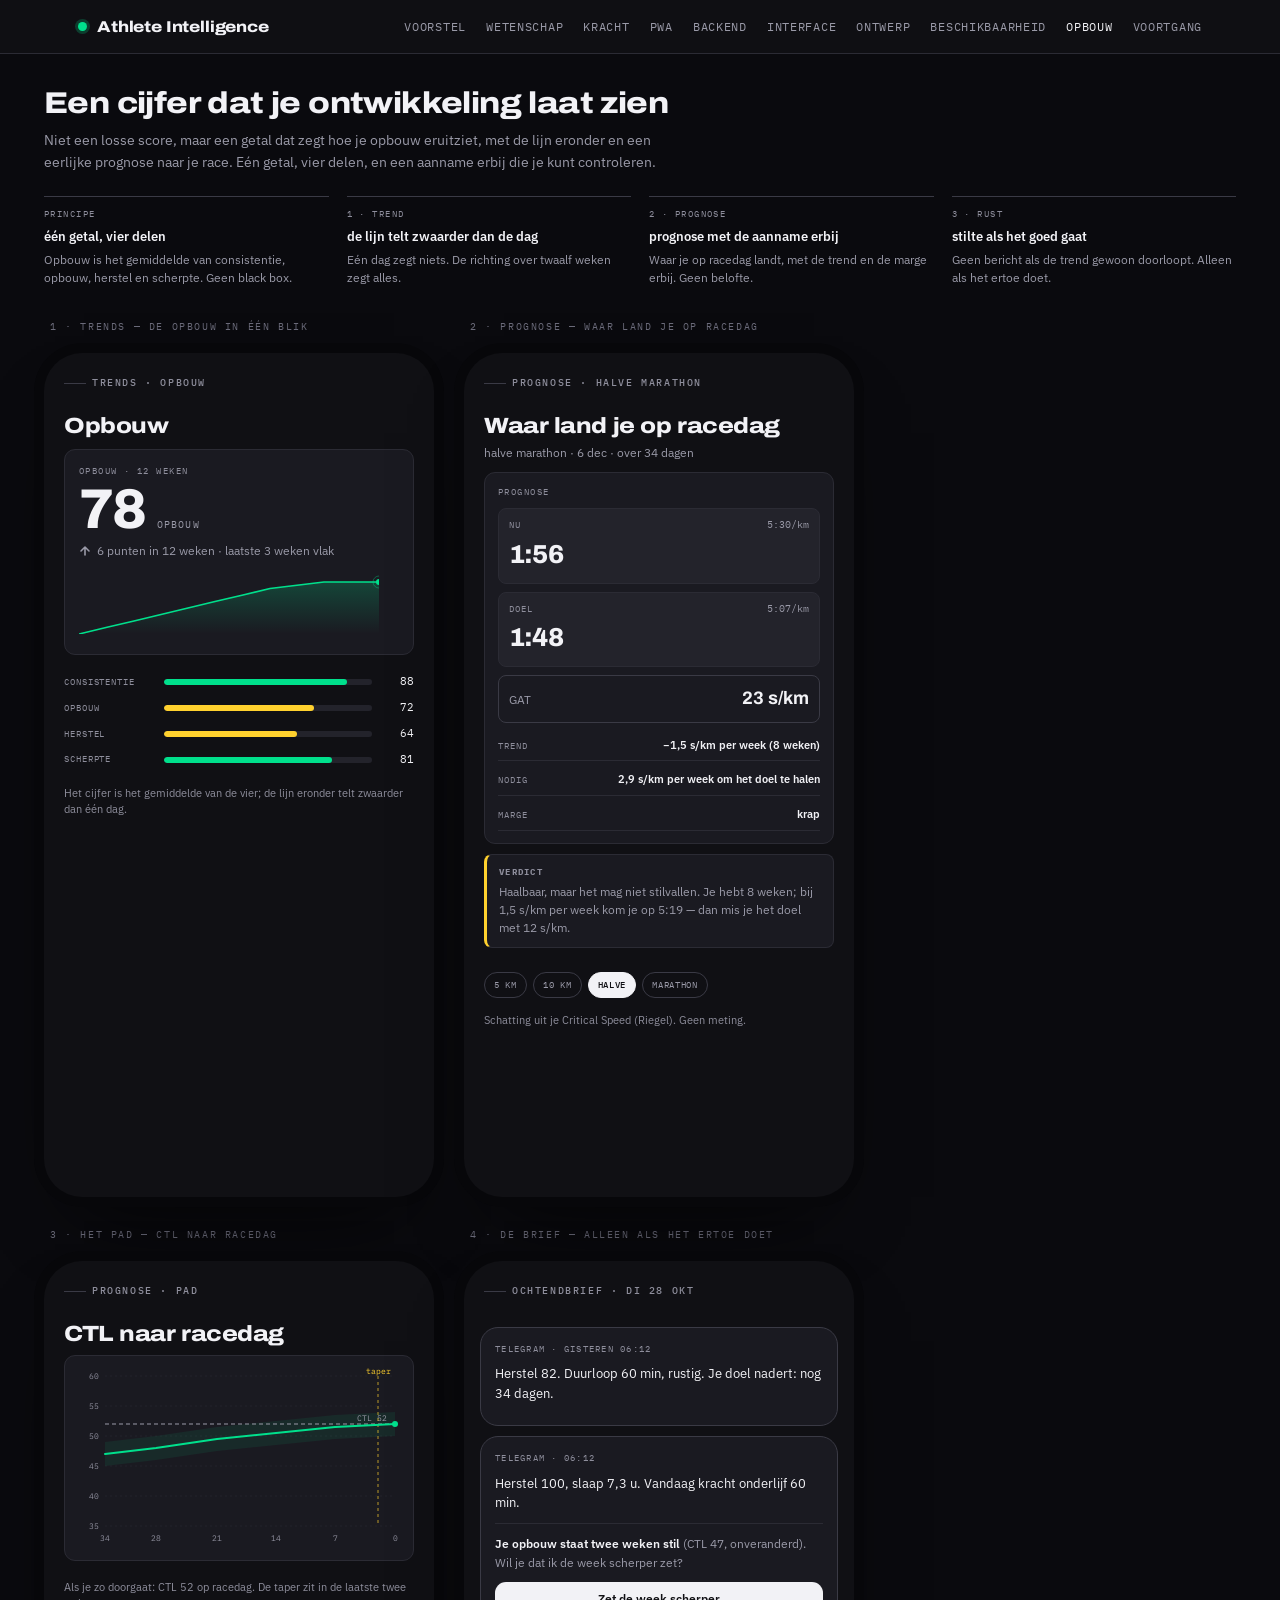
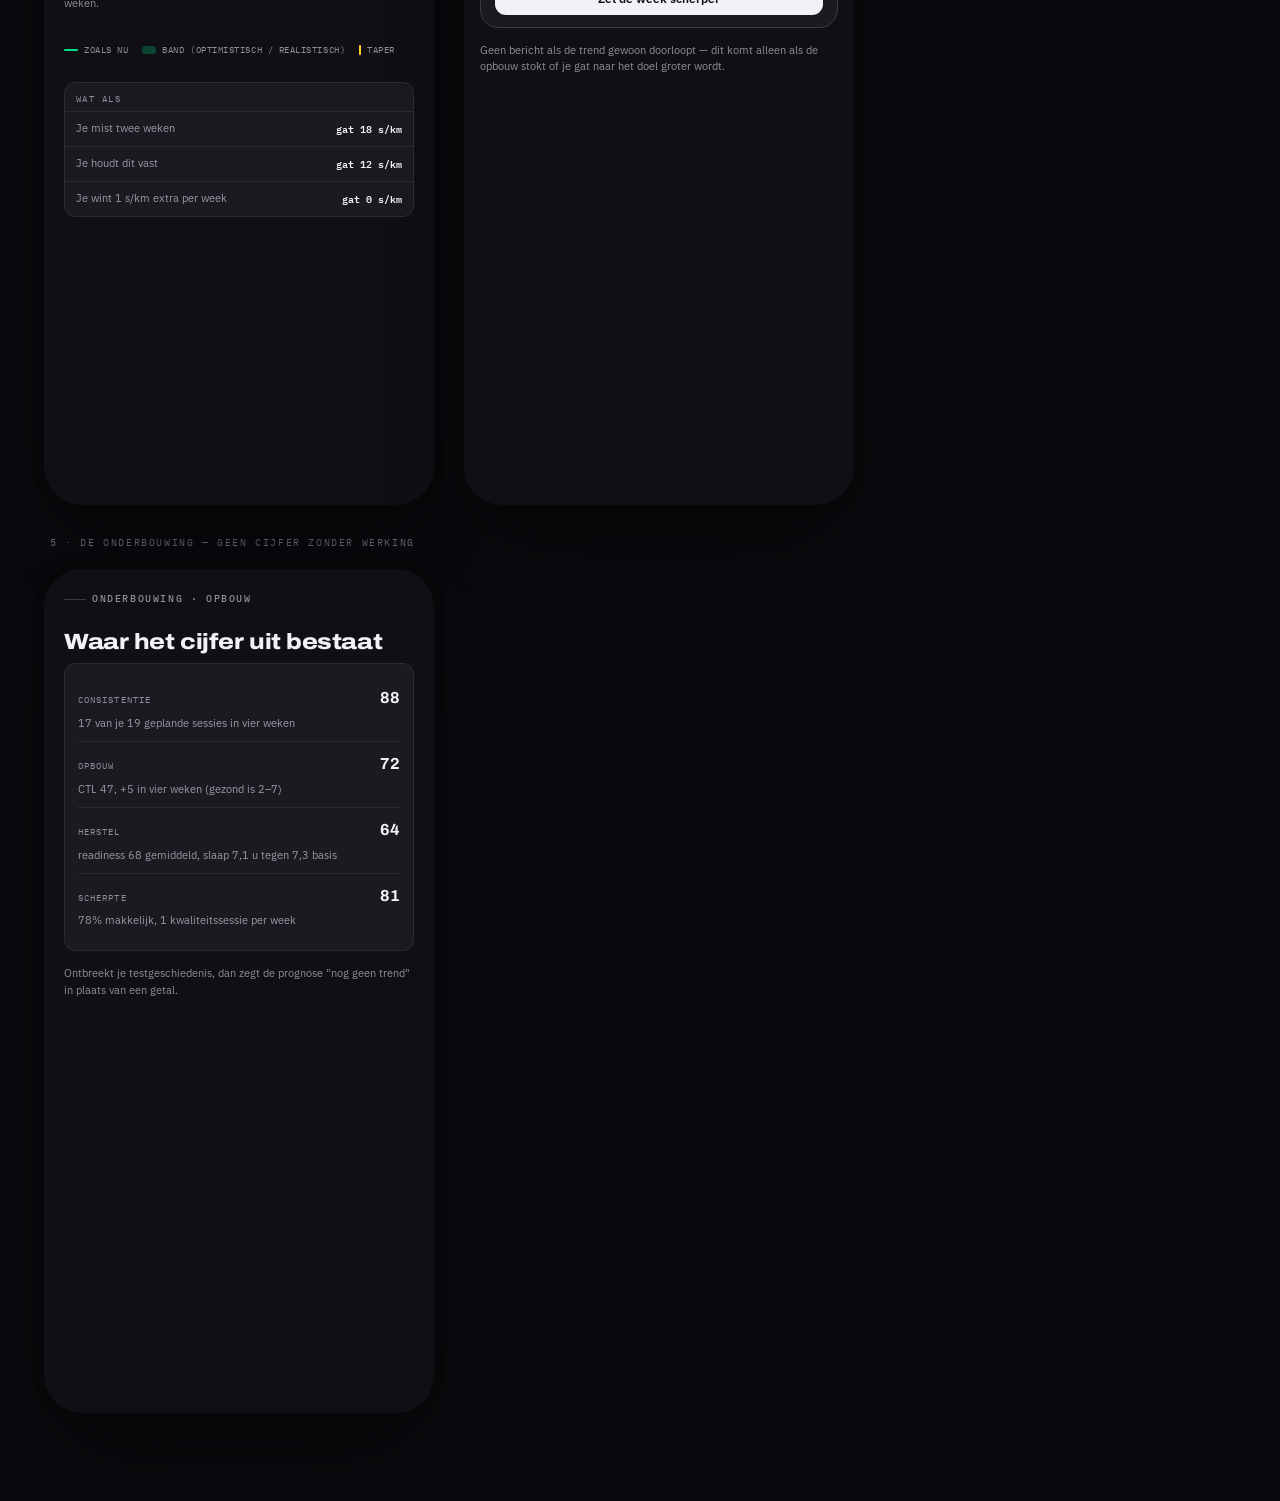
<file: opbouw.html>
<!DOCTYPE html>
<html lang="nl">
<head>
<meta charset="utf-8">
<meta name="viewport" content="width=device-width, initial-scale=1">
<title>Opbouw &amp; prognose · Athlete Intelligence</title>
<meta name="description" content="Eén getal dat je ontwikkeling laat zien, met de vier delen eronder en een eerlijke prognose naar je race.">
<link rel="preconnect" href="https://fonts.googleapis.com">
<link rel="preconnect" href="https://fonts.gstatic.com" crossorigin>
<link href="https://fonts.googleapis.com/css2?family=Archivo:wdth,wght@62..125,400..900&amp;family=IBM+Plex+Mono:wght@400;500&amp;family=IBM+Plex+Sans:wght@400;500;600&amp;display=swap" rel="stylesheet">
<link rel="stylesheet" href="assets/app.css">
<style>
  body::before { display: none !important; }

  :root{
    --void:#101014; --surface:#1a1a21; --surface-2:#23232b; --line:#2b2b34; --line-2:#3a3a45;
    --text:#f2f2f6; --muted:#9a9aa8; --dim:#8e8e9c;
    --fitness:#4f8dff; --fatigue:#ff4d4d; --form:#00e08c; --easy:#ffd12e;
    --radius:18px; --radius-sm:11px;
    --mono:"IBM Plex Mono",monospace; --sans:"IBM Plex Sans",sans-serif; --display:"Archivo",sans-serif;
  }
  .aqmock *{box-sizing:border-box}
  .aqmock{background:#0a0a0e;font-family:var(--sans);color:var(--text);-webkit-font-smoothing:antialiased;padding:0 0 40px}
  .mh{display:flex;align-items:center;justify-content:space-between;gap:16px;padding:16px 20px;border-bottom:1px solid var(--line);font-size:.9rem}
  .mh span:first-child{font-family:var(--mono);font-size:.62rem;letter-spacing:.14em;text-transform:uppercase;color:var(--muted)}
  .mh span:last-child{font-family:var(--mono);font-size:.62rem;letter-spacing:.14em;text-transform:uppercase;color:var(--dim);white-space:nowrap}

  .pitch{max-width:2400px;padding:34px 44px 6px}
  .pitch h1{font-family:var(--display);font-weight:800;font-size:30px;letter-spacing:-.02em;margin:0 0 10px}
  .pitch .lead{margin:0;max-width:78ch;font-size:14px;line-height:1.6;color:var(--muted)}
  .principles{display:grid;grid-template-columns:repeat(4,minmax(0,1fr));gap:18px;margin-top:22px}
  .pr{border-top:1px solid var(--line-2);padding-top:10px}
  .pr .lab{font-family:var(--mono);font-size:9px;letter-spacing:.16em;text-transform:uppercase;color:var(--dim)}
  .pr b{display:block;margin:5px 0 4px;font-size:13px;font-weight:600}
  .pr p{margin:0;font-size:12px;line-height:1.5;color:var(--muted)}

  .stage{display:flex;flex-wrap:wrap;gap:30px;padding:26px 44px 48px;align-items:flex-start}
  .frame{
    width:390px;height:844px;border-radius:38px;overflow:hidden;position:relative;flex:none;
    background:var(--void);box-shadow:0 0 0 10px #07070a,0 40px 80px -40px #000;
    display:flex;flex-direction:column;
  }
  .cap{font-family:var(--mono);font-size:10px;letter-spacing:.16em;text-transform:uppercase;color:#6b6b7a;padding:0 0 12px 6px;height:34px}

  .eyebrow{display:flex;align-items:center;gap:.6em;font-family:var(--mono);font-size:10px;letter-spacing:.16em;text-transform:uppercase;color:var(--dim);padding:22px 20px 8px}
  .eyebrow::before{content:"";width:22px;height:1px;background:var(--line-2)}

  .btn-ink{background:var(--text);color:var(--void);border:0;border-radius:var(--radius-sm);padding:9px 14px;font-family:var(--sans);font-size:12px;font-weight:600}
  .btn-quiet{background:var(--surface-2);color:var(--text);border:1px solid var(--line-2);border-radius:var(--radius-sm);padding:9px 14px;font-family:var(--sans);font-size:12px;font-weight:600}
  .mono{font-family:var(--mono);letter-spacing:.06em}

  /* frame 1 trends */
  .trends{padding:4px 20px 0;display:flex;flex-direction:column;gap:12px;flex:1 1 auto}
  .trends__head{font-family:var(--display);font-weight:800;font-size:22px;letter-spacing:-.02em;margin:0}
  .scorecard{border:1px solid var(--line);border-radius:var(--radius-sm);background:var(--surface);padding:14px 14px 12px}
  .scorecard__lab{font-family:var(--mono);font-size:9px;letter-spacing:.16em;text-transform:uppercase;color:var(--dim);margin-bottom:6px}
  .score-row{display:flex;align-items:baseline;gap:12px}
  .score-num{font-family:var(--display);font-weight:800;font-size:56px;line-height:.9;letter-spacing:-.04em}
  .score-meta{display:flex;flex-direction:column;gap:2px}
  .score-meta .lab{font-family:var(--mono);font-size:10px;letter-spacing:.12em;text-transform:uppercase;color:var(--muted)}
  .score-dir{display:flex;align-items:center;gap:6px;font-size:12px;color:var(--muted);margin-top:6px}
  .score-dir svg{flex:none}
  .spark{margin-top:10px}
  .bars{display:grid;gap:8px;margin-top:6px}
  .barrow{display:grid;grid-template-columns:92px 1fr 34px;gap:8px;align-items:center;font-size:11px;color:var(--muted)}
  .barrow .nm{font-family:var(--mono);font-size:9px;letter-spacing:.1em;text-transform:uppercase;color:var(--dim)}
  .bartrack{height:6px;border-radius:3px;background:var(--surface-2);overflow:hidden}
  .barfill{height:100%;border-radius:3px}
  .barval{font-family:var(--mono);font-size:11px;color:var(--text);text-align:right}
  .muted{font-size:11px;color:var(--dim);line-height:1.5;margin-top:4px}

  /* frame 2 prognose */
  .prog{padding:4px 20px 0;display:flex;flex-direction:column;gap:10px;flex:1 1 auto}
  .prog__head{font-family:var(--display);font-weight:800;font-size:22px;letter-spacing:-.02em;margin:0}
  .prog__sub{font-size:12px;color:var(--muted);margin-top:-4px}
  .card{border:1px solid var(--line);border-radius:var(--radius-sm);background:var(--surface);padding:12px 13px}
  .card__lab{font-family:var(--mono);font-size:9px;letter-spacing:.16em;text-transform:uppercase;color:var(--dim);margin-bottom:8px}
  .bigrows{display:grid;gap:8px}
  .bigrow{display:flex;align-items:baseline;justify-content:space-between;gap:10px;padding:8px 10px;border:1px solid var(--line);border-radius:8px;background:var(--surface-2)}
  .bigrow .lab{font-family:var(--mono);font-size:9px;letter-spacing:.12em;text-transform:uppercase;color:var(--dim)}
  .bigrow .val{font-family:var(--display);font-weight:800;font-size:26px;letter-spacing:-.03em}
  .bigrow .sub{font-family:var(--mono);font-size:10px;color:var(--muted)}
  .gaprow{display:flex;align-items:baseline;justify-content:space-between;padding:8px 10px;border:1px solid var(--line-2);border-radius:8px;background:transparent;font-size:12px;color:var(--muted)}
  .gaprow b{font-family:var(--display);font-weight:700;font-size:18px;color:var(--text)}
  .smallrows{display:grid;gap:4px}
  .smallrow{display:flex;align-items:baseline;justify-content:space-between;gap:10px;padding:6px 0;border-bottom:1px solid var(--line);font-size:11px;color:var(--muted)}
  .smallrow .lab{font-family:var(--mono);font-size:9px;letter-spacing:.1em;text-transform:uppercase;color:var(--dim);flex:none;width:70px}
  .smallrow b{color:var(--text);font-weight:600;text-align:right}
  .verdict{border:1px solid var(--line);border-left:3px solid var(--easy);border-radius:8px;background:var(--surface);padding:10px 12px;font-size:12px;line-height:1.5;color:var(--muted)}
  .verdict b{display:block;font-family:var(--mono);font-size:9px;letter-spacing:.14em;text-transform:uppercase;color:var(--dim);margin-bottom:4px}

  /* frame 3 pad */
  .pad{padding:4px 20px 0;display:flex;flex-direction:column;gap:10px;flex:1 1 auto}
  .pad__head{font-family:var(--display);font-weight:800;font-size:22px;letter-spacing:-.02em;margin:0}
  .chartcard{border:1px solid var(--line);border-radius:var(--radius-sm);background:var(--surface);padding:10px 10px 6px}
  .chartcap{font-size:11px;color:var(--dim);line-height:1.5;margin-top:8px}

  /* frame 4 brief */
  .brief{padding:8px 16px 0;display:flex;flex-direction:column;gap:10px;flex:1 1 auto;justify-content:flex-start}
  .bubble{border:1px solid var(--line-2);border-radius:var(--radius);background:var(--surface);padding:14px 14px 12px}
  .bubble__ttl{font-family:var(--mono);font-size:9px;letter-spacing:.14em;text-transform:uppercase;color:var(--dim);margin-bottom:8px}
  .bubble p{margin:0 0 10px;font-size:13px;line-height:1.5;color:var(--text)}
  .brow{display:flex;align-items:center;gap:8px;padding:7px 9px;border:1px solid var(--line);border-radius:8px;background:var(--surface-2);font-size:11px;color:var(--muted);margin-bottom:6px}
  .brow .lab{font-family:var(--mono);font-size:9px;letter-spacing:.1em;text-transform:uppercase;color:var(--dim);flex:none;width:62px}
  .openline{display:flex;align-items:center;gap:10px;margin-top:6px;padding-top:10px;border-top:1px solid var(--line);font-size:12px;color:var(--muted)}
  .openline b{color:var(--text);font-weight:600}
  .openline .btn-quiet{margin-left:auto;padding:6px 10px;font-size:11px}

  /* frame 5 onderbouwing */
  .sheet{padding:4px 20px 0;display:flex;flex-direction:column;gap:10px;flex:1 1 auto}
  .sheet__head{font-family:var(--display);font-weight:800;font-size:22px;letter-spacing:-.02em;margin:0}
  .sheetcard{border:1px solid var(--line);border-radius:var(--radius-sm);background:var(--surface);padding:12px 13px}
  .sheetrow{display:grid;grid-template-columns:1fr;gap:2px;padding:9px 0;border-bottom:1px solid var(--line)}
  .sheetrow:last-child{border-bottom:0}
  .sheetrow .top{display:flex;align-items:baseline;justify-content:space-between;gap:10px}
  .sheetrow .nm{font-family:var(--mono);font-size:9px;letter-spacing:.12em;text-transform:uppercase;color:var(--dim)}
  .sheetrow .val{font-family:var(--display);font-weight:700;font-size:16px;color:var(--text)}
  .sheetrow .desc{font-size:11px;color:var(--muted);line-height:1.45;margin-top:3px}

  @media (max-width: 900px){
    .stage{display:grid;gap:26px;padding:12px;justify-items:center}
    .cap{padding-left:0}
    .frame{width:min(390px, calc(100vw - 24px))}
    .principles{grid-template-columns:1fr}
  }


  .legend{display:flex;flex-wrap:wrap;gap:10px 14px;margin:10px 0 0;font-family:var(--mono);font-size:9px;letter-spacing:.06em;text-transform:uppercase;color:var(--dim)}
  .aqmock .legend span{display:inline-flex;align-items:center;gap:6px}
  .aqmock .legend .dot{width:14px;height:2px;border-radius:2px;background:var(--form);display:inline-block}
  .aqmock .legend .dot--band{height:8px;border-radius:3px;background:color-mix(in srgb,var(--form) 25%,transparent)}
  .aqmock .legend .dot--taper{width:2px;height:10px;background:var(--easy)}
  .whatif{margin-top:14px;border:1px solid var(--line);border-radius:var(--radius-sm);background:var(--surface);overflow:hidden}
  .whatif__lab{padding:9px 11px 5px;font-family:var(--mono);font-size:9px;letter-spacing:.16em;text-transform:uppercase;color:var(--dim)}
  .whatif__row{display:flex;justify-content:space-between;gap:12px;padding:8px 11px;border-top:1px solid var(--line);font-size:11px;color:var(--muted)}
  .whatif__row b{color:var(--text);font-weight:600;font-family:var(--mono);font-size:10px;white-space:nowrap}
  .dist{display:flex;gap:6px;margin:14px 0 0}
  .chip{font-family:var(--mono);font-size:9px;letter-spacing:.08em;text-transform:uppercase;border:1px solid var(--line-2);border-radius:100px;padding:5px 9px;color:var(--muted)}
  .chip--on{background:var(--text);border-color:var(--text);color:var(--void);font-weight:500}
</style>
</head>
<body>
<nav class="nav">
  <div class="nav-inner">
    <span class="brand"><span class="dot"></span>Athlete&nbsp;Intelligence</span>
    <div class="nav-links">
      <a href="index.html">Voorstel</a>
      <a href="science.html">Wetenschap</a>
      <a href="strength.html">Kracht</a>
      <a href="pwa.html">PWA</a>
      <a href="backend.html">Backend</a>
      <a href="frontend.html">Interface</a>
      <a href="design.html">Ontwerp</a>
      <a href="beschikbaarheid.html">Beschikbaarheid</a>
      <a href="opbouw.html" aria-current="page">Opbouw</a>
      <a href="voortgang.html">Voortgang</a>
    </div>
  </div>
</nav>
<div class="aqmock">
<section class="pitch">
  <h1>Een cijfer dat je ontwikkeling laat zien</h1>
  <p class="lead">
    Niet een losse score, maar een getal dat zegt hoe je opbouw eruitziet, met de lijn eronder
    en een eerlijke prognose naar je race. Eén getal, vier delen, en een aanname erbij die je
    kunt controleren.
  </p>
  <div class="principles">
    <div class="pr"><div class="lab">principe</div><b>één getal, vier delen</b><p>Opbouw is het gemiddelde van consistentie, opbouw, herstel en scherpte. Geen black box.</p></div>
    <div class="pr"><div class="lab">1 · trend</div><b>de lijn telt zwaarder dan de dag</b><p>Eén dag zegt niets. De richting over twaalf weken zegt alles.</p></div>
    <div class="pr"><div class="lab">2 · prognose</div><b>prognose met de aanname erbij</b><p>Waar je op racedag landt, met de trend en de marge erbij. Geen belofte.</p></div>
    <div class="pr"><div class="lab">3 · rust</div><b>stilte als het goed gaat</b><p>Geen bericht als de trend gewoon doorloopt. Alleen als het ertoe doet.</p></div>
  </div>
</section>
<div class="stage">

  <!-- 1 -->
  <div>
    <div class="cap">1 · trends — de opbouw in één blik</div>
    <div class="frame" id="f1">
      <div class="eyebrow">Trends · opbouw</div>
      <div class="trends">
        <h2 class="trends__head">Opbouw</h2>
        <div class="scorecard">
          <div class="scorecard__lab">opbouw · 12 weken</div>
          <div class="score-row">
            <div class="score-num">78</div>
            <div class="score-meta">
              <span class="lab">opbouw</span>
            </div>
          </div>
          <div class="score-dir">
            <svg width="12" height="12" viewBox="0 0 12 12" fill="none" stroke="currentColor" stroke-width="1.6" stroke-linecap="round" stroke-linejoin="round"><path d="M6 10 V2 M2 6 L6 2 L10 6"/></svg>
            <span>6 punten in 12 weken · laatste 3 weken vlak</span>
          </div>
          <div class="spark">
            <svg width="300" height="64" viewBox="0 0 300 64">
              <defs>
                <linearGradient id="sparkfill" x1="0" y1="0" x2="0" y2="1">
                  <stop offset="0" stop-color="#00e08c" stop-opacity="0.22"/>
                  <stop offset="1" stop-color="#00e08c" stop-opacity="0"/>
                </linearGradient>
              </defs>
              <path d="M0,64 L27,57.5 L55,51 L82,44.5 L109,38 L136,31.5 L164,25 L191,18.5 L218,15.25 L245,12 L273,12 L300,12 L300,64 Z" fill="url(#sparkfill)"/>
              <polyline points="0,64 27,57.5 55,51 82,44.5 109,38 136,31.5 164,25 191,18.5 218,15.25 245,12 273,12 300,12" fill="none" stroke="#00e08c" stroke-width="1.6" stroke-linecap="round" stroke-linejoin="round"/>
              <circle cx="300" cy="12" r="3" fill="#00e08c"/>
              <circle cx="300" cy="12" r="6" fill="none" stroke="#00e08c" stroke-opacity="0.35" stroke-width="1"/>
            </svg>
          </div>
        </div>
        <div class="bars">
          <div class="barrow">
            <span class="nm">consistentie</span>
            <div class="bartrack"><div class="barfill" style="width:88%;background:#00e08c"></div></div>
            <span class="barval">88</span>
          </div>
          <div class="barrow">
            <span class="nm">opbouw</span>
            <div class="bartrack"><div class="barfill" style="width:72%;background:#ffd12e"></div></div>
            <span class="barval">72</span>
          </div>
          <div class="barrow">
            <span class="nm">herstel</span>
            <div class="bartrack"><div class="barfill" style="width:64%;background:#ffd12e"></div></div>
            <span class="barval">64</span>
          </div>
          <div class="barrow">
            <span class="nm">scherpte</span>
            <div class="bartrack"><div class="barfill" style="width:81%;background:#00e08c"></div></div>
            <span class="barval">81</span>
          </div>
        </div>
        <p class="muted">Het cijfer is het gemiddelde van de vier; de lijn eronder telt zwaarder dan één dag.</p>
      </div>
    </div>
  </div>

  <!-- 2 -->
  <div>
    <div class="cap">2 · prognose — waar land je op racedag</div>
    <div class="frame" id="f2">
      <div class="eyebrow">Prognose · halve marathon</div>
      <div class="prog">
        <h2 class="prog__head">Waar land je op racedag</h2>
        <div class="prog__sub">halve marathon · 6 dec · over 34 dagen</div>
        <div class="card">
          <div class="card__lab">PROGNOSE</div>
          <div class="bigrows">
            <div class="bigrow">
              <div>
                <div class="lab">NU</div>
                <div class="val">1:56</div>
              </div>
              <div class="sub">5:30/km</div>
            </div>
            <div class="bigrow">
              <div>
                <div class="lab">DOEL</div>
                <div class="val">1:48</div>
              </div>
              <div class="sub">5:07/km</div>
            </div>
          </div>
          <div class="gaprow" style="margin-top:8px"><span>GAT</span><b>23 s/km</b></div>
          <div class="smallrows" style="margin-top:8px">
            <div class="smallrow"><span class="lab">TREND</span><b>−1,5 s/km per week (8 weken)</b></div>
            <div class="smallrow"><span class="lab">NODIG</span><b>2,9 s/km per week om het doel te halen</b></div>
            <div class="smallrow"><span class="lab">MARGE</span><b>krap</b></div>
          </div>
        </div>
        <div class="verdict">
          <b>verdict</b>
          Haalbaar, maar het mag niet stilvallen. Je hebt 8 weken; bij 1,5 s/km per week kom je op 5:19 — dan mis je het doel met 12 s/km.
        </div>
        <div class="dist">
          <span class="chip">5 km</span>
          <span class="chip">10 km</span>
          <span class="chip chip--on">halve</span>
          <span class="chip">marathon</span>
        </div>
        <p class="muted">Schatting uit je Critical Speed (Riegel). Geen meting.</p>
      </div>
    </div>
  </div>

  <!-- 3 -->
  <div>
    <div class="cap">3 · het pad — CTL naar racedag</div>
    <div class="frame" id="f3">
      <div class="eyebrow">Prognose · pad</div>
      <div class="pad">
        <h2 class="pad__head">CTL naar racedag</h2>
        <div class="chartcard">
          <svg width="330" height="180" viewBox="0 0 330 180">
            <!-- grid y -->
            <g stroke="#2b2b34" stroke-width="1" stroke-dasharray="2,3" opacity="0.6">
              <line x1="30" y1="10" x2="320" y2="10"/>
              <line x1="30" y1="40" x2="320" y2="40"/>
              <line x1="30" y1="70" x2="320" y2="70"/>
              <line x1="30" y1="100" x2="320" y2="100"/>
              <line x1="30" y1="130" x2="320" y2="130"/>
              <line x1="30" y1="160" x2="320" y2="160"/>
            </g>
            <!-- y labels -->
            <g font-family="IBM Plex Mono, monospace" font-size="8" fill="#8e8e9c">
              <text x="24" y="13" text-anchor="end">60</text>
              <text x="24" y="43" text-anchor="end">55</text>
              <text x="24" y="73" text-anchor="end">50</text>
              <text x="24" y="103" text-anchor="end">45</text>
              <text x="24" y="133" text-anchor="end">40</text>
              <text x="24" y="163" text-anchor="end">35</text>
            </g>
            <!-- x labels weeks to race -->
            <g font-family="IBM Plex Mono, monospace" font-size="8" fill="#8e8e9c">
              <text x="30" y="175" text-anchor="middle">34</text>
              <text x="81" y="175" text-anchor="middle">28</text>
              <text x="142" y="175" text-anchor="middle">21</text>
              <text x="201" y="175" text-anchor="middle">14</text>
              <text x="260" y="175" text-anchor="middle">7</text>
              <text x="320" y="175" text-anchor="middle">0</text>
            </g>
            <text x="175" y="188" font-family="IBM Plex Mono, monospace" font-size="8" fill="#6b6b7a" text-anchor="middle">weken tot race</text>
            <!-- band -->
            <polygon points="30,76 81,70 142,61 201,55 260,49 320,46 320,70 260,73 201,79 142,85 81,94 30,100" fill="#00e08c" fill-opacity="0.08"/>
            <!-- dashed horizontal CTL 52 -->
            <line x1="30" y1="58" x2="320" y2="58" stroke="#9a9aa8" stroke-width="1" stroke-dasharray="4,3"/>
            <text x="312" y="55" text-anchor="end" font-family="IBM Plex Mono, monospace" font-size="8" fill="#9a9aa8">CTL 52</text>
            <!-- taper marker -->
            <line x1="303" y1="10" x2="303" y2="160" stroke="#ffd12e" stroke-width="1" stroke-dasharray="3,3" opacity="0.7"/>
            <text x="303" y="8" font-family="IBM Plex Mono, monospace" font-size="8" fill="#ffd12e" text-anchor="middle">taper</text>
            <!-- realistic projection -->
            <polyline points="30,88 81,82 142,73 201,67 260,61 320,58" fill="none" stroke="#00e08c" stroke-width="2" stroke-linecap="round" stroke-linejoin="round"/>
            <circle cx="320" cy="58" r="3" fill="#00e08c"/>
          </svg>
        </div>
        <p class="chartcap">Als je zo doorgaat: CTL 52 op racedag. De taper zit in de laatste twee weken.</p>
        <div class="legend">
          <span><i class="dot dot--line"></i>zoals nu</span>
          <span><i class="dot dot--band"></i>band (optimistisch / realistisch)</span>
          <span><i class="dot dot--taper"></i>taper</span>
        </div>
        <div class="whatif">
          <div class="whatif__lab">wat als</div>
          <div class="whatif__row"><span>Je mist twee weken</span><b>gat 18 s/km</b></div>
          <div class="whatif__row"><span>Je houdt dit vast</span><b>gat 12 s/km</b></div>
          <div class="whatif__row"><span>Je wint 1 s/km extra per week</span><b>gat 0 s/km</b></div>
        </div>
      </div>
    </div>
  </div>

  <!-- 4 -->
  <div>
    <div class="cap">4 · de brief — alleen als het ertoe doet</div>
    <div class="frame" id="f4">
      <div class="eyebrow">Ochtendbrief · di 28 okt</div>
      <div class="brief">
        <div class="bubble bubble--soft">
          <div class="bubble__ttl">Telegram · gisteren 06:12</div>
          <p>Herstel 82. Duurloop 60 min, rustig. Je doel nadert: nog 34 dagen.</p>
        </div>
        <div class="bubble">
          <div class="bubble__ttl">Telegram · 06:12</div>
          <p>Herstel 100, slaap 7,3 u. Vandaag kracht onderlijf 60 min.</p>
          <div class="openline" style="display:grid;gap:9px">
            <span><b>Je opbouw staat twee weken stil</b> (CTL 47, onveranderd). Wil je dat ik de week scherper zet?</span>
            <button class="btn-ink" style="width:100%">Zet de week scherper</button>
          </div>
        </div>
        <p class="muted">Geen bericht als de trend gewoon doorloopt — dit komt alleen als de opbouw stokt of je gat naar het doel groter wordt.</p>
      </div>
    </div>
  </div>

  <!-- 5 -->
  <div>
    <div class="cap">5 · de onderbouwing — geen cijfer zonder werking</div>
    <div class="frame" id="f5">
      <div class="eyebrow">Onderbouwing · opbouw</div>
      <div class="sheet">
        <h2 class="sheet__head">Waar het cijfer uit bestaat</h2>
        <div class="sheetcard">
          <div class="sheetrow">
            <div class="top"><span class="nm">consistentie</span><span class="val">88</span></div>
            <div class="desc">17 van je 19 geplande sessies in vier weken</div>
          </div>
          <div class="sheetrow">
            <div class="top"><span class="nm">opbouw</span><span class="val">72</span></div>
            <div class="desc">CTL 47, +5 in vier weken (gezond is 2–7)</div>
          </div>
          <div class="sheetrow">
            <div class="top"><span class="nm">herstel</span><span class="val">64</span></div>
            <div class="desc">readiness 68 gemiddeld, slaap 7,1 u tegen 7,3 basis</div>
          </div>
          <div class="sheetrow">
            <div class="top"><span class="nm">scherpte</span><span class="val">81</span></div>
            <div class="desc">78% makkelijk, 1 kwaliteitssessie per week</div>
          </div>
        </div>
        <p class="muted">Ontbreekt je testgeschiedenis, dan zegt de prognose "nog geen trend" in plaats van een getal.</p>
      </div>
    </div>
  </div>

</div>
</div>
</body>
</html>
</file>
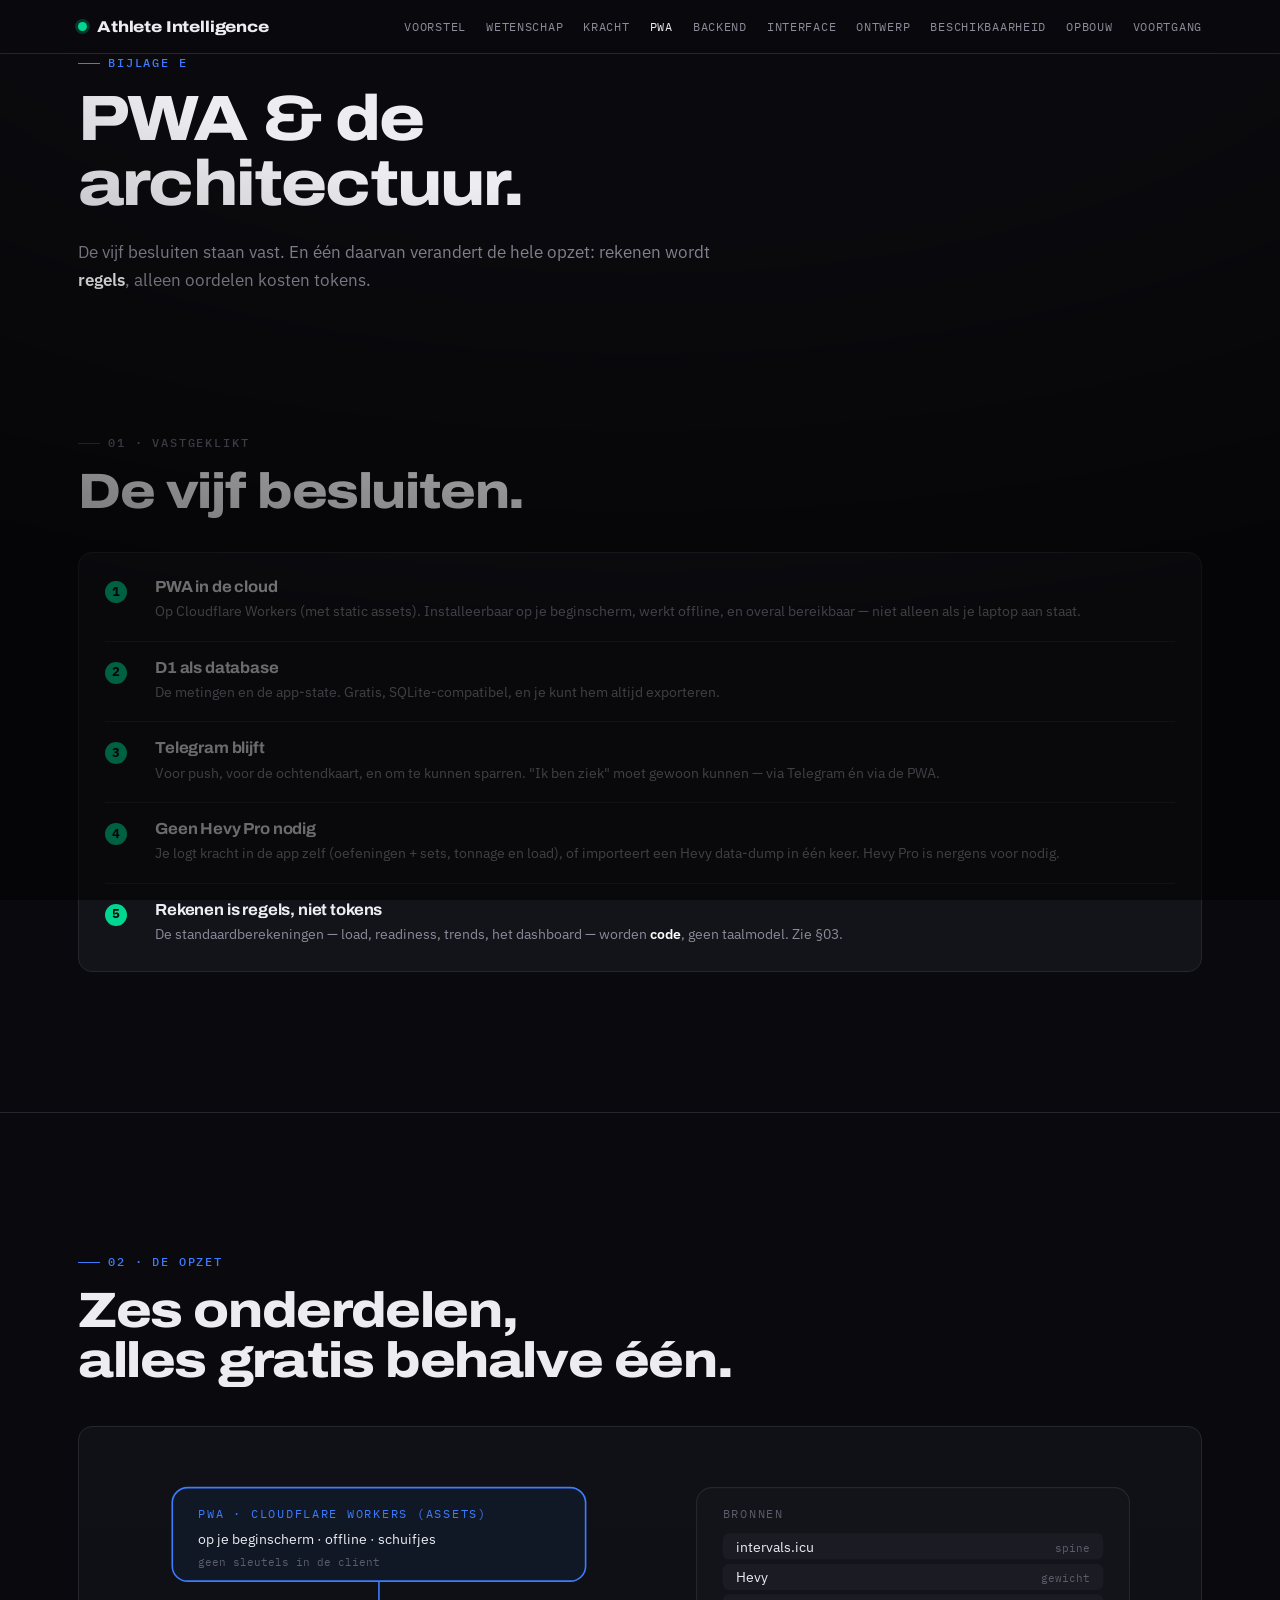
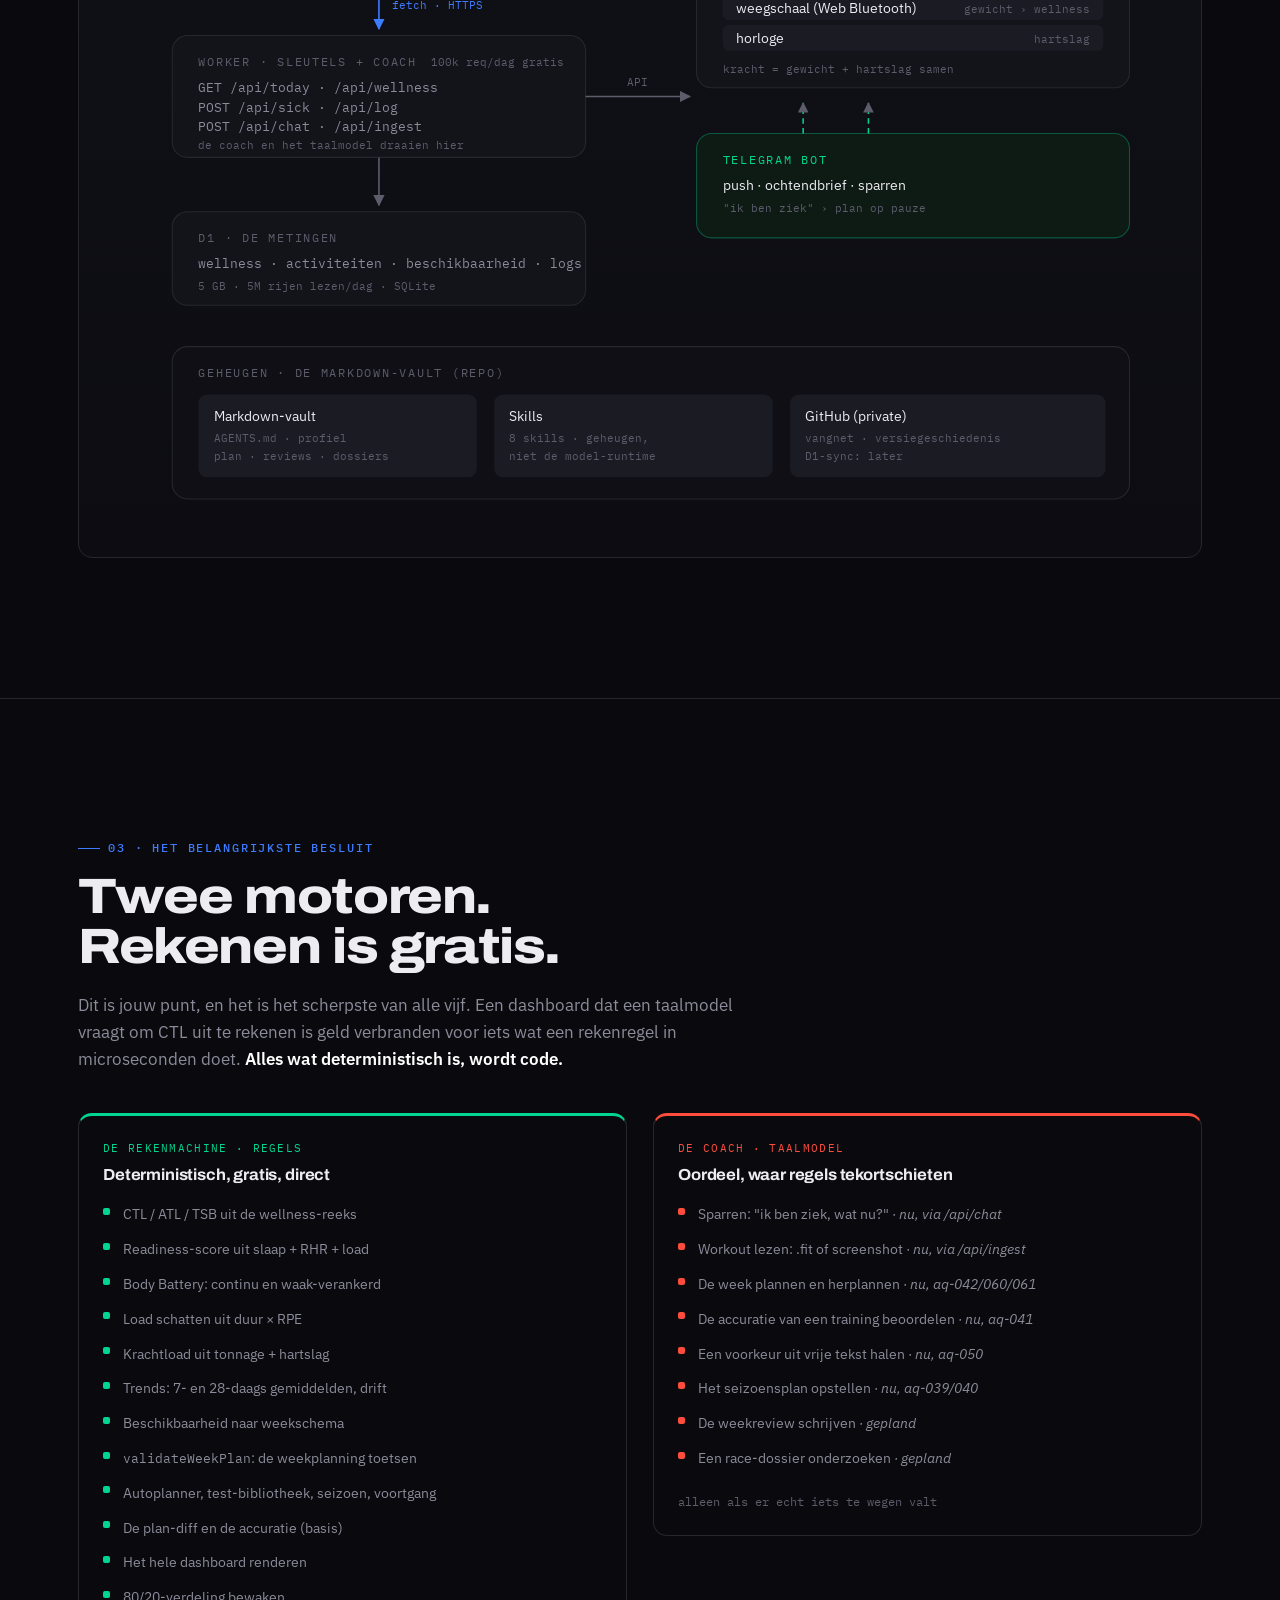
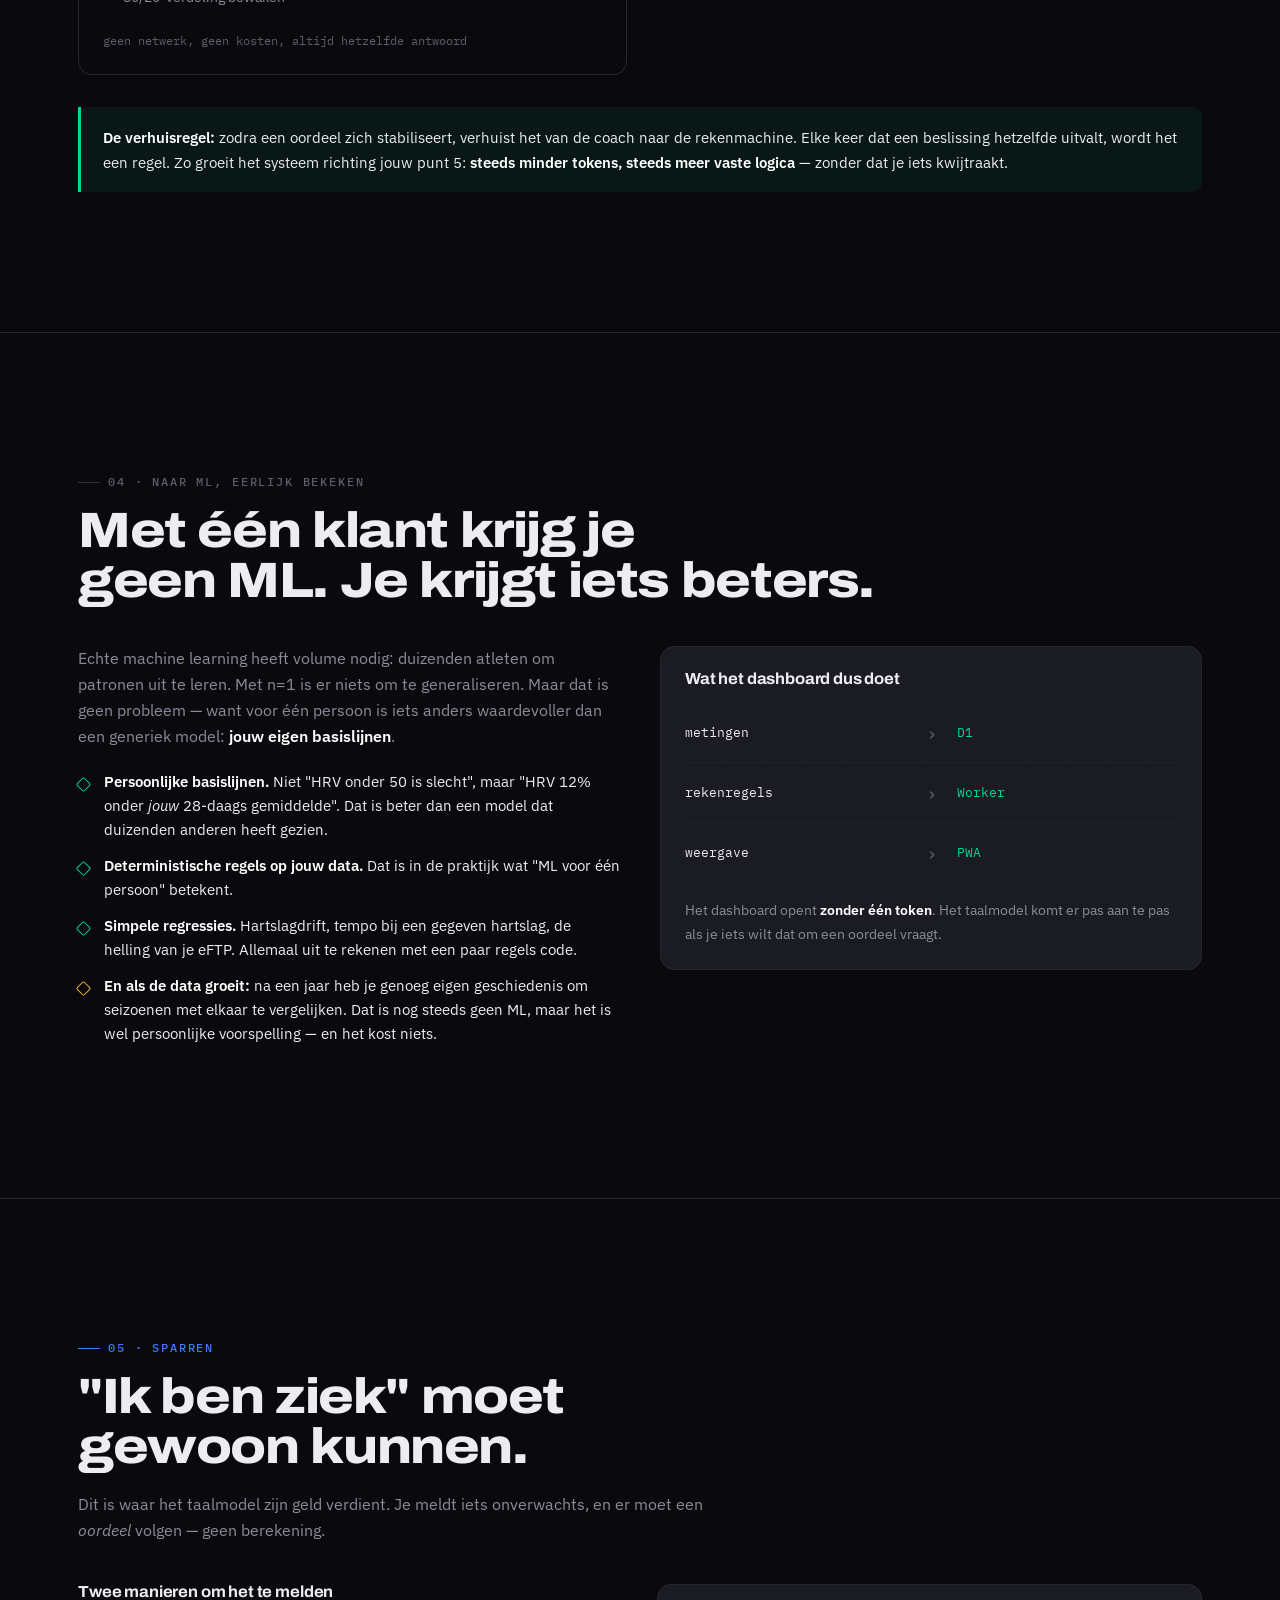
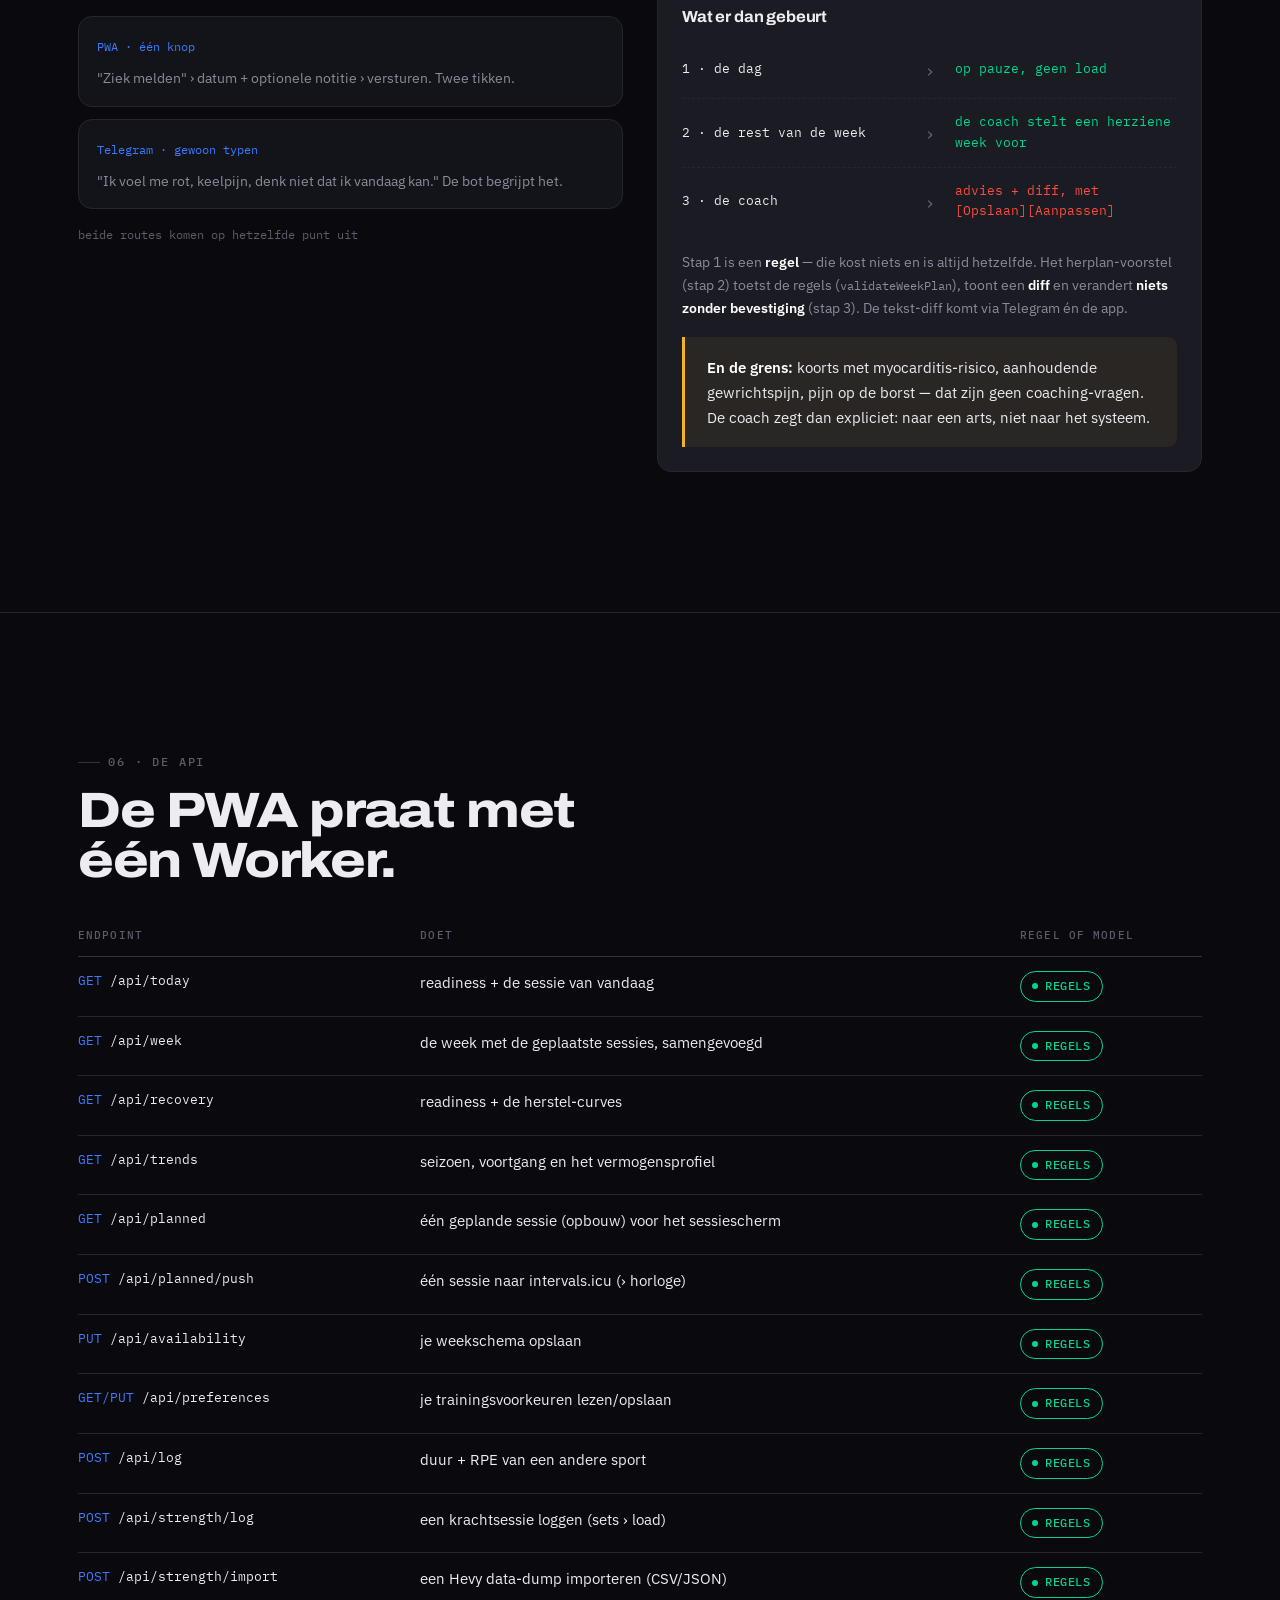
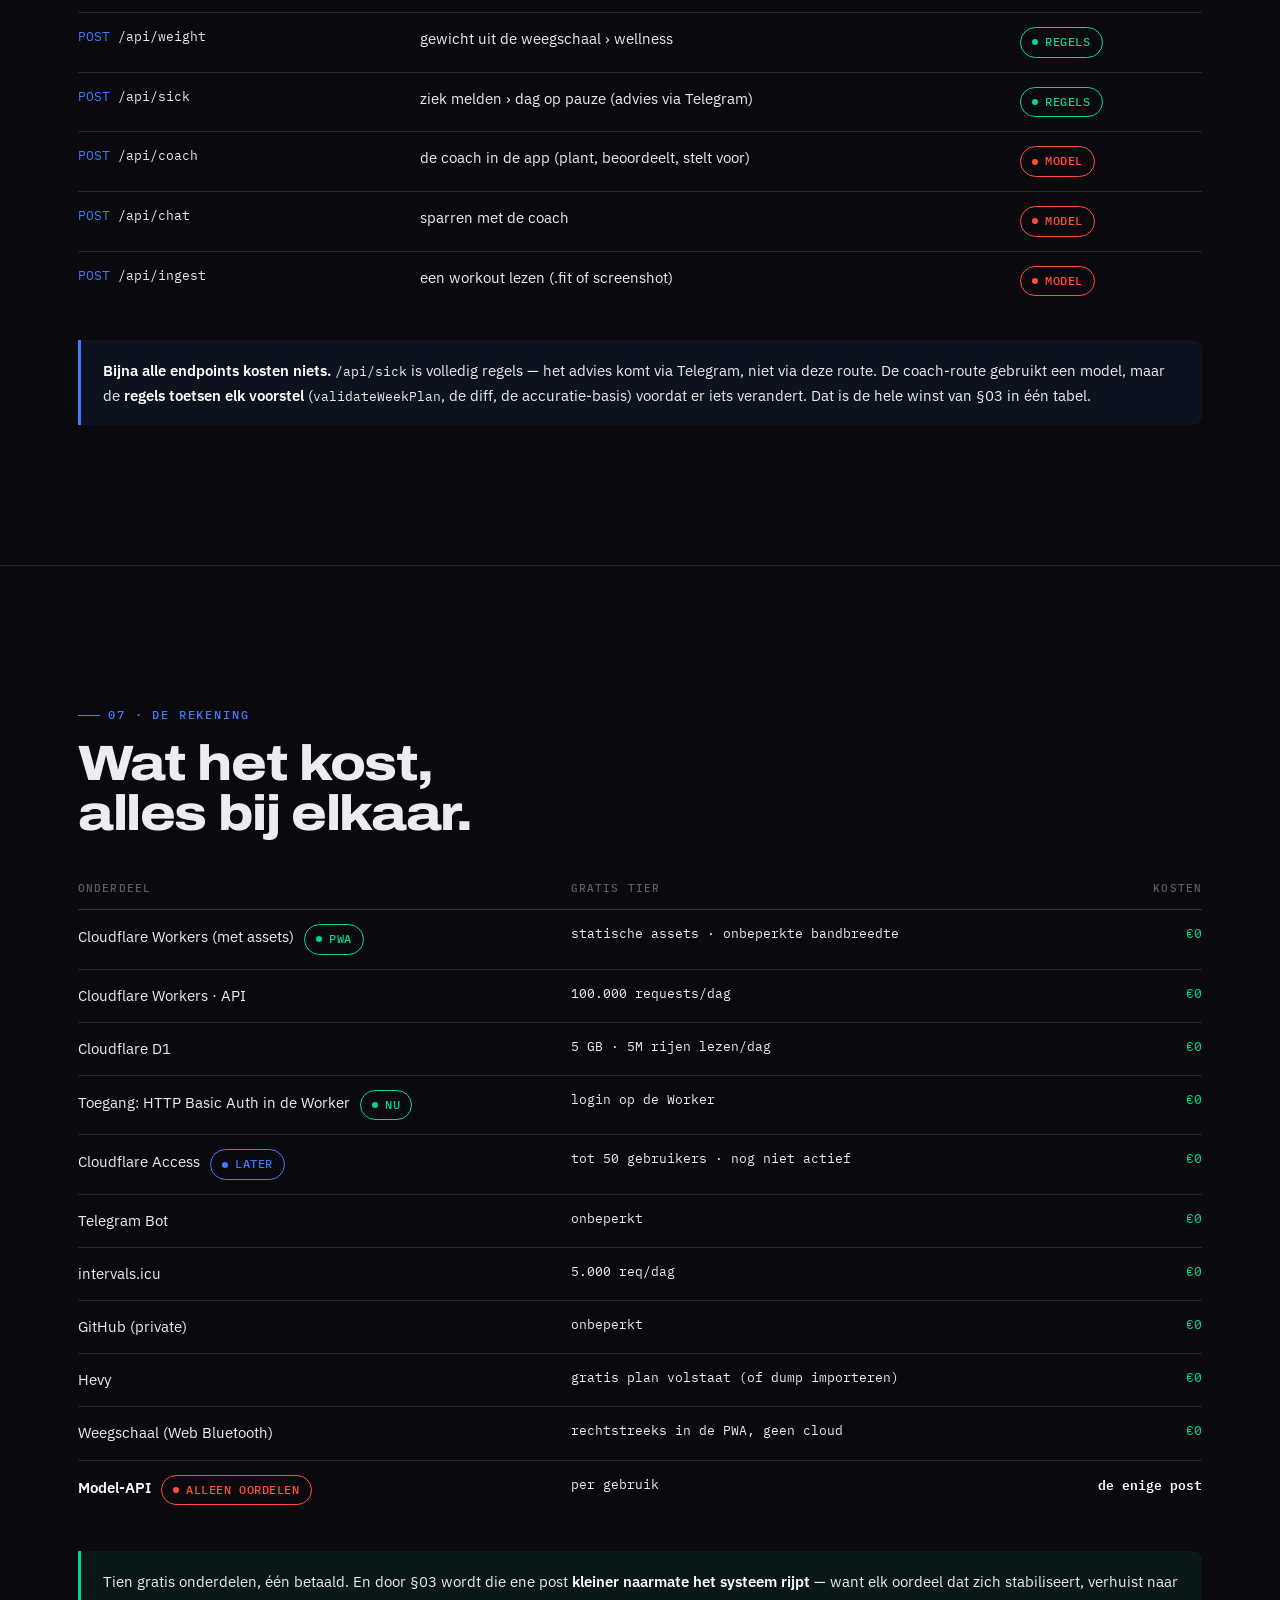
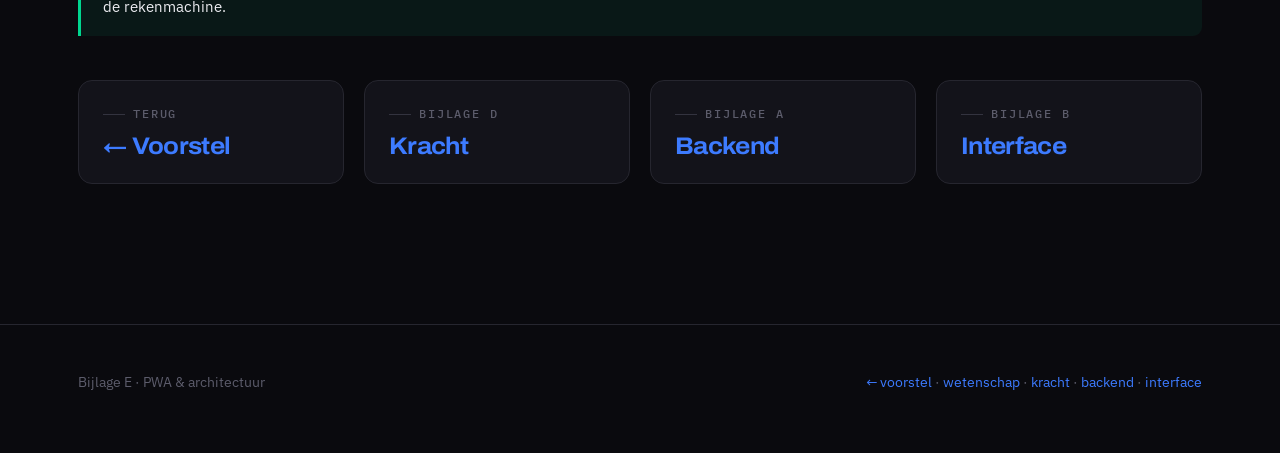
<file: pwa.html>
<!DOCTYPE html>
<html lang="nl">
<head>
<meta charset="utf-8">
<meta name="viewport" content="width=device-width, initial-scale=1">
<title>PWA &amp; architectuur — Athlete Intelligence</title>
<meta name="description" content="De vastgeklikte architectuur: cloud-PWA, Cloudflare Worker + D1, Telegram blijft, en het principe dat rekenen regels zijn en alleen oordelen tokens kosten.">
<link rel="preconnect" href="https://fonts.googleapis.com">
<link rel="preconnect" href="https://fonts.gstatic.com" crossorigin>
<link href="https://fonts.googleapis.com/css2?family=Archivo:wdth,wght@62..125,400..900&family=IBM+Plex+Mono:wght@400;500&family=IBM+Plex+Sans:wght@400;500;600&display=swap" rel="stylesheet">
<link rel="stylesheet" href="assets/app.css">
<style>
  .decision { display: grid; grid-template-columns: 34px 1fr; gap: 16px; padding: 18px 0; border-top: 1px solid var(--line); align-items: start; }
  .decision:first-child { border-top: 0; }
  .decision .tick { width: 22px; height: 22px; border-radius: 50%; background: var(--form); display: flex; align-items: center; justify-content: center; color: #0a0a0e; font-weight: 700; font-size: 0.8rem; margin-top: 2px; }
  .decision h4 { margin-bottom: 4px; }
  .decision p { color: var(--muted); font-size: 0.9rem; margin: 0; }

  .engine { border: 1px solid var(--line); border-radius: var(--radius); padding: 24px; }
  .engine.rules { border-top: 3px solid var(--form); }
  .engine.llm { border-top: 3px solid var(--fatigue); }
  .engine .tag { font-family: var(--mono); font-size: 0.68rem; letter-spacing: 0.12em; text-transform: uppercase; display: block; margin-bottom: 10px; }
  .engine.rules .tag { color: var(--form); }
  .engine.llm .tag { color: var(--fatigue); }
  .engine ul { list-style: none; padding: 0; margin: 14px 0 0; font-size: 0.88rem; color: var(--muted); }
  .engine li { padding: 6px 0 6px 20px; position: relative; }
  .engine li::before { content: ""; position: absolute; left: 0; top: 0.75em; width: 7px; height: 7px; border-radius: 2px; background: currentColor; opacity: 0.4; }
  .engine.rules li::before { background: var(--form); opacity: 1; }
  .engine.llm li::before { background: var(--fatigue); opacity: 1; }

  .ep { font-family: var(--mono); font-size: 0.8rem; }
  .ep .m { color: var(--fitness); }
  .ep .p { color: var(--text); }
</style>
</head>
<body>

<nav class="nav">
  <div class="nav-inner">
    <span class="brand"><span class="dot"></span>Athlete&nbsp;Intelligence</span>
    <div class="nav-links">
      <a href="index.html">Voorstel</a>
      <a href="science.html">Wetenschap</a>
      <a href="strength.html">Kracht</a>
      <a href="pwa.html" aria-current="page">PWA</a>
      <a href="backend.html">Backend</a>
      <a href="frontend.html">Interface</a>
      <a href="design.html">Ontwerp</a>
      <a href="beschikbaarheid.html">Beschikbaarheid</a>
      <a href="opbouw.html">Opbouw</a>
      <a href="voortgang.html">Voortgang</a>
    </div>
  </div>
</nav>

<header class="band">
  <div class="wrap">
    <p class="eyebrow accent">Bijlage E</p>
    <h1 style="font-size:clamp(2.2rem,5.4vw,4rem)">PWA &amp; de<br>architectuur.</h1>
    <p class="lead" style="max-width:66ch;margin-top:22px;font-size:1.08rem;color:var(--muted)">
      De vijf besluiten staan vast. En één daarvan verandert de hele opzet: rekenen wordt
      <strong>regels</strong>, alleen oordelen kosten tokens.
    </p>
  </div>
</header>

<!-- ============ 1. DE BESLUITEN ============ -->
<section class="band" id="besluiten">
  <div class="wrap">
    <p class="eyebrow">01 · Vastgeklikt</p>
    <h2>De vijf besluiten.</h2>

    <div class="card" style="margin-top:36px;padding:8px 26px">
      <div class="decision">
        <span class="tick">1</span>
        <div>
          <h4>PWA in de cloud</h4>
          <p>Op Cloudflare Workers (met static assets). Installeerbaar op je beginscherm, werkt offline, en overal bereikbaar — niet alleen als je laptop aan staat.</p>
        </div>
      </div>
      <div class="decision">
        <span class="tick">2</span>
        <div>
          <h4>D1 als database</h4>
          <p>De metingen en de app-state. Gratis, SQLite-compatibel, en je kunt hem altijd exporteren.</p>
        </div>
      </div>
      <div class="decision">
        <span class="tick">3</span>
        <div>
          <h4>Telegram blijft</h4>
          <p>Voor push, voor de ochtendkaart, en om te kunnen sparren. "Ik ben ziek" moet gewoon kunnen — via Telegram én via de PWA.</p>
        </div>
      </div>
      <div class="decision">
        <span class="tick">4</span>
        <div>
          <h4>Geen Hevy Pro nodig</h4>
          <p>Je logt kracht in de app zelf (oefeningen + sets, tonnage en load), of importeert een Hevy data-dump in één keer. Hevy Pro is nergens voor nodig.</p>
        </div>
      </div>
      <div class="decision">
        <span class="tick">5</span>
        <div>
          <h4>Rekenen is regels, niet tokens</h4>
          <p>De standaardberekeningen — load, readiness, trends, het dashboard — worden <strong>code</strong>, geen taalmodel. Zie §03.</p>
        </div>
      </div>
    </div>
  </div>
</section>

<!-- ============ 2. ARCHITECTUUR ============ -->
<section class="band" id="architectuur">
  <div class="wrap">
    <p class="eyebrow accent">02 · De opzet</p>
    <h2>Zes onderdelen,<br>alles gratis behalve één.</h2>

    <div class="chart-shell" style="padding:28px;margin-top:40px">
      <svg viewBox="0 0 980 620" class="chart-svg" role="img"
           aria-label="Architectuur: de PWA praat met een Cloudflare Worker die de sleutels houdt en D1 als database gebruikt; de Worker haalt data bij intervals.icu, Hevy en de weegschaal, praat met de Telegram-bot, en laat de coach met het taalmodel lopen; de markdown-vault is het geheugen in de repo.">
        <defs>
          <marker id="a2" viewBox="0 0 10 10" refX="9" refY="5" markerWidth="7" markerHeight="7" orient="auto-start-reverse">
            <path d="M0 0 L10 5 L0 10 z" fill="#5c5c6b"/>
          </marker>
          <marker id="a2b" viewBox="0 0 10 10" refX="9" refY="5" markerWidth="7" markerHeight="7" orient="auto-start-reverse">
            <path d="M0 0 L10 5 L0 10 z" fill="#3d7bff"/>
          </marker>
        </defs>

        <!-- PWA -->
        <rect x="60" y="30" width="380" height="86" rx="14" fill="#101725" stroke="#3d7bff" stroke-width="1.5"/>
        <text x="84" y="58" font-family="IBM Plex Mono, monospace" font-size="11" fill="#3d7bff" letter-spacing="1.6">PWA · CLOUDFLARE WORKERS (ASSETS)</text>
        <text x="84" y="82" font-family="IBM Plex Sans, sans-serif" font-size="13" fill="#ececf1">op je beginscherm · offline · schuifjes</text>
        <text x="84" y="102" font-family="IBM Plex Mono, monospace" font-size="10" fill="#5c5c6b">geen sleutels in de client</text>

        <!-- pijl -->
        <line x1="250" y1="116" x2="250" y2="160" stroke="#3d7bff" stroke-width="1.5" marker-end="url(#a2b)"/>
        <text x="262" y="142" font-family="IBM Plex Mono, monospace" font-size="10.5" fill="#3d7bff">fetch · HTTPS</text>

        <!-- WORKER -->
        <rect x="60" y="166" width="380" height="112" rx="14" fill="#13131a" stroke="#26262f"/>
        <text x="84" y="194" font-family="IBM Plex Mono, monospace" font-size="11" fill="#5c5c6b" letter-spacing="1.6">WORKER · SLEUTELS + COACH</text>
        <g font-family="IBM Plex Mono, monospace" font-size="11.5" fill="#8b8b9a">
          <text x="84" y="218">GET  /api/today · /api/wellness</text>
          <text x="84" y="236">POST /api/sick · /api/log</text>
          <text x="84" y="254">POST /api/chat · /api/ingest</text>
        </g>
        <text x="84" y="270" font-family="IBM Plex Mono, monospace" font-size="10" fill="#5c5c6b">de coach en het taalmodel draaien hier</text>
        <text x="420" y="194" text-anchor="end" font-family="IBM Plex Mono, monospace" font-size="10" fill="#5c5c6b">100k req/dag gratis</text>

        <!-- pijl -->
        <line x1="250" y1="278" x2="250" y2="322" stroke="#5c5c6b" stroke-width="1.5" marker-end="url(#a2)"/>

        <!-- D1 -->
        <rect x="60" y="328" width="380" height="86" rx="14" fill="#13131a" stroke="#26262f"/>
        <text x="84" y="356" font-family="IBM Plex Mono, monospace" font-size="11" fill="#5c5c6b" letter-spacing="1.6">D1 · DE METINGEN</text>
        <text x="84" y="380" font-family="IBM Plex Mono, monospace" font-size="11.5" fill="#8b8b9a">wellness · activiteiten · beschikbaarheid · logs</text>
        <text x="84" y="400" font-family="IBM Plex Mono, monospace" font-size="10" fill="#5c5c6b">5 GB · 5M rijen lezen/dag · SQLite</text>

        <!-- pijl naar rechts -->
        <line x1="440" y1="222" x2="536" y2="222" stroke="#5c5c6b" stroke-width="1.5" marker-end="url(#a2)"/>
        <text x="488" y="212" text-anchor="middle" font-family="IBM Plex Mono, monospace" font-size="10" fill="#5c5c6b">API</text>

        <!-- BRONNEN -->
        <rect x="542" y="30" width="398" height="184" rx="14" fill="#13131a" stroke="#26262f"/>
        <text x="566" y="58" font-family="IBM Plex Mono, monospace" font-size="11" fill="#5c5c6b" letter-spacing="1.6">BRONNEN</text>
        <g font-family="IBM Plex Sans, sans-serif" font-size="12.5" fill="#ececf1">
          <rect x="566" y="72" width="350" height="24" rx="6" fill="#1b1b24"/>
          <text x="578" y="89">intervals.icu</text><text x="904" y="89" text-anchor="end" font-family="IBM Plex Mono, monospace" font-size="10" fill="#5c5c6b">spine</text>
          <rect x="566" y="100" width="350" height="24" rx="6" fill="#1b1b24"/>
          <text x="578" y="117">Hevy</text><text x="904" y="117" text-anchor="end" font-family="IBM Plex Mono, monospace" font-size="10" fill="#5c5c6b">gewicht</text>
          <rect x="566" y="128" width="350" height="24" rx="6" fill="#1b1b24"/>
          <text x="578" y="145">weegschaal (Web Bluetooth)</text><text x="904" y="145" text-anchor="end" font-family="IBM Plex Mono, monospace" font-size="10" fill="#5c5c6b">gewicht › wellness</text>
          <rect x="566" y="156" width="350" height="24" rx="6" fill="#1b1b24"/>
          <text x="578" y="173">horloge</text><text x="904" y="173" text-anchor="end" font-family="IBM Plex Mono, monospace" font-size="10" fill="#5c5c6b">hartslag</text>
        </g>
        <text x="566" y="200" font-family="IBM Plex Mono, monospace" font-size="10" fill="#5c5c6b">kracht = gewicht + hartslag samen</text>

        <!-- TELEGRAM -->
        <rect x="542" y="256" width="398" height="96" rx="14" fill="#0e1a14" stroke="#00d68f" stroke-opacity="0.35"/>
        <text x="566" y="284" font-family="IBM Plex Mono, monospace" font-size="11" fill="#00d68f" letter-spacing="1.6">TELEGRAM BOT</text>
        <text x="566" y="308" font-family="IBM Plex Sans, sans-serif" font-size="12.5" fill="#ececf1">push · ochtendbrief · sparren</text>
        <text x="566" y="328" font-family="IBM Plex Mono, monospace" font-size="10" fill="#5c5c6b">"ik ben ziek" › plan op pauze</text>

        <line x1="640" y1="256" x2="640" y2="228" stroke="#00d68f" stroke-width="1.4" stroke-dasharray="5 4" marker-end="url(#a2)"/>
        <line x1="700" y1="256" x2="700" y2="228" stroke="#00d68f" stroke-width="1.4" stroke-dasharray="5 4" marker-end="url(#a2)"/>

        <!-- GEHEUGEN -->
        <rect x="60" y="452" width="880" height="140" rx="14" fill="#0f0f15" stroke="#26262f"/>
        <text x="84" y="480" font-family="IBM Plex Mono, monospace" font-size="11" fill="#5c5c6b" letter-spacing="1.6">GEHEUGEN · DE MARKDOWN-VAULT (REPO)</text>
        <g font-family="IBM Plex Sans, sans-serif" font-size="12.5" fill="#ececf1">
          <rect x="84" y="496" width="256" height="76" rx="8" fill="#1b1b24"/>
          <text x="98" y="520">Markdown-vault</text>
          <text x="98" y="540" font-family="IBM Plex Mono, monospace" font-size="10" fill="#5c5c6b">AGENTS.md · profiel</text>
          <text x="98" y="556" font-family="IBM Plex Mono, monospace" font-size="10" fill="#5c5c6b">plan · reviews · dossiers</text>

          <rect x="356" y="496" width="256" height="76" rx="8" fill="#1b1b24"/>
          <text x="370" y="520">Skills</text>
          <text x="370" y="540" font-family="IBM Plex Mono, monospace" font-size="10" fill="#5c5c6b">8 skills · geheugen,</text>
          <text x="370" y="556" font-family="IBM Plex Mono, monospace" font-size="10" fill="#5c5c6b">niet de model-runtime</text>

          <rect x="628" y="496" width="290" height="76" rx="8" fill="#1b1b24"/>
          <text x="642" y="520">GitHub (private)</text>
          <text x="642" y="540" font-family="IBM Plex Mono, monospace" font-size="10" fill="#5c5c6b">vangnet · versiegeschiedenis</text>
          <text x="642" y="556" font-family="IBM Plex Mono, monospace" font-size="10" fill="#5c5c6b">D1-sync: later</text>
        </g>
      </svg>
    </div>
  </div>
</section>

<!-- ============ 3. REGELS VS LLM ============ -->
<section class="band" id="regels">
  <div class="wrap">
    <p class="eyebrow accent">03 · Het belangrijkste besluit</p>
    <h2>Twee motoren.<br>Rekenen is gratis.</h2>
    <p style="max-width:66ch;color:var(--muted);margin-top:20px;font-size:1.04rem">
      Dit is jouw punt, en het is het scherpste van alle vijf. Een dashboard dat een
      taalmodel vraagt om CTL uit te rekenen is geld verbranden voor iets wat een rekenregel
      in microseconden doet. <strong>Alles wat deterministisch is, wordt code.</strong>
    </p>

    <div class="grid g2" style="margin-top:40px;gap:26px;align-items:start">
      <div class="engine rules">
        <span class="tag">De rekenmachine · regels</span>
        <h4>Deterministisch, gratis, direct</h4>
        <ul>
          <li>CTL / ATL / TSB uit de wellness-reeks</li>
          <li>Readiness-score uit slaap + RHR + load</li>
          <li>Body Battery: continu en waak-verankerd</li>
          <li>Load schatten uit duur × RPE</li>
          <li>Krachtload uit tonnage + hartslag</li>
          <li>Trends: 7- en 28-daags gemiddelden, drift</li>
          <li>Beschikbaarheid naar weekschema</li>
          <li><span class="mono" style="font-size:0.82rem">validateWeekPlan</span>: de weekplanning toetsen</li>
          <li>Autoplanner, test-bibliotheek, seizoen, voortgang</li>
          <li>De plan-diff en de accuratie (basis)</li>
          <li>Het hele dashboard renderen</li>
          <li>80/20-verdeling bewaken</li>
        </ul>
        <p class="mono" style="font-size:0.74rem;color:var(--dim);margin-top:16px">
          geen netwerk, geen kosten, altijd hetzelfde antwoord
        </p>
      </div>

      <div class="engine llm">
        <span class="tag">De coach · taalmodel</span>
        <h4>Oordeel, waar regels tekortschieten</h4>
        <ul>
          <li>Sparren: "ik ben ziek, wat nu?" <em>· nu, via /api/chat</em></li>
          <li>Workout lezen: .fit of screenshot <em>· nu, via /api/ingest</em></li>
          <li>De week plannen en herplannen <em>· nu, aq-042/060/061</em></li>
          <li>De accuratie van een training beoordelen <em>· nu, aq-041</em></li>
          <li>Een voorkeur uit vrije tekst halen <em>· nu, aq-050</em></li>
          <li>Het seizoensplan opstellen <em>· nu, aq-039/040</em></li>
          <li>De weekreview schrijven <em>· gepland</em></li>
          <li>Een race-dossier onderzoeken <em>· gepland</em></li>
        </ul>
        <p class="mono" style="font-size:0.74rem;color:var(--dim);margin-top:16px">
          alleen als er echt iets te wegen valt
        </p>
      </div>
    </div>

    <div class="callout form" style="margin-top:32px">
      <strong>De verhuisregel:</strong> zodra een oordeel zich stabiliseert, verhuist het van
      de coach naar de rekenmachine. Elke keer dat een beslissing hetzelfde uitvalt, wordt het
      een regel. Zo groeit het systeem richting jouw punt 5: <strong>steeds minder tokens,
      steeds meer vaste logica</strong> — zonder dat je iets kwijtraakt.
    </div>
  </div>
</section>

<!-- ============ 4. DE ML-ROUTE ============ -->
<section class="band" id="ml">
  <div class="wrap">
    <p class="eyebrow">04 · Naar ML, eerlijk bekeken</p>
    <h2>Met één klant krijg je<br>geen ML. Je krijgt iets beters.</h2>

    <div class="grid g2" style="margin-top:40px;gap:40px;align-items:start">
      <div>
        <p style="color:var(--muted)">
          Echte machine learning heeft volume nodig: duizenden atleten om patronen uit te
          leren. Met n=1 is er niets om te generaliseren. Maar dat is geen probleem — want
          voor één persoon is iets anders waardevoller dan een generiek model:
          <strong>jouw eigen basislijnen</strong>.
        </p>
        <ul class="ticks" style="font-size:0.93rem;margin-top:20px">
          <li>
            <strong>Persoonlijke basislijnen.</strong> Niet "HRV onder 50 is slecht", maar
            "HRV 12% onder <em>jouw</em> 28-daags gemiddelde". Dat is beter dan een model dat
            duizenden anderen heeft gezien.
          </li>
          <li>
            <strong>Deterministische regels op jouw data.</strong> Dat is in de praktijk wat
            "ML voor één persoon" betekent.
          </li>
          <li>
            <strong>Simpele regressies.</strong> Hartslagdrift, tempo bij een gegeven
            hartslag, de helling van je eFTP. Allemaal uit te rekenen met een paar regels
            code.
          </li>
          <li class="warn">
            <strong>En als de data groeit:</strong> na een jaar heb je genoeg eigen
            geschiedenis om seizoenen met elkaar te vergelijken. Dat is nog steeds geen ML,
            maar het is wel persoonlijke voorspelling — en het kost niets.
          </li>
        </ul>
      </div>

      <div class="card raised">
        <h4 style="margin-bottom:16px">Wat het dashboard dus doet</h4>
        <div class="flow">
          <div class="flow-row" style="grid-template-columns:1fr auto 1fr;padding:14px 0">
            <span class="mono" style="font-size:0.82rem">metingen</span>
            <span class="flow-arrow">›</span>
            <span class="mono" style="font-size:0.82rem;color:var(--form)">D1</span>
          </div>
          <div class="flow-row" style="grid-template-columns:1fr auto 1fr;padding:14px 0">
            <span class="mono" style="font-size:0.82rem">rekenregels</span>
            <span class="flow-arrow">›</span>
            <span class="mono" style="font-size:0.82rem;color:var(--form)">Worker</span>
          </div>
          <div class="flow-row" style="grid-template-columns:1fr auto 1fr;padding:14px 0">
            <span class="mono" style="font-size:0.82rem">weergave</span>
            <span class="flow-arrow">›</span>
            <span class="mono" style="font-size:0.82rem;color:var(--form)">PWA</span>
          </div>
        </div>
        <p style="color:var(--muted);font-size:0.9rem;margin-top:16px">
          Het dashboard opent <strong>zonder één token</strong>. Het taalmodel komt er pas
          aan te pas als je iets wilt dat om een oordeel vraagt.
        </p>
      </div>
    </div>
  </div>
</section>

<!-- ============ 5. SPARREN ============ -->
<section class="band" id="sparren">
  <div class="wrap">
    <p class="eyebrow accent">05 · Sparren</p>
    <h2>"Ik ben ziek" moet<br>gewoon kunnen.</h2>
    <p style="max-width:64ch;color:var(--muted);margin-top:20px">
      Dit is waar het taalmodel zijn geld verdient. Je meldt iets onverwachts, en er moet
      een <em>oordeel</em> volgen — geen berekening.
    </p>

    <div class="grid g2" style="margin-top:40px;gap:34px;align-items:start">
      <div>
        <h4 style="margin-bottom:16px">Twee manieren om het te melden</h4>
        <div class="card" style="padding:16px 18px;margin-bottom:12px">
          <span class="mono" style="font-size:0.78rem;color:var(--fitness)">PWA · één knop</span>
          <p style="color:var(--muted);font-size:0.88rem;margin:8px 0 0">
            "Ziek melden" › datum + optionele notitie › versturen. Twee tikken.
          </p>
        </div>
        <div class="card" style="padding:16px 18px">
          <span class="mono" style="font-size:0.78rem;color:var(--fitness)">Telegram · gewoon typen</span>
          <p style="color:var(--muted);font-size:0.88rem;margin:8px 0 0">
            "Ik voel me rot, keelpijn, denk niet dat ik vandaag kan." De bot begrijpt het.
          </p>
        </div>
        <p class="mono" style="font-size:0.76rem;color:var(--dim);margin-top:16px">
          beide routes komen op hetzelfde punt uit
        </p>
      </div>

      <div class="card raised">
        <h4 style="margin-bottom:16px">Wat er dan gebeurt</h4>
        <div class="flow">
          <div class="flow-row" style="grid-template-columns:1fr auto 1fr;padding:13px 0">
            <span class="mono" style="font-size:0.8rem">1 · de dag</span>
            <span class="flow-arrow">›</span>
            <span class="mono" style="font-size:0.8rem;color:var(--form)">op pauze, geen load</span>
          </div>
          <div class="flow-row" style="grid-template-columns:1fr auto 1fr;padding:13px 0">
            <span class="mono" style="font-size:0.8rem">2 · de rest van de week</span>
            <span class="flow-arrow">›</span>
            <span class="mono" style="font-size:0.8rem;color:var(--form)">de coach stelt een herziene week voor</span>
          </div>
          <div class="flow-row" style="grid-template-columns:1fr auto 1fr;padding:13px 0">
            <span class="mono" style="font-size:0.8rem">3 · de coach</span>
            <span class="flow-arrow">›</span>
            <span class="mono" style="font-size:0.8rem;color:var(--fatigue)">advies + diff, met [Opslaan][Aanpassen]</span>
          </div>
        </div>
        <p style="color:var(--muted);font-size:0.88rem;margin-top:16px">
          Stap 1 is een <strong>regel</strong> — die kost niets en is altijd hetzelfde. Het
          herplan-voorstel (stap 2) toetst de regels (<span class="mono">validateWeekPlan</span>),
          toont een <strong>diff</strong> en verandert <strong>niets zonder bevestiging</strong>
          (stap 3). De tekst-diff komt via Telegram én de app.
        </p>
        <div class="callout warn" style="margin-top:18px">
          <strong>En de grens:</strong> koorts met myocarditis-risico, aanhoudende
          gewrichtspijn, pijn op de borst — dat zijn geen coaching-vragen. De coach zegt dan
          expliciet: naar een arts, niet naar het systeem.
        </div>
      </div>
    </div>
  </div>
</section>

<!-- ============ 6. DE API ============ -->
<section class="band" id="api">
  <div class="wrap">
    <p class="eyebrow">06 · De API</p>
    <h2>De PWA praat met<br>één Worker.</h2>

    <table style="margin-top:40px">
      <thead><tr><th>Endpoint</th><th>Doet</th><th>Regel of model</th></tr></thead>
      <tbody>
        <tr><td class="ep"><span class="m">GET</span> <span class="p">/api/today</span></td><td>readiness + de sessie van vandaag</td><td><span class="pill go">regels</span></td></tr>
        <tr><td class="ep"><span class="m">GET</span> <span class="p">/api/week</span></td><td>de week met de geplaatste sessies, samengevoegd</td><td><span class="pill go">regels</span></td></tr>
        <tr><td class="ep"><span class="m">GET</span> <span class="p">/api/recovery</span></td><td>readiness + de herstel-curves</td><td><span class="pill go">regels</span></td></tr>
        <tr><td class="ep"><span class="m">GET</span> <span class="p">/api/trends</span></td><td>seizoen, voortgang en het vermogensprofiel</td><td><span class="pill go">regels</span></td></tr>
        <tr><td class="ep"><span class="m">GET</span> <span class="p">/api/planned</span></td><td>één geplande sessie (opbouw) voor het sessiescherm</td><td><span class="pill go">regels</span></td></tr>
        <tr><td class="ep"><span class="m">POST</span> <span class="p">/api/planned/push</span></td><td>één sessie naar intervals.icu (› horloge)</td><td><span class="pill go">regels</span></td></tr>
        <tr><td class="ep"><span class="m">PUT</span> <span class="p">/api/availability</span></td><td>je weekschema opslaan</td><td><span class="pill go">regels</span></td></tr>
        <tr><td class="ep"><span class="m">GET/PUT</span> <span class="p">/api/preferences</span></td><td>je trainingsvoorkeuren lezen/opslaan</td><td><span class="pill go">regels</span></td></tr>
        <tr><td class="ep"><span class="m">POST</span> <span class="p">/api/log</span></td><td>duur + RPE van een andere sport</td><td><span class="pill go">regels</span></td></tr>
        <tr><td class="ep"><span class="m">POST</span> <span class="p">/api/strength/log</span></td><td>een krachtsessie loggen (sets › load)</td><td><span class="pill go">regels</span></td></tr>
        <tr><td class="ep"><span class="m">POST</span> <span class="p">/api/strength/import</span></td><td>een Hevy data-dump importeren (CSV/JSON)</td><td><span class="pill go">regels</span></td></tr>
        <tr><td class="ep"><span class="m">POST</span> <span class="p">/api/weight</span></td><td>gewicht uit de weegschaal › wellness</td><td><span class="pill go">regels</span></td></tr>
        <tr><td class="ep"><span class="m">POST</span> <span class="p">/api/sick</span></td><td>ziek melden › dag op pauze (advies via Telegram)</td><td><span class="pill go">regels</span></td></tr>
        <tr><td class="ep"><span class="m">POST</span> <span class="p">/api/coach</span></td><td>de coach in de app (plant, beoordeelt, stelt voor)</td><td><span class="pill rest">model</span></td></tr>
        <tr><td class="ep"><span class="m">POST</span> <span class="p">/api/chat</span></td><td>sparren met de coach</td><td><span class="pill rest">model</span></td></tr>
        <tr><td class="ep"><span class="m">POST</span> <span class="p">/api/ingest</span></td><td>een workout lezen (.fit of screenshot)</td><td><span class="pill rest">model</span></td></tr>
      </tbody>
    </table>

    <div class="callout" style="margin-top:30px">
      <strong>Bijna alle endpoints kosten niets.</strong> <span class="mono">/api/sick</span>
      is volledig regels — het advies komt via Telegram, niet via deze route. De coach-route
      gebruikt een model, maar de <strong>regels toetsen elk voorstel</strong>
      (<span class="mono">validateWeekPlan</span>, de diff, de accuratie-basis) voordat er iets
      verandert. Dat is de hele winst van §03 in één tabel.
    </div>
  </div>
</section>

<!-- ============ 7. KOSTEN ============ -->
<section class="band" id="kosten">
  <div class="wrap">
    <p class="eyebrow accent">07 · De rekening</p>
    <h2>Wat het kost,<br>alles bij elkaar.</h2>

    <table style="margin-top:40px">
      <thead><tr><th>Onderdeel</th><th>Gratis tier</th><th style="text-align:right">Kosten</th></tr></thead>
      <tbody>
        <tr><td>Cloudflare Workers (met assets) <span class="pill go" style="margin-left:6px">PWA</span></td><td class="mono" style="font-size:0.8rem">statische assets · onbeperkte bandbreedte</td><td class="mono" style="text-align:right;color:var(--form)">€0</td></tr>
        <tr><td>Cloudflare Workers · API</td><td class="mono" style="font-size:0.8rem">100.000 requests/dag</td><td class="mono" style="text-align:right;color:var(--form)">€0</td></tr>
        <tr><td>Cloudflare D1</td><td class="mono" style="font-size:0.8rem">5 GB · 5M rijen lezen/dag</td><td class="mono" style="text-align:right;color:var(--form)">€0</td></tr>
        <tr><td>Toegang: HTTP Basic Auth in de Worker <span class="pill go" style="margin-left:6px">nu</span></td><td class="mono" style="font-size:0.8rem">login op de Worker</td><td class="mono" style="text-align:right;color:var(--form)">€0</td></tr>
        <tr><td>Cloudflare Access <span class="pill info" style="margin-left:6px">later</span></td><td class="mono" style="font-size:0.8rem">tot 50 gebruikers · nog niet actief</td><td class="mono" style="text-align:right;color:var(--form)">€0</td></tr>
        <tr><td>Telegram Bot</td><td class="mono" style="font-size:0.8rem">onbeperkt</td><td class="mono" style="text-align:right;color:var(--form)">€0</td></tr>
        <tr><td>intervals.icu</td><td class="mono" style="font-size:0.8rem">5.000 req/dag</td><td class="mono" style="text-align:right;color:var(--form)">€0</td></tr>
        <tr><td>GitHub (private)</td><td class="mono" style="font-size:0.8rem">onbeperkt</td><td class="mono" style="text-align:right;color:var(--form)">€0</td></tr>
        <tr><td>Hevy</td><td class="mono" style="font-size:0.8rem">gratis plan volstaat (of dump importeren)</td><td class="mono" style="text-align:right;color:var(--form)">€0</td></tr>
        <tr><td>Weegschaal (Web Bluetooth)</td><td class="mono" style="font-size:0.8rem">rechtstreeks in de PWA, geen cloud</td><td class="mono" style="text-align:right;color:var(--form)">€0</td></tr>
        <tr><td><strong>Model-API</strong> <span class="pill rest" style="margin-left:6px">alleen oordelen</span></td><td class="mono" style="font-size:0.8rem">per gebruik</td><td class="mono" style="text-align:right;color:var(--fatigue)"><strong>de enige post</strong></td></tr>
      </tbody>
    </table>

    <div class="callout form" style="margin-top:32px">
      Tien gratis onderdelen, één betaald. En door §03 wordt die ene post <strong>kleiner
      naarmate het systeem rijpt</strong> — want elk oordeel dat zich stabiliseert, verhuist
      naar de rekenmachine.
    </div>

    <div class="grid g4" style="margin-top:44px">
      <a class="card" href="index.html" style="display:block"><p class="eyebrow" style="margin-bottom:10px">Terug</p><h3>← Voorstel</h3></a>
      <a class="card" href="strength.html" style="display:block"><p class="eyebrow" style="margin-bottom:10px">Bijlage D</p><h3>Kracht</h3></a>
      <a class="card" href="backend.html" style="display:block"><p class="eyebrow" style="margin-bottom:10px">Bijlage A</p><h3>Backend</h3></a>
      <a class="card" href="frontend.html" style="display:block"><p class="eyebrow" style="margin-bottom:10px">Bijlage B</p><h3>Interface</h3></a>
    </div>
  </div>
</section>

<footer>
  <div class="wrap">
    <span>Bijlage E · PWA &amp; architectuur</span>
    <span><a href="index.html">← voorstel</a> · <a href="science.html">wetenschap</a> · <a href="strength.html">kracht</a> · <a href="backend.html">backend</a> · <a href="frontend.html">interface</a></span>
  </div>
</footer>

<script src="assets/app.js"></script>
</body>
</html>
</file>
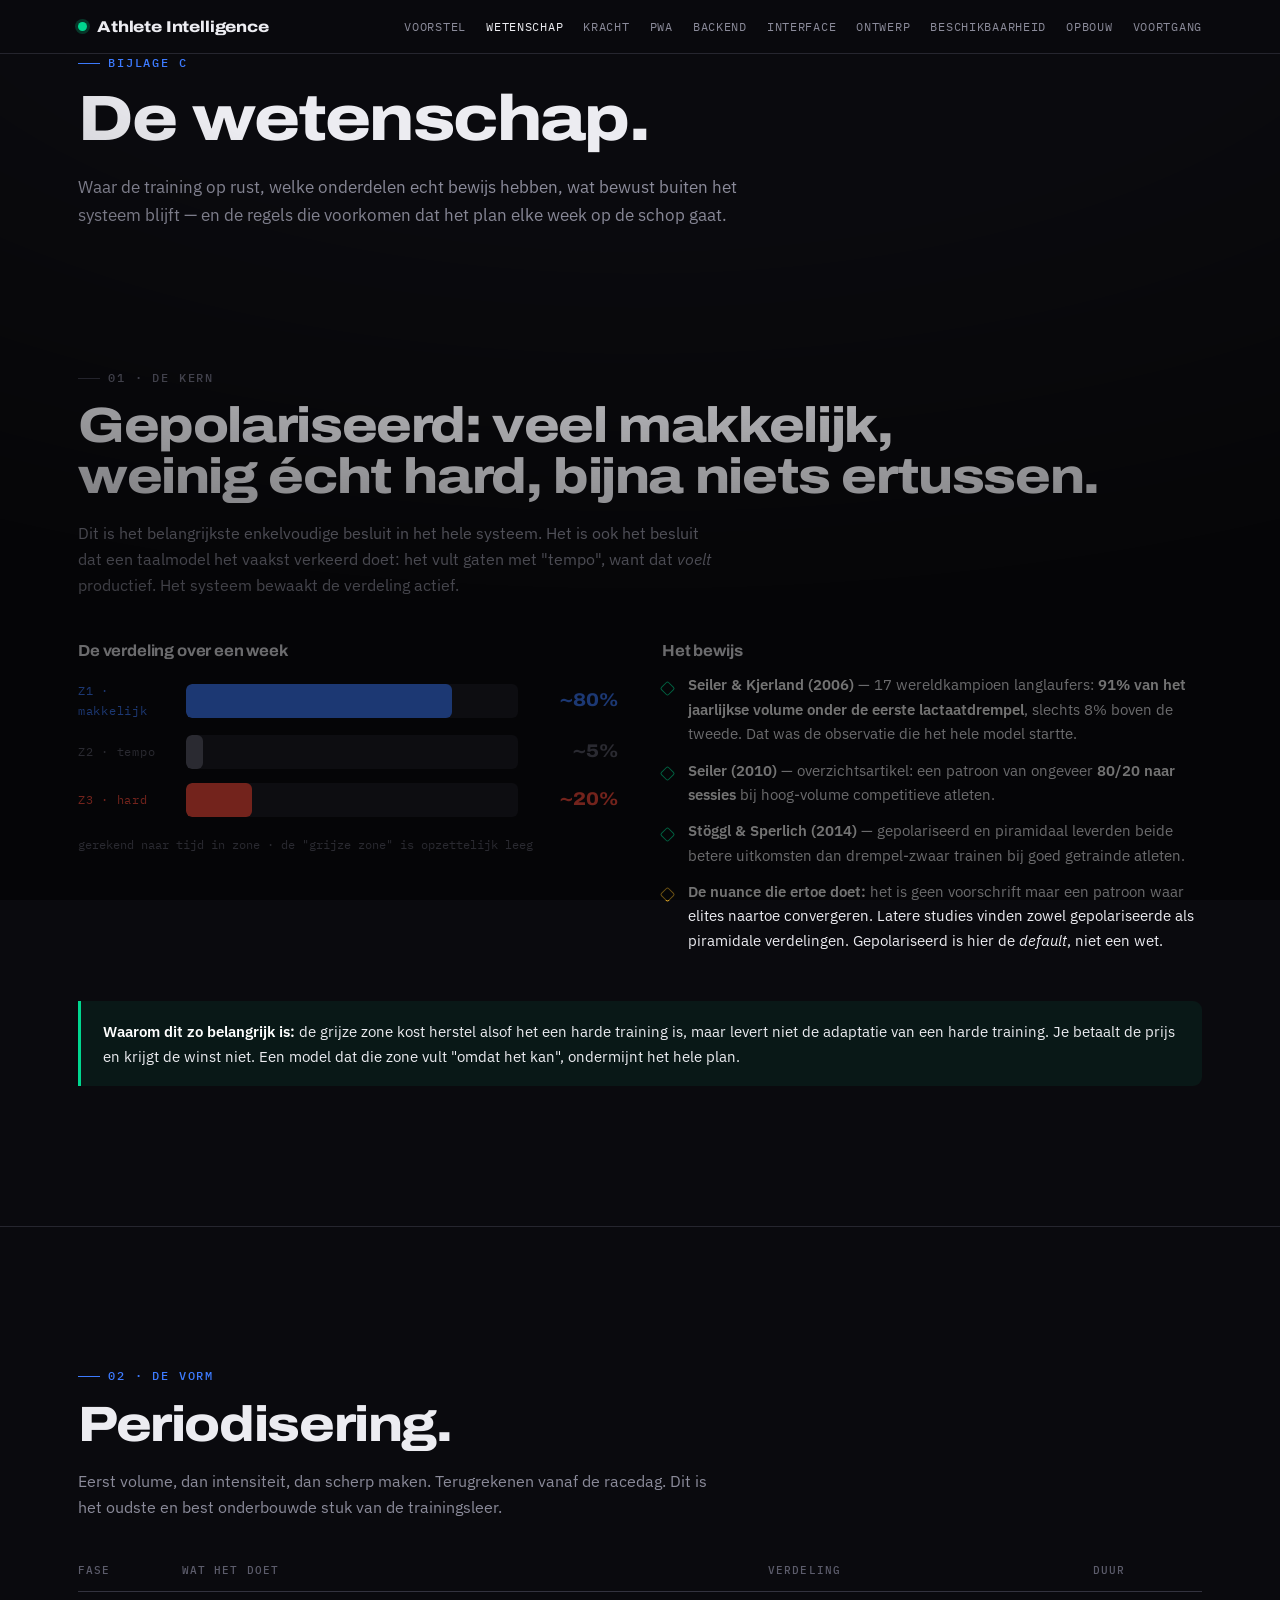
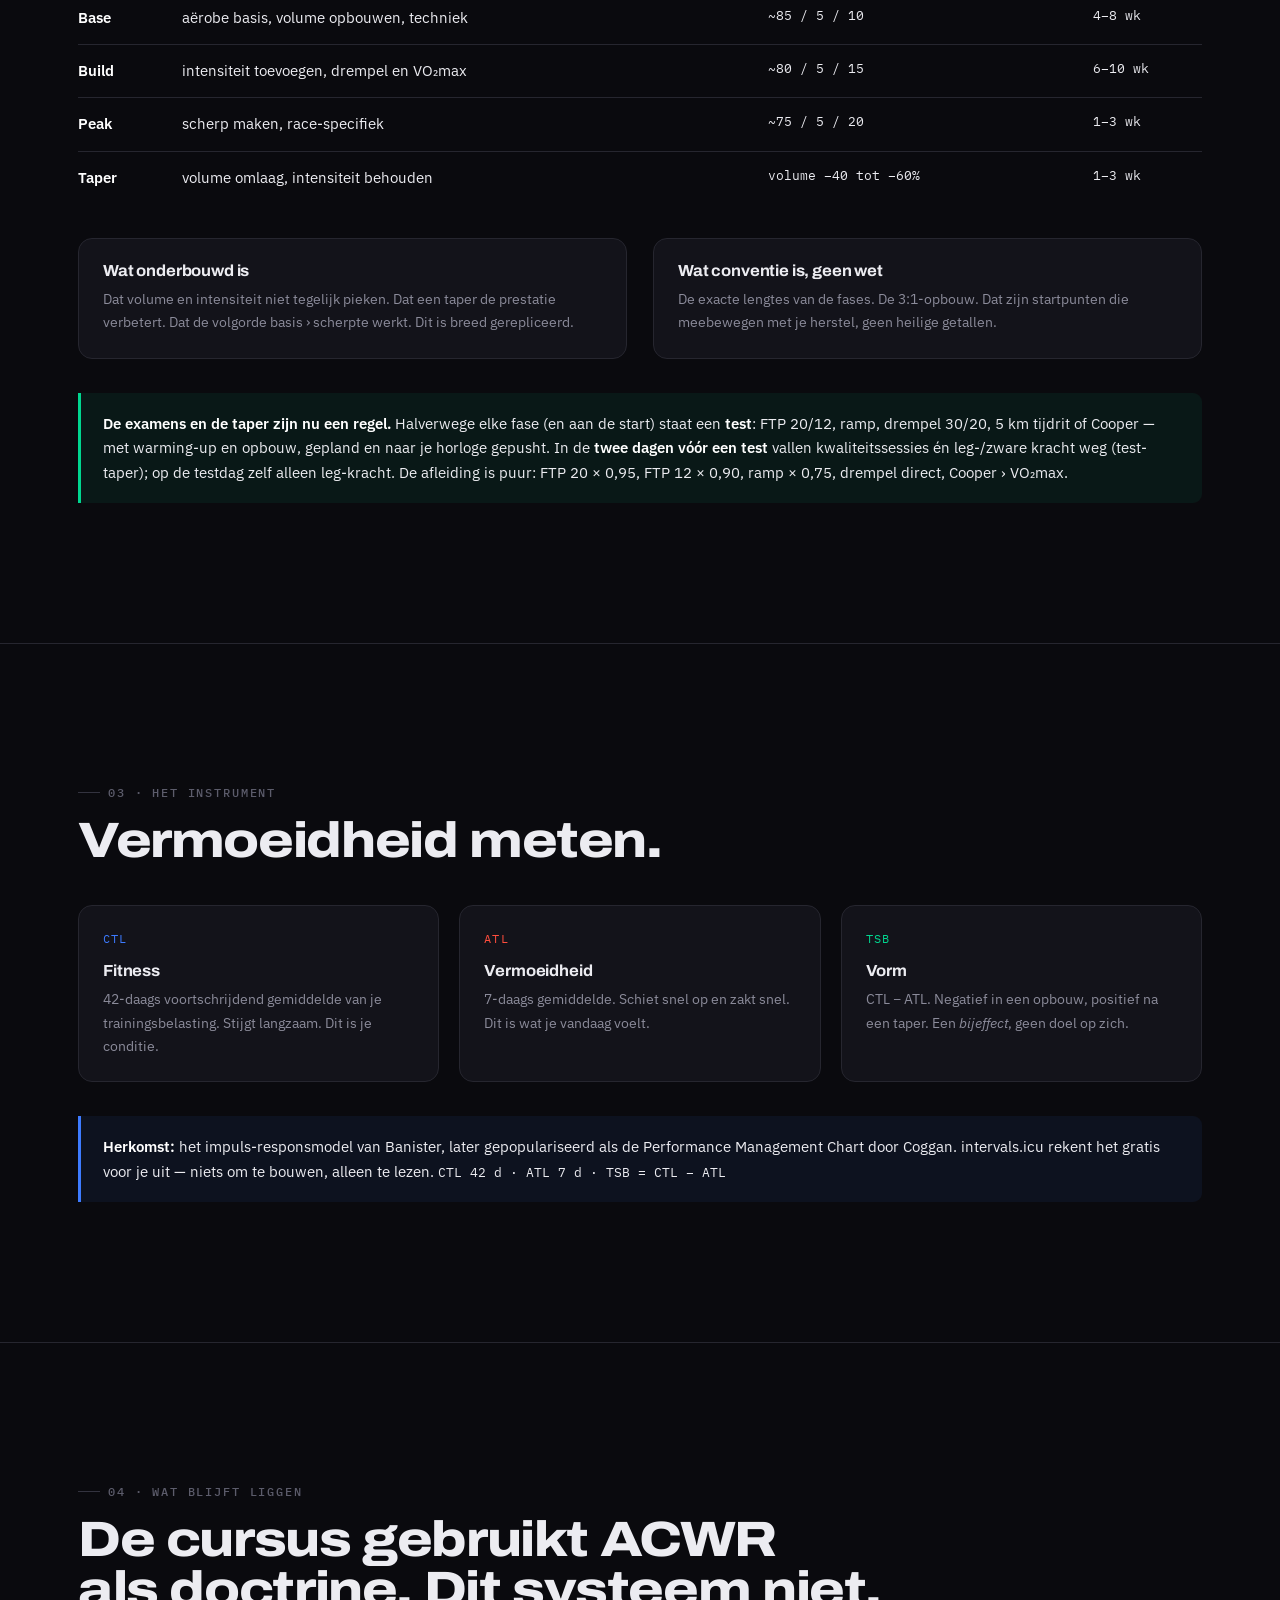
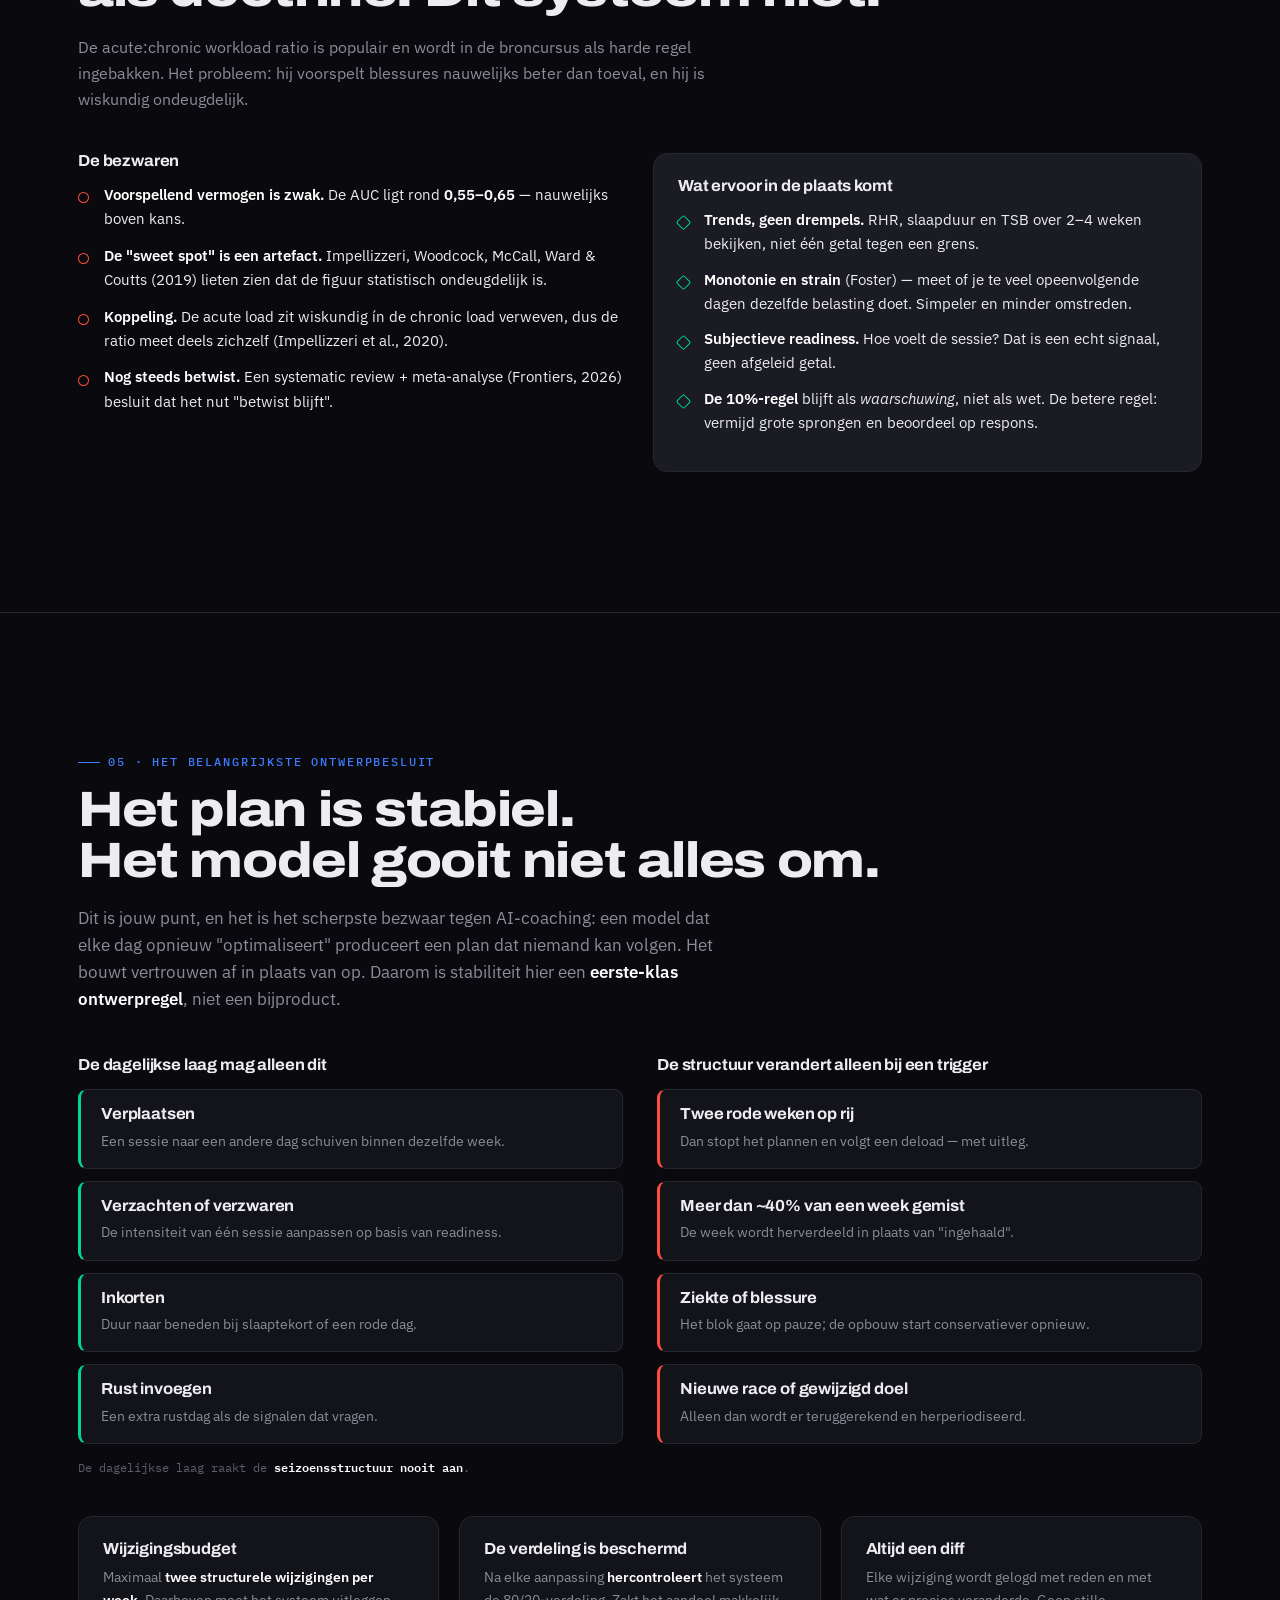
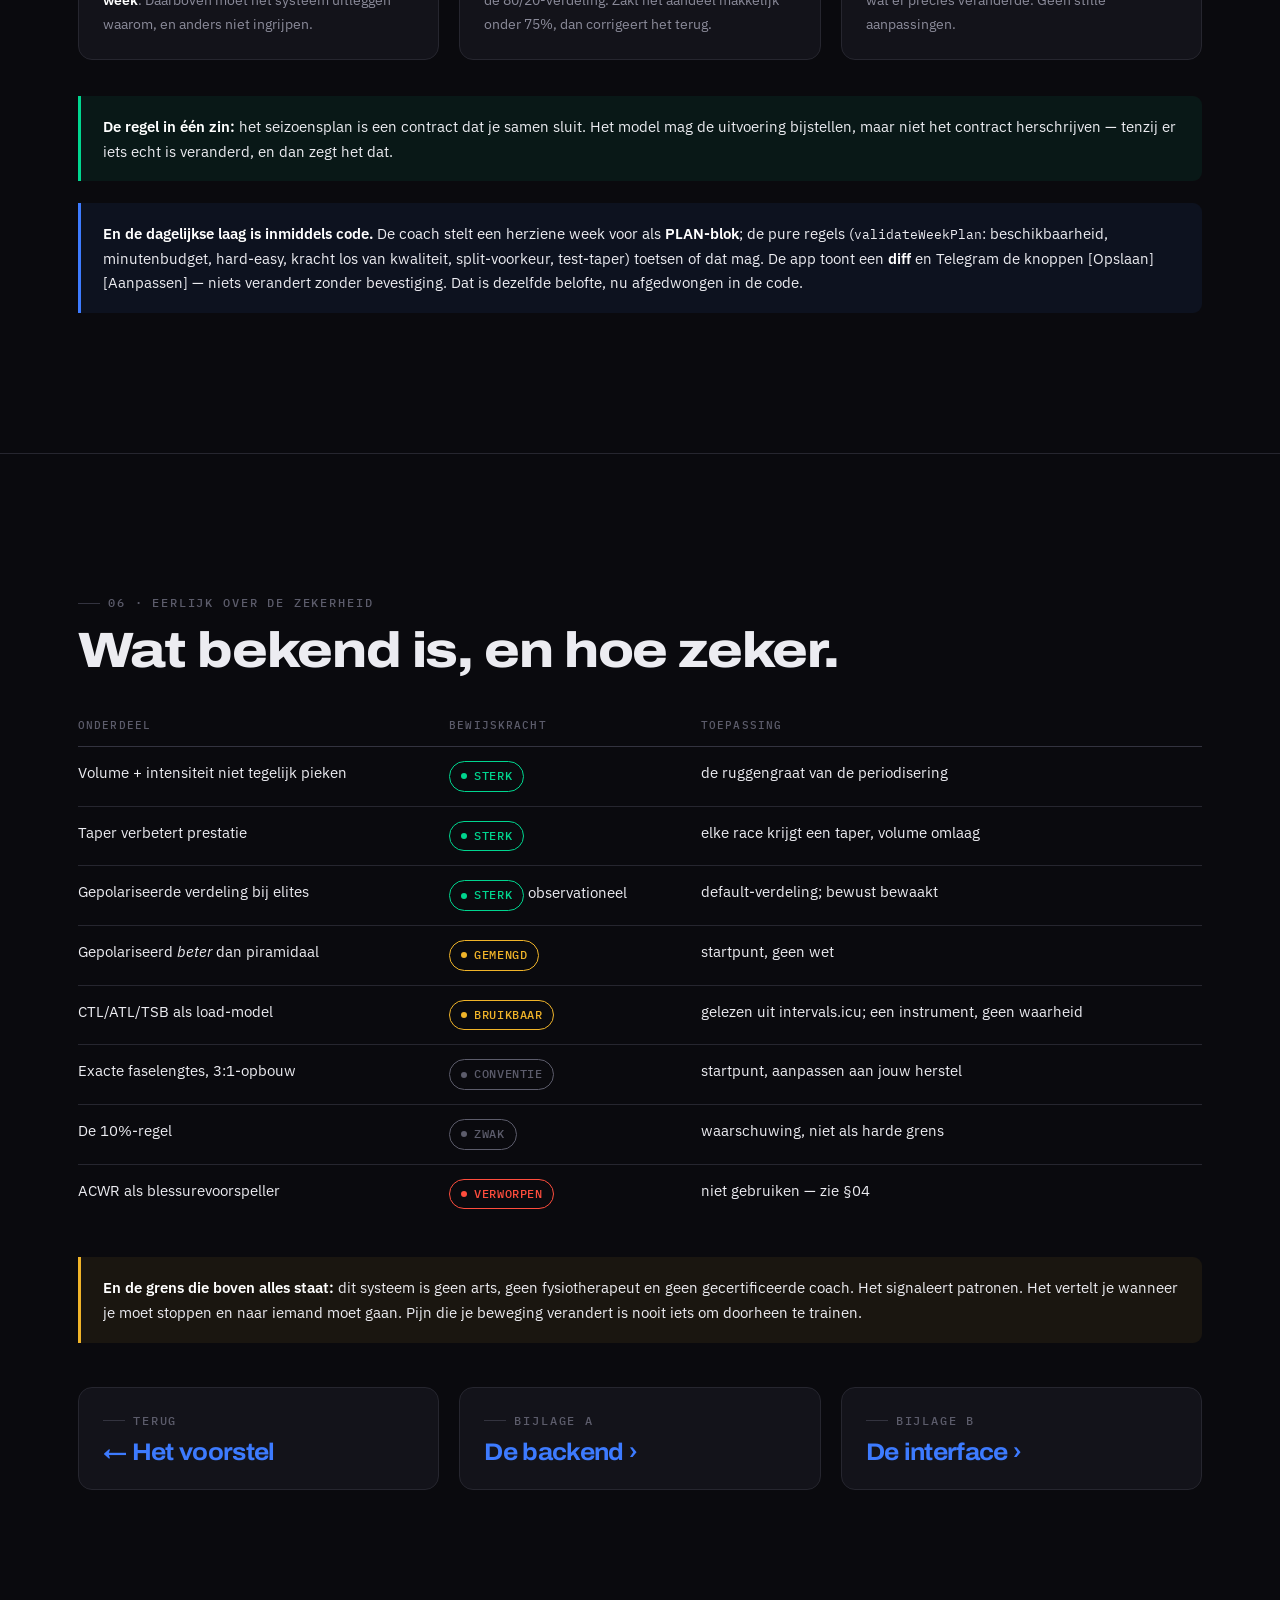
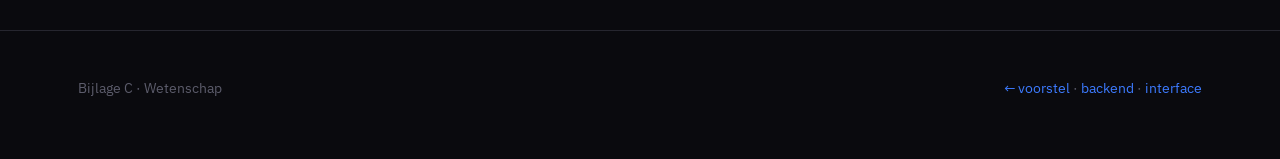
<file: science.html>
<!DOCTYPE html>
<html lang="nl">
<head>
<meta charset="utf-8">
<meta name="viewport" content="width=device-width, initial-scale=1">
<title>Wetenschap — Athlete Intelligence</title>
<meta name="description" content="Op welke wetenschap de training rust: gepolariseerde intensiteitsverdeling, periodisering, het load-model, en de regels die voorkomen dat het plan continu op de schop gaat.">
<link rel="preconnect" href="https://fonts.googleapis.com">
<link rel="preconnect" href="https://fonts.gstatic.com" crossorigin>
<link href="https://fonts.googleapis.com/css2?family=Archivo:wdth,wght@62..125,400..900&family=IBM+Plex+Mono:wght@400;500&family=IBM+Plex+Sans:wght@400;500;600&display=swap" rel="stylesheet">
<link rel="stylesheet" href="assets/app.css">
<style>
  .zone { display: grid; grid-template-columns: 92px 1fr 84px; align-items: center; gap: 16px; margin-bottom: 14px; }
  .zone .lbl { font-family: var(--mono); font-size: 0.76rem; letter-spacing: 0.06em; }
  .zone .bar { height: 34px; border-radius: 6px; background: var(--surface-2); overflow: hidden; }
  .zone .fill { height: 100%; border-radius: 6px; }
  .zone .pct { font-family: var(--display); font-variation-settings: "wdth" 112; font-weight: 800; font-size: 1.15rem; text-align: right; }
  .z1 .lbl, .z1 .pct { color: var(--fitness); } .z1 .fill { background: var(--fitness); }
  .z2 .lbl, .z2 .pct { color: var(--dim); }    .z2 .fill { background: #5c5c6b; }
  .z3 .lbl, .z3 .pct { color: var(--fatigue); }.z3 .fill { background: var(--fatigue); }
  @media (max-width: 620px) { .zone { grid-template-columns: 68px 1fr 56px; gap: 10px; } }

  .rule { border: 1px solid var(--line); border-left: 3px solid var(--form); border-radius: var(--radius-sm); padding: 16px 20px; background: var(--surface); margin-bottom: 12px; }
  .rule.stop { border-left-color: var(--fatigue); }
  .rule h4 { margin-bottom: 6px; }
  .rule p { font-size: 0.9rem; color: var(--muted); margin: 0; }
  .rule code { font-size: 0.82rem; color: var(--text); }
</style>
</head>
<body>

<nav class="nav">
  <div class="nav-inner">
    <span class="brand"><span class="dot"></span>Athlete&nbsp;Intelligence</span>
    <div class="nav-links">
      <a href="index.html">Voorstel</a>
      <a href="science.html" aria-current="page">Wetenschap</a>
      <a href="strength.html">Kracht</a>
      <a href="pwa.html">PWA</a>
      <a href="backend.html">Backend</a>
      <a href="frontend.html">Interface</a>
      <a href="design.html">Ontwerp</a>
      <a href="beschikbaarheid.html">Beschikbaarheid</a>
      <a href="opbouw.html">Opbouw</a>
      <a href="voortgang.html">Voortgang</a>
    </div>
  </div>
</nav>

<header class="band">
  <div class="wrap">
    <p class="eyebrow accent">Bijlage C</p>
    <h1 style="font-size:clamp(2.2rem,5.4vw,4rem)">De wetenschap.</h1>
    <p class="lead" style="max-width:66ch;margin-top:22px;font-size:1.08rem;color:var(--muted)">
      Waar de training op rust, welke onderdelen echt bewijs hebben, wat bewust buiten
      het systeem blijft — en de regels die voorkomen dat het plan elke week op de
      schop gaat.
    </p>
  </div>
</header>

<!-- ============ 1. VERDELING ============ -->
<section class="band" id="verdeling">
  <div class="wrap">
    <p class="eyebrow">01 · De kern</p>
    <h2>Gepolariseerd: veel makkelijk,<br>weinig écht hard, bijna niets ertussen.</h2>
    <p style="max-width:64ch;color:var(--muted);margin-top:20px">
      Dit is het belangrijkste enkelvoudige besluit in het hele systeem. Het is ook het
      besluit dat een taalmodel het vaakst verkeerd doet: het vult gaten met "tempo",
      want dat <em>voelt</em> productief. Het systeem bewaakt de verdeling actief.
    </p>

    <div class="grid g2" style="margin-top:44px;gap:44px;align-items:start">
      <div>
        <h4 style="margin-bottom:22px">De verdeling over een week</h4>
        <div class="zone z1">
          <span class="lbl">Z1 · makkelijk</span>
          <div class="bar"><div class="fill" style="width:80%"></div></div>
          <span class="pct">~80%</span>
        </div>
        <div class="zone z2">
          <span class="lbl">Z2 · tempo</span>
          <div class="bar"><div class="fill" style="width:5%"></div></div>
          <span class="pct">~5%</span>
        </div>
        <div class="zone z3">
          <span class="lbl">Z3 · hard</span>
          <div class="bar"><div class="fill" style="width:20%"></div></div>
          <span class="pct">~20%</span>
        </div>
        <p class="mono" style="font-size:0.74rem;color:var(--dim);margin-top:18px">
          gerekend naar tijd in zone · de "grijze zone" is opzettelijk leeg
        </p>
      </div>

      <div>
        <h4 style="margin-bottom:14px">Het bewijs</h4>
        <ul class="ticks" style="font-size:0.94rem">
          <li>
            <strong>Seiler &amp; Kjerland (2006)</strong> — 17 wereldkampioen
            langlaufers: <strong>91% van het jaarlijkse volume onder de eerste
            lactaatdrempel</strong>, slechts 8% boven de tweede. Dat was de observatie
            die het hele model startte.
          </li>
          <li>
            <strong>Seiler (2010)</strong> — overzichtsartikel: een patroon van ongeveer
            <strong>80/20 naar sessies</strong> bij hoog-volume competitieve atleten.
          </li>
          <li>
            <strong>Stöggl &amp; Sperlich (2014)</strong> — gepolariseerd en piramidaal
            leverden beide betere uitkomsten dan drempel-zwaar trainen bij goed
            getrainde atleten.
          </li>
          <li class="warn">
            <strong>De nuance die ertoe doet:</strong> het is geen voorschrift maar een
            patroon waar elites naartoe convergeren. Latere studies vinden zowel
            gepolariseerde als piramidale verdelingen. Gepolariseerd is hier de
            <em>default</em>, niet een wet.
          </li>
        </ul>
      </div>
    </div>

    <div class="callout form" style="margin-top:36px">
      <strong>Waarom dit zo belangrijk is:</strong> de grijze zone kost herstel alsof het
      een harde training is, maar levert niet de adaptatie van een harde training. Je
      betaalt de prijs en krijgt de winst niet. Een model dat die zone vult "omdat het
      kan", ondermijnt het hele plan.
    </div>
  </div>
</section>

<!-- ============ 2. PERIODISERING ============ -->
<section class="band" id="periodisering">
  <div class="wrap">
    <p class="eyebrow accent">02 · De vorm</p>
    <h2>Periodisering.</h2>
    <p style="max-width:64ch;color:var(--muted);margin-top:20px">
      Eerst volume, dan intensiteit, dan scherp maken. Terugrekenen vanaf de racedag.
      Dit is het oudste en best onderbouwde stuk van de trainingsleer.
    </p>

    <table style="margin-top:40px">
      <thead><tr><th>Fase</th><th>Wat het doet</th><th>Verdeling</th><th>Duur</th></tr></thead>
      <tbody>
        <tr>
          <td><strong>Base</strong></td>
          <td>aërobe basis, volume opbouwen, techniek</td>
          <td class="mono" style="font-size:0.8rem">~85 / 5 / 10</td>
          <td class="mono" style="font-size:0.8rem">4–8 wk</td>
        </tr>
        <tr>
          <td><strong>Build</strong></td>
          <td>intensiteit toevoegen, drempel en VO₂max</td>
          <td class="mono" style="font-size:0.8rem">~80 / 5 / 15</td>
          <td class="mono" style="font-size:0.8rem">6–10 wk</td>
        </tr>
        <tr>
          <td><strong>Peak</strong></td>
          <td>scherp maken, race-specifiek</td>
          <td class="mono" style="font-size:0.8rem">~75 / 5 / 20</td>
          <td class="mono" style="font-size:0.8rem">1–3 wk</td>
        </tr>
        <tr>
          <td><strong>Taper</strong></td>
          <td>volume omlaag, intensiteit behouden</td>
          <td class="mono" style="font-size:0.8rem">volume −40 tot −60%</td>
          <td class="mono" style="font-size:0.8rem">1–3 wk</td>
        </tr>
      </tbody>
    </table>

    <div class="grid g2" style="margin-top:34px;gap:26px">
      <div class="card">
        <h4>Wat onderbouwd is</h4>
        <p style="color:var(--muted);font-size:0.9rem;margin-top:8px">
          Dat volume en intensiteit niet tegelijk pieken. Dat een taper de prestatie
          verbetert. Dat de volgorde basis › scherpte werkt. Dit is breed gerepliceerd.
        </p>
      </div>
      <div class="card">
        <h4>Wat conventie is, geen wet</h4>
        <p style="color:var(--muted);font-size:0.9rem;margin-top:8px">
          De exacte lengtes van de fases. De 3:1-opbouw. Dat zijn startpunten die
          meebewegen met je herstel, geen heilige getallen.
        </p>
      </div>
    </div>

    <div class="callout form" style="margin-top:34px">
      <strong>De examens en de taper zijn nu een regel.</strong> Halverwege elke fase (en aan de
      start) staat een <strong>test</strong>: FTP 20/12, ramp, drempel 30/20, 5 km tijdrit of
      Cooper — met warming-up en opbouw, gepland en naar je horloge gepusht. In de
      <strong>twee dagen vóór een test</strong> vallen kwaliteitssessies én leg-/zware kracht weg
      (test-taper); op de testdag zelf alleen leg-kracht. De afleiding is puur: FTP 20 × 0,95,
      FTP 12 × 0,90, ramp × 0,75, drempel direct, Cooper › VO₂max.
    </div>
  </div>
</section>

<!-- ============ 3. LOAD-MODEL ============ -->
<section class="band" id="loadmodel">
  <div class="wrap">
    <p class="eyebrow">03 · Het instrument</p>
    <h2>Vermoeidheid meten.</h2>

    <div class="grid g3" style="margin-top:40px">
      <div class="card">
        <span class="card-num" style="color:var(--fitness)">CTL</span>
        <h4>Fitness</h4>
        <p style="color:var(--muted);font-size:0.9rem;margin-top:8px">
          42-daags voortschrijdend gemiddelde van je trainingsbelasting. Stijgt langzaam.
          Dit is je conditie.
        </p>
      </div>
      <div class="card">
        <span class="card-num" style="color:var(--fatigue)">ATL</span>
        <h4>Vermoeidheid</h4>
        <p style="color:var(--muted);font-size:0.9rem;margin-top:8px">
          7-daags gemiddelde. Schiet snel op en zakt snel. Dit is wat je vandaag voelt.
        </p>
      </div>
      <div class="card">
        <span class="card-num" style="color:var(--form)">TSB</span>
        <h4>Vorm</h4>
        <p style="color:var(--muted);font-size:0.9rem;margin-top:8px">
          CTL − ATL. Negatief in een opbouw, positief na een taper. Een <em>bijeffect</em>,
          geen doel op zich.
        </p>
      </div>
    </div>

    <div class="callout" style="margin-top:34px">
      <strong>Herkomst:</strong> het impuls-responsmodel van Banister, later
      gepopulariseerd als de Performance Management Chart door Coggan. intervals.icu
      rekent het gratis voor je uit — niets om te bouwen, alleen te lezen.
      <span class="mono" style="font-size:0.82rem">CTL 42 d · ATL 7 d · TSB = CTL − ATL</span>
    </div>
  </div>
</section>

<!-- ============ 4. WAT BUITEN BLIJFT ============ -->
<section class="band" id="niet">
  <div class="wrap">
    <p class="eyebrow">04 · Wat blijft liggen</p>
    <h2>De cursus gebruikt ACWR<br>als doctrine. Dit systeem niet.</h2>

    <p style="max-width:64ch;color:var(--muted);margin-top:20px">
      De acute:chronic workload ratio is populair en wordt in de broncursus als
      harde regel ingebakken. Het probleem: hij voorspelt blessures nauwelijks
      beter dan toeval, en hij is wiskundig ondeugdelijk.
    </p>

    <div class="grid g2" style="margin-top:40px;gap:26px;align-items:start">
      <div>
        <h4 style="margin-bottom:14px">De bezwaren</h4>
        <ul class="ticks" style="font-size:0.94rem">
          <li class="no">
            <strong>Voorspellend vermogen is zwak.</strong> De AUC ligt rond
            <strong>0,55–0,65</strong> — nauwelijks boven kans.
          </li>
          <li class="no">
            <strong>De "sweet spot" is een artefact.</strong> Impellizzeri, Woodcock,
            McCall, Ward &amp; Coutts (2019) lieten zien dat de figuur statistisch
            ondeugdelijk is.
          </li>
          <li class="no">
            <strong>Koppeling.</strong> De acute load zit wiskundig ín de chronic load
            verweven, dus de ratio meet deels zichzelf (Impellizzeri et al., 2020).
          </li>
          <li class="no">
            <strong>Nog steeds betwist.</strong> Een systematic review + meta-analyse
            (Frontiers, 2026) besluit dat het nut "betwist blijft".
          </li>
        </ul>
      </div>

      <div class="card raised">
        <h4 style="margin-bottom:14px">Wat ervoor in de plaats komt</h4>
        <ul class="ticks" style="font-size:0.92rem">
          <li><strong>Trends, geen drempels.</strong> RHR, slaapduur en TSB over 2–4 weken bekijken, niet één getal tegen een grens.</li>
          <li><strong>Monotonie en strain</strong> (Foster) — meet of je te veel opeenvolgende dagen dezelfde belasting doet. Simpeler en minder omstreden.</li>
          <li><strong>Subjectieve readiness.</strong> Hoe voelt de sessie? Dat is een echt signaal, geen afgeleid getal.</li>
          <li><strong>De 10%-regel</strong> blijft als <em>waarschuwing</em>, niet als wet. De betere regel: vermijd grote sprongen en beoordeel op respons.</li>
        </ul>
      </div>
    </div>
  </div>
</section>

<!-- ============ 5. STABILITEIT ============ -->
<section class="band" id="stabiliteit">
  <div class="wrap">
    <p class="eyebrow accent">05 · Het belangrijkste ontwerpbesluit</p>
    <h2>Het plan is stabiel.<br>Het model gooit niet alles om.</h2>

    <p style="max-width:66ch;color:var(--muted);margin-top:20px;font-size:1.04rem">
      Dit is jouw punt, en het is het scherpste bezwaar tegen AI-coaching: een model dat
      elke dag opnieuw "optimaliseert" produceert een plan dat niemand kan volgen. Het
      bouwt vertrouwen af in plaats van op. Daarom is stabiliteit hier een
      <strong>eerste-klas ontwerpregel</strong>, niet een bijproduct.
    </p>

    <div class="grid g2" style="margin-top:44px;gap:34px;align-items:start">
      <div>
        <h4 style="margin-bottom:16px">De dagelijkse laag mag alleen dit</h4>
        <div class="rule">
          <h4>Verplaatsen</h4>
          <p>Een sessie naar een andere dag schuiven binnen dezelfde week.</p>
        </div>
        <div class="rule">
          <h4>Verzachten of verzwaren</h4>
          <p>De intensiteit van één sessie aanpassen op basis van readiness.</p>
        </div>
        <div class="rule">
          <h4>Inkorten</h4>
          <p>Duur naar beneden bij slaaptekort of een rode dag.</p>
        </div>
        <div class="rule">
          <h4>Rust invoegen</h4>
          <p>Een extra rustdag als de signalen dat vragen.</p>
        </div>
        <p class="mono" style="font-size:0.76rem;color:var(--dim);margin-top:14px">
          De dagelijkse laag raakt de <strong>seizoensstructuur nooit aan</strong>.
        </p>
      </div>

      <div>
        <h4 style="margin-bottom:16px">De structuur verandert alleen bij een trigger</h4>
        <div class="rule stop">
          <h4>Twee rode weken op rij</h4>
          <p>Dan stopt het plannen en volgt een deload — met uitleg.</p>
        </div>
        <div class="rule stop">
          <h4>Meer dan ~40% van een week gemist</h4>
          <p>De week wordt herverdeeld in plaats van "ingehaald".</p>
        </div>
        <div class="rule stop">
          <h4>Ziekte of blessure</h4>
          <p>Het blok gaat op pauze; de opbouw start conservatiever opnieuw.</p>
        </div>
        <div class="rule stop">
          <h4>Nieuwe race of gewijzigd doel</h4>
          <p>Alleen dan wordt er teruggerekend en herperiodiseerd.</p>
        </div>
      </div>
    </div>

    <div class="grid g3" style="margin-top:38px">
      <div class="card">
        <h4>Wijzigingsbudget</h4>
        <p style="color:var(--muted);font-size:0.9rem;margin-top:8px">
          Maximaal <strong>twee structurele wijzigingen per week</strong>. Daarboven
          moet het systeem uitleggen waarom, en anders niet ingrijpen.
        </p>
      </div>
      <div class="card">
        <h4>De verdeling is beschermd</h4>
        <p style="color:var(--muted);font-size:0.9rem;margin-top:8px">
          Na elke aanpassing <strong>hercontroleert</strong> het systeem de 80/20-verdeling.
          Zakt het aandeel makkelijk onder 75%, dan corrigeert het terug.
        </p>
      </div>
      <div class="card">
        <h4>Altijd een diff</h4>
        <p style="color:var(--muted);font-size:0.9rem;margin-top:8px">
          Elke wijziging wordt gelogd met reden en met wat er precies veranderde.
          Geen stille aanpassingen.
        </p>
      </div>
    </div>

    <div class="callout form" style="margin-top:36px">
      <strong>De regel in één zin:</strong> het seizoensplan is een contract dat je samen
      sluit. Het model mag de uitvoering bijstellen, maar niet het contract herschrijven —
      tenzij er iets echt is veranderd, en dan zegt het dat.
    </div>

    <div class="callout" style="margin-top:22px">
      <strong>En de dagelijkse laag is inmiddels code.</strong> De coach stelt een herziene week
      voor als <strong>PLAN-blok</strong>; de pure regels
      (<span class="mono" style="font-size:0.82rem">validateWeekPlan</span>: beschikbaarheid,
      minutenbudget, hard-easy, kracht los van kwaliteit, split-voorkeur, test-taper) toetsen of
      dat mag. De app toont een <strong>diff</strong> en Telegram de knoppen [Opslaan][Aanpassen] —
      niets verandert zonder bevestiging. Dat is dezelfde belofte, nu afgedwongen in de code.
    </div>
  </div>
</section>

<!-- ============ 6. EVIDENTIETABEL ============ -->
<section class="band" id="evidentie">
  <div class="wrap">
    <p class="eyebrow">06 · Eerlijk over de zekerheid</p>
    <h2>Wat bekend is, en hoe zeker.</h2>

    <table style="margin-top:40px">
      <thead><tr><th>Onderdeel</th><th>Bewijskracht</th><th>Toepassing</th></tr></thead>
      <tbody>
        <tr>
          <td>Volume + intensiteit niet tegelijk pieken</td>
          <td><span class="pill go">sterk</span></td>
          <td>de ruggengraat van de periodisering</td>
        </tr>
        <tr>
          <td>Taper verbetert prestatie</td>
          <td><span class="pill go">sterk</span></td>
          <td>elke race krijgt een taper, volume omlaag</td>
        </tr>
        <tr>
          <td>Gepolariseerde verdeling bij elites</td>
          <td><span class="pill go">sterk</span> observationeel</td>
          <td>default-verdeling; bewust bewaakt</td>
        </tr>
        <tr>
          <td>Gepolariseerd <em>beter</em> dan piramidaal</td>
          <td><span class="pill easy">gemengd</span></td>
          <td>startpunt, geen wet</td>
        </tr>
        <tr>
          <td>CTL/ATL/TSB als load-model</td>
          <td><span class="pill easy">bruikbaar</span></td>
          <td>gelezen uit intervals.icu; een instrument, geen waarheid</td>
        </tr>
        <tr>
          <td>Exacte faselengtes, 3:1-opbouw</td>
          <td><span class="pill off">conventie</span></td>
          <td>startpunt, aanpassen aan jouw herstel</td>
        </tr>
        <tr>
          <td>De 10%-regel</td>
          <td><span class="pill off">zwak</span></td>
          <td>waarschuwing, niet als harde grens</td>
        </tr>
        <tr>
          <td>ACWR als blessurevoorspeller</td>
          <td><span class="pill rest">verworpen</span></td>
          <td>niet gebruiken — zie §04</td>
        </tr>
      </tbody>
    </table>

    <div class="callout warn" style="margin-top:34px">
      <strong>En de grens die boven alles staat:</strong> dit systeem is geen arts, geen
      fysiotherapeut en geen gecertificeerde coach. Het signaleert patronen. Het vertelt
      je wanneer je moet stoppen en naar iemand moet gaan. Pijn die je beweging verandert
      is nooit iets om doorheen te trainen.
    </div>

    <div class="grid g3" style="margin-top:44px">
      <a class="card" href="index.html" style="display:block"><p class="eyebrow" style="margin-bottom:10px">Terug</p><h3>← Het voorstel</h3></a>
      <a class="card" href="backend.html" style="display:block"><p class="eyebrow" style="margin-bottom:10px">Bijlage A</p><h3>De backend ›</h3></a>
      <a class="card" href="frontend.html" style="display:block"><p class="eyebrow" style="margin-bottom:10px">Bijlage B</p><h3>De interface ›</h3></a>
    </div>
  </div>
</section>

<footer>
  <div class="wrap">
    <span>Bijlage C · Wetenschap</span>
    <span><a href="index.html">← voorstel</a> · <a href="backend.html">backend</a> · <a href="frontend.html">interface</a></span>
  </div>
</footer>

<script src="assets/app.js"></script>
</body>
</html>
</file>
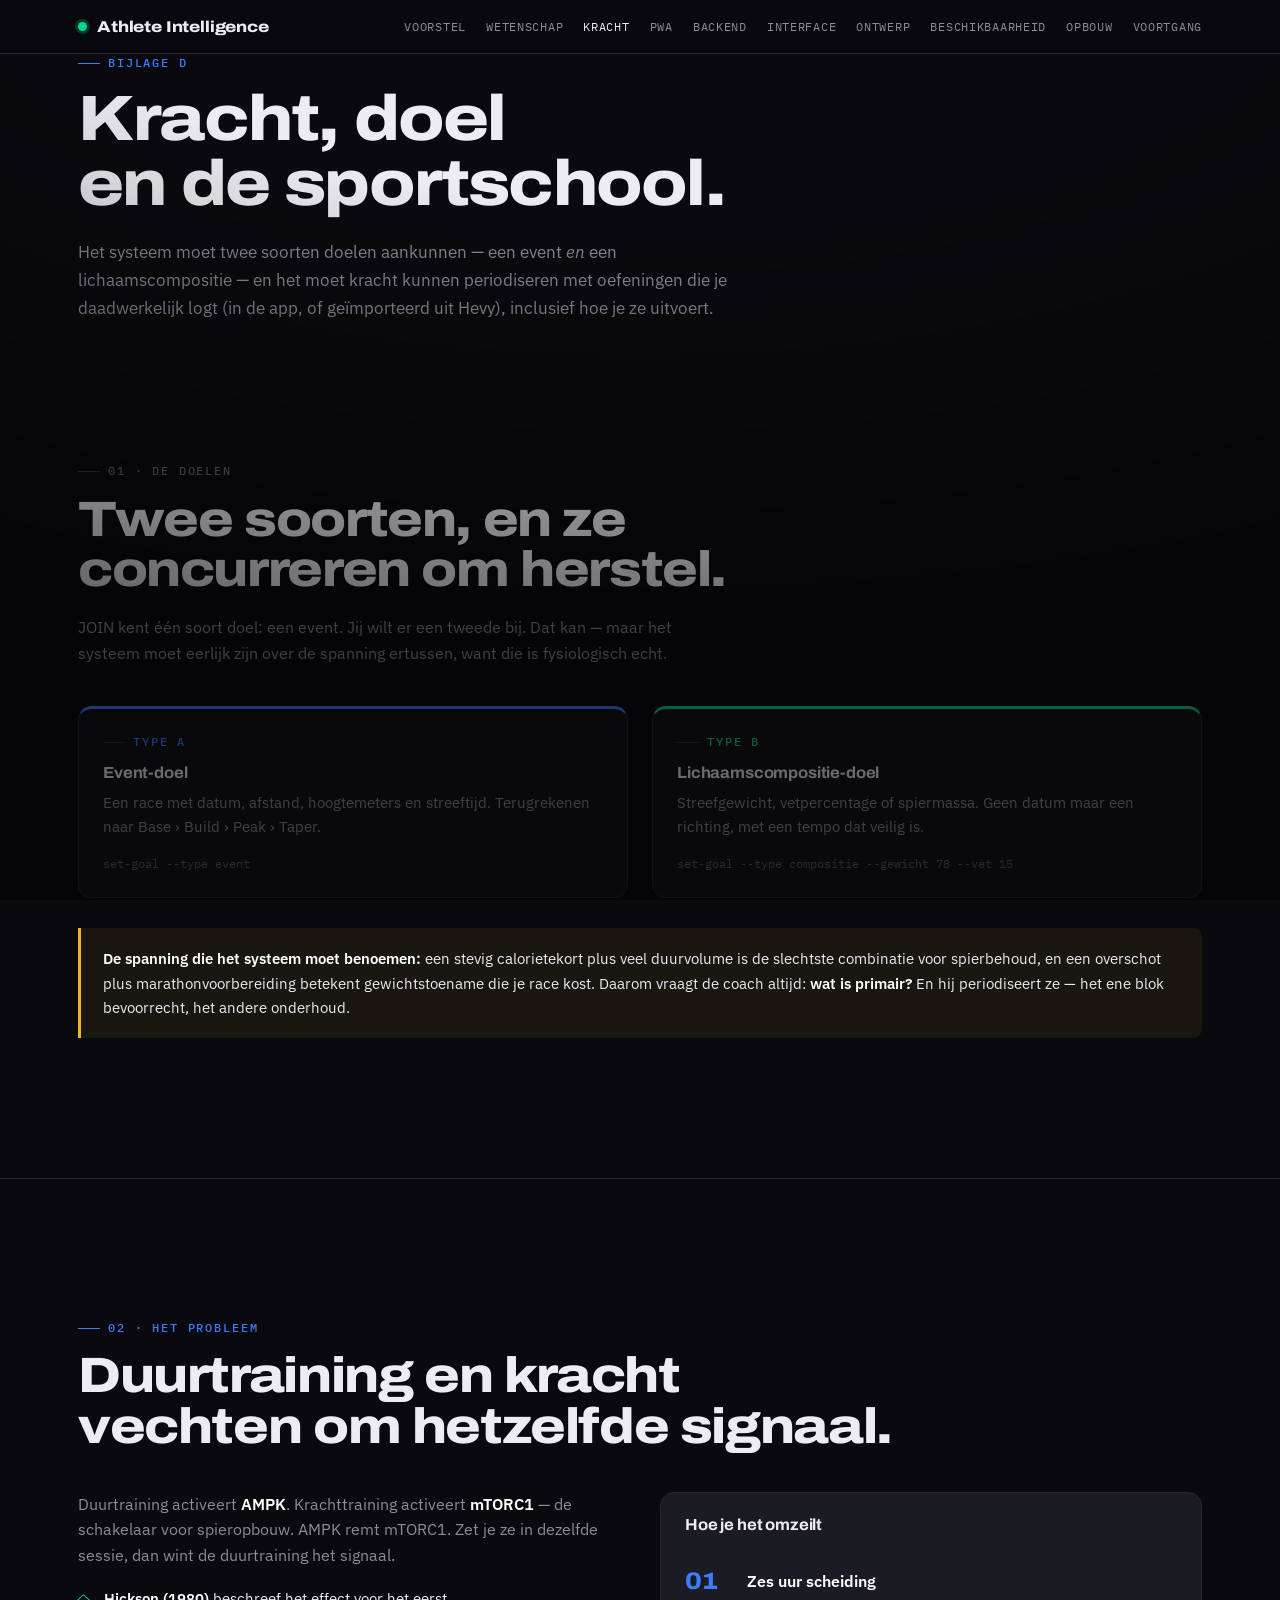
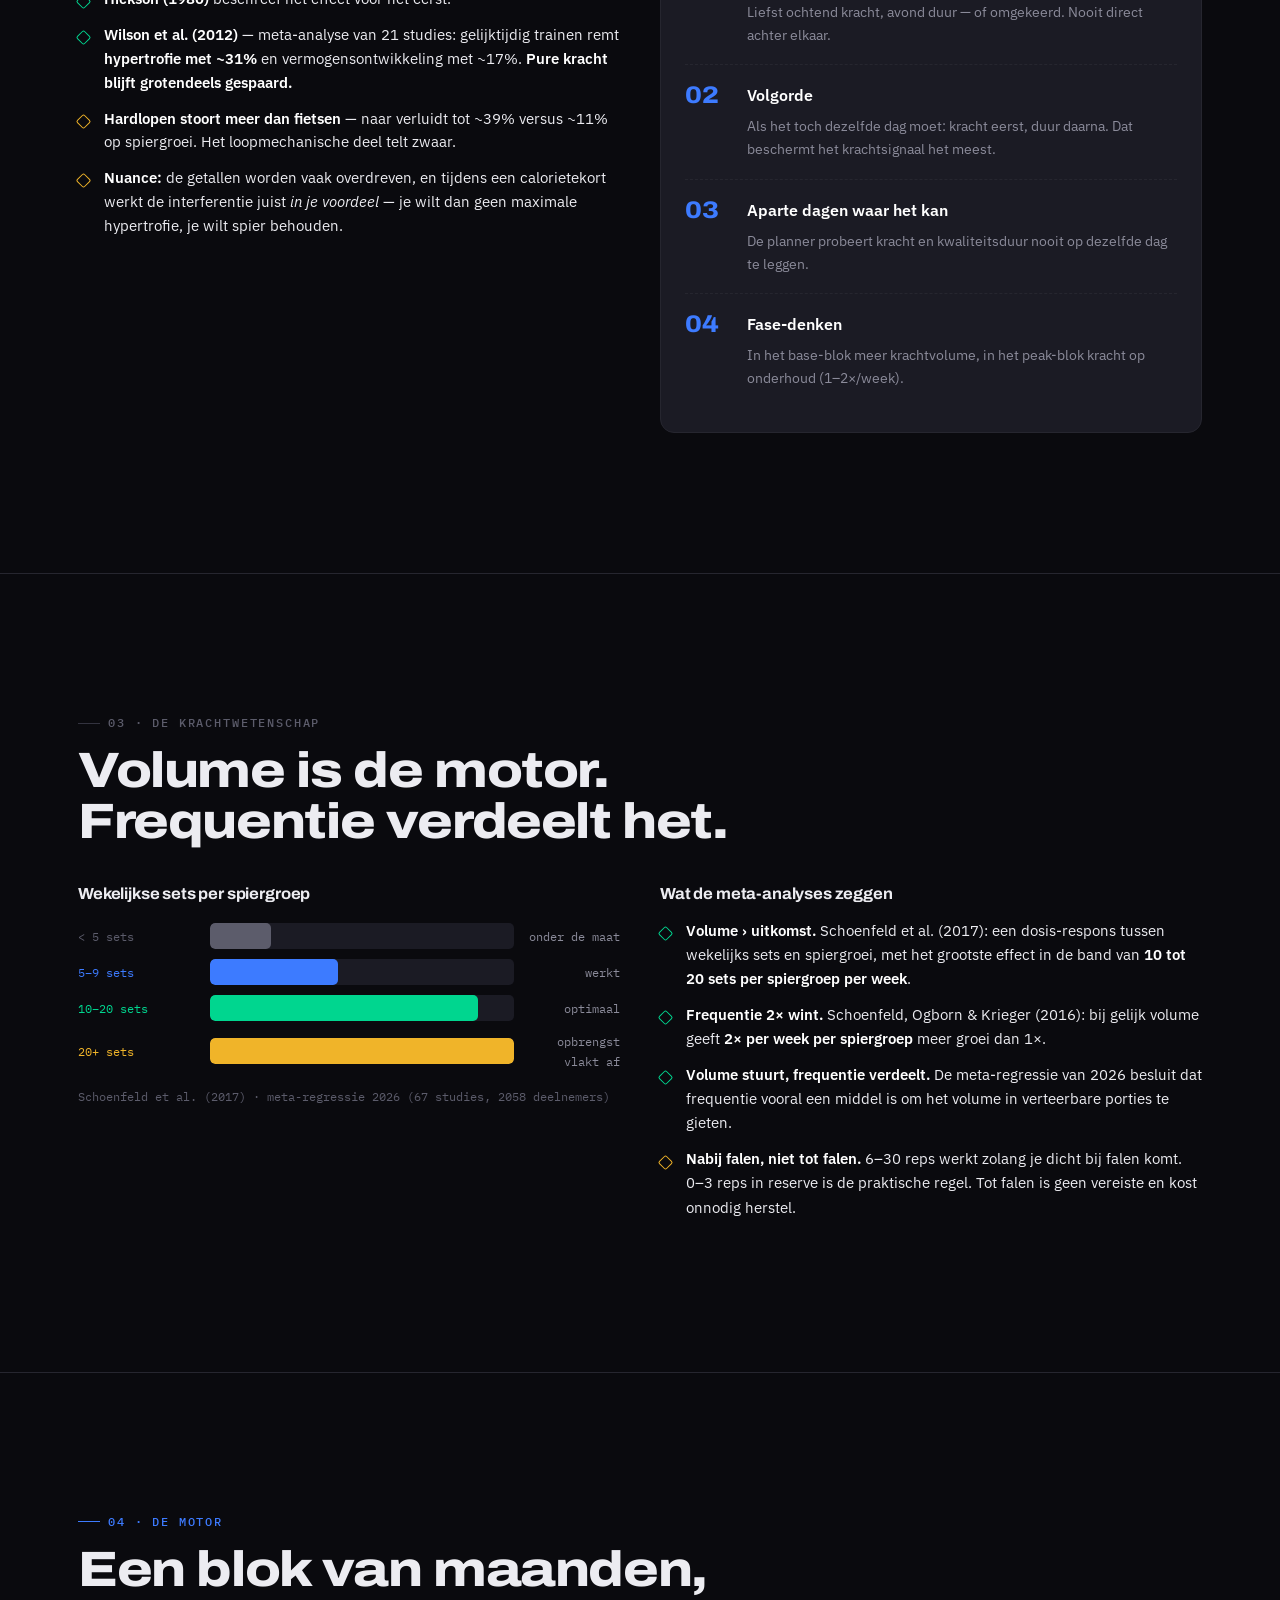
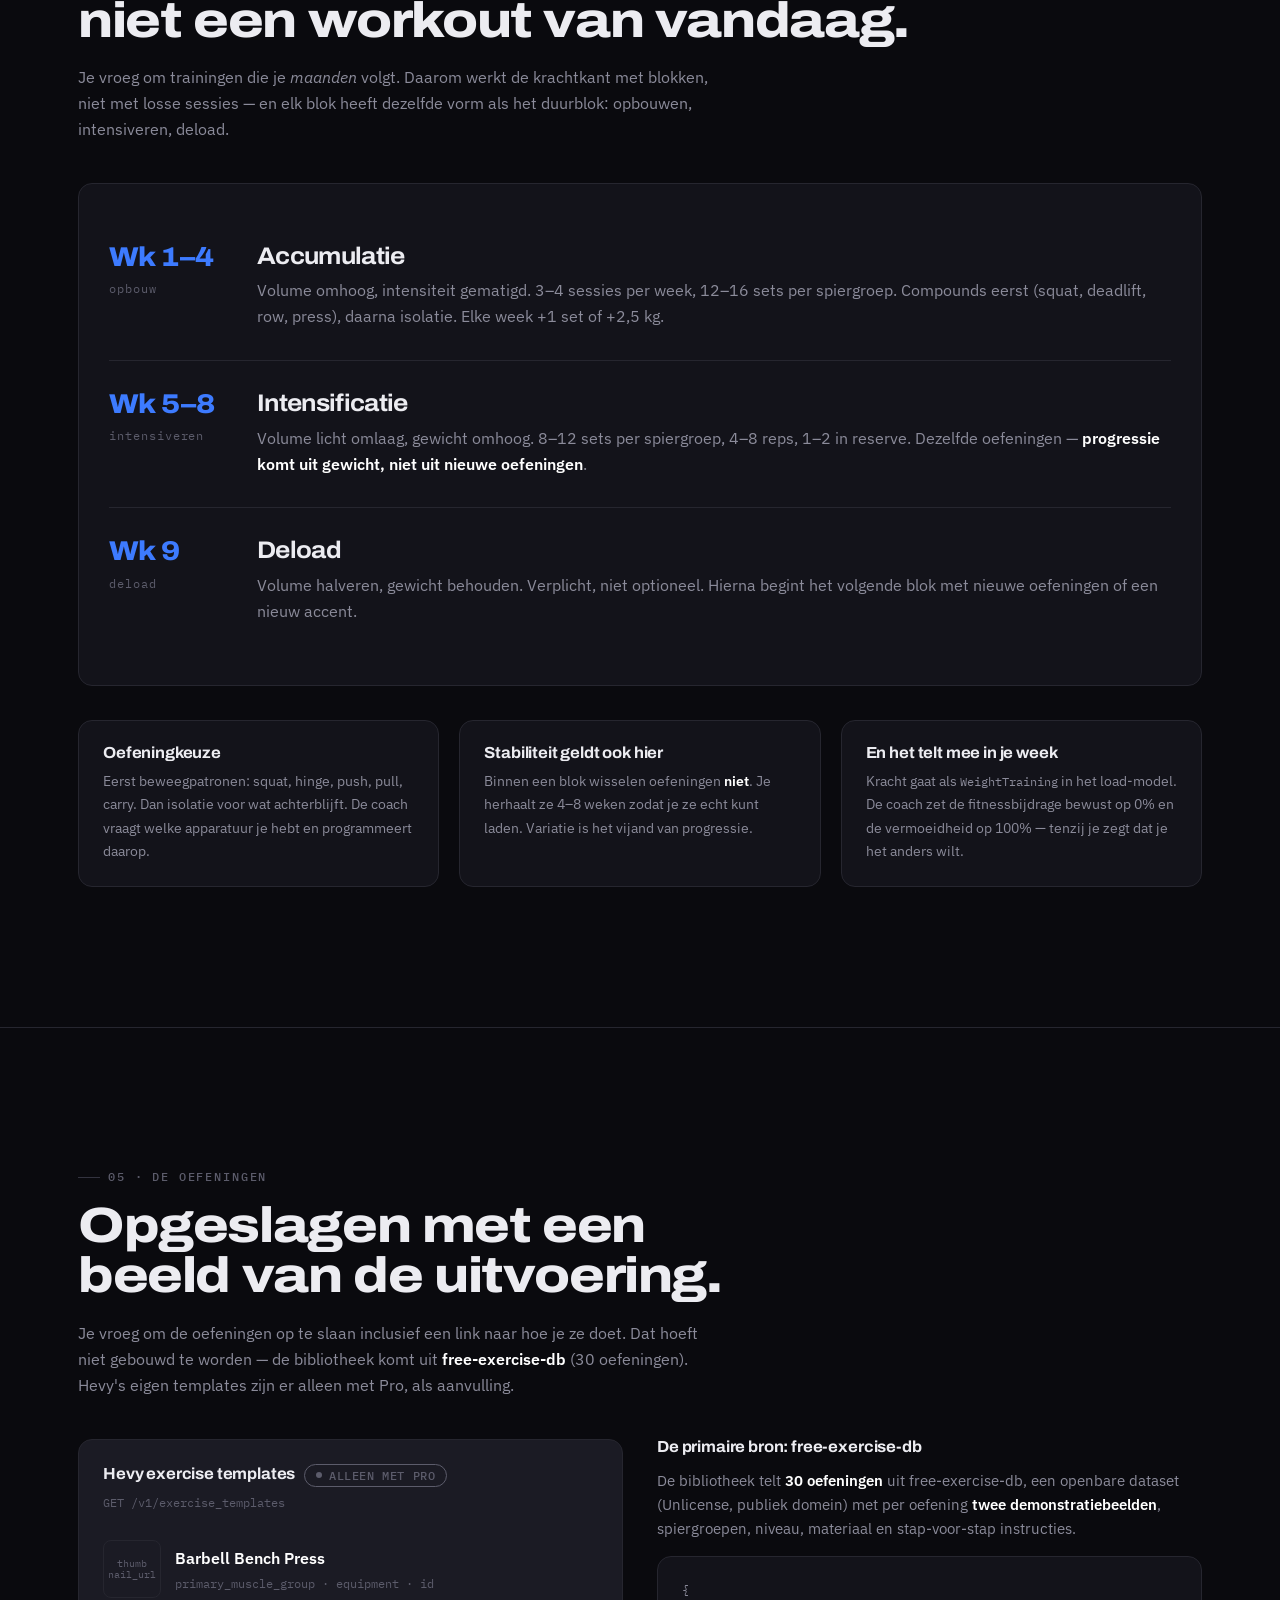
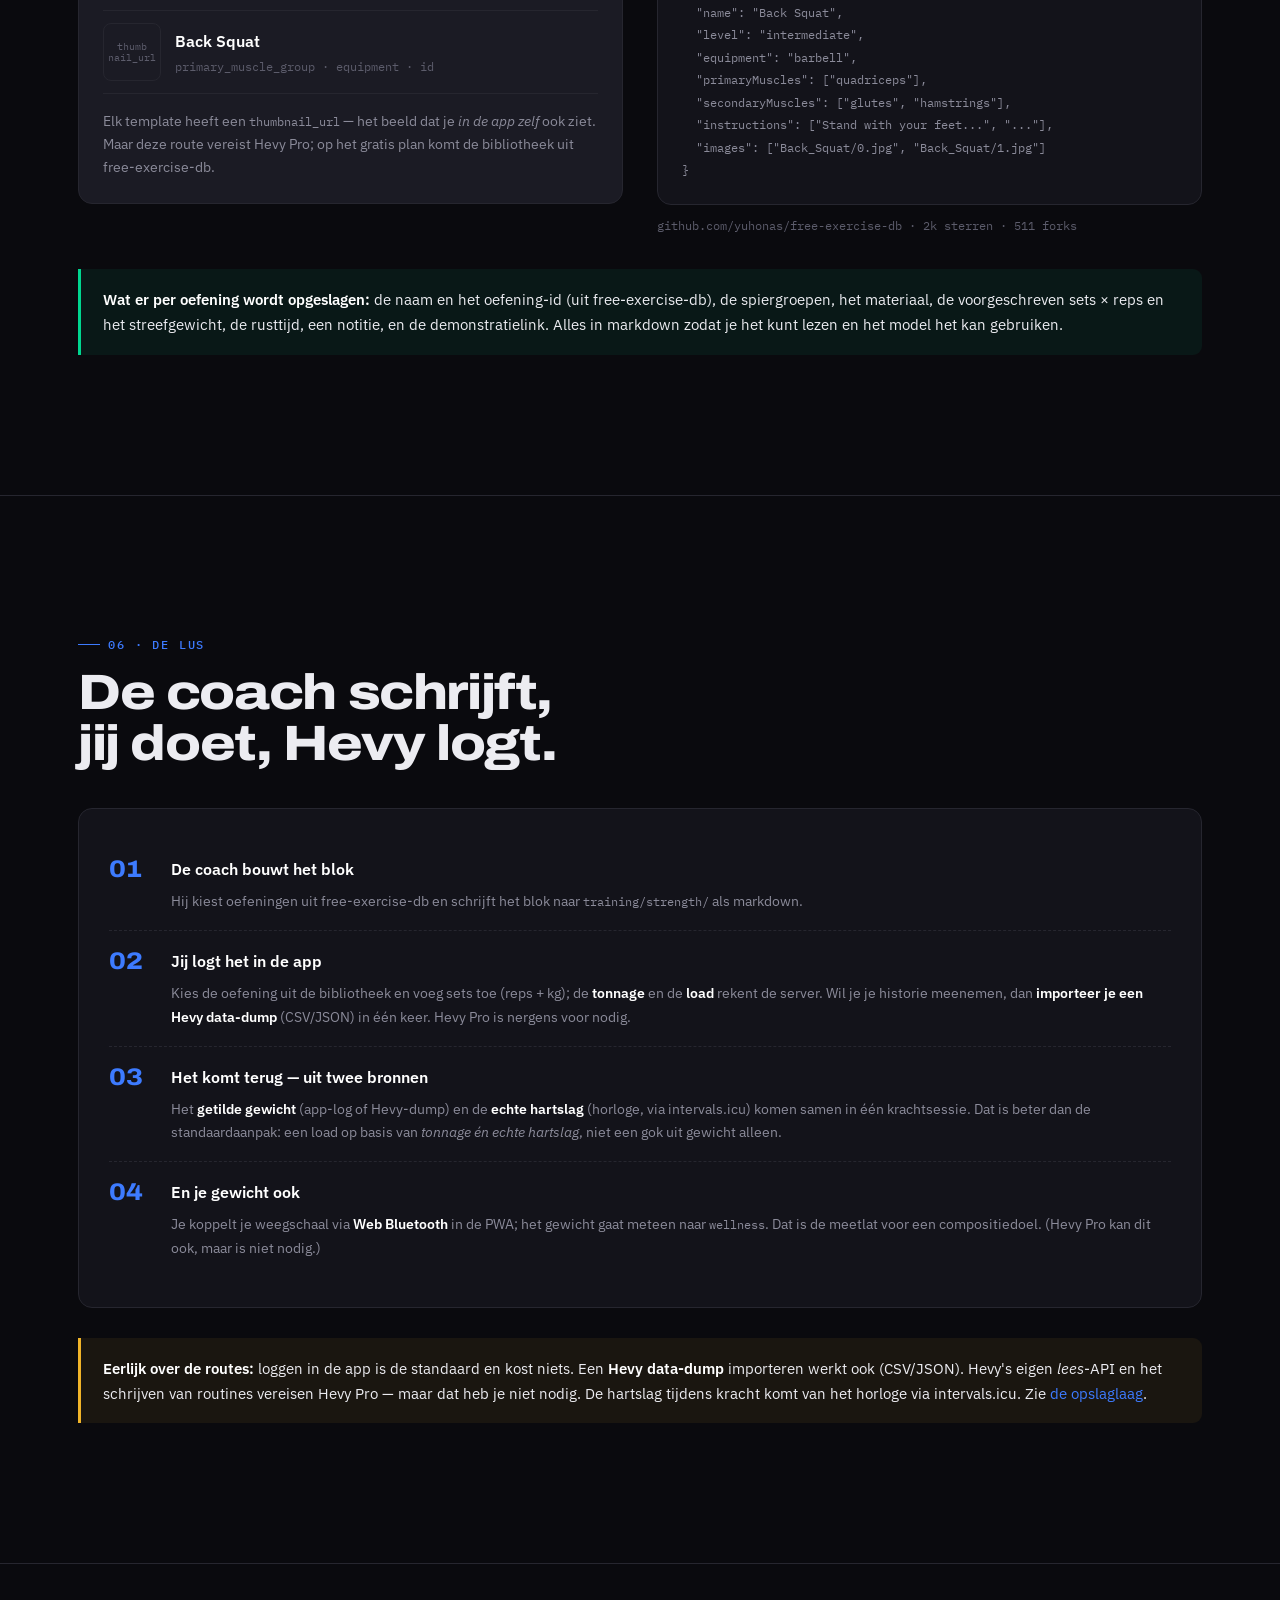
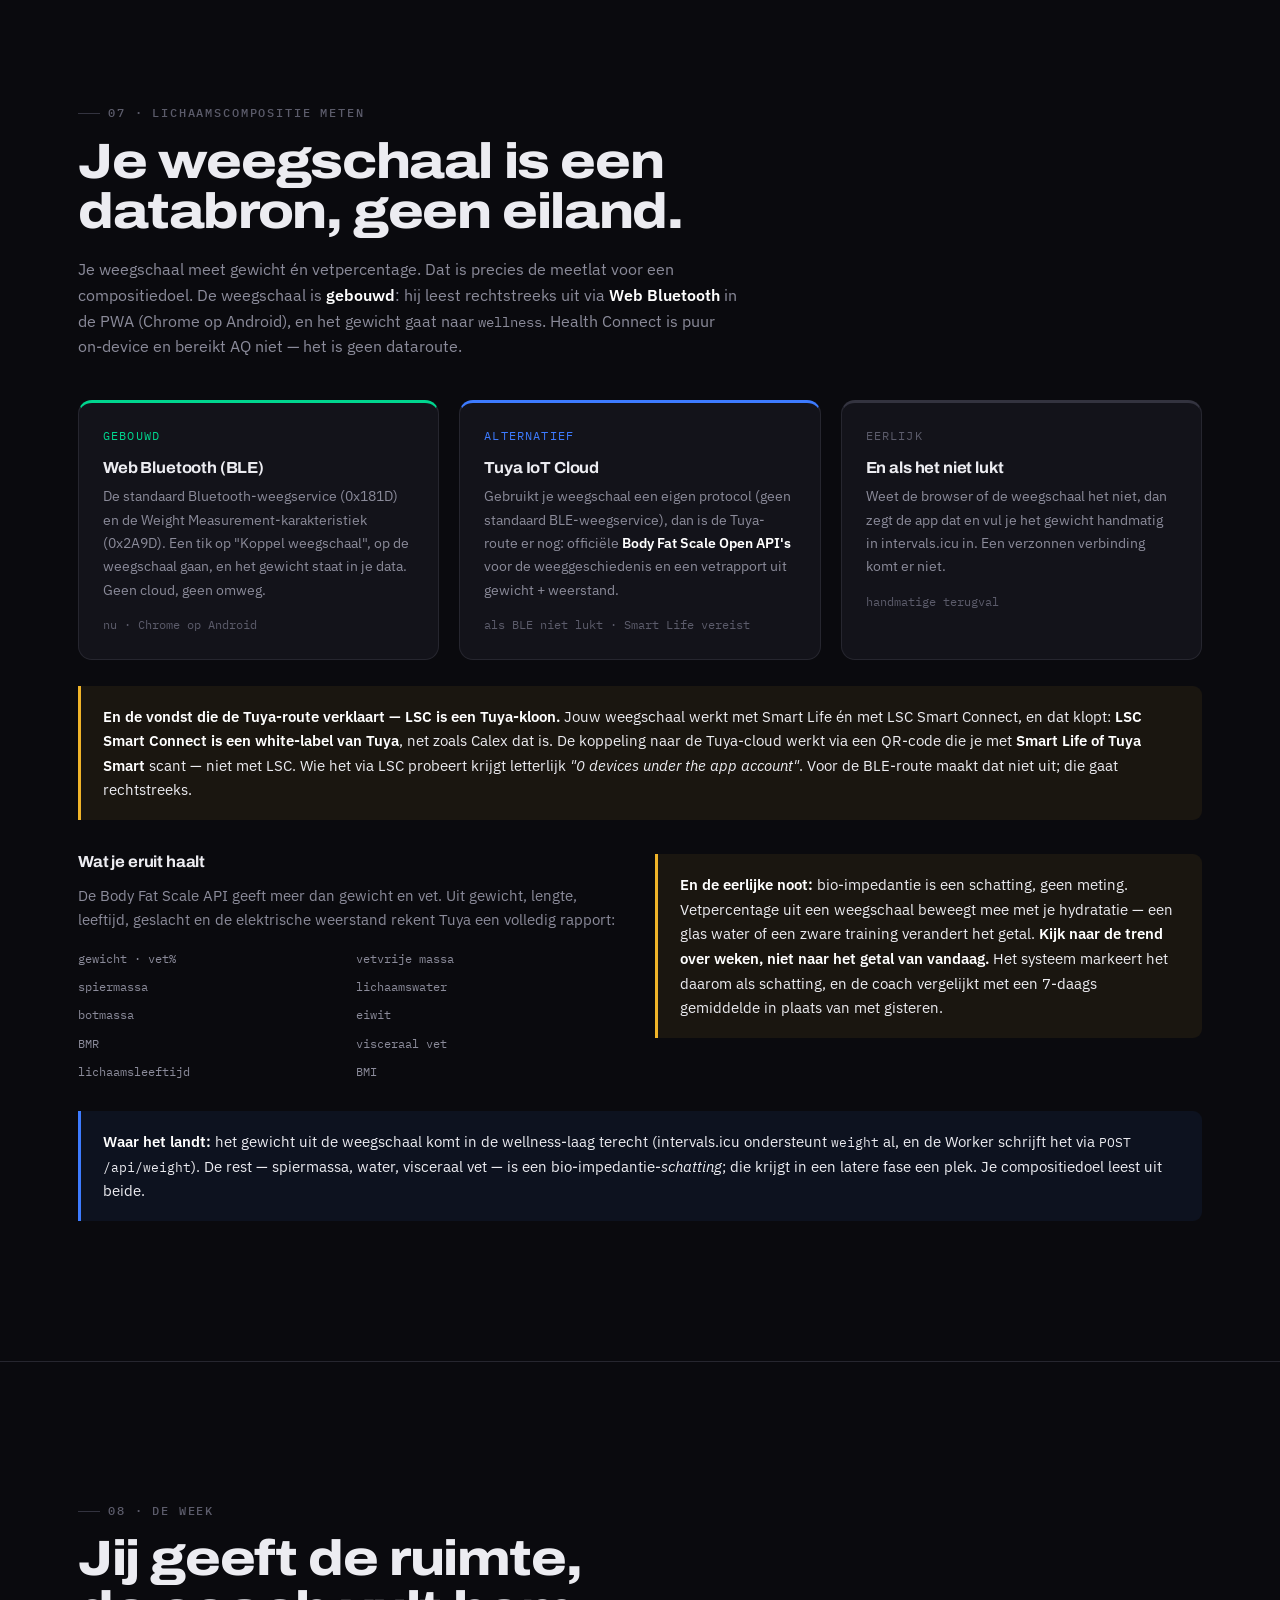
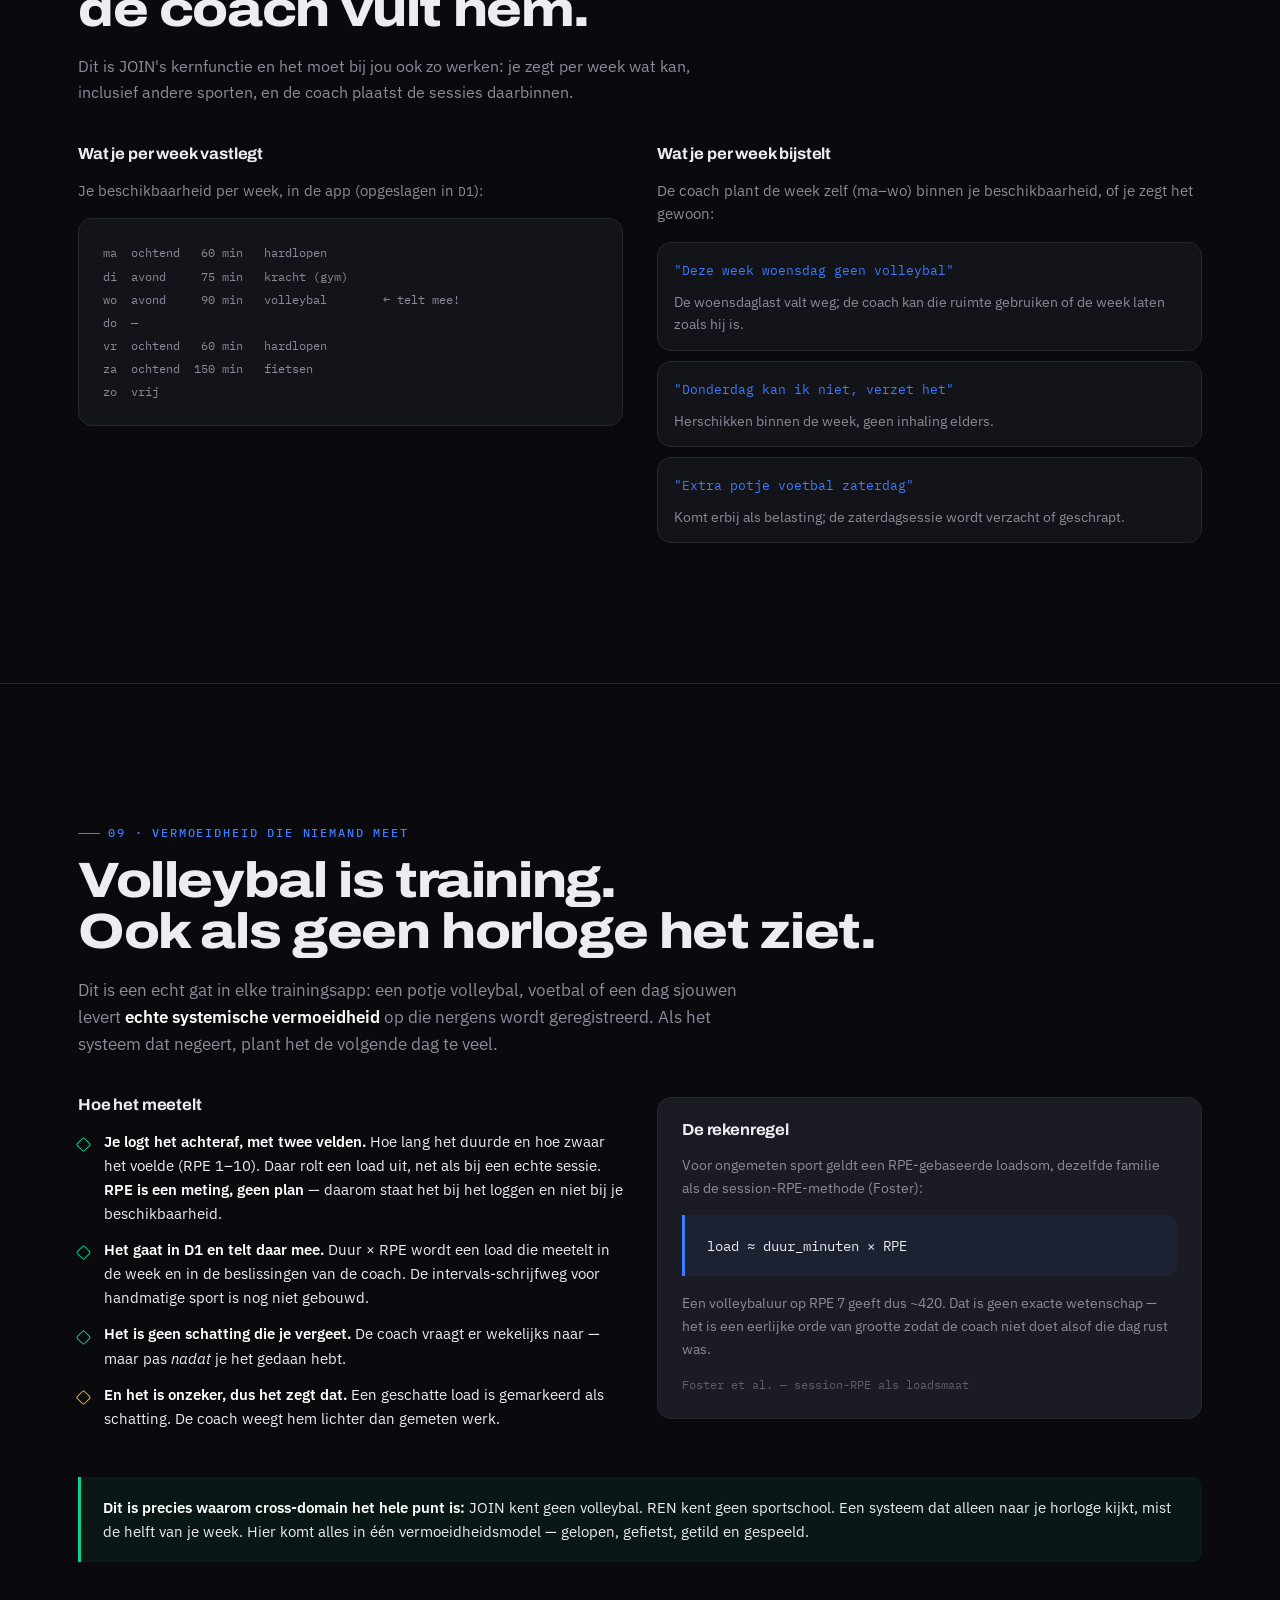
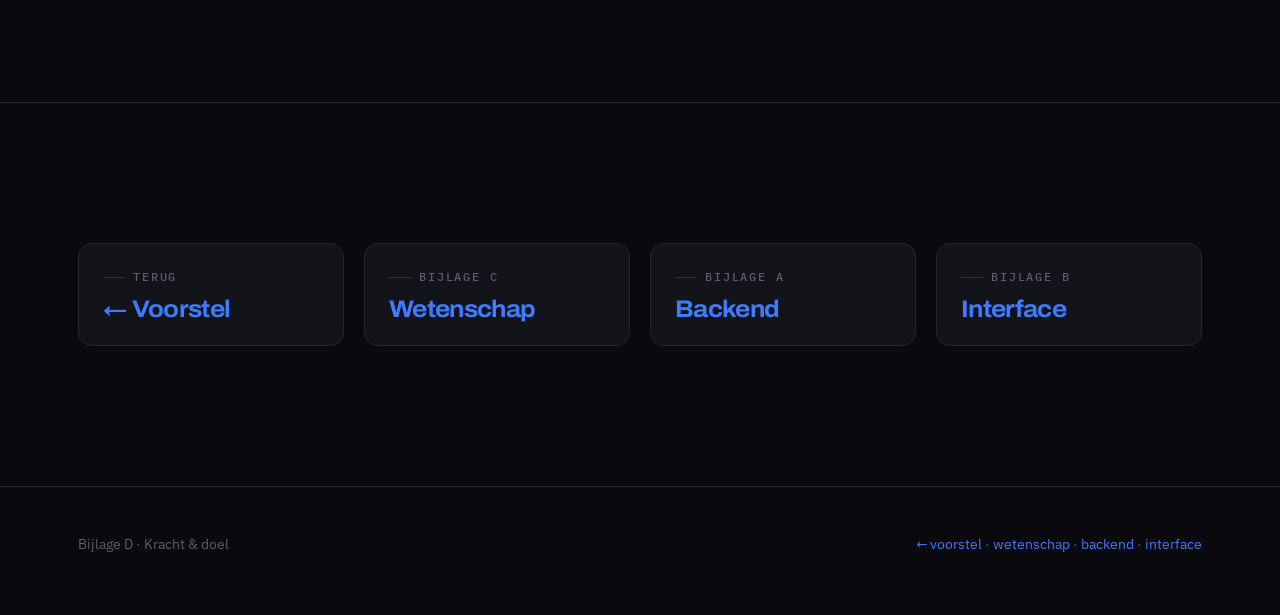
<file: strength.html>
<!DOCTYPE html>
<html lang="nl">
<head>
<meta charset="utf-8">
<meta name="viewport" content="width=device-width, initial-scale=1">
<title>Kracht &amp; doel — Athlete Intelligence</title>
<meta name="description" content="Twee soorten doelen (event en lichaamscompositie), de krachtwetenschap, de interferentie met duurtraining, de oefeningenbibliotheek en de lus naar Hevy.">
<link rel="preconnect" href="https://fonts.googleapis.com">
<link rel="preconnect" href="https://fonts.gstatic.com" crossorigin>
<link href="https://fonts.googleapis.com/css2?family=Archivo:wdth,wght@62..125,400..900&family=IBM+Plex+Mono:wght@400;500&family=IBM+Plex+Sans:wght@400;500;600&display=swap" rel="stylesheet">
<link rel="stylesheet" href="assets/app.css">
<style>
  .goal { border: 1px solid var(--line); border-radius: var(--radius); padding: 24px; background: var(--surface); }
  .goal.event { border-top: 3px solid var(--fitness); }
  .goal.body { border-top: 3px solid var(--form); }
  .goal h4 { margin-bottom: 10px; }

  .dose { display: grid; grid-template-columns: 1fr; gap: 10px; }
  .dose .row2 { display: grid; grid-template-columns: 118px 1fr 92px; align-items: center; gap: 14px; font-family: var(--mono); font-size: 0.78rem; }
  .dose .dbar { height: 26px; border-radius: 5px; background: var(--surface-2); overflow: hidden; }
  .dose .dfill { height: 100%; border-radius: 5px; background: var(--fitness); }
  .dose .dv { text-align: right; color: var(--muted); }
  @media (max-width: 620px) { .dose .row2 { grid-template-columns: 92px 1fr 74px; gap: 8px; } }

  .ex { display: grid; grid-template-columns: 58px 1fr; gap: 14px; align-items: center; padding: 12px 0; border-bottom: 1px solid var(--line); }
  .ex:last-child { border-bottom: 0; }
  .ex .thumb { width: 58px; height: 58px; border-radius: 8px; background: var(--surface-2); border: 1px solid var(--line); display: flex; align-items: center; justify-content: center; font-family: var(--mono); font-size: 0.6rem; color: var(--dim); text-align: center; line-height: 1.2; }
  .ex .meta { font-family: var(--mono); font-size: 0.72rem; color: var(--dim); margin-top: 3px; }

  .loop { display: grid; gap: 0; }
  .loop .step { display: grid; grid-template-columns: 44px 1fr; gap: 18px; padding: 18px 0; border-top: 1px dashed var(--line); align-items: start; }
  .loop .step:first-child { border-top: 0; }
  .loop .n { font-family: var(--display); font-variation-settings: "wdth" 112; font-weight: 800; font-size: 1.5rem; color: var(--fitness); line-height: 1; }
</style>
</head>
<body>

<nav class="nav">
  <div class="nav-inner">
    <span class="brand"><span class="dot"></span>Athlete&nbsp;Intelligence</span>
    <div class="nav-links">
      <a href="index.html">Voorstel</a>
      <a href="science.html">Wetenschap</a>
      <a href="strength.html" aria-current="page">Kracht</a>
      <a href="pwa.html">PWA</a>
      <a href="backend.html">Backend</a>
      <a href="frontend.html">Interface</a>
      <a href="design.html">Ontwerp</a>
      <a href="beschikbaarheid.html">Beschikbaarheid</a>
      <a href="opbouw.html">Opbouw</a>
      <a href="voortgang.html">Voortgang</a>
    </div>
  </div>
</nav>

<header class="band">
  <div class="wrap">
    <p class="eyebrow accent">Bijlage D</p>
    <h1 style="font-size:clamp(2.2rem,5.4vw,4rem)">Kracht, doel<br>en de sportschool.</h1>
    <p class="lead" style="max-width:66ch;margin-top:22px;font-size:1.08rem;color:var(--muted)">
      Het systeem moet twee soorten doelen aankunnen — een event <em>en</em> een
      lichaamscompositie — en het moet kracht kunnen periodiseren met oefeningen die je
      daadwerkelijk logt (in de app, of geïmporteerd uit Hevy), inclusief hoe je ze uitvoert.
    </p>
  </div>
</header>

<!-- ============ 1. TWEE SOORTEN DOELEN ============ -->
<section class="band" id="doelen">
  <div class="wrap">
    <p class="eyebrow">01 · De doelen</p>
    <h2>Twee soorten, en ze<br>concurreren om herstel.</h2>
    <p style="max-width:64ch;color:var(--muted);margin-top:20px">
      JOIN kent één soort doel: een event. Jij wilt er een tweede bij. Dat kan — maar het
      systeem moet eerlijk zijn over de spanning ertussen, want die is fysiologisch echt.
    </p>

    <div class="grid g2" style="margin-top:40px;gap:24px;align-items:start">
      <div class="goal event">
        <span class="eyebrow" style="color:var(--fitness)">Type A</span>
        <h4>Event-doel</h4>
        <p style="color:var(--muted);font-size:0.92rem">
          Een race met datum, afstand, hoogtemeters en streeftijd. Terugrekenen naar
          Base › Build › Peak › Taper.
        </p>
        <p class="mono" style="font-size:0.76rem;color:var(--dim);margin-top:12px">
          set-goal --type event
        </p>
      </div>
      <div class="goal body">
        <span class="eyebrow" style="color:var(--form)">Type B</span>
        <h4>Lichaamscompositie-doel</h4>
        <p style="color:var(--muted);font-size:0.92rem">
          Streefgewicht, vetpercentage of spiermassa. Geen datum maar een richting, met
          een tempo dat veilig is.
        </p>
        <p class="mono" style="font-size:0.76rem;color:var(--dim);margin-top:12px">
          set-goal --type compositie --gewicht 78 --vet 15
        </p>
      </div>
    </div>

    <div class="callout warn" style="margin-top:30px">
      <strong>De spanning die het systeem moet benoemen:</strong> een stevig calorietekort
      plus veel duurvolume is de slechtste combinatie voor spierbehoud, en een overschot
      plus marathonvoorbereiding betekent gewichtstoename die je race kost. Daarom vraagt
      de coach altijd: <strong>wat is primair?</strong> En hij periodiseert ze — het ene
      blok bevoorrecht, het andere onderhoud.
    </div>
  </div>
</section>

<!-- ============ 2. INTERFERENTIE ============ -->
<section class="band" id="interferentie">
  <div class="wrap">
    <p class="eyebrow accent">02 · Het probleem</p>
    <h2>Duurtraining en kracht<br>vechten om hetzelfde signaal.</h2>

    <div class="grid g2" style="margin-top:40px;gap:40px;align-items:start">
      <div>
        <p style="color:var(--muted)">
          Duurtraining activeert <strong>AMPK</strong>. Krachttraining activeert
          <strong>mTORC1</strong> — de schakelaar voor spieropbouw. AMPK remt mTORC1.
          Zet je ze in dezelfde sessie, dan wint de duurtraining het signaal.
        </p>
        <ul class="ticks" style="font-size:0.92rem;margin-top:18px">
          <li>
            <strong>Hickson (1980)</strong> beschreef het effect voor het eerst.
          </li>
          <li>
            <strong>Wilson et al. (2012)</strong> — meta-analyse van 21 studies:
            gelijktijdig trainen remt <strong>hypertrofie met ~31%</strong> en
            vermogensontwikkeling met ~17%. <strong>Pure kracht blijft grotendeels gespaard.</strong>
          </li>
          <li class="warn">
            <strong>Hardlopen stoort meer dan fietsen</strong> — naar verluidt tot ~39%
            versus ~11% op spiergroei. Het loopmechanische deel telt zwaar.
          </li>
          <li class="warn">
            <strong>Nuance:</strong> de getallen worden vaak overdreven, en tijdens een
            calorietekort werkt de interferentie juist <em>in je voordeel</em> — je wilt
            dan geen maximale hypertrofie, je wilt spier behouden.
          </li>
        </ul>
      </div>

      <div class="card raised">
        <h4 style="margin-bottom:18px">Hoe je het omzeilt</h4>
        <div class="loop">
          <div class="step">
            <span class="n">01</span>
            <div><strong>Zes uur scheiding</strong><p style="color:var(--muted);font-size:0.88rem;margin:6px 0 0">Liefst ochtend kracht, avond duur — of omgekeerd. Nooit direct achter elkaar.</p></div>
          </div>
          <div class="step">
            <span class="n">02</span>
            <div><strong>Volgorde</strong><p style="color:var(--muted);font-size:0.88rem;margin:6px 0 0">Als het toch dezelfde dag moet: kracht eerst, duur daarna. Dat beschermt het krachtsignaal het meest.</p></div>
          </div>
          <div class="step">
            <span class="n">03</span>
            <div><strong>Aparte dagen waar het kan</strong><p style="color:var(--muted);font-size:0.88rem;margin:6px 0 0">De planner probeert kracht en kwaliteitsduur nooit op dezelfde dag te leggen.</p></div>
          </div>
          <div class="step">
            <span class="n">04</span>
            <div><strong>Fase-denken</strong><p style="color:var(--muted);font-size:0.88rem;margin:6px 0 0">In het base-blok meer krachtvolume, in het peak-blok kracht op onderhoud (1–2×/week).</p></div>
          </div>
        </div>
      </div>
    </div>
  </div>
</section>

<!-- ============ 3. KRACHTWETENSCHAP ============ -->
<section class="band" id="krachtwetenschap">
  <div class="wrap">
    <p class="eyebrow">03 · De krachtwetenschap</p>
    <h2>Volume is de motor.<br>Frequentie verdeelt het.</h2>

    <div class="grid g2" style="margin-top:40px;gap:40px;align-items:start">
      <div>
        <h4 style="margin-bottom:20px">Wekelijkse sets per spiergroep</h4>
        <div class="dose">
          <div class="row2"><span style="color:var(--dim)">&lt; 5 sets</span><div class="dbar"><div class="dfill" style="width:20%;background:var(--dim)"></div></div><span class="dv">onder de maat</span></div>
          <div class="row2"><span style="color:var(--fitness)">5–9 sets</span><div class="dbar"><div class="dfill" style="width:42%"></div></div><span class="dv">werkt</span></div>
          <div class="row2"><span style="color:var(--form)">10–20 sets</span><div class="dbar"><div class="dfill" style="width:88%;background:var(--form)"></div></div><span class="dv">optimaal</span></div>
          <div class="row2"><span style="color:var(--easy)">20+ sets</span><div class="dbar"><div class="dfill" style="width:100%;background:var(--easy)"></div></div><span class="dv">opbrengst vlakt af</span></div>
        </div>
        <p class="mono" style="font-size:0.74rem;color:var(--dim);margin-top:16px">
          Schoenfeld et al. (2017) · meta-regressie 2026 (67 studies, 2058 deelnemers)
        </p>
      </div>

      <div>
        <h4 style="margin-bottom:16px">Wat de meta-analyses zeggen</h4>
        <ul class="ticks" style="font-size:0.93rem">
          <li>
            <strong>Volume › uitkomst.</strong> Schoenfeld et al. (2017): een
            dosis-respons tussen wekelijks sets en spiergroei, met het grootste effect
            in de band van <strong>10 tot 20 sets per spiergroep per week</strong>.
          </li>
          <li>
            <strong>Frequentie 2× wint.</strong> Schoenfeld, Ogborn &amp; Krieger (2016):
            bij gelijk volume geeft <strong>2× per week per spiergroep</strong> meer groei
            dan 1×.
          </li>
          <li>
            <strong>Volume stuurt, frequentie verdeelt.</strong> De meta-regressie van
            2026 besluit dat frequentie vooral een middel is om het volume in
            verteerbare porties te gieten.
          </li>
          <li class="warn">
            <strong>Nabij falen, niet tot falen.</strong> 6–30 reps werkt zolang je
            dicht bij falen komt. 0–3 reps in reserve is de praktische regel. Tot falen
            is geen vereiste en kost onnodig herstel.
          </li>
        </ul>
      </div>
    </div>
  </div>
</section>

<!-- ============ 4. HOE DE COACH HET SAMENSTELT ============ -->
<section class="band" id="samenstellen">
  <div class="wrap">
    <p class="eyebrow accent">04 · De motor</p>
    <h2>Een blok van maanden,<br>niet een workout van vandaag.</h2>
    <p style="max-width:64ch;color:var(--muted);margin-top:20px">
      Je vroeg om trainingen die je <em>maanden</em> volgt. Daarom werkt de krachtkant met
      blokken, niet met losse sessies — en elk blok heeft dezelfde vorm als het
      duurblok: opbouwen, intensiveren, deload.
    </p>

    <div class="card" style="margin-top:40px;padding:30px">
      <div class="phase" style="grid-template-columns:120px 1fr">
        <div class="phase-tag"><b>Wk 1–4</b><span class="dur">opbouw</span></div>
        <div>
          <h3>Accumulatie</h3>
          <p style="color:var(--muted);margin-top:10px">
            Volume omhoog, intensiteit gematigd. 3–4 sessies per week, 12–16 sets per
            spiergroep. Compounds eerst (squat, deadlift, row, press), daarna isolatie.
            Elke week +1 set of +2,5 kg.
          </p>
        </div>
      </div>
      <div class="phase" style="grid-template-columns:120px 1fr">
        <div class="phase-tag"><b>Wk 5–8</b><span class="dur">intensiveren</span></div>
        <div>
          <h3>Intensificatie</h3>
          <p style="color:var(--muted);margin-top:10px">
            Volume licht omlaag, gewicht omhoog. 8–12 sets per spiergroep, 4–8 reps,
            1–2 in reserve. Dezelfde oefeningen — <strong>progressie komt uit gewicht,
            niet uit nieuwe oefeningen</strong>.
          </p>
        </div>
      </div>
      <div class="phase" style="grid-template-columns:120px 1fr">
        <div class="phase-tag"><b>Wk 9</b><span class="dur">deload</span></div>
        <div>
          <h3>Deload</h3>
          <p style="color:var(--muted);margin-top:10px">
            Volume halveren, gewicht behouden. Verplicht, niet optioneel. Hierna begint
            het volgende blok met nieuwe oefeningen of een nieuw accent.
          </p>
        </div>
      </div>
    </div>

    <div class="grid g3" style="margin-top:34px">
      <div class="card">
        <h4>Oefeningkeuze</h4>
        <p style="color:var(--muted);font-size:0.9rem;margin-top:8px">
          Eerst beweegpatronen: squat, hinge, push, pull, carry. Dan isolatie voor wat
          achterblijft. De coach vraagt welke apparatuur je hebt en programmeert daarop.
        </p>
      </div>
      <div class="card">
        <h4>Stabiliteit geldt ook hier</h4>
        <p style="color:var(--muted);font-size:0.9rem;margin-top:8px">
          Binnen een blok wisselen oefeningen <strong>niet</strong>. Je herhaalt ze 4–8
          weken zodat je ze echt kunt laden. Variatie is het vijand van progressie.
        </p>
      </div>
      <div class="card">
        <h4>En het telt mee in je week</h4>
        <p style="color:var(--muted);font-size:0.9rem;margin-top:8px">
          Kracht gaat als <span class="mono">WeightTraining</span> in het load-model. De
          coach zet de fitnessbijdrage bewust op 0% en de vermoeidheid op 100% — tenzij
          je zegt dat je het anders wilt.
        </p>
      </div>
    </div>
  </div>
</section>

<!-- ============ 5. OEFENINGENBIBLIOTHEEK ============ -->
<section class="band" id="bibliotheek">
  <div class="wrap">
    <p class="eyebrow">05 · De oefeningen</p>
    <h2>Opgeslagen met een<br>beeld van de uitvoering.</h2>
    <p style="max-width:64ch;color:var(--muted);margin-top:20px">
      Je vroeg om de oefeningen op te slaan inclusief een link naar hoe je ze doet. Dat
      hoeft niet gebouwd te worden — de bibliotheek komt uit <strong>free-exercise-db</strong>
      (30 oefeningen). Hevy's eigen templates zijn er alleen met Pro, als aanvulling.
    </p>

    <div class="grid g2" style="margin-top:40px;gap:34px;align-items:start">
      <div class="card raised">
        <h4 style="margin-bottom:6px">Hevy exercise templates <span class="pill off" style="margin-left:6px">alleen met Pro</span></h4>
        <p class="mono" style="font-size:0.74rem;color:var(--dim);margin-bottom:16px">GET /v1/exercise_templates</p>
        <div class="ex">
          <div class="thumb">thumb<br>nail_url</div>
          <div>
            <strong>Barbell Bench Press</strong>
            <div class="meta">primary_muscle_group · equipment · id</div>
          </div>
        </div>
        <div class="ex">
          <div class="thumb">thumb<br>nail_url</div>
          <div>
            <strong>Back Squat</strong>
            <div class="meta">primary_muscle_group · equipment · id</div>
          </div>
        </div>
        <p style="color:var(--muted);font-size:0.88rem;margin-top:16px">
          Elk template heeft een <span class="mono">thumbnail_url</span> — het beeld dat
          je <em>in de app zelf</em> ook ziet. Maar deze route vereist Hevy Pro; op het
          gratis plan komt de bibliotheek uit free-exercise-db.
        </p>
      </div>

      <div>
        <h4 style="margin-bottom:14px">De primaire bron: free-exercise-db</h4>
        <p style="color:var(--muted);font-size:0.92rem">
          De bibliotheek telt <strong>30 oefeningen</strong> uit free-exercise-db, een
          openbare dataset (Unlicense, publiek domein) met per oefening
          <strong>twee demonstratiebeelden</strong>, spiergroepen, niveau, materiaal en
          stap-voor-stap instructies.
        </p>
        <div class="tree" style="margin-top:16px;font-size:0.76rem">{
  "name": "Back Squat",
  "level": "intermediate",
  "equipment": "barbell",
  "primaryMuscles": ["quadriceps"],
  "secondaryMuscles": ["glutes", "hamstrings"],
  "instructions": ["Stand with your feet...", "..."],
  "images": ["Back_Squat/0.jpg", "Back_Squat/1.jpg"]
}</div>
        <p class="mono" style="font-size:0.72rem;color:var(--dim);margin-top:12px">
          github.com/yuhonas/free-exercise-db · 2k sterren · 511 forks
        </p>
      </div>
    </div>

    <div class="callout form" style="margin-top:34px">
      <strong>Wat er per oefening wordt opgeslagen:</strong> de naam en het oefening-id (uit
      free-exercise-db), de spiergroepen, het materiaal, de voorgeschreven sets × reps en
      het streefgewicht, de rusttijd, een notitie, en de demonstratielink. Alles in
      markdown zodat je het kunt lezen en het model het kan gebruiken.
    </div>
  </div>
</section>

<!-- ============ 6. DE HEVY-LUS ============ -->
<section class="band" id="hevy">
  <div class="wrap">
    <p class="eyebrow accent">06 · De lus</p>
    <h2>De coach schrijft,<br>jij doet, Hevy logt.</h2>

    <div class="card" style="margin-top:40px;padding:30px">
      <div class="loop">
        <div class="step">
          <span class="n">01</span>
          <div>
            <strong>De coach bouwt het blok</strong>
            <p style="color:var(--muted);font-size:0.9rem;margin:6px 0 0">
              Hij kiest oefeningen uit free-exercise-db en schrijft het blok naar
              <span class="mono">training/strength/</span> als markdown.
            </p>
          </div>
        </div>
        <div class="step">
          <span class="n">02</span>
          <div>
            <strong>Jij logt het in de app</strong>
            <p style="color:var(--muted);font-size:0.9rem;margin:6px 0 0">
              Kies de oefening uit de bibliotheek en voeg sets toe (reps + kg); de
              <strong>tonnage</strong> en de <strong>load</strong> rekent de server. Wil je
              je historie meenemen, dan <strong>importeer je een Hevy data-dump</strong>
              (CSV/JSON) in één keer. Hevy Pro is nergens voor nodig.
            </p>
          </div>
        </div>
        <div class="step">
          <span class="n">03</span>
          <div>
            <strong>Het komt terug — uit twee bronnen</strong>
            <p style="color:var(--muted);font-size:0.9rem;margin:6px 0 0">
              Het <strong>getilde gewicht</strong> (app-log of Hevy-dump) en de
              <strong>echte hartslag</strong> (horloge, via intervals.icu) komen samen in één
              krachtsessie. Dat is beter dan de standaardaanpak: een load op basis van
              <em>tonnage én echte hartslag</em>, niet een gok uit gewicht alleen.
            </p>
          </div>
        </div>
        <div class="step">
          <span class="n">04</span>
          <div>
            <strong>En je gewicht ook</strong>
            <p style="color:var(--muted);font-size:0.9rem;margin:6px 0 0">
              Je koppelt je weegschaal via <strong>Web Bluetooth</strong> in de PWA; het gewicht
              gaat meteen naar <span class="mono">wellness</span>. Dat is de meetlat voor een
              compositiedoel. (Hevy Pro kan dit ook, maar is niet nodig.)
            </p>
          </div>
        </div>
      </div>
    </div>

    <div class="callout warn" style="margin-top:30px">
      <strong>Eerlijk over de routes:</strong> loggen in de app is de standaard en kost niets.
      Een <strong>Hevy data-dump</strong> importeren werkt ook (CSV/JSON). Hevy's eigen
      <em>lees</em>-API en het schrijven van routines vereisen Hevy Pro — maar dat heb je niet
      nodig. De hartslag tijdens kracht komt van het horloge via intervals.icu. Zie
      <a href="backend.html#opslag">de opslaglaag</a>.
    </div>
  </div>
</section>

<!-- ============ 7. DE WEEGSCHAAL ============ -->
<section class="band" id="weegschaal">
  <div class="wrap">
    <p class="eyebrow">07 · Lichaamscompositie meten</p>
    <h2>Je weegschaal is een<br>databron, geen eiland.</h2>
    <p style="max-width:66ch;color:var(--muted);margin-top:20px">
      Je weegschaal meet gewicht én vetpercentage. Dat is precies de meetlat voor een
      compositiedoel. De weegschaal is <strong>gebouwd</strong>: hij leest rechtstreeks uit via
      <strong>Web Bluetooth</strong> in de PWA (Chrome op Android), en het gewicht gaat naar
      <span class="mono">wellness</span>. Health Connect is puur on-device en bereikt AQ niet —
      het is geen dataroute.
    </p>

    <div class="grid g3" style="margin-top:40px">
      <div class="card" style="border-top:3px solid var(--form)">
        <span class="card-num" style="color:var(--form)">GEBOUWD</span>
        <h4>Web Bluetooth (BLE)</h4>
        <p style="color:var(--muted);font-size:0.9rem;margin-top:8px">
          De standaard Bluetooth-weegservice (0x181D) en de Weight Measurement-karakteristiek
          (0x2A9D). Een tik op "Koppel weegschaal", op de weegschaal gaan, en het gewicht staat
          in je data. Geen cloud, geen omweg.
        </p>
        <p class="mono" style="font-size:0.74rem;color:var(--dim);margin-top:12px">
          nu · Chrome op Android
        </p>
      </div>

      <div class="card" style="border-top:3px solid var(--fitness)">
        <span class="card-num" style="color:var(--fitness)">ALTERNATIEF</span>
        <h4>Tuya IoT Cloud</h4>
        <p style="color:var(--muted);font-size:0.9rem;margin-top:8px">
          Gebruikt je weegschaal een eigen protocol (geen standaard BLE-weegservice), dan is de
          Tuya-route er nog: officiële <strong>Body Fat Scale Open API's</strong> voor de
          weeggeschiedenis en een vetrapport uit gewicht + weerstand.
        </p>
        <p class="mono" style="font-size:0.74rem;color:var(--dim);margin-top:12px">
          als BLE niet lukt · Smart Life vereist
        </p>
      </div>

      <div class="card" style="border-top:3px solid var(--line-2)">
        <span class="card-num">EERLIJK</span>
        <h4>En als het niet lukt</h4>
        <p style="color:var(--muted);font-size:0.9rem;margin-top:8px">
          Weet de browser of de weegschaal het niet, dan zegt de app dat en vul je het gewicht
          handmatig in intervals.icu in. Een verzonnen verbinding komt er niet.
        </p>
        <p class="mono" style="font-size:0.74rem;color:var(--dim);margin-top:12px">
          handmatige terugval
        </p>
      </div>
    </div>

    <div class="callout warn" style="margin-top:26px">
      <strong>En de vondst die de Tuya-route verklaart — LSC is een Tuya-kloon.</strong> Jouw
      weegschaal werkt met Smart Life én met LSC Smart Connect, en dat klopt: <strong>LSC Smart
      Connect is een white-label van Tuya</strong>, net zoals Calex dat is. De koppeling naar de
      Tuya-cloud werkt via een QR-code die je met <strong>Smart Life of Tuya Smart</strong>
      scant — niet met LSC. Wie het via LSC probeert krijgt letterlijk
      <em>"0 devices under the app account"</em>. Voor de BLE-route maakt dat niet uit; die gaat
      rechtstreeks.
    </div>

    <div class="grid g2" style="margin-top:34px;gap:30px;align-items:start">
      <div>
        <h4 style="margin-bottom:14px">Wat je eruit haalt</h4>
        <p style="color:var(--muted);font-size:0.92rem">
          De Body Fat Scale API geeft meer dan gewicht en vet. Uit gewicht, lengte, leeftijd,
          geslacht en de elektrische weerstand rekent Tuya een volledig rapport:
        </p>
        <div class="grid g2" style="gap:8px;margin-top:16px">
          <span class="mono" style="font-size:0.78rem;color:var(--muted)">gewicht · vet%</span>
          <span class="mono" style="font-size:0.78rem;color:var(--muted)">vetvrije massa</span>
          <span class="mono" style="font-size:0.78rem;color:var(--muted)">spiermassa</span>
          <span class="mono" style="font-size:0.78rem;color:var(--muted)">lichaamswater</span>
          <span class="mono" style="font-size:0.78rem;color:var(--muted)">botmassa</span>
          <span class="mono" style="font-size:0.78rem;color:var(--muted)">eiwit</span>
          <span class="mono" style="font-size:0.78rem;color:var(--muted)">BMR</span>
          <span class="mono" style="font-size:0.78rem;color:var(--muted)">visceraal vet</span>
          <span class="mono" style="font-size:0.78rem;color:var(--muted)">lichaamsleeftijd</span>
          <span class="mono" style="font-size:0.78rem;color:var(--muted)">BMI</span>
        </div>
      </div>

      <div class="callout warn">
        <strong>En de eerlijke noot:</strong> bio-impedantie is een schatting, geen meting.
        Vetpercentage uit een weegschaal beweegt mee met je hydratatie — een glas water of een
        zware training verandert het getal. <strong>Kijk naar de trend over weken, niet naar
        het getal van vandaag.</strong> Het systeem markeert het daarom als schatting, en de
        coach vergelijkt met een 7-daags gemiddelde in plaats van met gisteren.
      </div>
    </div>

    <div class="callout" style="margin-top:30px">
      <strong>Waar het landt:</strong> het gewicht uit de weegschaal komt in de wellness-laag
      terecht (intervals.icu ondersteunt <span class="mono">weight</span> al, en de Worker schrijft
      het via <span class="mono">POST /api/weight</span>). De rest — spiermassa, water, visceraal
      vet — is een bio-impedantie-<em>schatting</em>; die krijgt in een latere fase een plek.
      Je compositiedoel leest uit beide.
    </div>
  </div>
</section>

<!-- ============ 8. BESCHIKBAARHEID ============ -->
<section class="band" id="beschikbaarheid">
  <div class="wrap">
    <p class="eyebrow">08 · De week</p>
    <h2>Jij geeft de ruimte,<br>de coach vult hem.</h2>
    <p style="max-width:64ch;color:var(--muted);margin-top:20px">
      Dit is JOIN's kernfunctie en het moet bij jou ook zo werken: je zegt per week wat
      kan, inclusief andere sporten, en de coach plaatst de sessies daarbinnen.
    </p>

    <div class="grid g2" style="margin-top:40px;gap:34px;align-items:start">
      <div>
        <h4 style="margin-bottom:16px">Wat je per week vastlegt</h4>
        <p style="color:var(--muted);font-size:0.92rem;margin-bottom:16px">
          Je beschikbaarheid per week, in de app (opgeslagen in <span class="mono">D1</span>):
        </p>
        <div class="tree" style="font-size:0.78rem">ma  ochtend   60 min   hardlopen
di  avond     75 min   kracht (gym)
wo  avond     90 min   volleybal        ← telt mee!
do  —
vr  ochtend   60 min   hardlopen
za  ochtend  150 min   fietsen
zo  vrij</div>
      </div>

      <div>
        <h4 style="margin-bottom:16px">Wat je per week bijstelt</h4>
        <p style="color:var(--muted);font-size:0.92rem;margin-bottom:16px">
          De coach plant de week zelf (ma–wo) binnen je beschikbaarheid, of je zegt het gewoon:
        </p>
        <div class="grid" style="gap:10px">
          <div class="card" style="padding:14px 16px">
            <span class="mono" style="font-size:0.8rem;color:var(--fitness)">"Deze week woensdag geen volleybal"</span>
            <p style="color:var(--muted);font-size:0.86rem;margin:8px 0 0">De woensdaglast valt weg; de coach kan die ruimte gebruiken of de week laten zoals hij is.</p>
          </div>
          <div class="card" style="padding:14px 16px">
            <span class="mono" style="font-size:0.8rem;color:var(--fitness)">"Donderdag kan ik niet, verzet het"</span>
            <p style="color:var(--muted);font-size:0.86rem;margin:8px 0 0">Herschikken binnen de week, geen inhaling elders.</p>
          </div>
          <div class="card" style="padding:14px 16px">
            <span class="mono" style="font-size:0.8rem;color:var(--fitness)">"Extra potje voetbal zaterdag"</span>
            <p style="color:var(--muted);font-size:0.86rem;margin:8px 0 0">Komt erbij als belasting; de zaterdagsessie wordt verzacht of geschrapt.</p>
          </div>
        </div>
      </div>
    </div>
  </div>
</section>

<!-- ============ 8. ANDERE SPORTEN ============ -->
<section class="band" id="anderesporten">
  <div class="wrap">
    <p class="eyebrow accent">09 · Vermoeidheid die niemand meet</p>
    <h2>Volleybal is training.<br>Ook als geen horloge het ziet.</h2>

    <p style="max-width:66ch;color:var(--muted);margin-top:20px;font-size:1.04rem">
      Dit is een echt gat in elke trainingsapp: een potje volleybal, voetbal of een dag
      sjouwen levert <strong>echte systemische vermoeidheid</strong> op die nergens wordt
      geregistreerd. Als het systeem dat negeert, plant het de volgende dag te veel.
    </p>

    <div class="grid g2" style="margin-top:40px;gap:34px;align-items:start">
      <div>
        <h4 style="margin-bottom:16px">Hoe het meetelt</h4>
        <ul class="ticks" style="font-size:0.93rem">
          <li>
            <strong>Je logt het achteraf, met twee velden.</strong> Hoe lang het duurde en
            hoe zwaar het voelde (RPE 1–10). Daar rolt een load uit, net als bij een echte
            sessie. <strong>RPE is een meting, geen plan</strong> — daarom staat het bij het
            loggen en niet bij je beschikbaarheid.
          </li>
          <li>
            <strong>Het gaat in D1 en telt daar mee.</strong> Duur × RPE wordt een load die
            meetelt in de week en in de beslissingen van de coach. De intervals-schrijfweg
            voor handmatige sport is nog niet gebouwd.
          </li>
          <li>
            <strong>Het is geen schatting die je vergeet.</strong> De coach vraagt er
            wekelijks naar — maar pas <em>nadat</em> je het gedaan hebt.
          </li>
          <li class="warn">
            <strong>En het is onzeker, dus het zegt dat.</strong> Een geschatte load is
            gemarkeerd als schatting. De coach weegt hem lichter dan gemeten werk.
          </li>
        </ul>
      </div>

      <div class="card raised">
        <h4 style="margin-bottom:14px">De rekenregel</h4>
        <p style="color:var(--muted);font-size:0.9rem">
          Voor ongemeten sport geldt een RPE-gebaseerde loadsom, dezelfde familie
          als de session-RPE-methode (Foster):
        </p>
        <div class="callout" style="margin-top:16px">
          <span class="mono" style="font-size:0.9rem">load ≈ duur_minuten × RPE</span>
        </div>
        <p style="color:var(--muted);font-size:0.88rem;margin-top:16px">
          Een volleybaluur op RPE 7 geeft dus ~420. Dat is geen exacte wetenschap — het is
          een eerlijke orde van grootte zodat de coach niet doet alsof die dag rust was.
        </p>
        <p class="mono" style="font-size:0.74rem;color:var(--dim);margin-top:14px">
          Foster et al. — session-RPE als loadsmaat
        </p>
      </div>
    </div>

    <div class="callout form" style="margin-top:34px">
      <strong>Dit is precies waarom cross-domain het hele punt is:</strong> JOIN kent geen
      volleybal. REN kent geen sportschool. Een systeem dat alleen naar je horloge kijkt,
      mist de helft van je week. Hier komt alles in één vermoeidheidsmodel — gelopen,
      gefietst, getild en gespeeld.
    </div>
  </div>
</section>

<!-- ============ NAVIGATIE ============ -->
<section class="band">
  <div class="wrap">
    <div class="grid g4">
      <a class="card" href="index.html" style="display:block"><p class="eyebrow" style="margin-bottom:10px">Terug</p><h3>← Voorstel</h3></a>
      <a class="card" href="science.html" style="display:block"><p class="eyebrow" style="margin-bottom:10px">Bijlage C</p><h3>Wetenschap</h3></a>
      <a class="card" href="backend.html" style="display:block"><p class="eyebrow" style="margin-bottom:10px">Bijlage A</p><h3>Backend</h3></a>
      <a class="card" href="frontend.html" style="display:block"><p class="eyebrow" style="margin-bottom:10px">Bijlage B</p><h3>Interface</h3></a>
    </div>
  </div>
</section>

<footer>
  <div class="wrap">
    <span>Bijlage D · Kracht &amp; doel</span>
    <span><a href="index.html">← voorstel</a> · <a href="science.html">wetenschap</a> · <a href="backend.html">backend</a> · <a href="frontend.html">interface</a></span>
  </div>
</footer>

<script src="assets/app.js"></script>
</body>
</html>
</file>
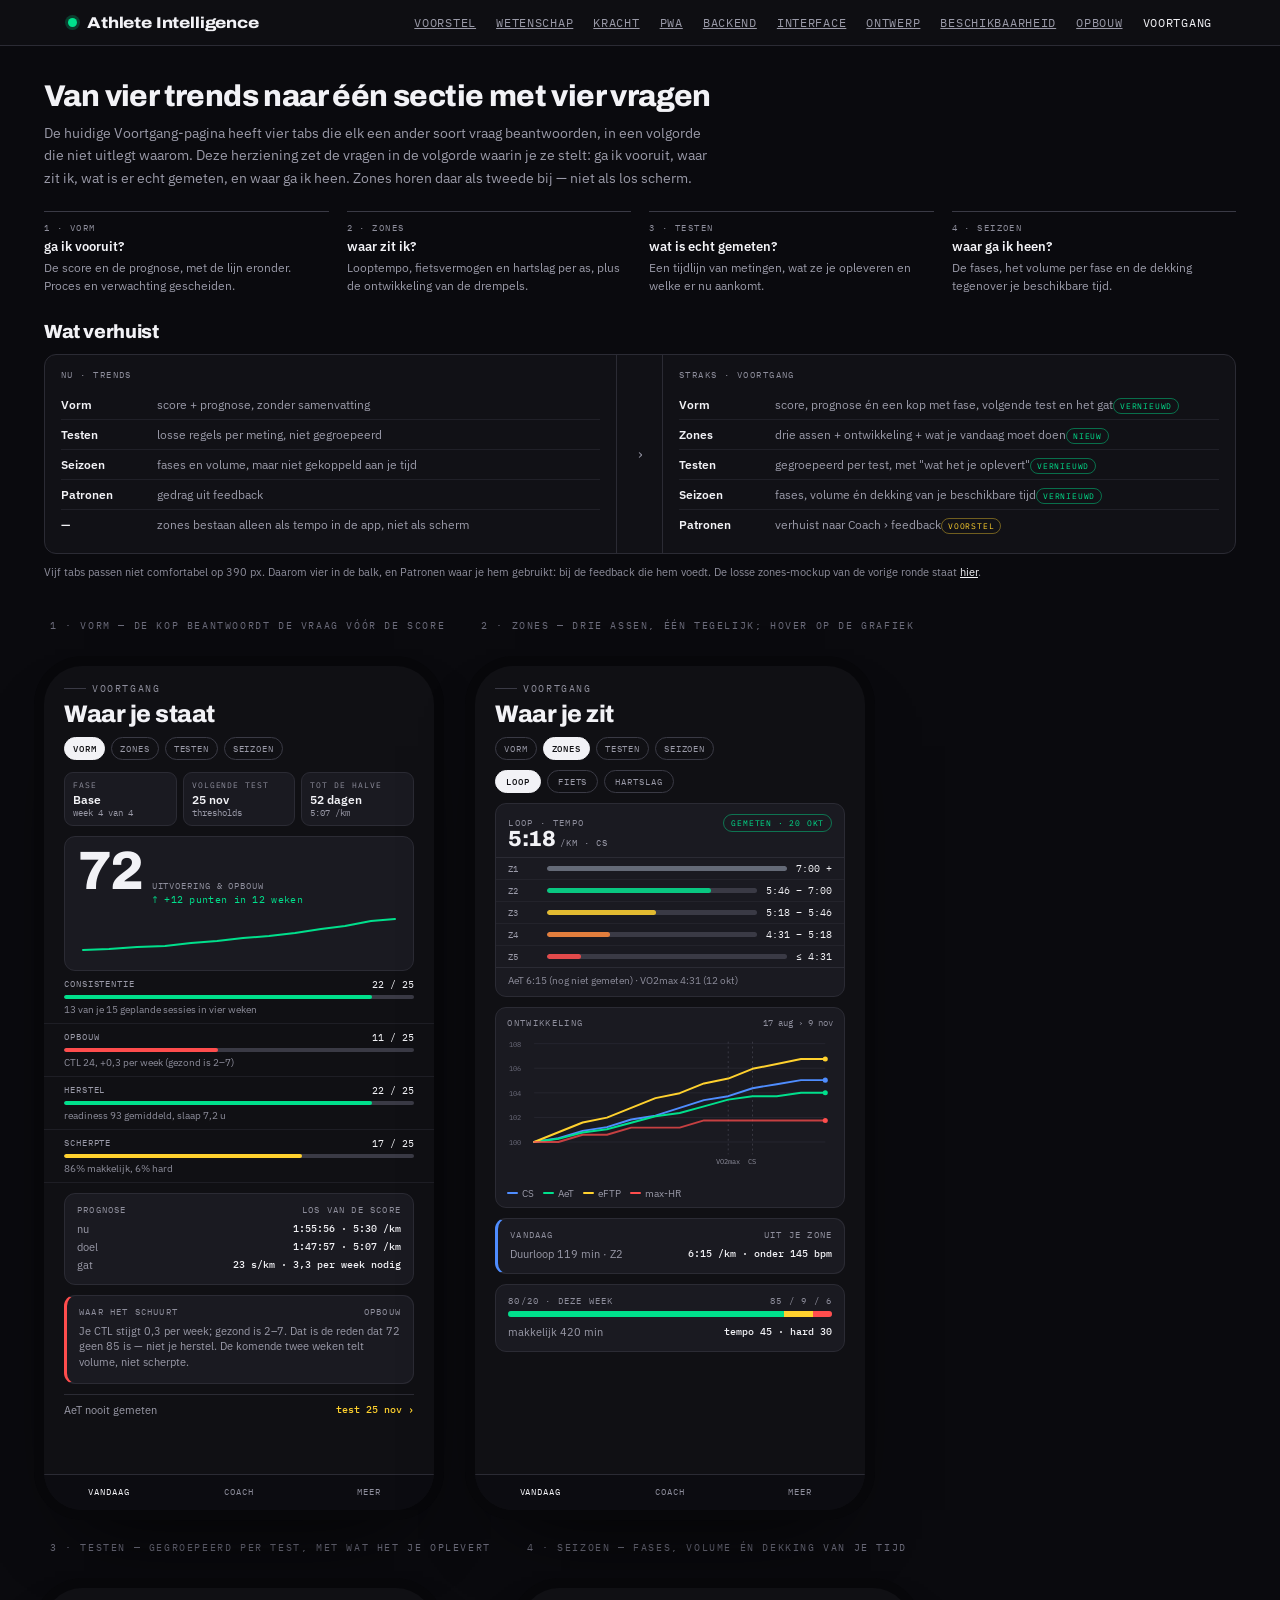
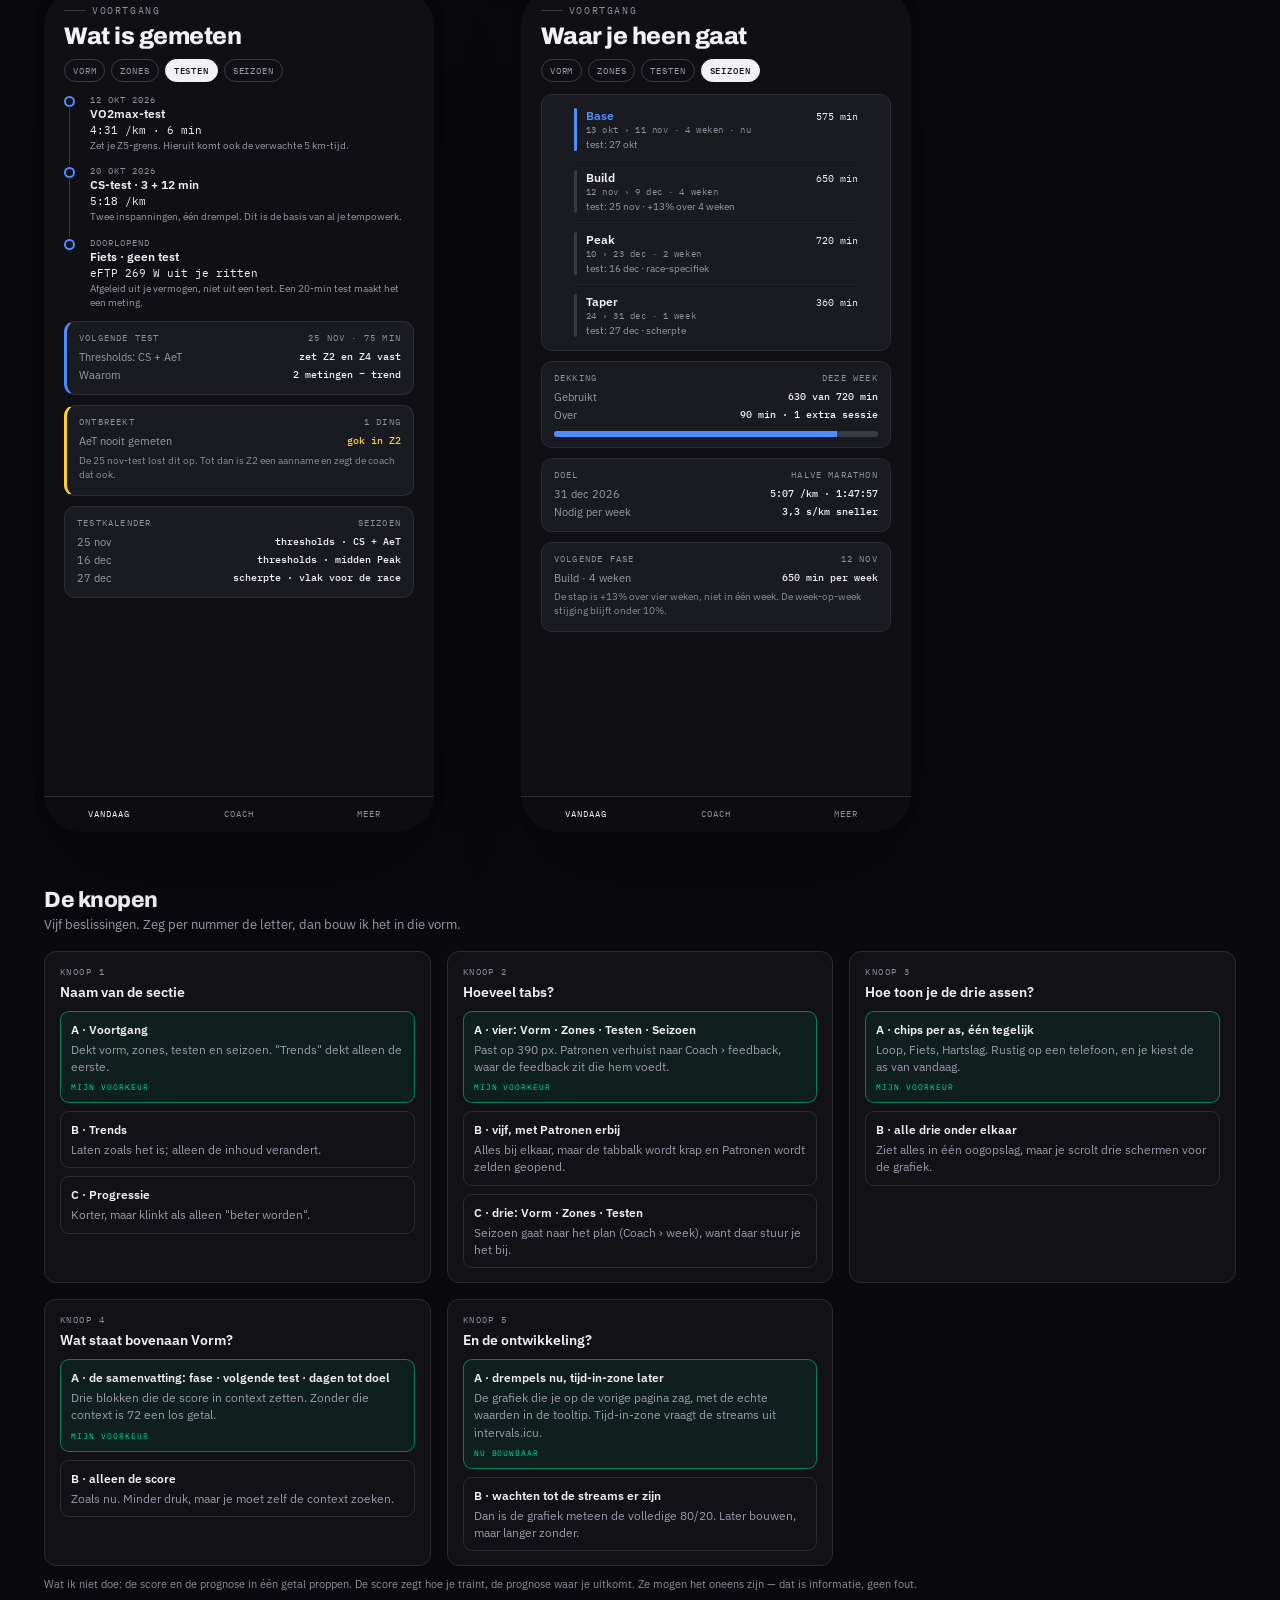
<file: voortgang.html>
<!DOCTYPE html>
<html lang="nl">
<head>
<meta charset="utf-8">
<meta name="viewport" content="width=device-width, initial-scale=1">
<title>Voortgang — complete herziening · Athlete Intelligence</title>
<meta name="description" content="Van vier losse trends naar één sectie die vier vragen beantwoordt: ga ik vooruit, waar zit ik, wat is gemeten, waar ga ik heen.">
<link rel="preconnect" href="https://fonts.googleapis.com">
<link rel="preconnect" href="https://fonts.gstatic.com" crossorigin>
<link href="https://fonts.googleapis.com/css2?family=Archivo:wdth,wght@62..125,400..900&amp;family=IBM+Plex+Mono:wght@400;500&amp;family=IBM+Plex+Sans:wght@400;500;600&amp;display=swap" rel="stylesheet">
<style>
  :root{
    --void:#101014; --surface:#1a1a21; --surface-2:#23232b; --line:#2b2b34; --line-2:#3a3a45;
    --text:#f2f2f6; --muted:#9a9aa8; --dim:#8e8e9c;
    --fitness:#4f8dff; --fatigue:#ff4d4d; --form:#00e08c; --easy:#ffd12e;
    --radius:18px; --radius-sm:11px;
    --mono:"IBM Plex Mono",monospace; --sans:"IBM Plex Sans",sans-serif; --display:"Archivo",sans-serif;
  }
  *{box-sizing:border-box}
  body{margin:0;background:#0a0a0e;color:var(--text);font-family:var(--sans);-webkit-font-smoothing:antialiased}
  .mh{display:flex;align-items:center;justify-content:space-between;gap:16px;padding:16px 20px;border-bottom:1px solid var(--line);font-size:.9rem}
  .mh span:first-child{font-family:var(--mono);font-size:.62rem;letter-spacing:.14em;text-transform:uppercase;color:var(--muted)}
  .mh span:last-child{font-family:var(--mono);font-size:.62rem;letter-spacing:.14em;text-transform:uppercase;color:var(--dim);white-space:nowrap}

  .pitch{max-width:2400px;padding:34px 44px 6px}
  .pitch h1{font-family:var(--display);font-weight:800;font-size:30px;letter-spacing:-.02em;margin:0 0 10px}
  .pitch .lead{margin:0;max-width:84ch;font-size:14px;line-height:1.6;color:var(--muted)}
  .principles{display:grid;grid-template-columns:repeat(4,minmax(0,1fr));gap:18px;margin-top:22px}
  .pr{border-top:1px solid var(--line-2);padding-top:10px}
  .pr .lab{font-family:var(--mono);font-size:9px;letter-spacing:.16em;text-transform:uppercase;color:var(--dim)}
  .pr b{display:block;margin:5px 0 4px;font-size:13px;font-weight:600}
  .pr p{margin:0;font-size:12px;line-height:1.5;color:var(--muted)}

  /* de kaart: wat verhuist */
  .map{max-width:2400px;padding:20px 44px 4px}
  .map h2{font-family:var(--display);font-weight:800;font-size:19px;letter-spacing:-.02em;margin:0 0 12px}
  .mapgrid{display:grid;grid-template-columns:1fr 46px 1fr;gap:0;border:1px solid var(--line);border-radius:12px;overflow:hidden;background:#111116}
  .mcol{padding:14px 16px}
  .mcol--old{border-right:1px solid var(--line)}
  .mcol h3{margin:0 0 10px;font-family:var(--mono);font-size:9px;letter-spacing:.16em;text-transform:uppercase;color:var(--dim);font-weight:400}
  .mrow{display:grid;grid-template-columns:86px 1fr auto;align-items:center;gap:10px;padding:7px 0;border-top:1px solid color-mix(in srgb,var(--line) 60%,transparent);font-size:12px;color:var(--muted)}
  .mrow span:nth-child(2){text-align:left}
  .mrow:first-of-type{border-top:0}
  .mrow b{color:var(--text);font-weight:600}
  .mrow .tagn{font-family:var(--mono);font-size:8px;letter-spacing:.1em;text-transform:uppercase;color:var(--dim);border:1px solid var(--line-2);border-radius:100px;padding:2px 6px;white-space:nowrap}
  .mrow .tagn--new{color:var(--form);border-color:color-mix(in srgb,var(--form) 45%,transparent)}
  .mrow .tagn--out{color:var(--easy);border-color:color-mix(in srgb,var(--easy) 40%,transparent)}
  .mmid{display:flex;align-items:center;justify-content:center;color:var(--dim);font-family:var(--mono);font-size:14px;border-right:1px solid var(--line)}

  .stage{display:flex;flex-wrap:wrap;gap:30px;padding:22px 44px 20px;align-items:flex-start}
  .frame{
    width:390px;height:844px;border-radius:38px;overflow:hidden;position:relative;flex:none;
    background:var(--void);box-shadow:0 0 0 10px #07070a,0 40px 80px -40px #000;
    display:flex;flex-direction:column;
  }
  .frame>*{flex-shrink:0}
  .cap{font-family:var(--mono);font-size:10px;letter-spacing:.16em;text-transform:uppercase;color:#6b6b7a;padding:0 0 12px 6px;height:48px;line-height:1.5}
  .eyebrow{display:flex;align-items:center;gap:.6em;font-family:var(--mono);font-size:10px;letter-spacing:.16em;text-transform:uppercase;color:var(--dim);padding:16px 20px 6px}
  .eyebrow::before{content:"";width:22px;height:1px;background:var(--line-2)}
  .head{font-family:var(--display);font-weight:800;font-size:24px;letter-spacing:-.02em;margin:0;padding:0 20px}
  .sub{margin:5px 20px 0;font-size:11.5px;line-height:1.5;color:var(--muted)}

  /* tabs */
  .vtabs{display:flex;gap:6px;padding:10px 20px 0;overflow:hidden}
  .vtab{font-family:var(--mono);font-size:8.5px;letter-spacing:.1em;text-transform:uppercase;border:1px solid var(--line-2);border-radius:100px;padding:5px 8px;color:var(--muted);white-space:nowrap}
  .vtab--on{background:var(--text);border-color:var(--text);color:var(--void);font-weight:500}

  /* samenvatting */
  .summary{display:flex;gap:6px;margin:12px 20px 0}
  .sbox{flex:1;border:1px solid var(--line);border-radius:9px;background:var(--surface);padding:7px 8px;min-width:0}
  .sbox .l{font-family:var(--mono);font-size:8px;letter-spacing:.12em;text-transform:uppercase;color:var(--dim);white-space:nowrap;overflow:hidden;text-overflow:ellipsis}
  .sbox .v{font-size:11.5px;font-weight:600;margin-top:2px;white-space:nowrap;overflow:hidden;text-overflow:ellipsis}
  .sbox .v small{display:block;font-family:var(--mono);font-size:9px;font-weight:400;color:var(--muted)}

  /* score */
  .scorecard{border:1px solid var(--line);border-radius:var(--radius-sm);background:var(--surface);margin:10px 20px 0;padding:12px 13px 10px}
  .score-row{display:flex;align-items:baseline;gap:10px}
  .score-num{font-family:var(--display);font-weight:800;font-size:54px;line-height:.85;letter-spacing:-.04em}
  .score-meta{display:flex;flex-direction:column;gap:2px}
  .score-meta .l{font-family:var(--mono);font-size:9px;letter-spacing:.1em;text-transform:uppercase;color:var(--dim)}
  .score-delta{font-family:var(--mono);font-size:10px;color:var(--form);letter-spacing:.03em}

  .part{display:grid;grid-template-columns:1fr auto;gap:4px 10px;padding:7px 20px;border-bottom:1px solid color-mix(in srgb,var(--line) 55%,transparent)}
  .part:last-of-type{border-bottom:0}
  .part .nm{font-family:var(--mono);font-size:9px;letter-spacing:.1em;text-transform:uppercase;color:var(--muted)}
  .part .val{font-family:var(--mono);font-size:10px;color:var(--text)}
  .part .bar{grid-column:1/-1;height:4px;border-radius:2px;background:var(--line-2);overflow:hidden}
  .part .bar i{display:block;height:100%;border-radius:2px}
  .part .why{grid-column:1/-1;font-size:10px;color:var(--dim)}

  .block{border:1px solid var(--line);border-radius:var(--radius-sm);background:var(--surface);margin:10px 20px 0;padding:10px 12px}
  .block .l{font-family:var(--mono);font-size:8.5px;letter-spacing:.14em;text-transform:uppercase;color:var(--dim);margin-bottom:5px;display:flex;justify-content:space-between;gap:8px}
  .block .row{display:flex;justify-content:space-between;gap:10px;font-size:11px;color:var(--muted);padding:2px 0}
  .block .row b{font-family:var(--mono);font-size:10px;color:var(--text);font-weight:500;white-space:nowrap}
  .block--gap{border-left:3px solid var(--easy)}
  .block--gap b{color:var(--easy)}

  /* zone-as + chips */
  .chips{display:flex;gap:6px;padding:10px 20px 0}
  .chip-a{font-family:var(--mono);font-size:9px;letter-spacing:.1em;text-transform:uppercase;border:1px solid var(--line-2);border-radius:100px;padding:5px 10px;color:var(--muted)}
  .chip-a--on{background:var(--text);border-color:var(--text);color:var(--void);font-weight:500}
  .axis{border:1px solid var(--line);border-radius:var(--radius-sm);background:var(--surface);margin:10px 20px 0;overflow:hidden}
  .axis__top{display:flex;align-items:baseline;justify-content:space-between;gap:10px;padding:10px 12px 7px;border-bottom:1px solid var(--line)}
  .axis__name{font-family:var(--mono);font-size:8.5px;letter-spacing:.16em;text-transform:uppercase;color:var(--dim)}
  .axis__val{font-family:var(--display);font-weight:800;font-size:22px;letter-spacing:-.02em;line-height:1}
  .axis__val small{font-family:var(--mono);font-size:9px;font-weight:400;letter-spacing:.1em;color:var(--muted);margin-left:5px}
  .axis__status{font-family:var(--mono);font-size:8px;letter-spacing:.1em;text-transform:uppercase;padding:3px 7px;border-radius:100px;border:1px solid var(--line-2);color:var(--muted);white-space:nowrap}
  .axis__status--ok{color:var(--form);border-color:color-mix(in srgb,var(--form) 45%,transparent)}
  .axis__status--weak{color:var(--easy);border-color:color-mix(in srgb,var(--easy) 45%,transparent)}
  .zrow{display:grid;grid-template-columns:30px 1fr auto;gap:9px;align-items:center;padding:4px 12px;border-top:1px solid color-mix(in srgb,var(--line) 55%,transparent);font-size:11px}
  .zrow:first-of-type{border-top:0}
  .zrow__z{font-family:var(--mono);font-size:8.5px;color:var(--muted)}
  .zrow__bar{height:5px;border-radius:3px;background:var(--line-2);position:relative;overflow:hidden}
  .zrow__bar i{position:absolute;inset:0;border-radius:3px;opacity:.85}
  .zrow__txt{font-family:var(--mono);font-size:9.5px;color:var(--text);white-space:nowrap}
  .z1 i{background:#6b7280}.z2 i{background:var(--form)}.z3 i{background:var(--easy)}.z4 i{background:#ff8a3d}.z5 i{background:var(--fatigue)}
  .axis__foot{padding:6px 12px 8px;border-top:1px solid var(--line);font-size:10px;color:var(--dim);line-height:1.45}

  /* chart */
  .chartcard{margin:10px 20px 0;border:1px solid var(--line);border-radius:var(--radius-sm);background:var(--surface);padding:9px 9px 7px;position:relative}
  .chartcard__lab{display:flex;justify-content:space-between;align-items:baseline;padding:0 2px 4px}
  .chartcard__lab b{font-family:var(--mono);font-size:8.5px;letter-spacing:.16em;text-transform:uppercase;color:var(--dim);font-weight:400}
  .chartcard__lab span{font-family:var(--mono);font-size:8.5px;color:var(--dim)}
  .legend{display:flex;flex-wrap:wrap;gap:4px 9px;padding:5px 2px 0}
  .lg{display:inline-flex;align-items:center;gap:4px;font-size:9.5px;color:var(--muted);cursor:pointer;user-select:none}
  .lg i{width:11px;height:2px;border-radius:2px;display:inline-block}
  .lg.off{opacity:.35}
  .tip{position:absolute;pointer-events:none;background:#0b0b10;border:1px solid var(--line-2);border-radius:9px;padding:7px 8px;font-size:9.5px;line-height:1.4;color:var(--text);box-shadow:0 12px 30px -12px #000;min-width:145px;opacity:0;transition:opacity .12s;z-index:5}
  .tip__date{font-family:var(--mono);font-size:8.5px;letter-spacing:.12em;text-transform:uppercase;color:var(--muted);margin-bottom:3px}
  .tip__row{display:flex;justify-content:space-between;gap:12px}
  .tip__row b{font-family:var(--mono);font-weight:500}

  /* testen */
  .tl{margin:12px 20px 0;position:relative}
  .tli{display:grid;grid-template-columns:16px 1fr;gap:10px;padding-bottom:12px;position:relative}
  .tli:last-child{padding-bottom:0}
  .tli::before{content:"";position:absolute;left:5px;top:12px;bottom:0;width:1px;background:var(--line-2)}
  .tli:last-child::before{display:none}
  .tli .dot{width:11px;height:11px;border-radius:50%;border:2px solid var(--fitness);background:var(--void);margin-top:2px}
  .tli--weak .dot{border-color:var(--easy)}
  .tli .date{font-family:var(--mono);font-size:8.5px;letter-spacing:.12em;text-transform:uppercase;color:var(--dim)}
  .tli .name{font-size:12px;font-weight:600;margin-top:1px}
  .tli .val{font-family:var(--mono);font-size:11px;color:var(--text);margin-top:2px}
  .tli .note{font-size:10px;color:var(--muted);margin-top:2px;line-height:1.45}

  /* seizoen */
  .phase{display:flex;gap:9px;margin:0 20px;padding:9px 0;border-top:1px solid color-mix(in srgb,var(--line) 60%,transparent)}
  .phase:first-of-type{border-top:0}
  .phase__bar{width:3px;border-radius:2px;background:var(--line-2);flex:none}
  .phase--now .phase__bar{background:var(--fitness)}
  .phase__b{flex:1;min-width:0}
  .phase__top{display:flex;justify-content:space-between;gap:8px;align-items:baseline}
  .phase__nm{font-size:12px;font-weight:600}
  .phase--now .phase__nm{color:var(--fitness)}
  .phase__min{font-family:var(--mono);font-size:9.5px;color:var(--text)}
  .phase__meta{font-family:var(--mono);font-size:8.5px;letter-spacing:.06em;color:var(--dim);margin-top:1px}
  .phase__tests{font-size:9.5px;color:var(--muted);margin-top:3px}

  .decide{max-width:2400px;padding:10px 44px 70px}
  .decide h2{font-family:var(--display);font-weight:800;font-size:22px;letter-spacing:-.02em;margin:26px 0 4px}
  .decide .lead{margin:0 0 18px;font-size:13px;color:var(--muted);max-width:80ch}
  .cards{display:grid;grid-template-columns:repeat(auto-fit,minmax(290px,1fr));gap:16px}
  .qcard{border:1px solid var(--line);border-radius:12px;background:#111116;padding:14px 15px}
  .qcard .no{font-family:var(--mono);font-size:9px;letter-spacing:.16em;text-transform:uppercase;color:var(--dim)}
  .qcard h3{margin:6px 0 10px;font-size:14px;font-weight:600}
  .opt{border:1px solid var(--line);border-radius:9px;padding:9px 10px;margin-top:8px;font-size:11.5px;line-height:1.5;color:var(--muted)}
  .opt b{display:block;color:var(--text);font-weight:600;margin-bottom:2px;font-size:12px}
  .opt--pick{border-color:color-mix(in srgb,var(--form) 50%,transparent);background:color-mix(in srgb,var(--form) 7%,transparent)}
  .opt .tag{display:block;margin-top:6px;font-family:var(--mono);font-size:8px;letter-spacing:.12em;text-transform:uppercase;color:var(--form)}
  .note{font-size:11px;color:var(--dim);margin-top:10px;line-height:1.5}

  .tabbar{margin-top:auto;display:flex;border-top:1px solid var(--line);background:#0c0c11}
  .tabbar div{flex:1;text-align:center;padding:11px 4px 13px;font-size:10px;color:var(--dim)}
  .tabbar div b{display:block;font-family:var(--mono);font-size:9px;letter-spacing:.1em;text-transform:uppercase;font-weight:400}
  .tabbar div.on{color:var(--text)}

  /* deck-nav */
  .nav{position:sticky;top:0;z-index:100;backdrop-filter:blur(14px);background:color-mix(in srgb,var(--void) 82%,transparent);border-bottom:1px solid var(--line)}
  .nav-inner{max-width:1200px;margin:0 auto;padding:14px 28px;display:flex;align-items:center;gap:26px}
  .brand{font-family:var(--display);font-variation-settings:"wdth" 116;font-weight:800;font-size:.98rem;letter-spacing:-.01em;color:var(--text);display:flex;align-items:center;gap:10px}
  .brand .dot{width:9px;height:9px;border-radius:50%;background:var(--form);box-shadow:0 0 0 3px color-mix(in srgb,var(--form) 22%,transparent)}
  .nav-links{display:flex;gap:20px;margin-left:auto}
  .nav-links a{font-family:var(--mono);font-size:.75rem;letter-spacing:.06em;text-transform:uppercase;color:var(--muted)}
  .nav-links a:hover,.nav-links a[aria-current="page"]{color:var(--text);text-decoration:none}

  @media (max-width:900px){
    .pitch,.stage,.decide,.map{padding-left:18px;padding-right:18px}
    .principles{grid-template-columns:1fr 1fr}
    .mapgrid{grid-template-columns:1fr}
    .mcol--old,.mmid{border-right:0;border-bottom:1px solid var(--line)}
    .mmid{padding:6px 0}
    .nav-inner{align-items:flex-start;flex-wrap:wrap}
    .nav-links{gap:8px 12px;flex-wrap:wrap}
  }
</style>
</head>
<body>
<nav class="nav">
  <div class="nav-inner">
    <span class="brand"><span class="dot"></span>Athlete&nbsp;Intelligence</span>
    <div class="nav-links">
      <a href="index.html">Voorstel</a>
      <a href="science.html">Wetenschap</a>
      <a href="strength.html">Kracht</a>
      <a href="pwa.html">PWA</a>
      <a href="backend.html">Backend</a>
      <a href="frontend.html">Interface</a>
      <a href="design.html">Ontwerp</a>
      <a href="beschikbaarheid.html">Beschikbaarheid</a>
      <a href="opbouw.html">Opbouw</a>
      <a href="voortgang.html" aria-current="page">Voortgang</a>
    </div>
  </div>
</nav>

<section class="pitch">
  <h1>Van vier trends naar één sectie met vier vragen</h1>
  <p class="lead">
    De huidige Voortgang-pagina heeft vier tabs die elk een ander soort vraag beantwoorden, in een volgorde
    die niet uitlegt waarom. Deze herziening zet de vragen in de volgorde waarin je ze stelt: ga ik vooruit,
    waar zit ik, wat is er echt gemeten, en waar ga ik heen. Zones horen daar als tweede bij — niet als los
    scherm.
  </p>
  <div class="principles">
    <div class="pr"><div class="lab">1 · vorm</div><b>ga ik vooruit?</b><p>De score en de prognose, met de lijn eronder. Proces en verwachting gescheiden.</p></div>
    <div class="pr"><div class="lab">2 · zones</div><b>waar zit ik?</b><p>Looptempo, fietsvermogen en hartslag per as, plus de ontwikkeling van de drempels.</p></div>
    <div class="pr"><div class="lab">3 · testen</div><b>wat is echt gemeten?</b><p>Een tijdlijn van metingen, wat ze je opleveren en welke er nu aankomt.</p></div>
    <div class="pr"><div class="lab">4 · seizoen</div><b>waar ga ik heen?</b><p>De fases, het volume per fase en de dekking tegenover je beschikbare tijd.</p></div>
  </div>
</section>

<section class="map">
  <h2>Wat verhuist</h2>
  <div class="mapgrid">
    <div class="mcol mcol--old">
      <h3>nu · trends</h3>
      <div class="mrow"><b>Vorm</b><span>score + prognose, zonder samenvatting</span></div>
      <div class="mrow"><b>Testen</b><span>losse regels per meting, niet gegroepeerd</span></div>
      <div class="mrow"><b>Seizoen</b><span>fases en volume, maar niet gekoppeld aan je tijd</span></div>
      <div class="mrow"><b>Patronen</b><span>gedrag uit feedback</span></div>
      <div class="mrow"><b>—</b><span>zones bestaan alleen als tempo in de app, niet als scherm</span></div>
    </div>
    <div class="mmid">›</div>
    <div class="mcol">
      <h3>straks · voortgang</h3>
      <div class="mrow"><b>Vorm</b><span>score, prognose én een kop met fase, volgende test en het gat<span class="tagn tagn--new">vernieuwd</span></span></div>
      <div class="mrow"><b>Zones</b><span>drie assen + ontwikkeling + wat je vandaag moet doen<span class="tagn tagn--new">nieuw</span></span></div>
      <div class="mrow"><b>Testen</b><span>gegroepeerd per test, met "wat het je oplevert"<span class="tagn tagn--new">vernieuwd</span></span></div>
      <div class="mrow"><b>Seizoen</b><span>fases, volume én dekking van je beschikbare tijd<span class="tagn tagn--new">vernieuwd</span></span></div>
      <div class="mrow"><b>Patronen</b><span>verhuist naar Coach › feedback<span class="tagn tagn--out">voorstel</span></span></div>
    </div>
  </div>
  <p class="note">Vijf tabs passen niet comfortabel op 390 px. Daarom vier in de balk, en Patronen waar je hem gebruikt: bij de feedback die hem voedt. De losse zones-mockup van de vorige ronde staat <a href="zones.html" style="color:var(--text)">hier</a>.</p>
</section>

<div class="stage">

  <!-- 1 VORM -->
  <div>
    <div class="cap">1 · vorm — de kop beantwoordt de vraag vóór de score</div>
    <div class="frame">
      <div class="eyebrow">Voortgang</div>
      <h1 class="head">Waar je staat</h1>
      <div class="vtabs">
        <span class="vtab vtab--on">vorm</span><span class="vtab">zones</span><span class="vtab">testen</span><span class="vtab">seizoen</span>
      </div>

      <div class="summary">
        <div class="sbox"><div class="l">fase</div><div class="v">Base<small>week 4 van 4</small></div></div>
        <div class="sbox"><div class="l">volgende test</div><div class="v">25 nov<small>thresholds</small></div></div>
        <div class="sbox"><div class="l">tot de halve</div><div class="v">52 dagen<small>5:07 /km</small></div></div>
      </div>

      <div class="scorecard">
        <div class="score-row">
          <div class="score-num">72</div>
          <div class="score-meta">
            <div class="l">uitvoering &amp; opbouw</div>
            <div class="score-delta">↑ +12 punten in 12 weken</div>
          </div>
        </div>
        <svg viewBox="0 0 320 44" width="100%" height="44" aria-hidden="true" style="margin-top:6px">
          <polyline points="4,38 30,37 58,35 86,34 112,31 138,29 164,26 190,24 216,21 242,17 266,14 292,9 316,7" fill="none" stroke="#00e08c" stroke-width="2" stroke-linecap="round" stroke-linejoin="round"/>
        </svg>
      </div>

      <div class="part"><span class="nm">consistentie</span><span class="val">22 / 25</span><span class="bar"><i style="width:88%;background:var(--form)"></i></span><span class="why">13 van je 15 geplande sessies in vier weken</span></div>
      <div class="part"><span class="nm">opbouw</span><span class="val">11 / 25</span><span class="bar"><i style="width:44%;background:var(--fatigue)"></i></span><span class="why">CTL 24, +0,3 per week (gezond is 2–7)</span></div>
      <div class="part"><span class="nm">herstel</span><span class="val">22 / 25</span><span class="bar"><i style="width:88%;background:var(--form)"></i></span><span class="why">readiness 93 gemiddeld, slaap 7,2 u</span></div>
      <div class="part"><span class="nm">scherpte</span><span class="val">17 / 25</span><span class="bar"><i style="width:68%;background:var(--easy)"></i></span><span class="why">86% makkelijk, 6% hard</span></div>

      <div class="block">
        <div class="l"><span>prognose</span><span>los van de score</span></div>
        <div class="row"><span>nu</span><b>1:55:56 · 5:30 /km</b></div>
        <div class="row"><span>doel</span><b>1:47:57 · 5:07 /km</b></div>
        <div class="row"><span>gat</span><b>23 s/km · 3,3 per week nodig</b></div>
      </div>

      <div class="block" style="border-left:3px solid var(--fatigue)">
        <div class="l"><span>waar het schuurt</span><span>opbouw</span></div>
        <div class="row" style="display:block;color:var(--muted);font-size:10.5px;line-height:1.5">Je CTL stijgt 0,3 per week; gezond is 2–7. Dat is de reden dat 72 geen 85 is — niet je herstel. De komende twee weken telt volume, niet scherpte.</div>
      </div>

      <div class="gapone" style="margin:10px 20px 0;display:flex;justify-content:space-between;gap:8px;font-size:10.5px;color:var(--muted);border-top:1px solid var(--line);padding-top:8px"><span>AeT nooit gemeten</span><b style="font-family:var(--mono);font-size:9.5px;font-weight:500;color:var(--easy)">test 25 nov ›</b></div>

      <div class="tabbar"><div class="on"><b>Vandaag</b></div><div><b>Coach</b></div><div><b>Meer</b></div></div>
    </div>
  </div>

  <!-- 2 ZONES -->
  <div>
    <div class="cap">2 · zones — drie assen, één tegelijk; hover op de grafiek</div>
    <div class="frame">
      <div class="eyebrow">Voortgang</div>
      <h1 class="head">Waar je zit</h1>
      <div class="vtabs">
        <span class="vtab">vorm</span><span class="vtab vtab--on">zones</span><span class="vtab">testen</span><span class="vtab">seizoen</span>
      </div>

      <div class="chips" id="chips">
        <span class="chip-a chip-a--on" data-axis="loop">loop</span>
        <span class="chip-a" data-axis="fiets">fiets</span>
        <span class="chip-a" data-axis="hr">hartslag</span>
      </div>

      <div class="axis" id="axisCard">
        <div class="axis__top">
          <div>
            <div class="axis__name" id="axName">Loop · tempo</div>
            <div class="axis__val" id="axVal">5:18<small>/KM · CS</small></div>
          </div>
          <span class="axis__status axis__status--ok" id="axStatus">gemeten · 20 okt</span>
        </div>
        <div id="axRows"></div>
        <div class="axis__foot" id="axFoot">AeT 6:15 (nog niet gemeten) · VO2max 4:31 (12 okt)</div>
      </div>

      <div class="chartcard" id="chartCard">
        <div class="chartcard__lab"><b>ontwikkeling</b><span>17 aug › 9 nov</span></div>
        <svg id="chart" viewBox="0 0 340 150" width="100%" role="img" aria-label="Ontwikkeling van CS, AeT, eFTP en max-hartslag over twaalf weken">
          <g id="grid"></g><g id="tests"></g><g id="lines"></g>
          <line id="cursor" x1="0" x2="0" y1="10" y2="126" stroke="#5a5a6a" stroke-width="1" stroke-dasharray="3 3" opacity="0"/>
        </svg>
        <div class="legend" id="legend">
          <span class="lg" data-k="cs"><i style="background:#4f8dff"></i>CS</span>
          <span class="lg" data-k="aet"><i style="background:#00e08c"></i>AeT</span>
          <span class="lg" data-k="ftp"><i style="background:#ffd12e"></i>eFTP</span>
          <span class="lg" data-k="hr"><i style="background:#ff4d4d"></i>max-HR</span>
        </div>
        <div class="tip" id="tip"></div>
      </div>

      <div class="block" style="border-left:3px solid var(--fitness)">
        <div class="l"><span>vandaag</span><span>uit je zone</span></div>
        <div class="row"><span>Duurloop 119 min · Z2</span><b>6:15 /km · onder 145 bpm</b></div>
      </div>

      <div class="block">
        <div class="l"><span>80/20 · deze week</span><span>85 / 9 / 6</span></div>
        <div style="display:flex;height:6px;border-radius:3px;overflow:hidden;background:var(--line-2);margin:4px 0 6px"><i style="width:85%;background:var(--form)"></i><i style="width:9%;background:var(--easy)"></i><i style="width:6%;background:var(--fatigue)"></i></div>
        <div class="row"><span>makkelijk 420 min</span><b>tempo 45 · hard 30</b></div>
      </div>

      <div class="tabbar"><div class="on"><b>Vandaag</b></div><div><b>Coach</b></div><div><b>Meer</b></div></div>
    </div>
  </div>

  <!-- 3 TESTEN -->
  <div>
    <div class="cap">3 · testen — gegroepeerd per test, met wat het je oplevert</div>
    <div class="frame">
      <div class="eyebrow">Voortgang</div>
      <h1 class="head">Wat is gemeten</h1>
      <div class="vtabs">
        <span class="vtab">vorm</span><span class="vtab">zones</span><span class="vtab vtab--on">testen</span><span class="vtab">seizoen</span>
      </div>

      <div class="tl">
        <div class="tli">
          <div class="dot"></div>
          <div>
            <div class="date">12 okt 2026</div>
            <div class="name">VO2max-test</div>
            <div class="val">4:31 /km · 6 min</div>
            <div class="note">Zet je Z5-grens. Hieruit komt ook de verwachte 5 km-tijd.</div>
          </div>
        </div>
        <div class="tli">
          <div class="dot"></div>
          <div>
            <div class="date">20 okt 2026</div>
            <div class="name">CS-test · 3 + 12 min</div>
            <div class="val">5:18 /km</div>
            <div class="note">Twee inspanningen, één drempel. Dit is de basis van al je tempowerk.</div>
          </div>
        </div>
        <div class="tli">
          <div class="dot"></div>
          <div>
            <div class="date">doorlopend</div>
            <div class="name">Fiets · geen test</div>
            <div class="val">eFTP 269 W uit je ritten</div>
            <div class="note">Afgeleid uit je vermogen, niet uit een test. Een 20-min test maakt het een meting.</div>
          </div>
        </div>
      </div>

      <div class="block" style="border-left:3px solid var(--fitness)">
        <div class="l"><span>volgende test</span><span>25 nov · 75 min</span></div>
        <div class="row"><span>Thresholds: CS + AeT</span><b>zet Z2 en Z4 vast</b></div>
        <div class="row"><span>Waarom</span><b>2 metingen = trend</b></div>
      </div>

      <div class="block block--gap">
        <div class="l"><span>ontbreekt</span><span>1 ding</span></div>
        <div class="row"><span>AeT nooit gemeten</span><b style="color:var(--easy)">gok in Z2</b></div>
        <div class="row" style="display:block;color:var(--dim);font-size:10px;line-height:1.45;padding-top:4px">De 25 nov-test lost dit op. Tot dan is Z2 een aanname en zegt de coach dat ook.</div>
      </div>

      <div class="block">
        <div class="l"><span>testkalender</span><span>seizoen</span></div>
        <div class="row"><span>25 nov</span><b>thresholds · CS + AeT</b></div>
        <div class="row"><span>16 dec</span><b>thresholds · midden Peak</b></div>
        <div class="row"><span>27 dec</span><b>scherpte · vlak voor de race</b></div>
      </div>

      <div class="tabbar"><div class="on"><b>Vandaag</b></div><div><b>Coach</b></div><div><b>Meer</b></div></div>
    </div>
  </div>

  <!-- 4 SEIZOEN -->
  <div>
    <div class="cap">4 · seizoen — fases, volume én dekking van je tijd</div>
    <div class="frame">
      <div class="eyebrow">Voortgang</div>
      <h1 class="head">Waar je heen gaat</h1>
      <div class="vtabs">
        <span class="vtab">vorm</span><span class="vtab">zones</span><span class="vtab">testen</span><span class="vtab vtab--on">seizoen</span>
      </div>

      <div style="margin:12px 20px 0;border:1px solid var(--line);border-radius:var(--radius-sm);background:var(--surface);padding:4px 12px">
        <div class="phase phase--now">
          <div class="phase__bar"></div>
          <div class="phase__b">
            <div class="phase__top"><span class="phase__nm">Base</span><span class="phase__min">575 min</span></div>
            <div class="phase__meta">13 okt › 11 nov · 4 weken · nu</div>
            <div class="phase__tests">test: 27 okt</div>
          </div>
        </div>
        <div class="phase">
          <div class="phase__bar"></div>
          <div class="phase__b">
            <div class="phase__top"><span class="phase__nm">Build</span><span class="phase__min">650 min</span></div>
            <div class="phase__meta">12 nov › 9 dec · 4 weken</div>
            <div class="phase__tests">test: 25 nov · +13% over 4 weken</div>
          </div>
        </div>
        <div class="phase">
          <div class="phase__bar"></div>
          <div class="phase__b">
            <div class="phase__top"><span class="phase__nm">Peak</span><span class="phase__min">720 min</span></div>
            <div class="phase__meta">10 › 23 dec · 2 weken</div>
            <div class="phase__tests">test: 16 dec · race-specifiek</div>
          </div>
        </div>
        <div class="phase">
          <div class="phase__bar"></div>
          <div class="phase__b">
            <div class="phase__top"><span class="phase__nm">Taper</span><span class="phase__min">360 min</span></div>
            <div class="phase__meta">24 › 31 dec · 1 week</div>
            <div class="phase__tests">test: 27 dec · scherpte</div>
          </div>
        </div>
      </div>

      <div class="block">
        <div class="l"><span>dekking</span><span>deze week</span></div>
        <div class="row"><span>Gebruikt</span><b>630 van 720 min</b></div>
        <div class="row"><span>Over</span><b>90 min · 1 extra sessie</b></div>
        <div style="height:6px;border-radius:3px;background:var(--line-2);margin-top:7px;overflow:hidden"><i style="display:block;height:100%;width:87.5%;background:var(--fitness)"></i></div>
      </div>

      <div class="block">
        <div class="l"><span>doel</span><span>halve marathon</span></div>
        <div class="row"><span>31 dec 2026</span><b>5:07 /km · 1:47:57</b></div>
        <div class="row"><span>Nodig per week</span><b>3,3 s/km sneller</b></div>
      </div>

      <div class="block">
        <div class="l"><span>volgende fase</span><span>12 nov</span></div>
        <div class="row"><span>Build · 4 weken</span><b>650 min per week</b></div>
        <div class="row" style="display:block;color:var(--dim);font-size:10px;line-height:1.45;padding-top:3px">De stap is +13% over vier weken, niet in één week. De week-op-week stijging blijft onder 10%.</div>
      </div>

      <div class="tabbar"><div class="on"><b>Vandaag</b></div><div><b>Coach</b></div><div><b>Meer</b></div></div>
    </div>
  </div>

</div>

<section class="decide">
  <h2>De knopen</h2>
  <p class="lead">Vijf beslissingen. Zeg per nummer de letter, dan bouw ik het in die vorm.</p>
  <div class="cards">
    <div class="qcard">
      <div class="no">knoop 1</div>
      <h3>Naam van de sectie</h3>
      <div class="opt opt--pick"><b>A · Voortgang</b>Dekt vorm, zones, testen en seizoen. "Trends" dekt alleen de eerste.<span class="tag">mijn voorkeur</span></div>
      <div class="opt"><b>B · Trends</b>Laten zoals het is; alleen de inhoud verandert.</div>
      <div class="opt"><b>C · Progressie</b>Korter, maar klinkt als alleen "beter worden".</div>
    </div>

    <div class="qcard">
      <div class="no">knoop 2</div>
      <h3>Hoeveel tabs?</h3>
      <div class="opt opt--pick"><b>A · vier: Vorm · Zones · Testen · Seizoen</b>Past op 390 px. Patronen verhuist naar Coach › feedback, waar de feedback zit die hem voedt.<span class="tag">mijn voorkeur</span></div>
      <div class="opt"><b>B · vijf, met Patronen erbij</b>Alles bij elkaar, maar de tabbalk wordt krap en Patronen wordt zelden geopend.</div>
      <div class="opt"><b>C · drie: Vorm · Zones · Testen</b>Seizoen gaat naar het plan (Coach › week), want daar stuur je het bij.</div>
    </div>

    <div class="qcard">
      <div class="no">knoop 3</div>
      <h3>Hoe toon je de drie assen?</h3>
      <div class="opt opt--pick"><b>A · chips per as, één tegelijk</b>Loop, Fiets, Hartslag. Rustig op een telefoon, en je kiest de as van vandaag.<span class="tag">mijn voorkeur</span></div>
      <div class="opt"><b>B · alle drie onder elkaar</b>Ziet alles in één oogopslag, maar je scrolt drie schermen voor de grafiek.</div>
    </div>

    <div class="qcard">
      <div class="no">knoop 4</div>
      <h3>Wat staat bovenaan Vorm?</h3>
      <div class="opt opt--pick"><b>A · de samenvatting: fase · volgende test · dagen tot doel</b>Drie blokken die de score in context zetten. Zonder die context is 72 een los getal.<span class="tag">mijn voorkeur</span></div>
      <div class="opt"><b>B · alleen de score</b>Zoals nu. Minder druk, maar je moet zelf de context zoeken.</div>
    </div>

    <div class="qcard">
      <div class="no">knoop 5</div>
      <h3>En de ontwikkeling?</h3>
      <div class="opt opt--pick"><b>A · drempels nu, tijd-in-zone later</b>De grafiek die je op de vorige pagina zag, met de echte waarden in de tooltip. Tijd-in-zone vraagt de streams uit intervals.icu.<span class="tag">nu bouwbaar</span></div>
      <div class="opt"><b>B · wachten tot de streams er zijn</b>Dan is de grafiek meteen de volledige 80/20. Later bouwen, maar langer zonder.</div>
    </div>
  </div>
  <p class="note">
    Wat ik niet doe: de score en de prognose in één getal proppen. De score zegt hoe je traint, de prognose
    waar je uitkomt. Ze mogen het oneens zijn — dat is informatie, geen fout.
  </p>
</section>

<script>
/* ---- zone-as: chips wisselen van as ---- */
(function () {
  var axes = {
    loop: {
      name: 'Loop · tempo', val: '5:18', unit: '/KM · CS', status: 'gemeten · 20 okt', ok: true,
      rows: [['Z1','7:00 +',100],['Z2','5:46 – 7:00',78],['Z3','5:18 – 5:46',52],['Z4','4:31 – 5:18',30],['Z5','≤ 4:31',14]],
      foot: 'AeT 6:15 (nog niet gemeten) · VO2max 4:31 (12 okt)',
      today: ['Duurloop 119 min · Z2', '6:15 /km · onder 145 bpm']
    },
    fiets: {
      name: 'Fiets · vermogen', val: '269', unit: 'W · eFTP', status: 'schatting · geen meter', ok: false,
      rows: [['Z1','135 – 150 W',40],['Z2','150 – 205 W',62],['Z3','205 – 240 W',76],['Z4','245 – 285 W',88],['Z5','285 – 325 W',100]],
      foot: 'eFTP komt uit je ritten, niet uit een test. Een vermogensmeter maakt dit een meting.',
      today: ['Herstelrit 60 min · Z1', '135 – 150 W']
    },
    hr: {
      name: 'Hartslag', val: '174', unit: 'MAX · 51 RUST', status: 'ondergrens', ok: false,
      rows: [['Z1','113 – 125',100],['Z2','126 – 137',78],['Z3','138 – 149',52],['Z4','150 – 162',30],['Z5','163 – 175',14]],
      foot: 'Hoogst gemeten 174, dus je echte max ligt hoger. Met een borstband wordt dit een meting.',
      today: ['Duurloop · Z2', '126 – 137 bpm']
    }
  };
  var card = document.getElementById('axisCard');
  function render(k) {
    var a = axes[k];
    document.getElementById('axName').textContent = a.name;
    document.getElementById('axVal').innerHTML = a.val + '<small>' + a.unit + '</small>';
    var st = document.getElementById('axStatus');
    st.textContent = a.status;
    st.className = 'axis__status ' + (a.ok ? 'axis__status--ok' : 'axis__status--weak');
    document.getElementById('axRows').innerHTML = a.rows.map(function (r, i) {
      return '<div class="zrow z' + (i + 1) + '"><span class="zrow__z">' + r[0] + '</span>' +
        '<span class="zrow__bar"><i style="width:' + r[2] + '%"></i></span>' +
        '<span class="zrow__txt">' + r[1] + '</span></div>';
    }).join('');
    document.getElementById('axFoot').textContent = a.foot;
    var t = document.querySelectorAll('.frame')[1].querySelector('.block .row');
    if (t) t.innerHTML = '<span>' + a.today[0] + '</span><b>' + a.today[1] + '</b>';
  }
  document.querySelectorAll('#chips .chip-a').forEach(function (c) {
    c.addEventListener('click', function () {
      document.querySelectorAll('#chips .chip-a').forEach(function (x) { x.classList.remove('chip-a--on'); });
      c.classList.add('chip-a--on');
      render(c.getAttribute('data-axis'));
    });
  });
  render('loop');
})();

/* ---- ontwikkeling: index-grafiek met hover ---- */
(function () {
  var weeks = ['17 aug','24 aug','31 aug','7 sep','14 sep','21 sep','28 sep','5 okt','12 okt','20 okt','27 okt','3 nov','9 nov'];
  var raw = {
    cs:  [334,333,331,330,328,327,325,323,322,320,319,318,318],
    aet: [390,389,387,386,384,382,381,379,377,376,376,375,375],
    ftp: [252,254,256,257,259,261,262,264,265,267,268,269,269],
    hr:  [171,171,172,172,173,173,173,174,174,174,174,174,174]
  };
  var meta = {
    cs:  { color: '#4f8dff', name: 'CS',     fmt: function (v) { return pace(v); } },
    aet: { color: '#00e08c', name: 'AeT',    fmt: function (v) { return pace(v); } },
    ftp: { color: '#ffd12e', name: 'eFTP',   fmt: function (v) { return v + ' W'; } },
    hr:  { color: '#ff4d4d', name: 'max-HR', fmt: function (v) { return v + ' bpm'; } }
  };
  function pace(s) { var m = Math.floor(s / 60), r = Math.round(s % 60); if (r === 60) { m++; r = 0; } return m + ':' + (r < 10 ? '0' + r : r); }
  function index(k, i) { var a = raw[k][0], v = raw[k][i]; return (k === 'cs' || k === 'aet') ? (a / v) * 100 : (v / a) * 100; }

  var W = 340, L = 30, R = 330, T = 12, B = 126, n = weeks.length;
  var yMin = 99, yMax = 108;
  function X(i) { return L + (R - L) * (i / (n - 1)); }
  function Y(v) { return B - (B - T) * ((v - yMin) / (yMax - yMin)); }
  var ns = 'http://www.w3.org/2000/svg';
  function el(tag, attrs, parent) {
    var e = document.createElementNS(ns, tag);
    for (var k in attrs) e.setAttribute(k, attrs[k]);
    (parent || document.getElementById('lines')).appendChild(e);
    return e;
  }
  var grid = document.getElementById('grid');
  [100, 102, 104, 106, 108].forEach(function (v) {
    var y = Y(v);
    el('line', { x1: L, x2: R, y1: y, y2: y, stroke: '#26262f', 'stroke-width': 1 }, grid);
    var t = el('text', { x: 4, y: y + 3, fill: '#6b6b7a', 'font-size': 7, 'font-family': 'IBM Plex Mono, monospace' }, grid);
    t.textContent = v;
  });
  var tests = document.getElementById('tests');
  [{ i: 8, l: 'VO2max' }, { i: 9, l: 'CS' }].forEach(function (m) {
    el('line', { x1: X(m.i), x2: X(m.i), y1: T - 2, y2: B, stroke: '#3a3a45', 'stroke-width': 1, 'stroke-dasharray': '2 3' }, tests);
    var t = el('text', { x: X(m.i), y: B + 10, fill: '#8e8e9c', 'font-size': 7, 'text-anchor': 'middle', 'font-family': 'IBM Plex Mono, monospace' }, tests);
    t.textContent = m.l;
  });

  var visible = { cs: true, aet: true, ftp: true, hr: true };
  function draw() {
    var lines = document.getElementById('lines');
    lines.innerHTML = '';
    Object.keys(raw).forEach(function (k) {
      if (!visible[k]) return;
      var pts = [];
      for (var i = 0; i < n; i++) pts.push(X(i) + ',' + Y(index(k, i)));
      el('polyline', { points: pts.join(' '), fill: 'none', stroke: meta[k].color, 'stroke-width': 2, 'stroke-linecap': 'round', 'stroke-linejoin': 'round', opacity: k === 'hr' ? 0.75 : 1 }, lines);
      el('circle', { cx: X(n - 1), cy: Y(index(k, n - 1)), r: 2.6, fill: meta[k].color }, lines);
    });
  }
  draw();

  var card = document.getElementById('chartCard'), tip = document.getElementById('tip'), cursor = document.getElementById('cursor');
  function show(evt) {
    var svg = document.getElementById('chart');
    var srect = svg.getBoundingClientRect(), crect = card.getBoundingClientRect();
    var px = (evt.clientX - srect.left) / srect.width * W;
    var best = 0, bd = 1e9;
    for (var i = 0; i < n; i++) { var d = Math.abs(X(i) - px); if (d < bd) { bd = d; best = i; } }
    cursor.setAttribute('x1', X(best)); cursor.setAttribute('x2', X(best)); cursor.setAttribute('opacity', '0.8');
    var rows = Object.keys(raw).map(function (k) {
      return '<div class="tip__row"><span>' + meta[k].name + '</span><b style="color:' + meta[k].color + '">' + meta[k].fmt(raw[k][best]) + '</b></div>';
    }).join('');
    tip.innerHTML = '<div class="tip__date">' + weeks[best] + '</div>' + rows;
    tip.style.opacity = '1';
    var left = (evt.clientX - crect.left) + 12;
    if (left + 165 > card.clientWidth) left = (evt.clientX - crect.left) - 177;
    tip.style.left = Math.max(6, left) + 'px';
    tip.style.top = Math.max(6, Math.min((evt.clientY - crect.top) - 28, card.clientHeight - 120)) + 'px';
  }
  card.addEventListener('pointermove', show);
  card.addEventListener('pointerleave', function () { tip.style.opacity = '0'; cursor.setAttribute('opacity', '0'); });
  document.querySelectorAll('#legend .lg').forEach(function (lg) {
    lg.addEventListener('click', function () {
      var k = lg.getAttribute('data-k');
      visible[k] = !visible[k];
      lg.classList.toggle('off', !visible[k]);
      draw();
    });
  });
})();
</script>
</body>
</html>
</file>
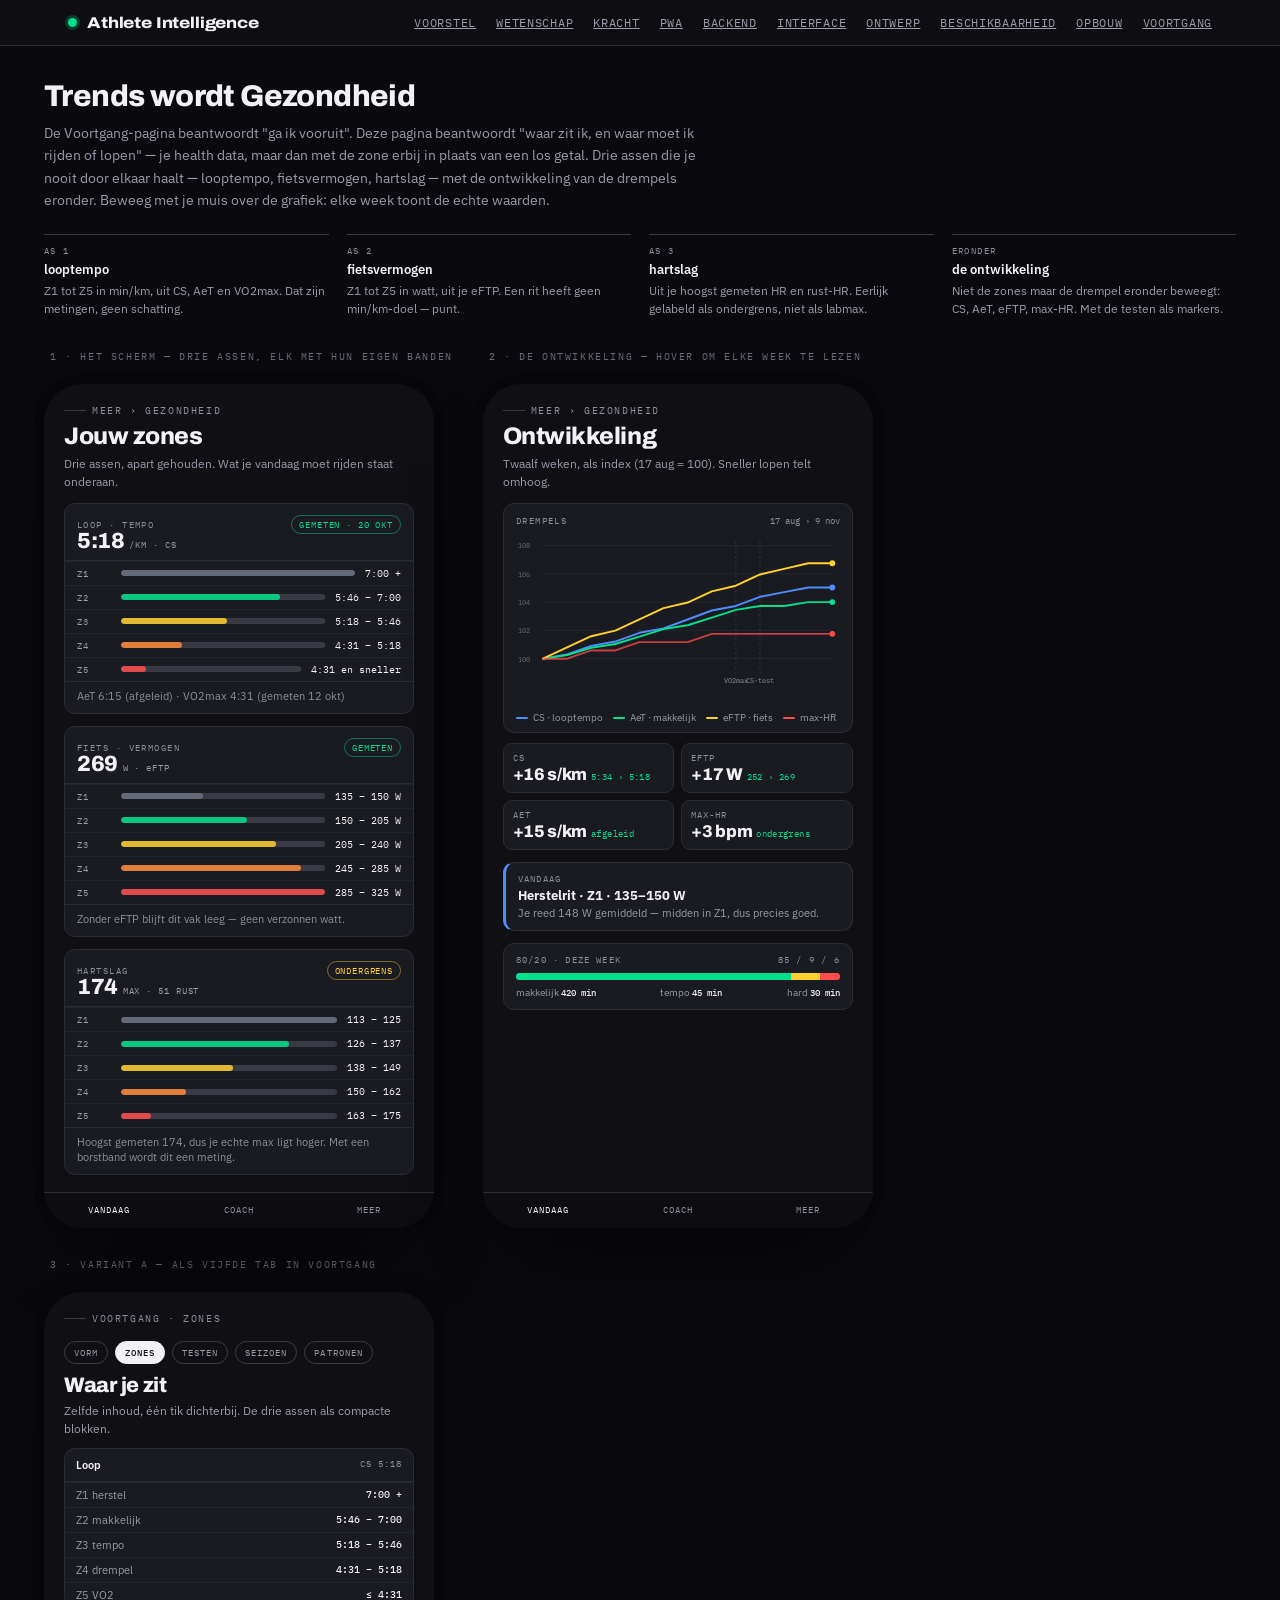
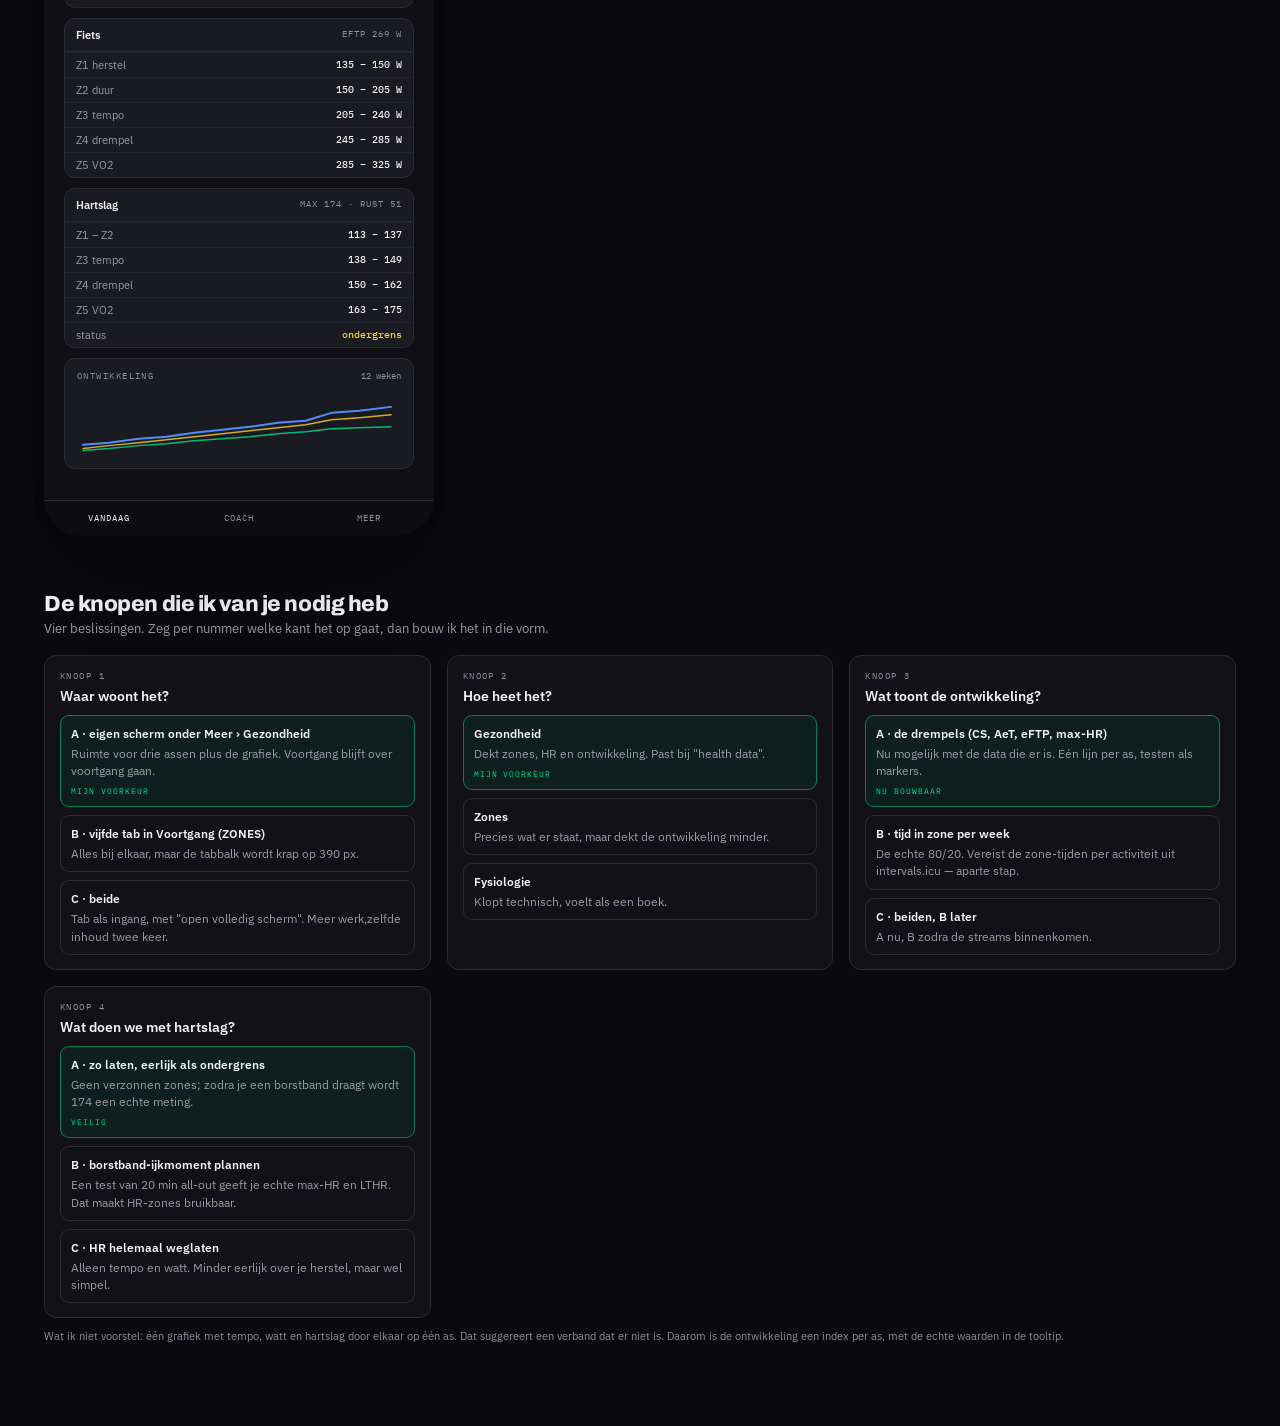
<file: zones.html>
<!DOCTYPE html>
<html lang="nl">
<head>
<meta charset="utf-8">
<meta name="viewport" content="width=device-width, initial-scale=1">
<title>Gezondheid · zones &amp; ontwikkeling · Athlete Intelligence</title>
<meta name="description" content="Één scherm voor je drie assen: looptempo, fietsvermogen en hartslag, met de ontwikkeling van de drempels eronder.">
<link rel="preconnect" href="https://fonts.googleapis.com">
<link rel="preconnect" href="https://fonts.gstatic.com" crossorigin>
<link href="https://fonts.googleapis.com/css2?family=Archivo:wdth,wght@62..125,400..900&amp;family=IBM+Plex+Mono:wght@400;500&amp;family=IBM+Plex+Sans:wght@400;500;600&amp;display=swap" rel="stylesheet">
<style>
  :root{
    --void:#101014; --surface:#1a1a21; --surface-2:#23232b; --line:#2b2b34; --line-2:#3a3a45;
    --text:#f2f2f6; --muted:#9a9aa8; --dim:#8e8e9c;
    --fitness:#4f8dff; --fatigue:#ff4d4d; --form:#00e08c; --easy:#ffd12e;
    --radius:18px; --radius-sm:11px;
    --mono:"IBM Plex Mono",monospace; --sans:"IBM Plex Sans",sans-serif; --display:"Archivo",sans-serif;
  }
  *{box-sizing:border-box}
  body{margin:0;background:#0a0a0e;color:var(--text);font-family:var(--sans);-webkit-font-smoothing:antialiased}
  .mh{display:flex;align-items:center;justify-content:space-between;gap:16px;padding:16px 20px;border-bottom:1px solid var(--line);font-size:.9rem;background:#0a0a0e}
  .mh span:first-child{font-family:var(--mono);font-size:.62rem;letter-spacing:.14em;text-transform:uppercase;color:var(--muted)}
  .mh span:last-child{font-family:var(--mono);font-size:.62rem;letter-spacing:.14em;text-transform:uppercase;color:var(--dim);white-space:nowrap}

  .pitch{max-width:2400px;padding:34px 44px 6px}
  .pitch h1{font-family:var(--display);font-weight:800;font-size:30px;letter-spacing:-.02em;margin:0 0 10px}
  .pitch .lead{margin:0;max-width:82ch;font-size:14px;line-height:1.6;color:var(--muted)}
  .principles{display:grid;grid-template-columns:repeat(4,minmax(0,1fr));gap:18px;margin-top:22px}
  .pr{border-top:1px solid var(--line-2);padding-top:10px}
  .pr .lab{font-family:var(--mono);font-size:9px;letter-spacing:.16em;text-transform:uppercase;color:var(--dim)}
  .pr b{display:block;margin:5px 0 4px;font-size:13px;font-weight:600}
  .pr p{margin:0;font-size:12px;line-height:1.5;color:var(--muted)}

  .stage{display:flex;flex-wrap:wrap;gap:30px;padding:26px 44px 20px;align-items:flex-start}
  .frame{
    width:390px;height:844px;border-radius:38px;overflow:hidden;position:relative;flex:none;
    background:var(--void);box-shadow:0 0 0 10px #07070a,0 40px 80px -40px #000;
    display:flex;flex-direction:column;
  }
  .frame>*{flex-shrink:0}
  .cap{font-family:var(--mono);font-size:10px;letter-spacing:.16em;text-transform:uppercase;color:#6b6b7a;padding:0 0 12px 6px;height:34px}
  .eyebrow{display:flex;align-items:center;gap:.6em;font-family:var(--mono);font-size:10px;letter-spacing:.16em;text-transform:uppercase;color:var(--dim);padding:20px 20px 6px}
  .eyebrow::before{content:"";width:22px;height:1px;background:var(--line-2)}
  .head{font-family:var(--display);font-weight:800;font-size:24px;letter-spacing:-.02em;margin:0;padding:0 20px}
  .sub{margin:6px 20px 0;font-size:12px;line-height:1.5;color:var(--muted)}

  .axis{border:1px solid var(--line);border-radius:var(--radius-sm);background:var(--surface);margin:12px 20px 0;overflow:hidden}
  .axis__top{display:flex;align-items:baseline;justify-content:space-between;gap:10px;padding:11px 12px 8px;border-bottom:1px solid var(--line)}
  .axis__name{font-family:var(--mono);font-size:9px;letter-spacing:.16em;text-transform:uppercase;color:var(--dim)}
  .axis__val{font-family:var(--display);font-weight:800;font-size:22px;letter-spacing:-.02em;line-height:1}
  .axis__val small{font-family:var(--mono);font-size:9px;font-weight:400;letter-spacing:.1em;color:var(--muted);margin-left:5px}
  .axis__status{font-family:var(--mono);font-size:8.5px;letter-spacing:.1em;text-transform:uppercase;padding:3px 7px;border-radius:100px;border:1px solid var(--line-2);color:var(--muted);white-space:nowrap}
  .axis__status--ok{color:var(--form);border-color:color-mix(in srgb,var(--form) 45%,transparent)}
  .axis__status--weak{color:var(--easy);border-color:color-mix(in srgb,var(--easy) 45%,transparent)}
  .zrow{display:grid;grid-template-columns:34px 1fr auto;gap:10px;align-items:center;padding:5px 12px;border-top:1px solid color-mix(in srgb,var(--line) 60%,transparent);font-size:11px}
  .zrow:first-of-type{border-top:0}
  .zrow__z{font-family:var(--mono);font-size:9px;letter-spacing:.08em;color:var(--muted)}
  .zrow__bar{height:6px;border-radius:3px;background:var(--line-2);position:relative;overflow:hidden}
  .zrow__bar i{position:absolute;inset:0;border-radius:3px;opacity:.85}
  .zrow__txt{font-family:var(--mono);font-size:10px;color:var(--text);white-space:nowrap}
  .z1 i{background:#6b7280}.z2 i{background:var(--form)}.z3 i{background:var(--easy)}.z4 i{background:#ff8a3d}.z5 i{background:var(--fatigue)}
  .axis__foot{padding:7px 12px 9px;border-top:1px solid var(--line);font-size:10.5px;color:var(--dim);line-height:1.45}

  .chartcard{margin:12px 20px 0;border:1px solid var(--line);border-radius:var(--radius-sm);background:var(--surface);padding:11px 10px 8px;position:relative}
  .chartcard__lab{display:flex;justify-content:space-between;align-items:baseline;padding:0 2px 6px}
  .chartcard__lab b{font-family:var(--mono);font-size:9px;letter-spacing:.16em;text-transform:uppercase;color:var(--dim);font-weight:400}
  .chartcard__lab span{font-family:var(--mono);font-size:9px;color:var(--dim)}
  .legend{display:flex;flex-wrap:wrap;gap:5px 10px;padding:6px 2px 0}
  .lg{display:inline-flex;align-items:center;gap:5px;font-size:10px;color:var(--muted);cursor:pointer;user-select:none}
  .lg i{width:12px;height:2px;border-radius:2px;display:inline-block}
  .lg.off{opacity:.35}
  .tip{
    position:absolute;pointer-events:none;background:#0b0b10;border:1px solid var(--line-2);border-radius:9px;
    padding:8px 9px;font-size:10px;line-height:1.45;color:var(--text);box-shadow:0 12px 30px -12px #000;
    min-width:150px;opacity:0;transition:opacity .12s;z-index:5;
  }
  .tip__date{font-family:var(--mono);font-size:9px;letter-spacing:.12em;text-transform:uppercase;color:var(--muted);margin-bottom:4px}
  .tip__row{display:flex;justify-content:space-between;gap:12px}
  .tip__row b{font-family:var(--mono);font-weight:500}
  .deltas{display:grid;grid-template-columns:1fr 1fr;gap:7px;margin:10px 20px 0}
  .delta{border:1px solid var(--line);background:var(--surface);border-radius:9px;padding:8px 9px}
  .delta .nm{font-family:var(--mono);font-size:8.5px;letter-spacing:.12em;text-transform:uppercase;color:var(--dim)}
  .delta .v{font-family:var(--display);font-weight:800;font-size:17px;letter-spacing:-.02em;margin-top:2px}
  .delta .v small{font-family:var(--mono);font-size:9px;font-weight:400;color:var(--form);margin-left:4px;letter-spacing:.04em}

  .today{margin:12px 20px 0;border:1px solid var(--line);border-left:3px solid var(--fitness);border-radius:var(--radius-sm);background:var(--surface);padding:10px 12px}
  .today .lab{font-family:var(--mono);font-size:8.5px;letter-spacing:.14em;text-transform:uppercase;color:var(--dim)}
  .today b{display:block;margin-top:3px;font-size:13px}
  .today span{display:block;margin-top:2px;font-size:11px;color:var(--muted)}

  .split{margin:12px 20px 0;border:1px solid var(--line);border-radius:var(--radius-sm);background:var(--surface);padding:10px 12px}
  .split__lab{display:flex;justify-content:space-between;gap:8px;font-family:var(--mono);font-size:8.5px;letter-spacing:.14em;text-transform:uppercase;color:var(--dim)}
  .split__bar{display:flex;height:7px;border-radius:4px;overflow:hidden;margin:8px 0 6px;background:var(--line-2)}
  .split__bar i{display:block;height:100%}
  .split__rows{display:flex;justify-content:space-between;gap:8px;font-size:10px;color:var(--muted)}
  .split__rows b{font-family:var(--mono);font-size:9px;color:var(--text);font-weight:500}
  .tabs{margin-top:auto;display:flex;border-top:1px solid var(--line);background:#0c0c11}
  .tab{flex:1;text-align:center;padding:11px 4px 13px;font-size:10px;color:var(--dim)}
  .tab b{display:block;font-family:var(--mono);font-size:9px;letter-spacing:.1em;text-transform:uppercase;font-weight:400}
  .tab--on{color:var(--text)}
  .tab--on b{color:var(--text)}

  /* variant A: tabs inside voortgang */
  .vtabs{display:flex;gap:7px;padding:10px 20px 2px;flex-wrap:wrap}
  .vtab{font-family:var(--mono);font-size:8.5px;letter-spacing:.12em;text-transform:uppercase;border:1px solid var(--line-2);border-radius:100px;padding:5px 9px;color:var(--muted);white-space:nowrap}
  .vtab--on{background:var(--text);border-color:var(--text);color:var(--void);font-weight:500}
  .seg{border:1px solid var(--line);border-radius:var(--radius-sm);background:var(--surface);margin:10px 20px 0;overflow:hidden}
  .seg__head{display:flex;justify-content:space-between;gap:8px;padding:9px 11px;font-size:11px;font-weight:600;border-bottom:1px solid var(--line)}
  .seg__head span{font-family:var(--mono);font-size:8.5px;letter-spacing:.12em;text-transform:uppercase;font-weight:400;color:var(--dim)}
  .seg__row{display:flex;justify-content:space-between;gap:10px;padding:5px 11px;font-size:10.5px;color:var(--muted);border-top:1px solid color-mix(in srgb,var(--line) 55%,transparent)}
  .seg__row:first-of-type{border-top:0}
  .seg__row b{font-family:var(--mono);font-size:9.5px;color:var(--text);font-weight:500;white-space:nowrap}

  /* decisions */
  .decide{max-width:2400px;padding:10px 44px 70px}
  .decide h2{font-family:var(--display);font-weight:800;font-size:22px;letter-spacing:-.02em;margin:26px 0 4px}
  .decide .lead{margin:0 0 18px;font-size:13px;color:var(--muted);max-width:80ch}
  .cards{display:grid;grid-template-columns:repeat(auto-fit,minmax(290px,1fr));gap:16px}
  .qcard{border:1px solid var(--line);border-radius:12px;background:#111116;padding:14px 15px}
  .qcard .no{font-family:var(--mono);font-size:9px;letter-spacing:.16em;text-transform:uppercase;color:var(--dim)}
  .qcard h3{margin:6px 0 10px;font-size:14px;font-weight:600}
  .opt{border:1px solid var(--line);border-radius:9px;padding:9px 10px;margin-top:8px;font-size:11.5px;line-height:1.5;color:var(--muted)}
  .opt b{display:block;color:var(--text);font-weight:600;margin-bottom:2px;font-size:12px}
  .opt--pick{border-color:color-mix(in srgb,var(--form) 50%,transparent);background:color-mix(in srgb,var(--form) 7%,transparent)}
  .opt .tag{display:block;margin-top:6px;font-family:var(--mono);font-size:8px;letter-spacing:.12em;text-transform:uppercase;color:var(--form)}
  .note{font-size:11px;color:var(--dim);margin-top:10px;line-height:1.5}
  /* topnav (deck) */
  .nav{position:sticky;top:0;z-index:100;backdrop-filter:blur(14px);background:color-mix(in srgb,var(--void) 82%,transparent);border-bottom:1px solid var(--line)}
  .nav-inner{max-width:1200px;margin:0 auto;padding:14px 28px;display:flex;align-items:center;gap:26px}
  .brand{font-family:var(--display);font-variation-settings:"wdth" 116;font-weight:800;font-size:.98rem;letter-spacing:-.01em;color:var(--text);display:flex;align-items:center;gap:10px}
  .brand .dot{width:9px;height:9px;border-radius:50%;background:var(--form);box-shadow:0 0 0 3px color-mix(in srgb,var(--form) 22%,transparent)}
  .nav-links{display:flex;gap:20px;margin-left:auto}
  .nav-links a{font-family:var(--mono);font-size:.75rem;letter-spacing:.06em;text-transform:uppercase;color:var(--muted)}
  .nav-links a:hover,.nav-links a[aria-current="page"]{color:var(--text);text-decoration:none}
  @media (max-width:780px){.nav-inner{padding:12px 18px;gap:16px}.nav-links{gap:13px}.nav-links a{font-size:.63rem;letter-spacing:.04em}}
  @media (max-width:560px){.brand{font-size:0;gap:0}.nav-inner{align-items:flex-start}.nav-links{gap:8px 12px;flex-wrap:wrap;justify-content:flex-end}.nav-links a{font-size:.6rem;letter-spacing:.02em}}
  @media (max-width:900px){
    .pitch,.stage,.decide{padding-left:18px;padding-right:18px}
    .principles{grid-template-columns:1fr 1fr}
  }
</style>
</head>
<body>
<nav class="nav">
  <div class="nav-inner">
    <span class="brand"><span class="dot"></span>Athlete&nbsp;Intelligence</span>
    <div class="nav-links">
      <a href="index.html">Voorstel</a>
      <a href="science.html">Wetenschap</a>
      <a href="strength.html">Kracht</a>
      <a href="pwa.html">PWA</a>
      <a href="backend.html">Backend</a>
      <a href="frontend.html">Interface</a>
      <a href="design.html">Ontwerp</a>
      <a href="beschikbaarheid.html">Beschikbaarheid</a>
      <a href="opbouw.html">Opbouw</a>
      <a href="voortgang.html">Voortgang</a>
    </div>
  </div>
</nav>

<section class="pitch">
  <h1>Trends wordt Gezondheid</h1>
  <p class="lead">
    De Voortgang-pagina beantwoordt "ga ik vooruit". Deze pagina beantwoordt "waar zit ik, en waar moet ik
    rijden of lopen" — je health data, maar dan met de zone erbij in plaats van een los getal. Drie assen die je nooit door elkaar haalt — looptempo, fietsvermogen, hartslag — met
    de ontwikkeling van de drempels eronder. Beweeg met je muis over de grafiek: elke week toont de echte waarden.
  </p>
  <div class="principles">
    <div class="pr"><div class="lab">as 1</div><b>looptempo</b><p>Z1 tot Z5 in min/km, uit CS, AeT en VO2max. Dat zijn metingen, geen schatting.</p></div>
    <div class="pr"><div class="lab">as 2</div><b>fietsvermogen</b><p>Z1 tot Z5 in watt, uit je eFTP. Een rit heeft geen min/km-doel — punt.</p></div>
    <div class="pr"><div class="lab">as 3</div><b>hartslag</b><p>Uit je hoogst gemeten HR en rust-HR. Eerlijk gelabeld als ondergrens, niet als labmax.</p></div>
    <div class="pr"><div class="lab">eronder</div><b>de ontwikkeling</b><p>Niet de zones maar de drempel eronder beweegt: CS, AeT, eFTP, max-HR. Met de testen als markers.</p></div>
  </div>
</section>

<div class="stage">

  <!-- 1 -->
  <div>
    <div class="cap">1 · het scherm — drie assen, elk met hun eigen banden</div>
    <div class="frame">
      <div class="eyebrow">Meer › Gezondheid</div>
      <h1 class="head">Jouw zones</h1>
      <p class="sub">Drie assen, apart gehouden. Wat je vandaag moet rijden staat onderaan.</p>

      <div class="axis">
        <div class="axis__top">
          <div>
            <div class="axis__name">Loop · tempo</div>
            <div class="axis__val">5:18<small>/KM · CS</small></div>
          </div>
          <span class="axis__status axis__status--ok">gemeten · 20 okt</span>
        </div>
        <div class="zrow z1"><span class="zrow__z">Z1</span><span class="zrow__bar"><i style="width:100%"></i></span><span class="zrow__txt">7:00 +</span></div>
        <div class="zrow z2"><span class="zrow__z">Z2</span><span class="zrow__bar"><i style="width:78%"></i></span><span class="zrow__txt">5:46 – 7:00</span></div>
        <div class="zrow z3"><span class="zrow__z">Z3</span><span class="zrow__bar"><i style="width:52%"></i></span><span class="zrow__txt">5:18 – 5:46</span></div>
        <div class="zrow z4"><span class="zrow__z">Z4</span><span class="zrow__bar"><i style="width:30%"></i></span><span class="zrow__txt">4:31 – 5:18</span></div>
        <div class="zrow z5"><span class="zrow__z">Z5</span><span class="zrow__bar"><i style="width:14%"></i></span><span class="zrow__txt">4:31 en sneller</span></div>
        <div class="axis__foot">AeT 6:15 (afgeleid) · VO2max 4:31 (gemeten 12 okt)</div>
      </div>

      <div class="axis">
        <div class="axis__top">
          <div>
            <div class="axis__name">Fiets · vermogen</div>
            <div class="axis__val">269<small>W · eFTP</small></div>
          </div>
          <span class="axis__status axis__status--ok">gemeten</span>
        </div>
        <div class="zrow z1"><span class="zrow__z">Z1</span><span class="zrow__bar"><i style="width:40%"></i></span><span class="zrow__txt">135 – 150 W</span></div>
        <div class="zrow z2"><span class="zrow__z">Z2</span><span class="zrow__bar"><i style="width:62%"></i></span><span class="zrow__txt">150 – 205 W</span></div>
        <div class="zrow z3"><span class="zrow__z">Z3</span><span class="zrow__bar"><i style="width:76%"></i></span><span class="zrow__txt">205 – 240 W</span></div>
        <div class="zrow z4"><span class="zrow__z">Z4</span><span class="zrow__bar"><i style="width:88%"></i></span><span class="zrow__txt">245 – 285 W</span></div>
        <div class="zrow z5"><span class="zrow__z">Z5</span><span class="zrow__bar"><i style="width:100%"></i></span><span class="zrow__txt">285 – 325 W</span></div>
        <div class="axis__foot">Zonder eFTP blijft dit vak leeg — geen verzonnen watt.</div>
      </div>

      <div class="axis">
        <div class="axis__top">
          <div>
            <div class="axis__name">Hartslag</div>
            <div class="axis__val">174<small>MAX · 51 RUST</small></div>
          </div>
          <span class="axis__status axis__status--weak">ondergrens</span>
        </div>
        <div class="zrow z1"><span class="zrow__z">Z1</span><span class="zrow__bar"><i style="width:100%"></i></span><span class="zrow__txt">113 – 125</span></div>
        <div class="zrow z2"><span class="zrow__z">Z2</span><span class="zrow__bar"><i style="width:78%"></i></span><span class="zrow__txt">126 – 137</span></div>
        <div class="zrow z3"><span class="zrow__z">Z3</span><span class="zrow__bar"><i style="width:52%"></i></span><span class="zrow__txt">138 – 149</span></div>
        <div class="zrow z4"><span class="zrow__z">Z4</span><span class="zrow__bar"><i style="width:30%"></i></span><span class="zrow__txt">150 – 162</span></div>
        <div class="zrow z5"><span class="zrow__z">Z5</span><span class="zrow__bar"><i style="width:14%"></i></span><span class="zrow__txt">163 – 175</span></div>
        <div class="axis__foot">Hoogst gemeten 174, dus je echte max ligt hoger. Met een borstband wordt dit een meting.</div>
      </div>

      <div class="tabs">
        <div class="tab tab--on"><b>Vandaag</b></div>
        <div class="tab"><b>Coach</b></div>
        <div class="tab"><b>Meer</b></div>
      </div>
    </div>
  </div>

  <!-- 2 -->
  <div>
    <div class="cap">2 · de ontwikkeling — hover om elke week te lezen</div>
    <div class="frame">
      <div class="eyebrow">Meer › Gezondheid</div>
      <h1 class="head">Ontwikkeling</h1>
      <p class="sub">Twaalf weken, als index (17 aug = 100). Sneller lopen telt omhoog.</p>

      <div class="chartcard" id="chartCard">
        <div class="chartcard__lab"><b>drempels</b><span>17 aug › 9 nov</span></div>
        <svg id="chart" viewBox="0 0 340 176" width="100%" role="img" aria-label="Ontwikkeling van CS, AeT, eFTP en max-hartslag over twaalf weken">
          <g id="grid"></g>
          <g id="tests"></g>
          <g id="lines"></g>
          <g id="dots"></g>
          <line id="cursor" x1="0" x2="0" y1="10" y2="146" stroke="#5a5a6a" stroke-width="1" stroke-dasharray="3 3" opacity="0"/>
        </svg>
        <div class="legend" id="legend">
          <span class="lg" data-k="cs"><i style="background:#4f8dff"></i>CS · looptempo</span>
          <span class="lg" data-k="aet"><i style="background:#00e08c"></i>AeT · makkelijk</span>
          <span class="lg" data-k="ftp"><i style="background:#ffd12e"></i>eFTP · fiets</span>
          <span class="lg" data-k="hr"><i style="background:#ff4d4d"></i>max-HR</span>
        </div>
        <div class="tip" id="tip"></div>
      </div>

      <div class="deltas">
        <div class="delta"><div class="nm">CS</div><div class="v">+16 s/km<small>5:34 › 5:18</small></div></div>
        <div class="delta"><div class="nm">eFTP</div><div class="v">+17 W<small>252 › 269</small></div></div>
        <div class="delta"><div class="nm">AeT</div><div class="v">+15 s/km<small>afgeleid</small></div></div>
        <div class="delta"><div class="nm">max-HR</div><div class="v">+3 bpm<small>ondergrens</small></div></div>
      </div>

      <div class="today">
        <div class="lab">vandaag</div>
        <b>Herstelrit · Z1 · 135–150 W</b>
        <span>Je reed 148 W gemiddeld — midden in Z1, dus precies goed.</span>
      </div>

      <div class="split">
        <div class="split__lab"><span>80/20 · deze week</span><span>85 / 9 / 6</span></div>
        <div class="split__bar"><i style="width:85%;background:var(--form)"></i><i style="width:9%;background:var(--easy)"></i><i style="width:6%;background:var(--fatigue)"></i></div>
        <div class="split__rows"><span>makkelijk <b>420 min</b></span><span>tempo <b>45 min</b></span><span>hard <b>30 min</b></span></div>
      </div>

      <div class="tabs">
        <div class="tab tab--on"><b>Vandaag</b></div>
        <div class="tab"><b>Coach</b></div>
        <div class="tab"><b>Meer</b></div>
      </div>
    </div>
  </div>

  <!-- 3 -->
  <div>
    <div class="cap">3 · variant A — als vijfde tab in Voortgang</div>
    <div class="frame">
      <div class="eyebrow">Voortgang · zones</div>
      <div class="vtabs">
        <span class="vtab">vorm</span>
        <span class="vtab vtab--on">zones</span>
        <span class="vtab">testen</span>
        <span class="vtab">seizoen</span>
        <span class="vtab">patronen</span>
      </div>
      <h1 class="head" style="margin-top:8px;font-size:21px">Waar je zit</h1>
      <p class="sub">Zelfde inhoud, één tik dichterbij. De drie assen als compacte blokken.</p>

      <div class="seg">
        <div class="seg__head">Loop <span>CS 5:18</span></div>
        <div class="seg__row"><span>Z1 herstel</span><b>7:00 +</b></div>
        <div class="seg__row"><span>Z2 makkelijk</span><b>5:46 – 7:00</b></div>
        <div class="seg__row"><span>Z3 tempo</span><b>5:18 – 5:46</b></div>
        <div class="seg__row"><span>Z4 drempel</span><b>4:31 – 5:18</b></div>
        <div class="seg__row"><span>Z5 VO2</span><b>≤ 4:31</b></div>
      </div>
      <div class="seg">
        <div class="seg__head">Fiets <span>eFTP 269 W</span></div>
        <div class="seg__row"><span>Z1 herstel</span><b>135 – 150 W</b></div>
        <div class="seg__row"><span>Z2 duur</span><b>150 – 205 W</b></div>
        <div class="seg__row"><span>Z3 tempo</span><b>205 – 240 W</b></div>
        <div class="seg__row"><span>Z4 drempel</span><b>245 – 285 W</b></div>
        <div class="seg__row"><span>Z5 VO2</span><b>285 – 325 W</b></div>
      </div>
      <div class="seg">
        <div class="seg__head">Hartslag <span>max 174 · rust 51</span></div>
        <div class="seg__row"><span>Z1 – Z2</span><b>113 – 137</b></div>
        <div class="seg__row"><span>Z3 tempo</span><b>138 – 149</b></div>
        <div class="seg__row"><span>Z4 drempel</span><b>150 – 162</b></div>
        <div class="seg__row"><span>Z5 VO2</span><b>163 – 175</b></div>
        <div class="seg__row"><span>status</span><b style="color:var(--easy)">ondergrens</b></div>
      </div>

      <div class="chartcard" style="margin-top:10px">
        <div class="chartcard__lab"><b>ontwikkeling</b><span>12 weken</span></div>
        <svg viewBox="0 0 330 70" width="100%" aria-hidden="true">
          <polyline points="8,58 34,56 64,52 92,50 120,46 148,43 176,40 204,36 232,34 258,26 286,24 318,20" fill="none" stroke="#4f8dff" stroke-width="2" stroke-linecap="round" stroke-linejoin="round"/>
          <polyline points="8,64 34,62 64,59 92,57 120,54 148,52 176,50 204,47 232,45 258,42 286,41 318,40" fill="none" stroke="#00e08c" stroke-width="1.5" stroke-linecap="round" stroke-linejoin="round" opacity=".8"/>
          <polyline points="8,62 34,59 64,56 92,53 120,50 148,47 176,44 204,41 232,38 258,33 286,31 318,28" fill="none" stroke="#ffd12e" stroke-width="1.5" stroke-linecap="round" stroke-linejoin="round" opacity=".8"/>
        </svg>
      </div>

      <div class="tabs">
        <div class="tab tab--on"><b>Vandaag</b></div>
        <div class="tab"><b>Coach</b></div>
        <div class="tab"><b>Meer</b></div>
      </div>
    </div>
  </div>

</div>

<section class="decide">
  <h2>De knopen die ik van je nodig heb</h2>
  <p class="lead">Vier beslissingen. Zeg per nummer welke kant het op gaat, dan bouw ik het in die vorm.</p>
  <div class="cards">
    <div class="qcard">
      <div class="no">knoop 1</div>
      <h3>Waar woont het?</h3>
      <div class="opt opt--pick"><b>A · eigen scherm onder Meer › Gezondheid</b>Ruimte voor drie assen plus de grafiek. Voortgang blijft over voortgang gaan.<span class="tag">mijn voorkeur</span></div>
      <div class="opt"><b>B · vijfde tab in Voortgang (ZONES)</b>Alles bij elkaar, maar de tabbalk wordt krap op 390 px.</div>
      <div class="opt"><b>C · beide</b>Tab als ingang, met "open volledig scherm". Meer werk,zelfde inhoud twee keer.</div>
    </div>

    <div class="qcard">
      <div class="no">knoop 2</div>
      <h3>Hoe heet het?</h3>
      <div class="opt opt--pick"><b>Gezondheid</b>Dekt zones, HR en ontwikkeling. Past bij "health data".<span class="tag">mijn voorkeur</span></div>
      <div class="opt"><b>Zones</b>Precies wat er staat, maar dekt de ontwikkeling minder.</div>
      <div class="opt"><b>Fysiologie</b>Klopt technisch, voelt als een boek.</div>
    </div>

    <div class="qcard">
      <div class="no">knoop 3</div>
      <h3>Wat toont de ontwikkeling?</h3>
      <div class="opt opt--pick"><b>A · de drempels (CS, AeT, eFTP, max-HR)</b>Nu mogelijk met de data die er is. Eén lijn per as, testen als markers.<span class="tag">nu bouwbaar</span></div>
      <div class="opt"><b>B · tijd in zone per week</b>De echte 80/20. Vereist de zone-tijden per activiteit uit intervals.icu — aparte stap.</div>
      <div class="opt"><b>C · beiden, B later</b>A nu, B zodra de streams binnenkomen.</div>
    </div>

    <div class="qcard">
      <div class="no">knoop 4</div>
      <h3>Wat doen we met hartslag?</h3>
      <div class="opt opt--pick"><b>A · zo laten, eerlijk als ondergrens</b>Geen verzonnen zones; zodra je een borstband draagt wordt 174 een echte meting.<span class="tag">veilig</span></div>
      <div class="opt"><b>B · borstband-ijkmoment plannen</b>Een test van 20 min all-out geeft je echte max-HR en LTHR. Dat maakt HR-zones bruikbaar.</div>
      <div class="opt"><b>C · HR helemaal weglaten</b>Alleen tempo en watt. Minder eerlijk over je herstel, maar wel simpel.</div>
    </div>
  </div>
  <p class="note">
    Wat ik niet voorstel: één grafiek met tempo, watt en hartslag door elkaar op één as. Dat suggereert een
    verband dat er niet is. Daarom is de ontwikkeling een index per as, met de echte waarden in de tooltip.
  </p>
</section>

<script>
(function () {
  var weeks = ['17 aug','24 aug','31 aug','7 sep','14 sep','21 sep','28 sep','5 okt','12 okt','20 okt','27 okt','3 nov','9 nov'];
  var raw = {
    cs:  [334,333,331,330,328,327,325,323,322,320,319,318,318],
    aet: [390,389,387,386,384,382,381,379,377,376,376,375,375],
    ftp: [252,254,256,257,259,261,262,264,265,267,268,269,269],
    hr:  [171,171,172,172,173,173,173,174,174,174,174,174,174]
  };
  var meta = {
    cs:  { color: '#4f8dff', name: 'CS',     fmt: function (v) { return pace(v); } },
    aet: { color: '#00e08c', name: 'AeT',    fmt: function (v) { return pace(v); } },
    ftp: { color: '#ffd12e', name: 'eFTP',   fmt: function (v) { return v + ' W'; } },
    hr:  { color: '#ff4d4d', name: 'max-HR', fmt: function (v) { return v + ' bpm'; } }
  };
  function pace(s) {
    var m = Math.floor(s / 60), r = Math.round(s % 60);
    if (r === 60) { m++; r = 0; }
    return m + ':' + (r < 10 ? '0' + r : r);
  }
  // index: sneller lopen telt omhoog
  function index(key, i) {
    var a = raw[key][0], v = raw[key][i];
    return key === 'cs' || key === 'aet' ? (a / v) * 100 : (v / a) * 100;
  }
  var W = 340, H = 176, L = 30, R = 330, T = 14, B = 146;
  var n = weeks.length;
  var yMin = 99, yMax = 108;
  function X(i) { return L + (R - L) * (i / (n - 1)); }
  function Y(v) { return B - (B - T) * ((v - yMin) / (yMax - yMin)); }

  var ns = 'http://www.w3.org/2000/svg';
  function el(tag, attrs, parent) {
    var e = document.createElementNS(ns, tag);
    for (var k in attrs) e.setAttribute(k, attrs[k]);
    (parent || document.getElementById('lines')).appendChild(e);
    return e;
  }

  // grid
  var grid = document.getElementById('grid');
  [100, 102, 104, 106, 108].forEach(function (v) {
    var y = Y(v);
    el('line', { x1: L, x2: R, y1: y, y2: y, stroke: '#26262f', 'stroke-width': 1 }, grid);
    var t = el('text', { x: 4, y: y + 3, fill: '#6b6b7a', 'font-size': 7, 'font-family': 'IBM Plex Mono, monospace' }, grid);
    t.textContent = v;
  });

  // test markers
  var tests = document.getElementById('tests');
  [{ i: 8, l: 'VO2max' }, { i: 9, l: 'CS-test' }].forEach(function (m) {
    el('line', { x1: X(m.i), x2: X(m.i), y1: T - 4, y2: B, stroke: '#3a3a45', 'stroke-width': 1, 'stroke-dasharray': '2 3' }, tests);
    var t = el('text', { x: X(m.i), y: B + 11, fill: '#8e8e9c', 'font-size': 7, 'text-anchor': 'middle', 'font-family': 'IBM Plex Mono, monospace' }, tests);
    t.textContent = m.l;
  });

  var visible = { cs: true, aet: true, ftp: true, hr: true };
  var groups = {};

  function draw() {
    var lines = document.getElementById('lines');
    var dots = document.getElementById('dots');
    lines.innerHTML = '';
    dots.innerHTML = '';
    Object.keys(raw).forEach(function (k) {
      if (!visible[k]) return;
      var pts = [];
      for (var i = 0; i < n; i++) pts.push(X(i) + ',' + Y(index(k, i)));
      var g = el('polyline', {
        points: pts.join(' '), fill: 'none', stroke: meta[k].color, 'stroke-width': 2,
        'stroke-linecap': 'round', 'stroke-linejoin': 'round', opacity: k === 'hr' ? 0.75 : 1
      }, lines);
      groups[k] = g;
      var last = el('circle', { cx: X(n - 1), cy: Y(index(k, n - 1)), r: 3, fill: meta[k].color }, lines);
    });
    for (var i = 0; i < n; i++) {
      // dots only on hover (see cursor handler)
    }
  }
  draw();

  // hover
  var card = document.getElementById('chartCard');
  var tip = document.getElementById('tip');
  var cursor = document.getElementById('cursor');
  var shadow = el('g', {}, document.getElementById('dots'));

  function nearest(evt) {
    var rect = card.getBoundingClientRect();
    var svg = document.getElementById('chart');
    var srect = svg.getBoundingClientRect();
    var px = (evt.clientX - srect.left) / srect.width * W;
    var best = 0, bd = 1e9;
    for (var i = 0; i < n; i++) {
      var d = Math.abs(X(i) - px);
      if (d < bd) { bd = d; best = i; }
    }
    return { i: best, cx: evt.clientX - rect.left, cy: evt.clientY - rect.top };
  }

  function show(evt) {
    var m = nearest(evt);
    cursor.setAttribute('x1', X(m.i));
    cursor.setAttribute('x2', X(m.i));
    cursor.setAttribute('opacity', '0.8');

    var rows = Object.keys(raw).map(function (k) {
      return '<div class="tip__row"><span>' + meta[k].name + '</span><b style="color:' + meta[k].color + '">' + meta[k].fmt(raw[k][m.i]) + '</b></div>';
    }).join('');
    tip.innerHTML = '<div class="tip__date">' + weeks[m.i] + '</div>' + rows;
    tip.style.opacity = '1';
    var left = m.cx + 14;
    if (left + 175 > card.clientWidth) left = m.cx - 185;
    tip.style.left = Math.max(6, left) + 'px';
    tip.style.top = Math.max(6, Math.min(m.cy - 30, card.clientHeight - 130)) + 'px';
  }
  function hide() {
    tip.style.opacity = '0';
    cursor.setAttribute('opacity', '0');
  }
  card.addEventListener('pointermove', show);
  card.addEventListener('pointerleave', hide);
  card.addEventListener('pointerdown', show);

  // legend toggle
  document.querySelectorAll('#legend .lg').forEach(function (lg) {
    lg.addEventListener('click', function () {
      var k = lg.getAttribute('data-k');
      visible[k] = !visible[k];
      lg.classList.toggle('off', !visible[k]);
      draw();
    });
  });
})();
</script>
</body>
</html>
</file>
<file: assets/app.css>
/* ============================================================
   Athlete OS — design system
   Kleur codeert een variabele, het is geen decoratie:
   blauw = fitness (CTL) · rood = vermoeidheid (ATL)
   groen = vorm/readiness (TSB) · amber = voorzichtigheid
   ============================================================ */

:root {
  /* oppervlakken */
  --void: #0a0a0e;
  --surface: #13131a;
  --surface-2: #1b1b24;
  --line: #26262f;
  --line-2: #33333f;

  /* tekst */
  --text: #ececf1;
  --muted: #8b8b9a;
  --dim: #5c5c6b;

  /* semantiek — elke kleur is een echte trainingsvariabele */
  --fitness: #3d7bff;   /* CTL */
  --fatigue: #ff4d3d;   /* ATL */
  --form: #00d68f;      /* TSB / go */
  --easy: #f0b429;      /* voorzichtig */
  --rest: #ff4d3d;

  --radius: 14px;
  --radius-sm: 9px;
  --maxw: 1180px;

  --mono: "IBM Plex Mono", ui-monospace, SFMono-Regular, Menlo, monospace;
  --sans: "IBM Plex Sans", -apple-system, BlinkMacSystemFont, "Segoe UI", Roboto, sans-serif;
  --display: "Archivo", "IBM Plex Sans", -apple-system, system-ui, sans-serif;

  --ease: cubic-bezier(0.22, 0.61, 0.36, 1);
}

* { box-sizing: border-box; }

html { scroll-behavior: smooth; }

body {
  margin: 0;
  background: var(--void);
  color: var(--text);
  font-family: var(--sans);
  font-size: 16px;
  line-height: 1.62;
  -webkit-font-smoothing: antialiased;
  text-rendering: optimizeLegibility;
  overflow-x: hidden;
}

/* fijne korrel + vignet: geeft het "instrument"-gevoel zonder ruis */
body::before {
  content: "";
  position: fixed;
  inset: 0;
  pointer-events: none;
  z-index: 9999;
  background:
    radial-gradient(120% 80% at 50% -10%, transparent 40%, rgba(0,0,0,0.55) 100%);
  mix-blend-mode: multiply;
}

/* ---------- typografie ---------- */

h1, h2, h3, h4 {
  font-family: var(--display);
  font-variation-settings: "wdth" 116;
  font-weight: 800;
  line-height: 1.02;
  letter-spacing: -0.028em;
  margin: 0;
  text-wrap: balance;
}

h1 { font-size: clamp(2.6rem, 7.2vw, 5.4rem); }
h2 { font-size: clamp(1.9rem, 4.4vw, 3.1rem); }
h3 { font-size: clamp(1.15rem, 2vw, 1.5rem); font-variation-settings: "wdth" 108; font-weight: 700; }
h4 { font-size: 1rem; font-variation-settings: "wdth" 104; font-weight: 700; letter-spacing: -0.01em; }

p { margin: 0 0 1em; }
p:last-child { margin-bottom: 0; }

a { color: var(--fitness); text-decoration: none; }
a:hover { text-decoration: underline; text-underline-offset: 3px; }

strong { font-weight: 600; color: #fff; }

code, .mono {
  font-family: var(--mono);
  font-size: 0.86em;
  font-feature-settings: "zero" 1;
}

/* ---------- eyebrow / labels ---------- */

.eyebrow {
  font-family: var(--mono);
  font-size: 0.72rem;
  font-weight: 500;
  letter-spacing: 0.16em;
  text-transform: uppercase;
  color: var(--dim);
  display: flex;
  align-items: center;
  gap: 0.7em;
  margin-bottom: 1.1em;
}
.eyebrow::before {
  content: "";
  width: 22px;
  height: 1px;
  background: var(--line-2);
}
.eyebrow.accent { color: var(--fitness); }
.eyebrow.accent::before { background: var(--fitness); }

/* ---------- layout ---------- */

.wrap { max-width: var(--maxw); margin: 0 auto; padding: 0 28px; }
.wrap-narrow { max-width: 760px; margin: 0 auto; padding: 0 28px; }

section.band { padding: clamp(72px, 11vw, 140px) 0; border-top: 1px solid var(--line); scroll-margin-top: 78px; }
section.band:first-of-type { border-top: 0; }
header.band { scroll-margin-top: 78px; }

.grid { display: grid; gap: 20px; }
.g2 { grid-template-columns: repeat(2, 1fr); }
.g3 { grid-template-columns: repeat(3, 1fr); }
.g4 { grid-template-columns: repeat(4, 1fr); }
@media (max-width: 900px) { .g3, .g4 { grid-template-columns: repeat(2, 1fr); } }
@media (max-width: 620px) { .g2, .g3, .g4 { grid-template-columns: 1fr; } }

/* ---------- kaarten ---------- */

.card {
  background: var(--surface);
  border: 1px solid var(--line);
  border-radius: var(--radius);
  padding: 24px;
}
.card.raised { background: var(--surface-2); }
.card p:last-child { margin-bottom: 0; }

.card-num {
  font-family: var(--mono);
  font-size: 0.72rem;
  color: var(--dim);
  letter-spacing: 0.1em;
  display: block;
  margin-bottom: 14px;
}

/* ---------- de fase-rail: nummering codeert een echte volgorde ---------- */

.phase {
  display: grid;
  grid-template-columns: 108px 1fr;
  gap: 28px;
  padding: 30px 0;
  border-top: 1px solid var(--line);
}
.phase:first-child { border-top: 0; }
.phase-tag {
  font-family: var(--mono);
  font-size: 0.74rem;
  letter-spacing: 0.08em;
  color: var(--dim);
}
.phase-tag b {
  display: block;
  font-family: var(--display);
  font-variation-settings: "wdth" 112;
  font-weight: 800;
  font-size: 1.7rem;
  color: var(--fitness);
  letter-spacing: -0.02em;
  line-height: 1;
  margin-bottom: 6px;
}
.phase-tag .dur { display: block; margin-top: 8px; color: var(--dim); }
@media (max-width: 620px) {
  .phase { grid-template-columns: 1fr; gap: 14px; }
  .phase-tag { display: flex; align-items: baseline; gap: 12px; }
  .phase-tag b { font-size: 1.3rem; margin: 0; }
  .phase-tag .dur { margin: 0; }
}

/* ---------- tabellen ---------- */

table { width: 100%; border-collapse: collapse; font-size: 0.93rem; }

/* grid-kinderen mogen krimpen (anders duwen brede tabellen de pagina op) */
.grid > * { min-width: 0; }

/* datatabellen scrollen intern op smalle schermen i.p.v. de pagina te verbreden */
@media (max-width: 780px) {
  table { display: block; overflow-x: auto; -webkit-overflow-scrolling: touch; }
}
th {
  text-align: left;
  font-family: var(--mono);
  font-size: 0.7rem;
  font-weight: 500;
  letter-spacing: 0.1em;
  text-transform: uppercase;
  color: var(--dim);
  padding: 0 14px 12px 0;
  border-bottom: 1px solid var(--line-2);
  vertical-align: bottom;
}
td {
  padding: 14px 14px 14px 0;
  border-bottom: 1px solid var(--line);
  vertical-align: top;
}
tr:last-child td { border-bottom: 0; }
td:last-child, th:last-child { padding-right: 0; }

/* ---------- pills / status ---------- */

.pill {
  display: inline-flex;
  align-items: center;
  gap: 7px;
  font-family: var(--mono);
  font-size: 0.72rem;
  font-weight: 500;
  letter-spacing: 0.05em;
  text-transform: uppercase;
  padding: 5px 11px;
  border-radius: 100px;
  border: 1px solid currentColor;
  white-space: nowrap;
}
.pill::before { content: ""; width: 6px; height: 6px; border-radius: 50%; background: currentColor; }
.pill.go    { color: var(--form); }
.pill.easy  { color: var(--easy); }
.pill.rest  { color: var(--rest); }
.pill.info  { color: var(--fitness); }
.pill.off   { color: var(--dim); }

/* ---------- hero-grafiek ---------- */

.chart-shell {
  position: relative;
  border: 1px solid var(--line);
  border-radius: var(--radius);
  background: linear-gradient(180deg, #101017, #0c0c12);
  padding: 22px 22px 14px;
  overflow: hidden;
}
.chart-legend {
  display: flex;
  flex-wrap: wrap;
  gap: 22px;
  font-family: var(--mono);
  font-size: 0.72rem;
  letter-spacing: 0.04em;
  margin-bottom: 14px;
  color: var(--muted);
}
.chart-legend i { display: inline-flex; align-items: center; gap: 7px; font-style: normal; }
.chart-legend i::before { content: ""; width: 14px; height: 2px; border-radius: 2px; }
@media (max-width: 640px) {
  .chart-legend { gap: 10px 16px; font-size: 0.68rem; }
  .phase-key { gap: 6px 16px; font-size: 0.66rem; }
}
.chart-legend .l-ctl::before { background: var(--fitness); }
.chart-legend .l-atl::before { background: var(--fatigue); }
.chart-legend .l-tsb::before { background: var(--form); }
.chart-legend .l-zero::before { background: var(--line-2); height: 1px; }

.chart-svg { display: block; width: 100%; height: auto; }

/* de curves tekenen zichzelf bij het laden */
.draw {
  stroke-dasharray: var(--len, 3000);
  stroke-dashoffset: var(--len, 3000);
  animation: draw 2.1s var(--ease) forwards;
}
.draw.d2 { animation-delay: 0.25s; }
.draw.d3 { animation-delay: 0.5s; }
@keyframes draw { to { stroke-dashoffset: 0; } }

.phase-bands { animation: fadein 0.9s var(--ease) 1.3s backwards; }
@keyframes fadein { from { opacity: 0; } }

/* ---------- readiness-mockup ---------- */

.readiness {
  display: flex;
  align-items: center;
  gap: 16px;
  padding: 18px;
  border: 1px solid var(--line);
  border-left: 3px solid var(--easy);
  border-radius: var(--radius-sm);
  background: var(--surface);
}
.readiness .val {
  font-family: var(--display);
  font-variation-settings: "wdth" 112;
  font-weight: 800;
  font-size: 2rem;
  line-height: 1;
  letter-spacing: -0.02em;
}
.readiness.easy .val { color: var(--easy); }
.readiness.go .val { color: var(--form); }
.readiness.rest .val { color: var(--rest); }
.readiness small { color: var(--muted); display: block; font-size: 0.8rem; }

/* ---------- stroom-diagram ---------- */

.flow { display: grid; gap: 0; }
.flow-row {
  display: grid;
  grid-template-columns: 1fr auto 1fr;
  align-items: center;
  gap: 20px;
  padding: 22px 0;
}
.flow-row + .flow-row { border-top: 1px dashed var(--line); }
.flow-arrow { color: var(--dim); font-family: var(--mono); font-size: 1.2rem; }
@media (max-width: 620px) {
  .flow-row { grid-template-columns: 1fr; gap: 8px; }
  .flow-arrow { transform: rotate(90deg); justify-self: start; }
}

/* ---------- bestandsboom ---------- */

.tree {
  font-family: var(--mono);
  font-size: 0.82rem;
  line-height: 1.85;
  background: var(--surface);
  border: 1px solid var(--line);
  border-radius: var(--radius);
  padding: 22px 24px;
  overflow-x: auto;
  white-space: pre;
  color: var(--muted);
}
.tree b { color: var(--text); font-weight: 500; }
.tree .c { color: var(--dim); }
.tree .hi { color: var(--fitness); }

/* ---------- skill-kaarten ---------- */

.skill {
  border: 1px solid var(--line);
  border-radius: var(--radius-sm);
  padding: 16px 18px;
  background: var(--surface);
  transition: border-color 0.2s var(--ease), transform 0.2s var(--ease);
}
.skill:hover { border-color: var(--line-2); transform: translateY(-2px); }
.skill .name {
  font-family: var(--mono);
  font-size: 0.86rem;
  color: var(--fitness);
  display: block;
  margin-bottom: 5px;
}
.skill .name.new::after {
  content: "nieuw";
  font-size: 0.62rem;
  letter-spacing: 0.08em;
  text-transform: uppercase;
  color: var(--form);
  border: 1px solid currentColor;
  border-radius: 100px;
  padding: 1px 7px;
  margin-left: 9px;
  vertical-align: 1px;
}
.skill p { font-size: 0.86rem; color: var(--muted); margin: 0; }

/* ---------- lijsten met markers ---------- */

ul.ticks { list-style: none; padding: 0; margin: 0; }
ul.ticks li { position: relative; padding-left: 26px; margin-bottom: 12px; }
ul.ticks li::before {
  content: "";
  position: absolute;
  left: 0; top: 0.62em;
  width: 9px; height: 9px;
  border: 1.5px solid var(--form);
  border-radius: 2px;
  transform: rotate(45deg);
}
ul.ticks li.warn::before { border-color: var(--easy); }
ul.ticks li.no::before { border-color: var(--fatigue); border-radius: 50%; }

/* ---------- callout ---------- */

.callout {
  border-left: 3px solid var(--fitness);
  background: color-mix(in srgb, var(--fitness) 7%, transparent);
  padding: 18px 22px;
  border-radius: 0 var(--radius-sm) var(--radius-sm) 0;
  font-size: 0.95rem;
}
.callout.warn { border-color: var(--easy); background: color-mix(in srgb, var(--easy) 7%, transparent); }
.callout.form { border-color: var(--form); background: color-mix(in srgb, var(--form) 7%, transparent); }

/* ---------- topnav ---------- */

.nav {
  position: sticky;
  top: 0;
  z-index: 100;
  backdrop-filter: blur(14px);
  background: color-mix(in srgb, var(--void) 82%, transparent);
  border-bottom: 1px solid var(--line);
}
.nav-inner {
  max-width: var(--maxw);
  margin: 0 auto;
  padding: 14px 28px;
  display: flex;
  align-items: center;
  gap: 26px;
}
.brand {
  font-family: var(--display);
  font-variation-settings: "wdth" 116;
  font-weight: 800;
  font-size: 0.98rem;
  letter-spacing: -0.01em;
  color: var(--text);
  display: flex;
  align-items: center;
  gap: 10px;
}
.brand .dot {
  width: 9px; height: 9px; border-radius: 50%;
  background: var(--form);
  box-shadow: 0 0 0 3px color-mix(in srgb, var(--form) 22%, transparent);
}
.nav-links { display: flex; gap: 20px; margin-left: auto; }
.nav-links a {
  font-family: var(--mono);
  font-size: 0.75rem;
  letter-spacing: 0.06em;
  text-transform: uppercase;
  color: var(--muted);
}
.nav-links a:hover, .nav-links a[aria-current="page"] { color: var(--text); text-decoration: none; }
@media (max-width: 780px) {
  .nav-inner { padding: 12px 18px; gap: 16px; }
  .nav-links { gap: 13px; }
  .nav-links a { font-size: 0.63rem; letter-spacing: 0.04em; }
}
@media (max-width: 560px) {
  /* alleen de stip van het merk; het woord verdwijnt */
  .brand { font-size: 0; gap: 0; }
  .nav-inner { align-items: flex-start; }
  /* acht pagina's passen niet op één regel: laat de links doorlopen in plaats
     van de pagina horizontaal te laten scrollen */
  .nav-links { gap: 8px 12px; flex-wrap: wrap; justify-content: flex-end; }
  .nav-links a { font-size: 0.6rem; letter-spacing: 0.02em; }
}

/* ---------- progressierail (pitch deck) ---------- */

.rail {
  position: fixed;
  right: 22px;
  top: 50%;
  transform: translateY(-50%);
  z-index: 90;
  display: flex;
  flex-direction: column;
  gap: 12px;
}
.rail a {
  width: 8px; height: 8px;
  border-radius: 50%;
  border: 1px solid var(--line-2);
  transition: all 0.25s var(--ease);
}
.rail a.on { background: var(--fitness); border-color: var(--fitness); transform: scale(1.35); }
@media (max-width: 1100px) { .rail { display: none; } }

/* ---------- scroll-reveal ---------- */

.reveal { opacity: 0; transform: translateY(22px); }
.reveal.in { opacity: 1; transform: none; transition: opacity 0.75s var(--ease), transform 0.75s var(--ease); }

@media (prefers-reduced-motion: reduce) {
  .reveal, .reveal.in { opacity: 1; transform: none; transition: none; }
  .draw { animation: none; stroke-dashoffset: 0; }
  .phase-bands { animation: none; }
  html { scroll-behavior: auto; }
}

/* ---------- footer ---------- */

footer {
  border-top: 1px solid var(--line);
  padding: 46px 0 60px;
  color: var(--dim);
  font-size: 0.85rem;
}
footer .wrap { display: flex; flex-wrap: wrap; gap: 18px; justify-content: space-between; }

/* ---------- telefoon-mockup (frontend) ---------- */

.device {
  width: 340px;
  max-width: 100%;
  border: 1px solid var(--line-2);
  border-radius: 34px;
  background: #08080b;
  padding: 11px;
  box-shadow: 0 30px 70px -30px rgba(0,0,0,0.9);
}
.device-screen {
  background: var(--void);
  border-radius: 24px;
  overflow: hidden;
  border: 1px solid var(--line);
}
.device-bar {
  display: flex; justify-content: space-between;
  font-family: var(--mono); font-size: 0.66rem; color: var(--dim);
  padding: 9px 16px 0;
}
.device-body { padding: 14px 16px 22px; }

.app-h {
  font-family: var(--display);
  font-variation-settings: "wdth" 112;
  font-weight: 800;
  font-size: 1.28rem;
  letter-spacing: -0.02em;
  margin-bottom: 2px;
}
.app-sub { font-family: var(--mono); font-size: 0.68rem; color: var(--dim); letter-spacing: 0.06em; text-transform: uppercase; }

.row {
  display: flex; align-items: center; justify-content: space-between;
  padding: 12px 0; border-bottom: 1px solid var(--line);
  font-size: 0.86rem;
}
.row:last-child { border-bottom: 0; }
.row .k { color: var(--muted); font-size: 0.8rem; }
.row .v { font-family: var(--mono); font-size: 0.82rem; }

.session {
  border: 1px solid var(--line);
  border-left: 3px solid var(--fitness);
  border-radius: var(--radius-sm);
  padding: 13px 15px;
  margin-bottom: 10px;
  background: var(--surface);
}
.session.done { border-left-color: var(--form); opacity: 0.62; }
.session.rest { border-left-color: var(--line-2); }
.session .t { font-weight: 600; font-size: 0.92rem; }
.session .d { font-family: var(--mono); font-size: 0.72rem; color: var(--muted); margin-top: 3px; }

/* gedaan-marker: CSS-getekend, geen ✓-glyph (die ontbreekt in de latin-subset) */
.ok { display: inline-block; width: 7px; height: 7px; border-radius: 50%; background: var(--form); margin-right: 7px; vertical-align: 1px; }

/* stat-blokken */
.stat { text-align: left; }
.stat .n {
  font-family: var(--display);
  font-variation-settings: "wdth" 112;
  font-weight: 800;
  font-size: 2.1rem;
  line-height: 1;
  letter-spacing: -0.03em;
}
.stat .l {
  font-family: var(--mono);
  font-size: 0.68rem;
  letter-spacing: 0.1em;
  text-transform: uppercase;
  color: var(--dim);
  margin-top: 7px;
}

/* fase-blok in de grafiek-legenda */
.phase-key { display: flex; gap: 18px; flex-wrap: wrap; font-family: var(--mono); font-size: 0.7rem; color: var(--dim); margin-top: 12px; }
.phase-key span b { color: var(--muted); font-weight: 500; }
</file>
